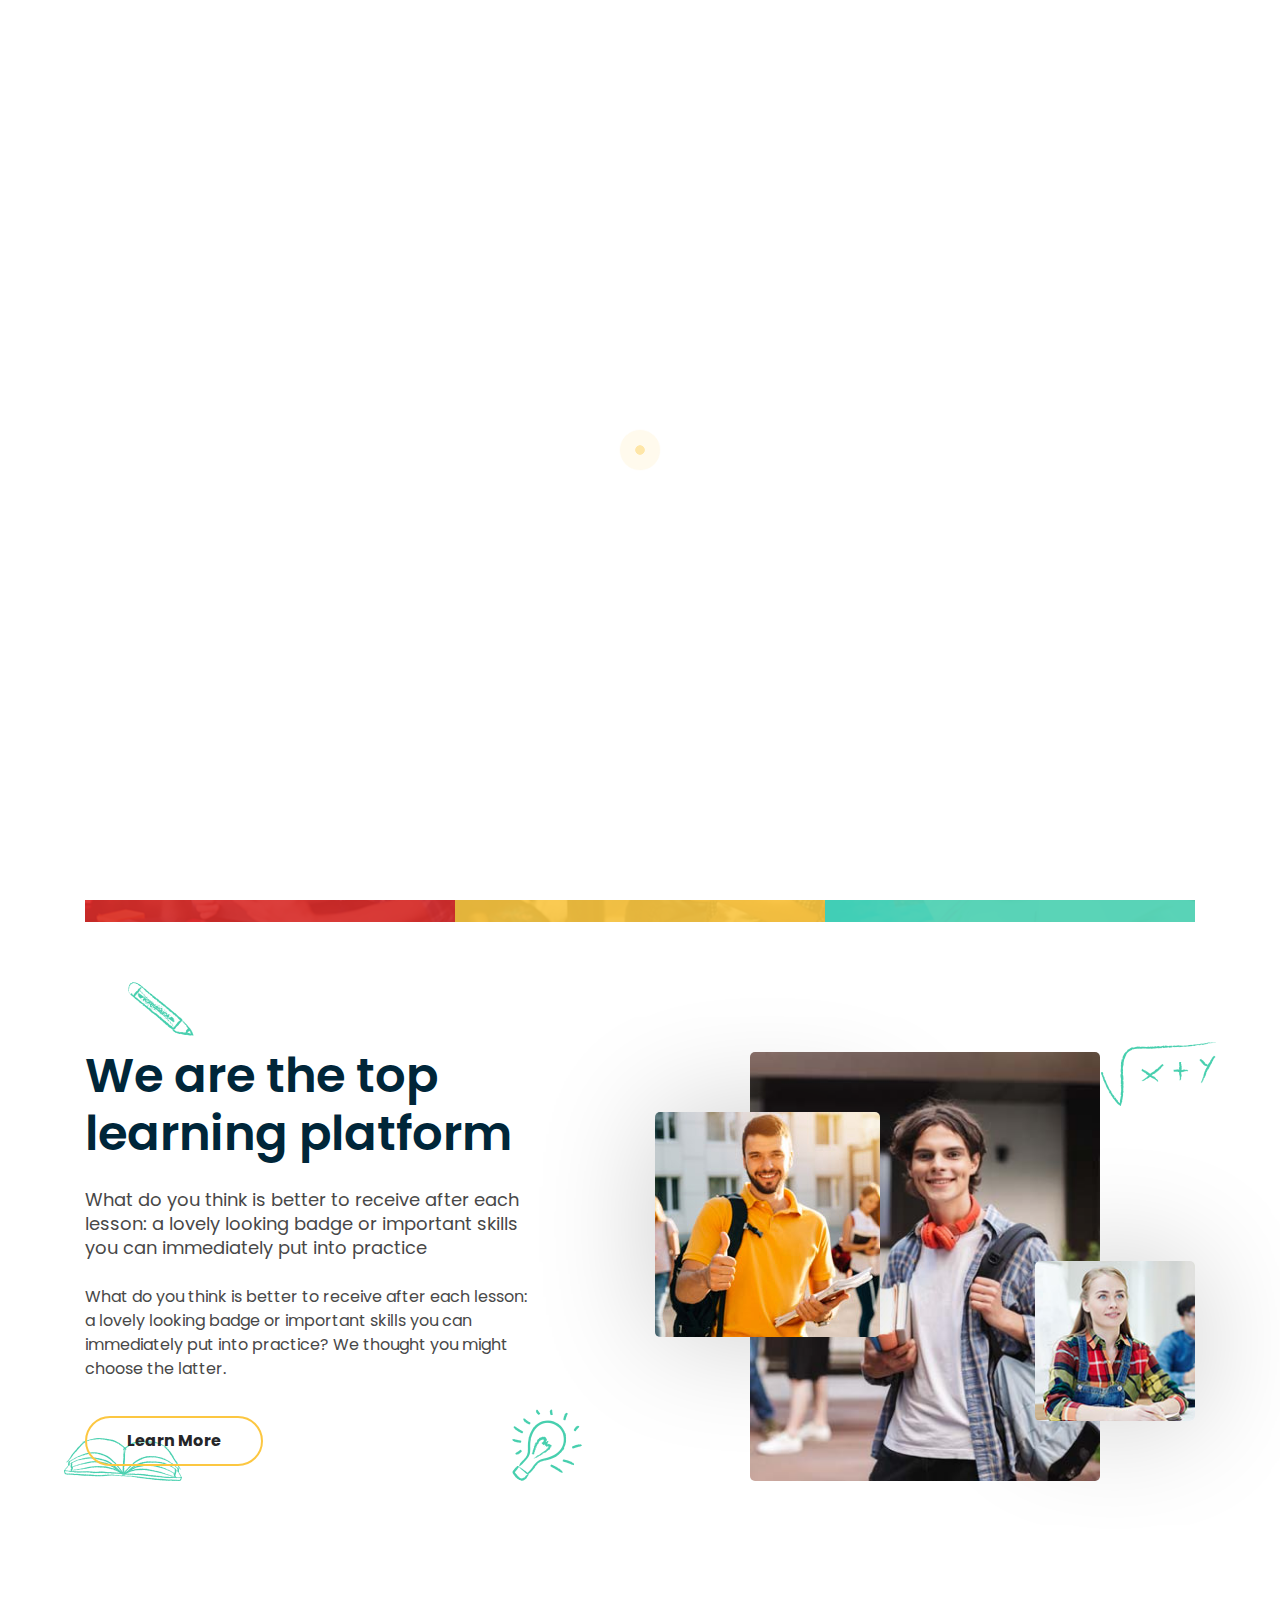
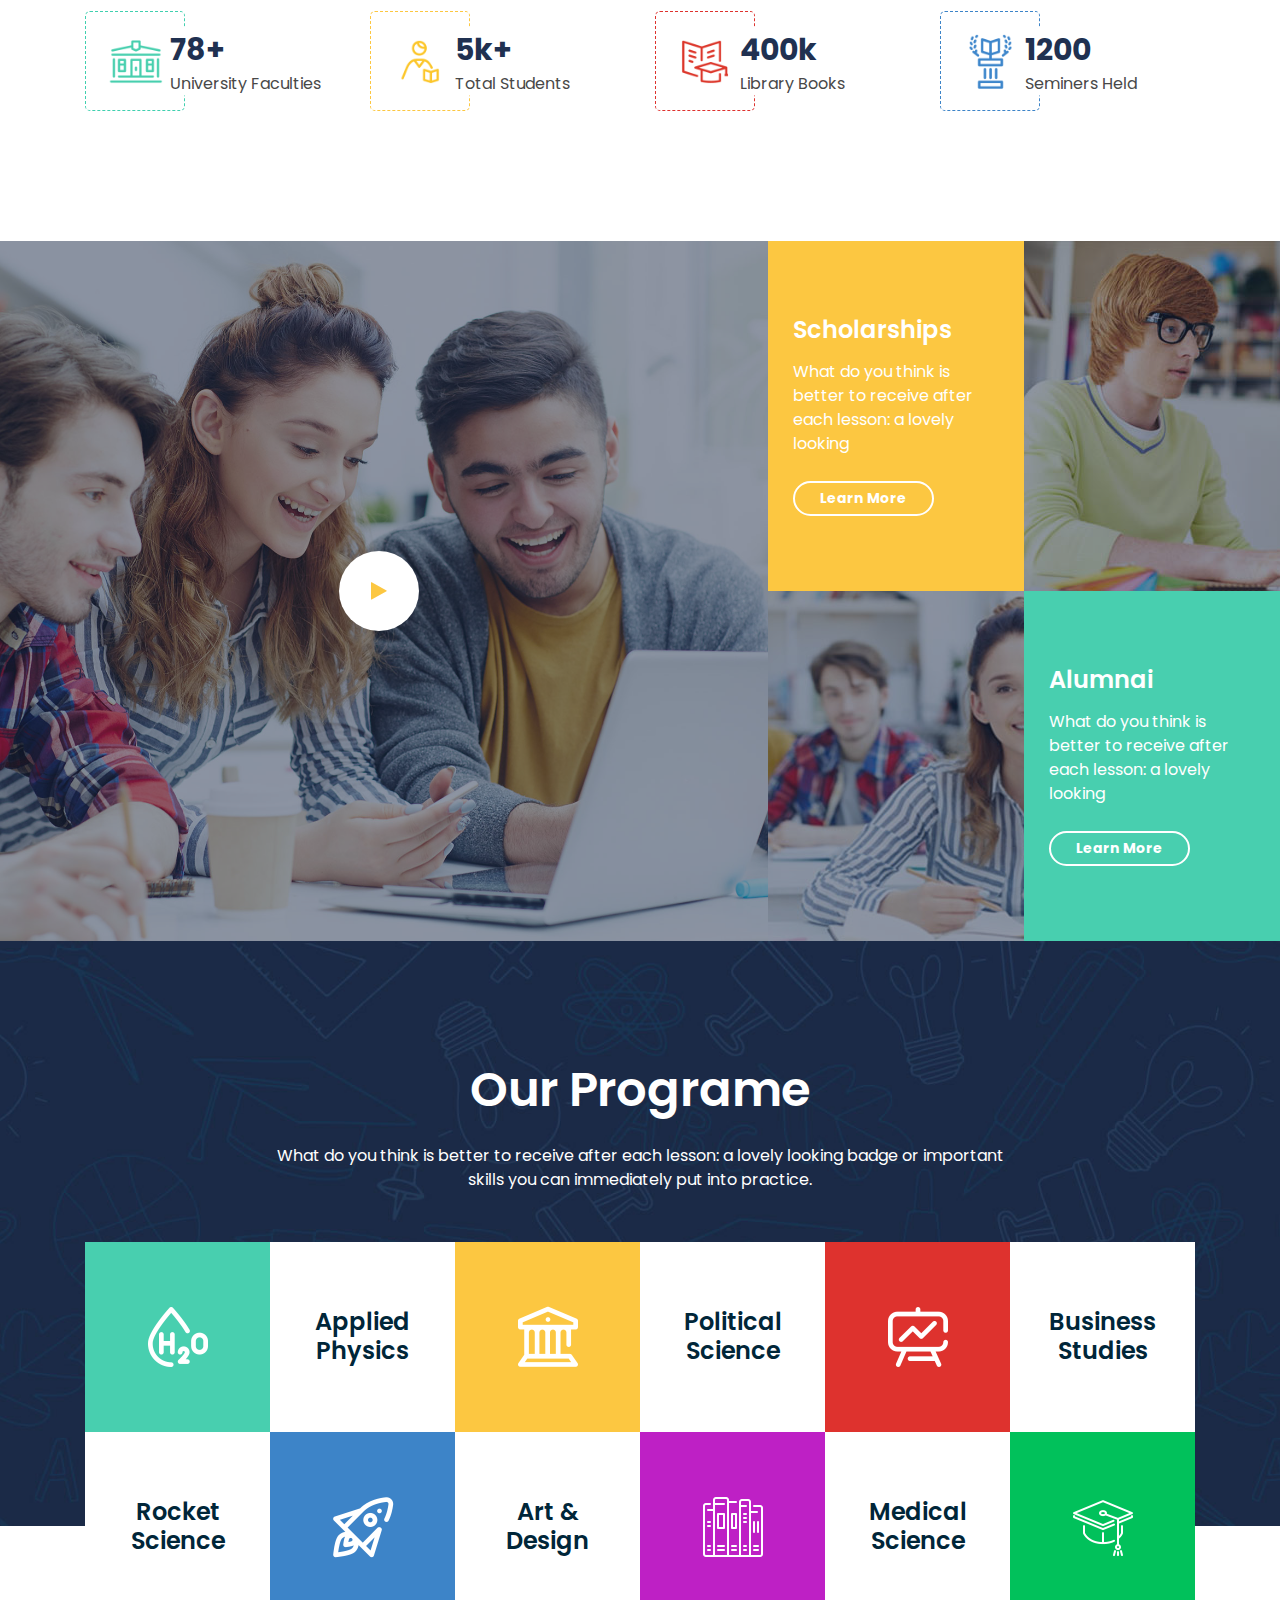
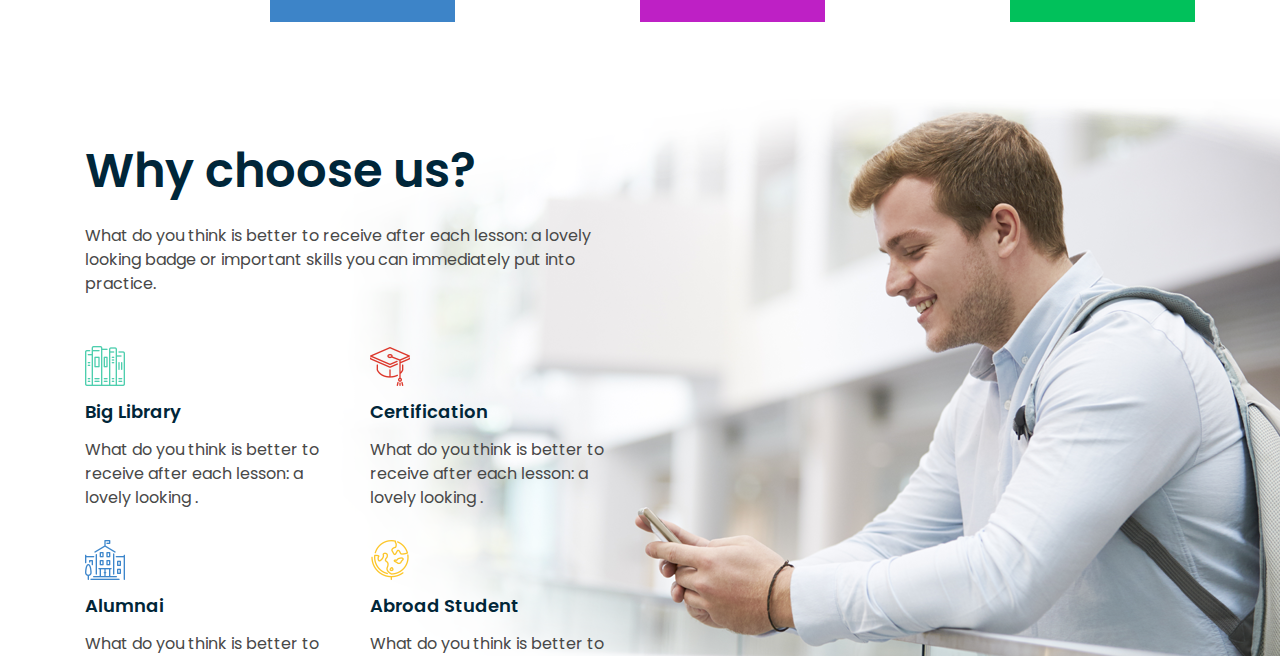
<file: index.html>
<html xmlns="http://www.w3.org/1999/xhtml" lang="en">

<head>
	<meta http-equiv="Content-Type" content="text/html; charset=utf-8" />
	<meta name="description" content="HTTrack is an easy-to-use website mirror utility. It allows you to download a World Wide website from the Internet to a local directory,building recursively all structures, getting html, images, and other files from the server to your computer. Links are rebuiltrelatively so that you can freely browse to the local site (works with any browser). You can mirror several sites together so that you can jump from one toanother. You can, also, update an existing mirror site, or resume an interrupted download. The robot is fully configurable, with an integrated help" />
	<meta name="keywords" content="httrack, HTTRACK, HTTrack, winhttrack, WINHTTRACK, WinHTTrack, offline browser, web mirror utility, aspirateur web, surf offline, web capture, www mirror utility, browse offline, local  site builder, website mirroring, aspirateur www, internet grabber, capture de site web, internet tool, hors connexion, unix, dos, windows 95, windows 98, solaris, ibm580, AIX 4.0, HTS, HTGet, web aspirator, web aspirateur, libre, GPL, GNU, free software" />
	<title>Local index - HTTrack Website Copier</title>
  <!-- Mirror and index made by HTTrack Website Copier/3.49-2 [XR&CO'2014] -->
	<style type="text/css">
	<!--

body {
	margin: 0;  padding: 0;  margin-bottom: 15px;  margin-top: 8px;
	background: #77b;
}
body, td {
	font: 14px "Trebuchet MS", Verdana, Arial, Helvetica, sans-serif;
	}

#subTitle {
	background: #000;  color: #fff;  padding: 4px;  font-weight: bold; 
	}

#siteNavigation a, #siteNavigation .current {
	font-weight: bold;  color: #448;
	}
#siteNavigation a:link    { text-decoration: none; }
#siteNavigation a:visited { text-decoration: none; }

#siteNavigation .current { background-color: #ccd; }

#siteNavigation a:hover   { text-decoration: none;  background-color: #fff;  color: #000; }
#siteNavigation a:active  { text-decoration: none;  background-color: #ccc; }


a:link    { text-decoration: underline;  color: #00f; }
a:visited { text-decoration: underline;  color: #000; }
a:hover   { text-decoration: underline;  color: #c00; }
a:active  { text-decoration: underline; }

#pageContent {
	clear: both;
	border-bottom: 6px solid #000;
	padding: 10px;  padding-top: 20px;
	line-height: 1.65em;
	background-image: url(backblue.gif);
	background-repeat: no-repeat;
	background-position: top right;
	}

#pageContent, #siteNavigation {
	background-color: #ccd;
	}


.imgLeft  { float: left;   margin-right: 10px;  margin-bottom: 10px; }
.imgRight { float: right;  margin-left: 10px;   margin-bottom: 10px; }

hr { height: 1px;  color: #000;  background-color: #000;  margin-bottom: 15px; }

h1 { margin: 0;  font-weight: bold;  font-size: 2em; }
h2 { margin: 0;  font-weight: bold;  font-size: 1.6em; }
h3 { margin: 0;  font-weight: bold;  font-size: 1.3em; }
h4 { margin: 0;  font-weight: bold;  font-size: 1.18em; }

.blak { background-color: #000; }
.hide { display: none; }
.tableWidth { min-width: 400px; }

.tblRegular       { border-collapse: collapse; }
.tblRegular td    { padding: 6px;  background-image: url(fade.gif);  border: 2px solid #99c; }
.tblHeaderColor, .tblHeaderColor td { background: #99c; }
.tblNoBorder td   { border: 0; }


// -->
</style>

</head>

<table width="76%" border="0" align="center" cellspacing="0" cellpadding="3" class="tableWidth">
	<tr>
	<td id="subTitle">HTTrack Website Copier - Open Source offline browser</td>
	</tr>
</table>
<table width="76%" border="0" align="center" cellspacing="0" cellpadding="0" class="tableWidth">
<tr class="blak">
<td>
	<table width="100%" border="0" align="center" cellspacing="1" cellpadding="0">
	<tr>
	<td colspan="6"> 
		<table width="100%" border="0" align="center" cellspacing="0" cellpadding="10">
		<tr> 
		<td id="pageContent"> 
<!-- ==================== End prologue ==================== -->

	<meta name="generator" content="HTTrack Website Copier/3.x">
	<TITLE>Local index - HTTrack</TITLE>
</HEAD>
<BODY>
<H1 ALIGN=Center>Index of locally available sites:</H1>
	<TABLE BORDER="0" WIDTH="100%" CELLSPACING="1" CELLPADDING="0">
		<TR>
			<TD BACKGROUND="fade.gif">
				&middot;
					<A HREF="raistheme.com/html/edustdy/edustdy/index.html">
						raistheme.com/html/edustdy/edustdy/index.html
					</A>		
			</TD>
		</TR>
	</TABLE>
	<BR>
	<BR>
	<BR>
  	<H6 ALIGN="RIGHT">
	<I>Mirror and index made by HTTrack Website Copier [XR&amp;CO'2008]</I>
	</H6>
	<!-- Mirror and index made by HTTrack Website Copier/3.49-2 [XR&CO'2014] -->
	<!-- Thanks for using HTTrack Website Copier! -->
	<meta HTTP-EQUIV="Refresh" CONTENT="0; URL=raistheme.com/html/edustdy/edustdy/index.html">


<!-- ==================== Start epilogue ==================== -->
		</td>
		</tr>
		</table>
	</td>
	</tr>
	</table>
</td>
</tr>
</table>

<table width="76%" border="0" align="center" valign="bottom" cellspacing="0" cellpadding="0">
	<tr>
	<td id="footer"><small>&copy; 2008 Xavier Roche & other contributors - Web Design: Leto Kauler.</small></td>
	</tr>
</table>

</body>

</html>
</file>
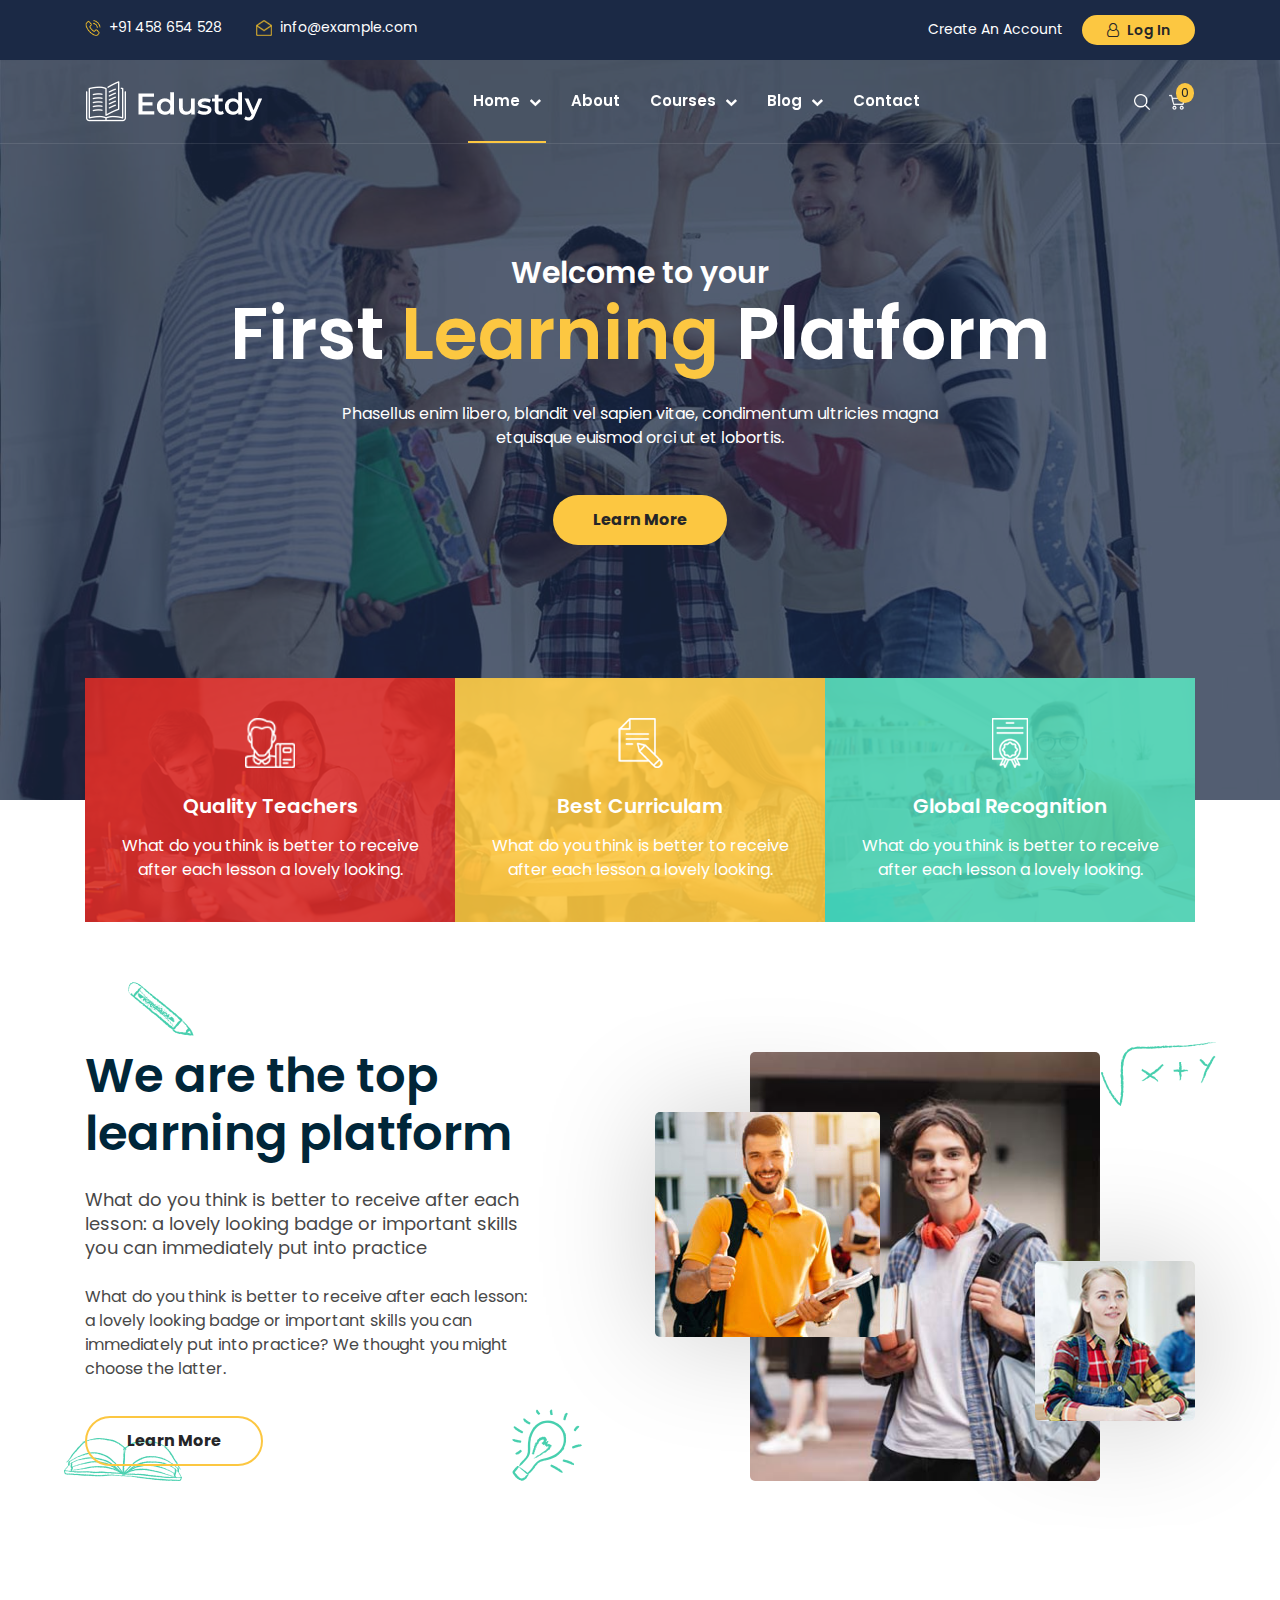
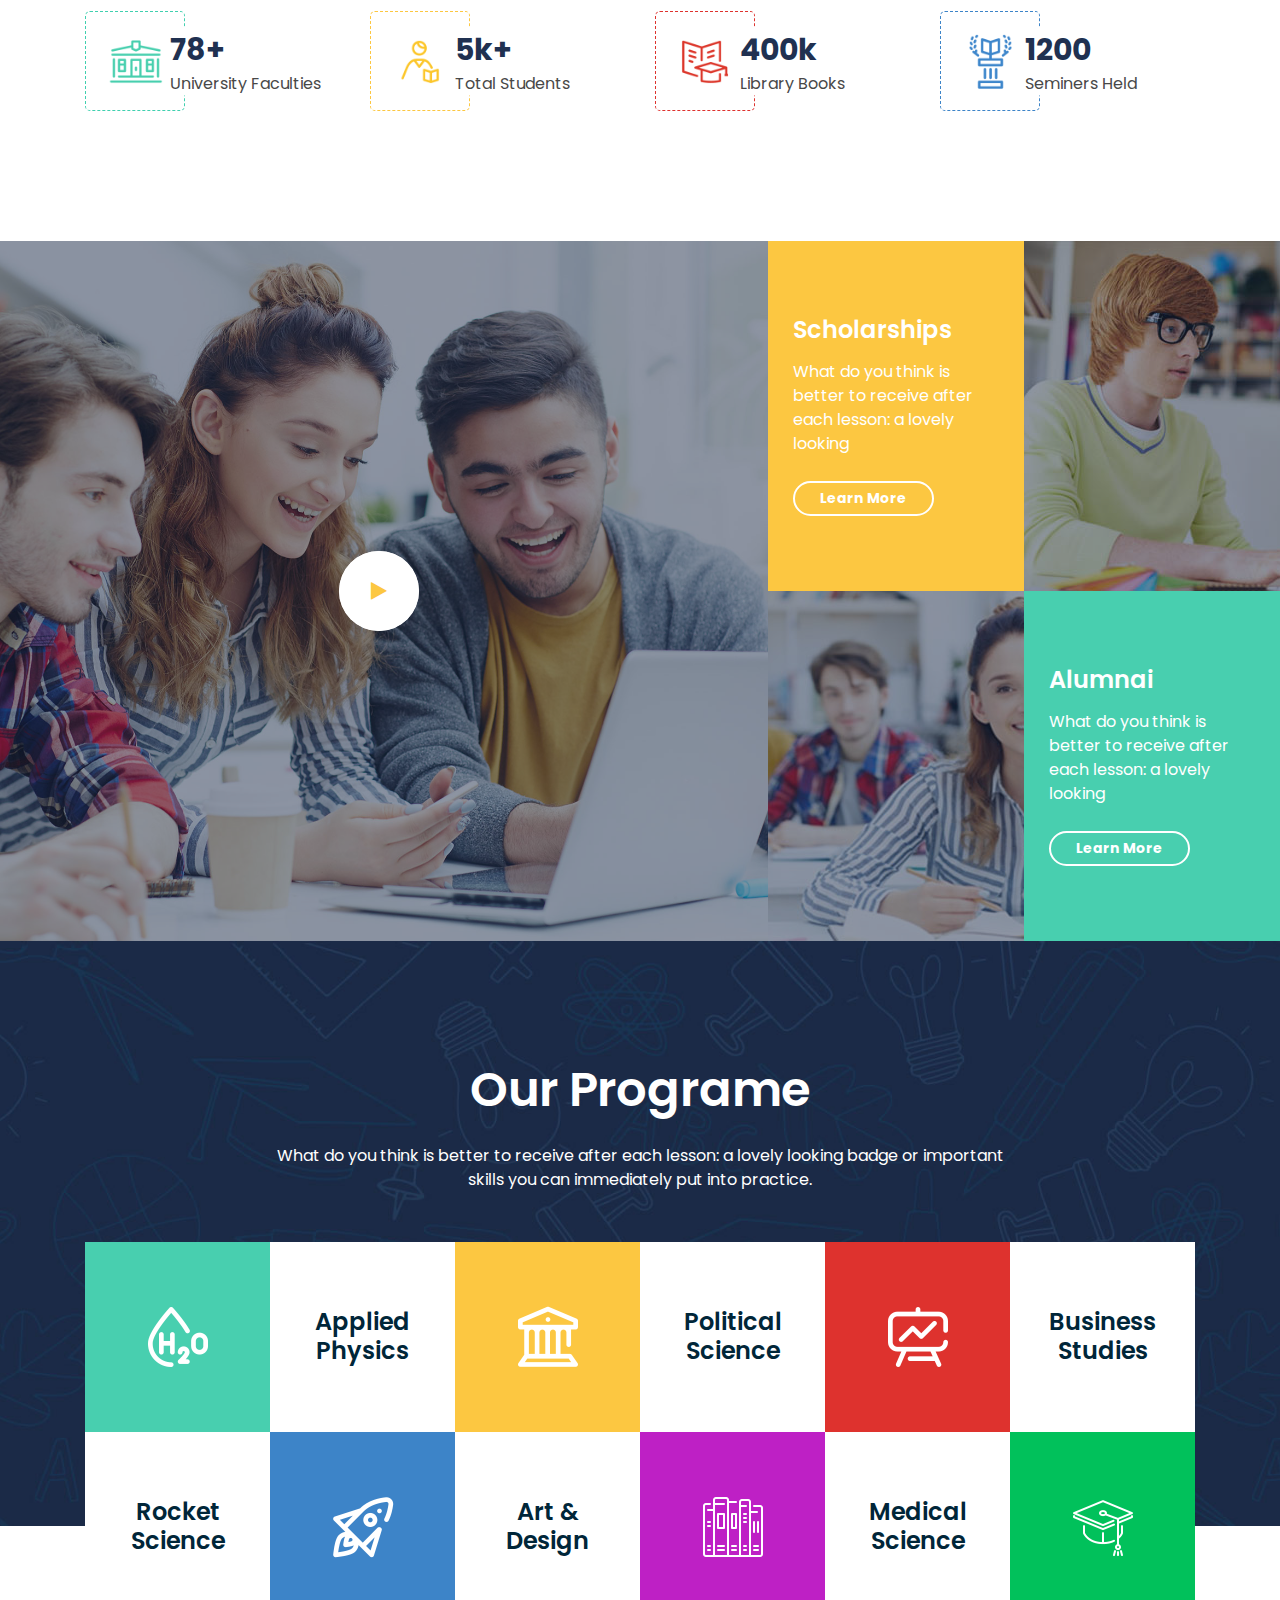
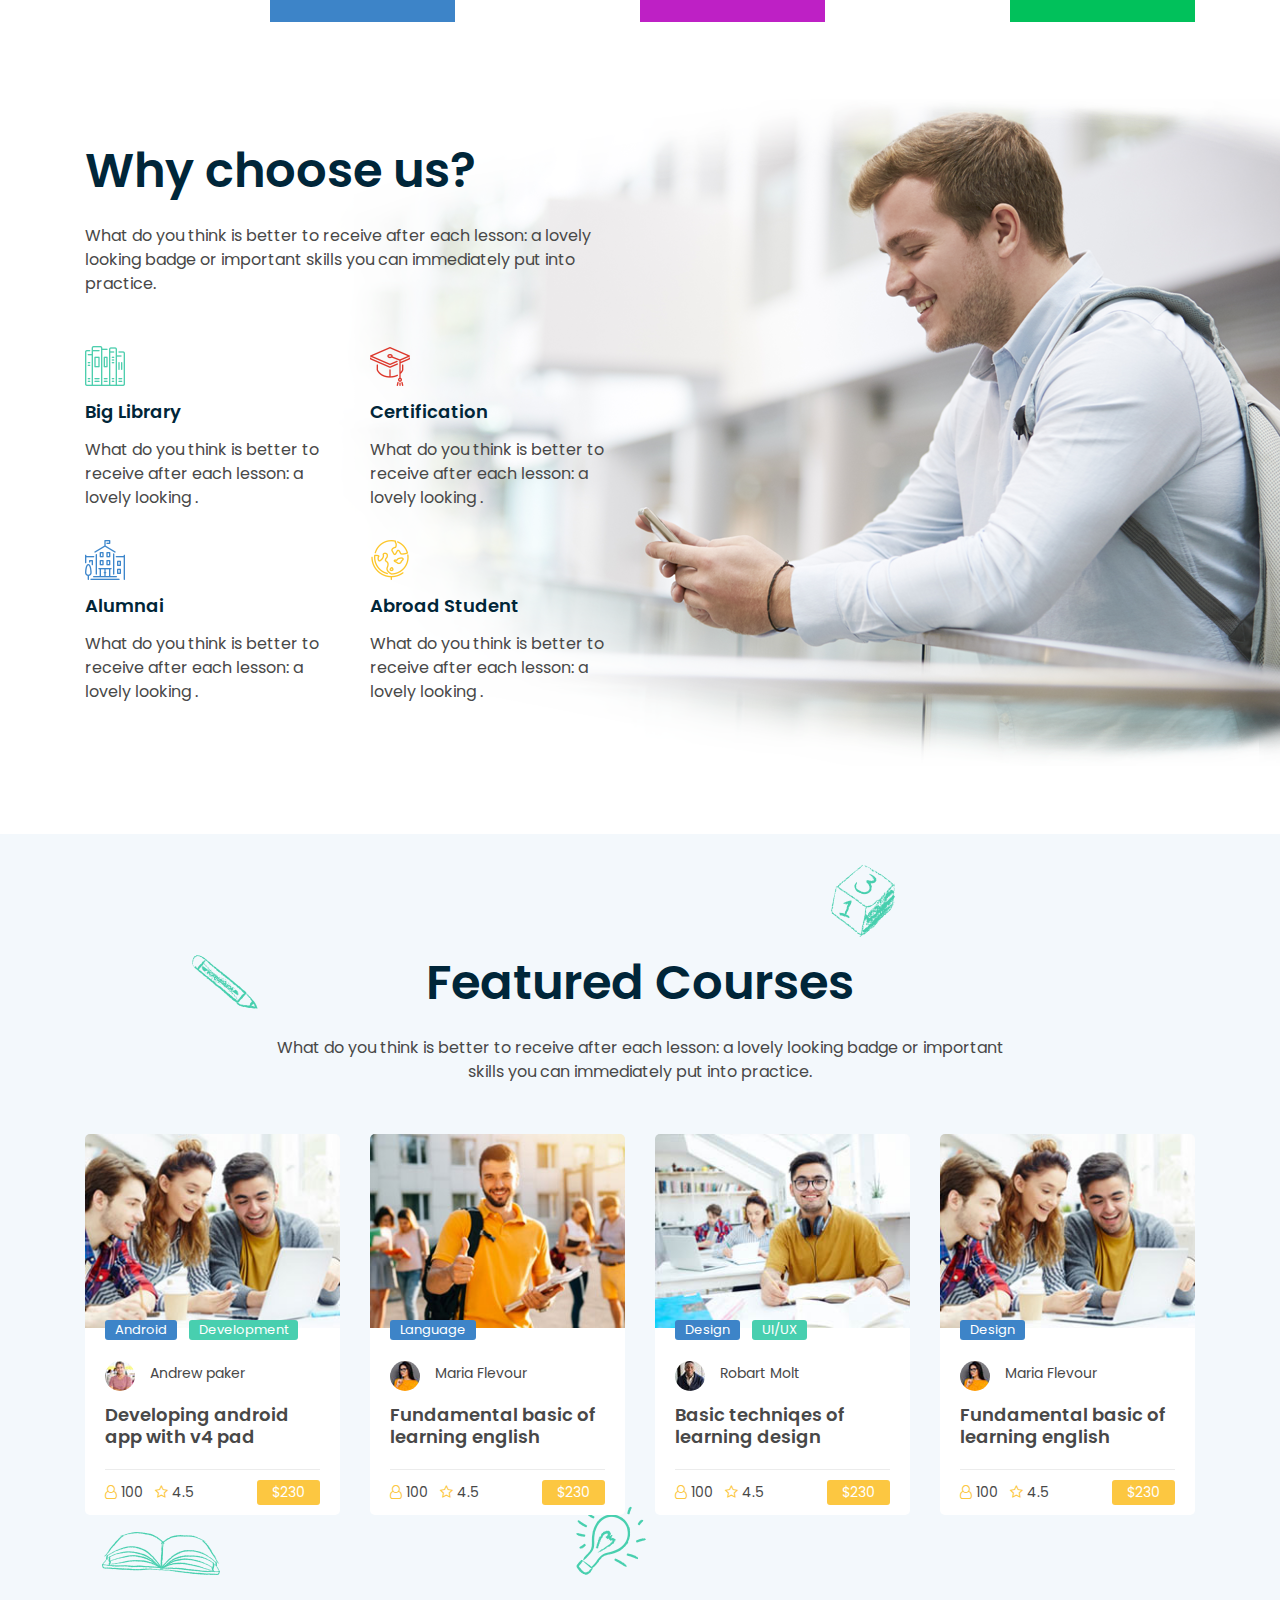
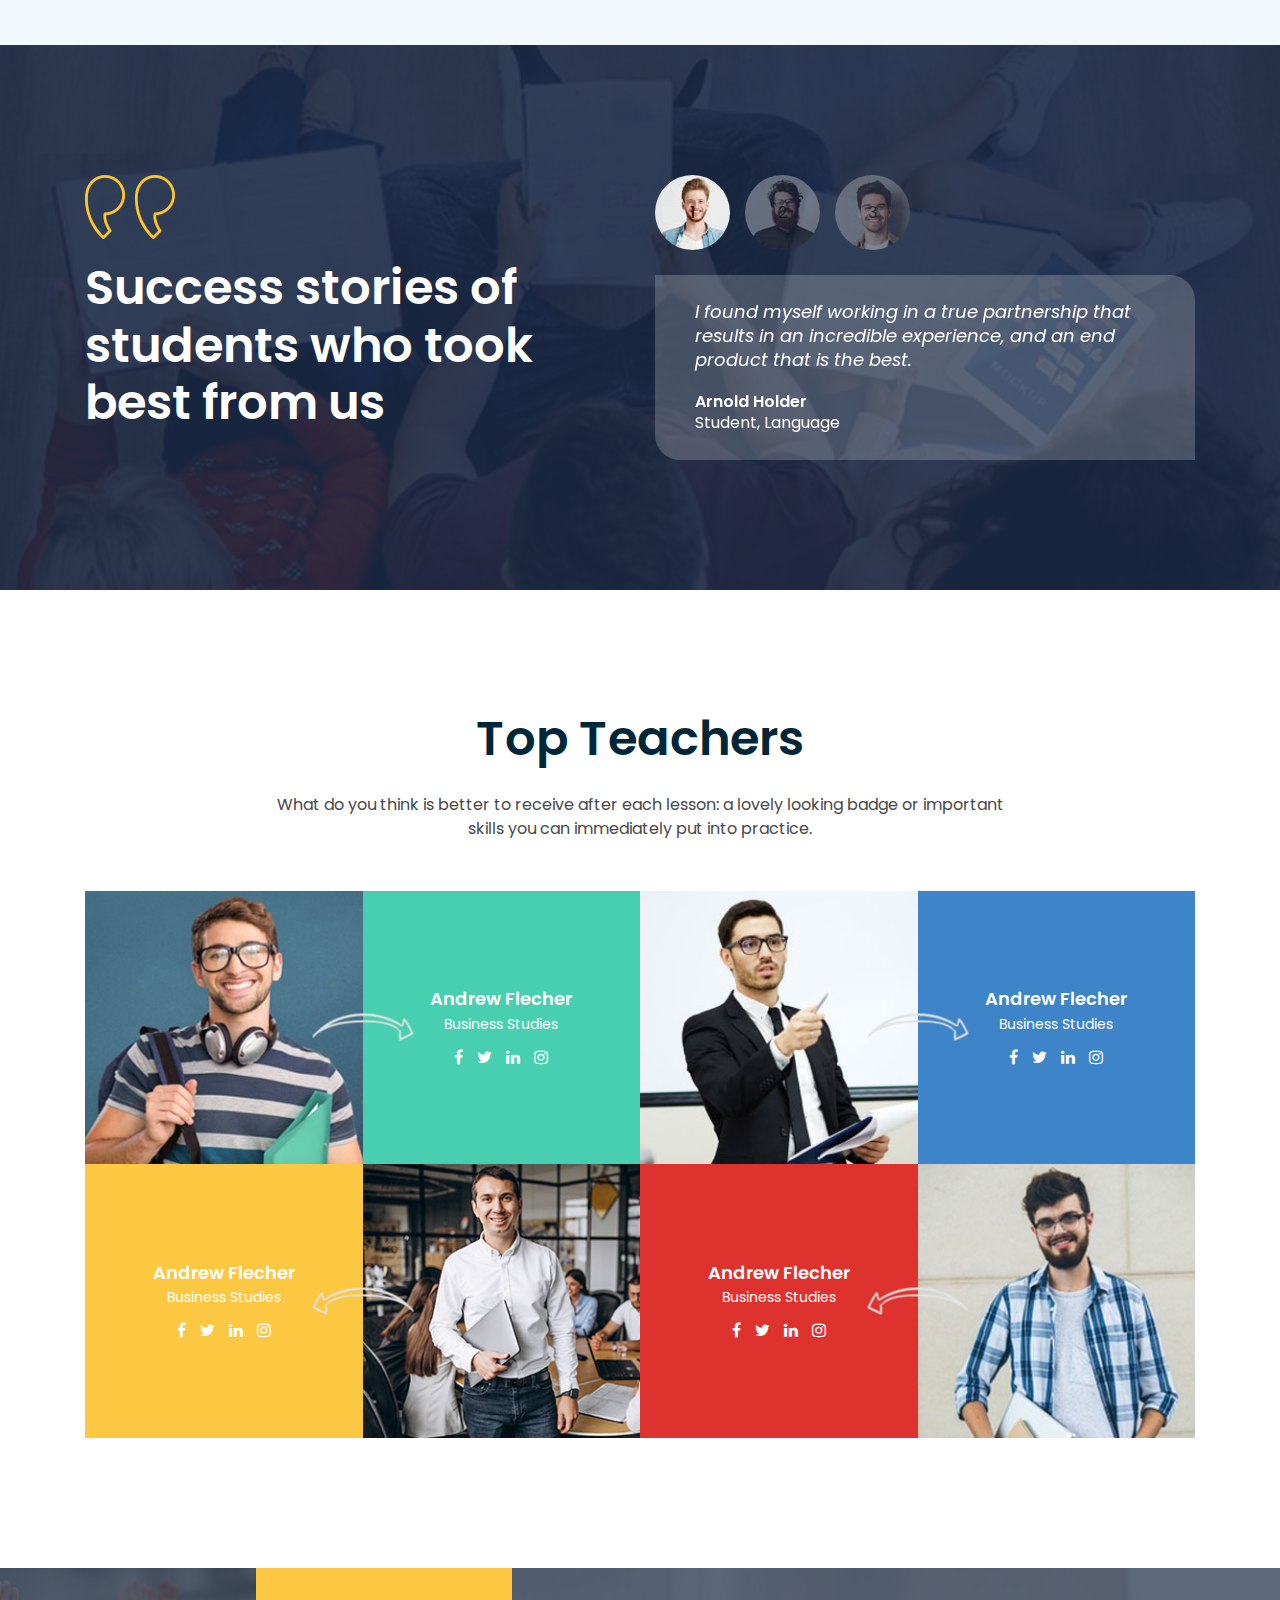
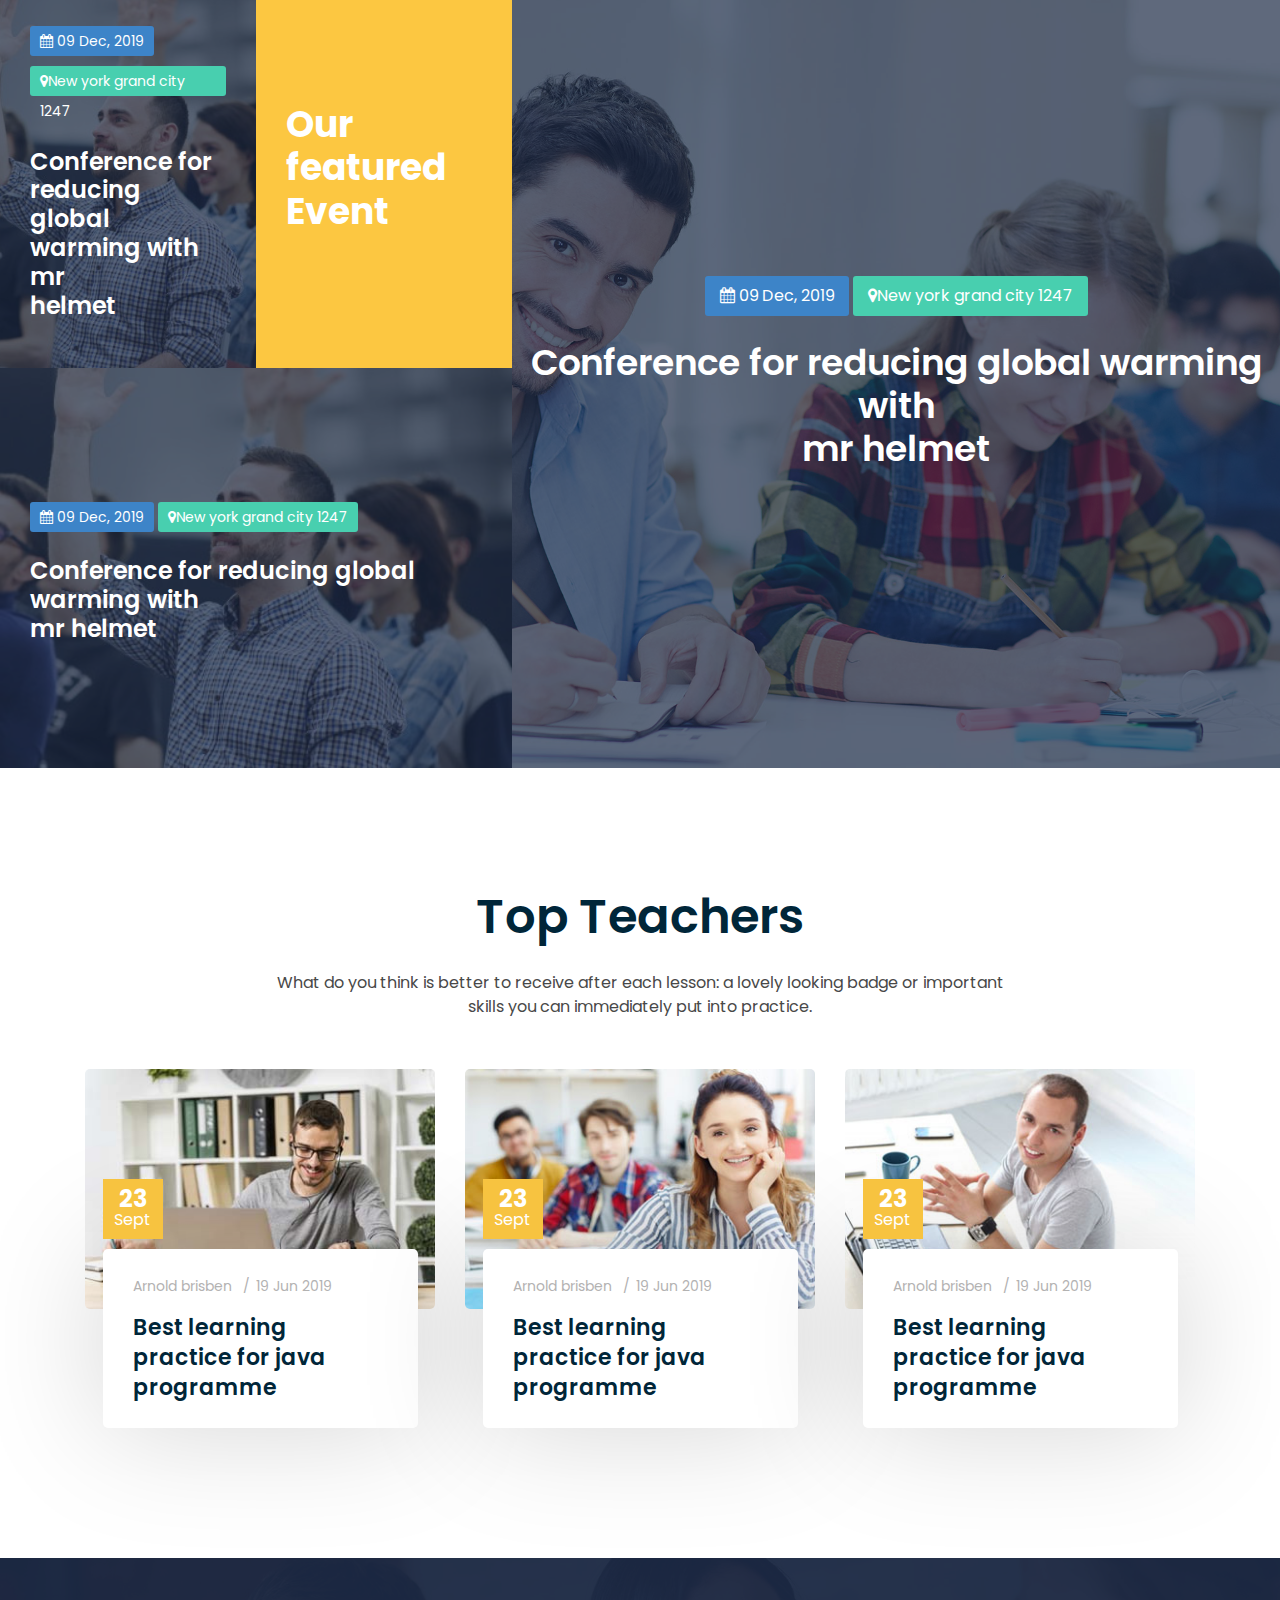
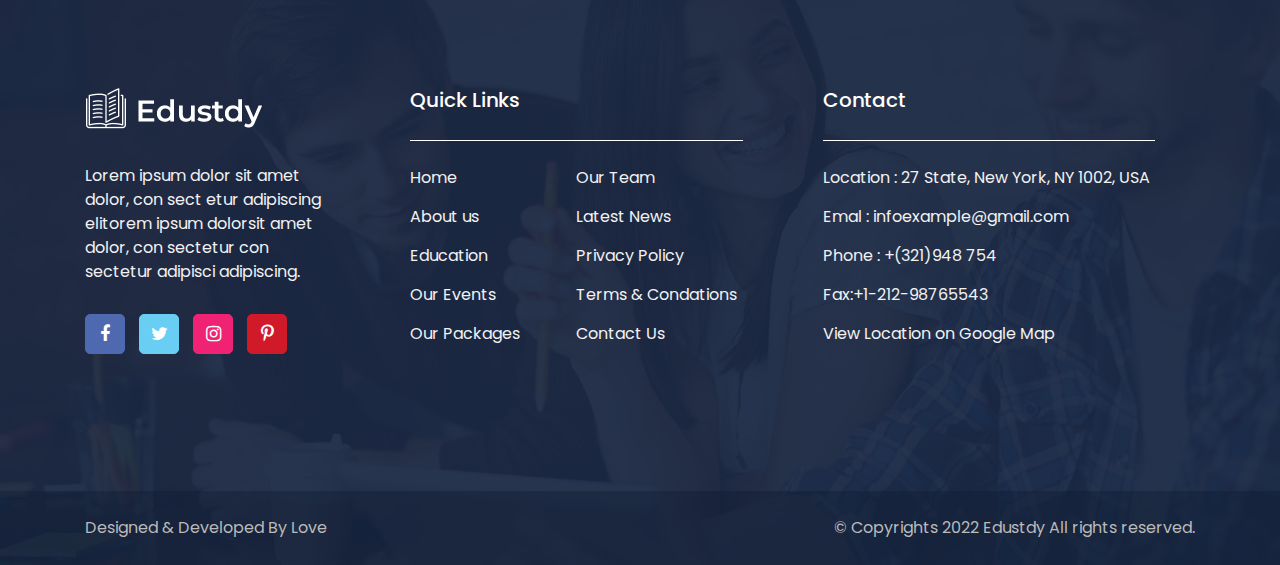
<file: raistheme.com/html/edustdy/edustdy/index.html>
<!doctype html>
<html lang="en">


<!-- Mirrored from raistheme.com/html/edustdy/edustdy/index.html by HTTrack Website Copier/3.x [XR&CO'2014], Thu, 21 May 2020 13:43:06 GMT -->
<head>

    <!--====== Required meta tags ======-->
    <meta charset="utf-8">
    <meta http-equiv="x-ua-compatible" content="ie=edge">
    <meta name="description" content="">
    <meta name="viewport" content="width=device-width, initial-scale=1, shrink-to-fit=no">

    <!--====== Title ======-->
    <title>Edustdy – Education Html Template</title>

    <!--====== Favicon Icon ======-->
    <link rel="shortcut icon" href="assets/images/favicon.png" type="image/png">

    <!--====== Bootstrap css ======-->
    <link rel="stylesheet" href="assets/css/bootstrap.min.css">

    <!--====== Animate css ======-->
    <link rel="stylesheet" href="assets/css/animate.css">

    <!--====== Fontawesome css ======-->
    <link rel="stylesheet" href="assets/css/font-awesome.min.css">

    <!--====== Magnific Popup css ======-->
    <link rel="stylesheet" href="assets/css/magnific-popup.css">

    <!--====== Nice Select css ======-->
    <link rel="stylesheet" href="assets/css/nice-select.css">

    <!--====== Slick css ======-->
    <link rel="stylesheet" href="assets/css/slick.css">

    <!--====== Default css ======-->
    <link rel="stylesheet" href="assets/css/default.css">

    <!--====== Style css ======-->
    <link rel="stylesheet" href="assets/css/style.css">

    <!--====== Responsive css ======-->
    <link rel="stylesheet" href="assets/css/responsive.css">


</head>

<body>
    
    <!--====== PRELOADER PART START ======-->

    <div id="preloader">
        <div class="preloader">
            <span></span>
            <span></span>
        </div>
    </div>

    <!--====== PRELOADER PART ENDS ======-->

    <!--====== Header PART START ======-->

    <section class="header_area">
        <div class="header_top">
            <div class="container">
                <div class="header_top_wrapper d-flex justify-content-center justify-content-md-between">
                    <div class="header_top_info d-none d-md-block">
                        <ul>
                            <li><img src="assets/images/call.png" alt="call"><a href="#">+91 458 654 528</a></li>
                            <li><img src="assets/images/mail.png" alt="mail"><a href="#">info@example.com</a></li>
                        </ul>
                    </div>
                    <div class="header_top_login">
                        <ul>
                            <li><a href="#">Create An Account</a></li>
                            <li><a class="main-btn" href="#"><i class="fa fa-user-o"></i> Log In</a></li>
                        </ul>
                    </div>
                </div>
            </div>
        </div>

        <div class="header_menu">
            <div class="container">
                <nav class="navbar navbar-expand-lg">
                    <a class="navbar-brand" href="index.html">
                        <img src="assets/images/logo.png" alt="logo">
                    </a>
                    
                    <button class="navbar-toggler" type="button" data-toggle="collapse" data-target="#navbarSupportedContent" aria-controls="navbarSupportedContent" aria-expanded="false" aria-label="Toggle navigation">
                        <span class="toggler-icon"></span>
                        <span class="toggler-icon"></span>
                        <span class="toggler-icon"></span>
                    </button>

                    <div class="collapse navbar-collapse sub-menu-bar" id="navbarSupportedContent">
                        <ul class="navbar-nav m-auto">
                            <li>
                                <a class="active" href="index.html">Home <i class="fa fa-chevron-down"></i></a>
                                
                                <ul class="sub-menu">
                                    <li><a class="active" href="index.html">Home 01</a></li>
                                    <li><a href="index-2.html">Home 02</a></li>
                                    <li><a href="index-3.html">Home 03</a></li>
                                    <li><a href="index-4.html">Home 04</a></li>
                                </ul>
                            </li>
                            <li>
                                <a href="about.html">About</a>
                            </li>
                            <li>
                                <a href="courses.html">Courses <i class="fa fa-chevron-down"></i></a>
                                
                                <ul class="sub-menu">
                                    <li><a href="courses.html">Courses</a></li>
                                    <li><a href="courses-details.html">Courses Details</a></li>
                                </ul>
                            </li>
                            <li>
                                <a href="blog.html">Blog <i class="fa fa-chevron-down"></i></a>
                                
                                <ul class="sub-menu">
                                    <li><a href="blog.html">Blog</a></li>
                                    <li><a href="blog-details.html">Blog Details</a></li>
                                </ul>
                            </li>
                            <li>
                                <a href="contact.html">Contact</a>
                            </li>
                        </ul>
                    </div>
                    
                    <div class="navbar_meta">
                        <ul>
                            <li>
                                <a id="search" href="#"><img src="assets/images/search.png" alt="search"></a>
                                <div class="search_bar">
                                    <input type="text" placeholder="Search">
                                    <button><i class="fa fa-search"></i></button>
                                </div>
                            </li>
                            <li><a href="#"><img src="assets/images/cart.png" alt="cart"> <span>0</span></a></li>
                        </ul>
                    </div>
                </nav>
            </div>
        </div>
    </section>

    <!--====== Header PART ENDS ======-->

    <!--====== Slider PART START ======-->

    <section class="slider_area slider-active">
        <div class="single_slider bg_cover d-flex align-items-center" style="background-image: url(assets/images/slider-1.jpg)">
            <div class="container">
                <div class="row">
                    <div class="col-lg-12">
                        <div class="slider_content text-center">
                            <h4 class="sub_title" data-animation="fadeInUp" data-delay="0.2s">Welcome to your </h4>
                            <h2 class="main_title" data-animation="fadeInUp" data-delay="0.5s">First <span>Learning</span> Platform</h2>
                            <p data-animation="fadeInUp" data-delay="0.8s">Phasellus enim libero, blandit vel sapien vitae, condimentum ultricies magna <br> etquisque euismod orci ut et lobortis.</p>
                            <a class="main-btn" href="#" data-animation="fadeInUp" data-delay="1.1s">Learn More</a>
                        </div>
                    </div>
                </div>
            </div>
        </div>
        <div class="single_slider bg_cover d-flex align-items-center" style="background-image: url(assets/images/slider-3.jpg)">
            <div class="container">
                <div class="row">
                    <div class="col-lg-12">
                        <div class="slider_content text-center">
                            <h4 class="sub_title" data-animation="fadeInUp" data-delay="0.2s">Welcome to your </h4>
                            <h2 class="main_title" data-animation="fadeInUp" data-delay="0.5s">First <span>Learning</span> Platform</h2>
                            <p data-animation="fadeInUp" data-delay="0.8s">Phasellus enim libero, blandit vel sapien vitae, condimentum ultricies magna <br> etquisque euismod orci ut et lobortis.</p>
                            <a class="main-btn" href="#" data-animation="fadeInUp" data-delay="1.1s">Learn More</a>
                        </div>
                    </div>
                </div>
            </div>
        </div>
    </section>

    <!--====== Slider PART ENDS ======-->

    <!--====== Features PART START ======-->

    <section class="features_area ">
        <div class="container">
            <div class="features_wrapper">
                <div class="row no-gutters">
                    <div class="col-md-4 features_col">
                        <div class="single_features text-center">
                            <div class="features_icon">
                                <img src="assets/images/f-icon-1.png" alt="Icon">
                            </div>
                            <div class="features_content">
                                <h4 class="features_title"><a href="#">Quality Teachers</a></h4>
                                <p>What do you think is better to receive after each lesson a lovely looking.</p>
                            </div>
                        </div>
                    </div>
                    <div class="col-md-4 features_col">
                        <div class="single_features text-center">
                            <div class="features_icon">
                                <img src="assets/images/f-icon-2.png" alt="Icon">
                            </div>
                            <div class="features_content">
                                <h4 class="features_title"><a href="#">Best Curriculam</a></h4>
                                <p>What do you think is better to receive after each lesson a lovely looking.</p>
                            </div>
                        </div>
                    </div>
                    <div class="col-md-4 features_col">
                        <div class="single_features text-center">
                            <div class="features_icon">
                                <img src="assets/images/f-icon-3.png" alt="Icon">
                            </div>
                            <div class="features_content">
                                <h4 class="features_title"><a href="#">Global Recognition</a></h4>
                                <p>What do you think is better to receive after each lesson a lovely looking.</p>
                            </div>
                        </div>
                    </div>
                </div>
            </div>
        </div>
    </section>

    <!--====== Features PART ENDS ======-->

    <!--====== About PART START ======-->

    <section class="about_area pt-80">
        <img class="shap_1" src="assets/images/shape/shape-1.png" alt="shape">
        <img class="shap_2" src="assets/images/shape/shape-2.png" alt="shape">
        <img class="shap_3" src="assets/images/shape/shape-3.png" alt="shape">
        <img class="shap_4" src="assets/images/shape/shape-4.png" alt="shape">
        
        <div class="container">
            <div class="row">
                <div class="col-lg-6">
                    <div class="about_content mt-45">
                        <h3 class="about_title">We are the top learning platform</h3>
                        <p class="text">What do you think is better to receive after each lesson: a lovely looking badge or important skills you can immediately put into practice</p>
                        <p>What do you think is better to receive after each lesson: a lovely looking badge or important skills you can immediately put into practice? We thought you might choose the latter.</p>
                        <a href="#" class="main-btn">Learn More</a>
                    </div>
                </div>
                <div class="col-lg-6">
                    <div class="about_image mt-50">
                        <img src="assets/images/about-1.jpg" alt="about" class="about_image-1">
                        <img src="assets/images/about-2.jpg" alt="about" class="about_image-2">
                        <img src="assets/images/about-3.jpg" alt="about" class="about_image-3">
                    </div>
                </div>
            </div>
        </div>
    </section>

    <!--====== About PART ENDS ======-->

    <!--====== Counter PART START ======-->

    <section class="counter_area pt-80 pb-130">
        <div class="container">
            <div class="row counter_wrapper">
                <div class="col-lg-3 col-sm-6 counter_col">
                    <div class="single_counter text-center mt-50">
                        <div class="counter_icon">
                            <div class="icon_wrapper">
                                <img src="assets/images/count_icon-1.png" alt="Icon">
                            </div>
                        </div>
                        <div class="counter_content">
                            <span class="cont"><span class="counter">78</span>+</span>
                            <p>University  Faculties</p>
                        </div>
                    </div>
                </div>
                <div class="col-lg-3 col-sm-6 counter_col">
                    <div class="single_counter text-center mt-50">
                        <div class="counter_icon">
                            <div class="icon_wrapper">
                                <img src="assets/images/count_icon-2.png" alt="Icon">
                            </div>
                        </div>
                        <div class="counter_content">
                            <span class="cont"><span class="counter">5</span>k+</span>
                            <p>Total Students</p>
                        </div>
                    </div>
                </div>
                <div class="col-lg-3 col-sm-6 counter_col">
                    <div class="single_counter text-center mt-50">
                        <div class="counter_icon">
                            <div class="icon_wrapper">
                                <img src="assets/images/count_icon-3.png" alt="Icon">
                            </div>
                        </div>
                        <div class="counter_content">
                            <span class="cont"><span class="counter">400</span>k</span>
                            <p>Library Books</p>
                        </div>
                    </div>
                </div>
                <div class="col-lg-3 col-sm-6 counter_col">
                    <div class="single_counter text-center mt-50">
                        <div class="counter_icon">
                            <div class="icon_wrapper">
                                <img src="assets/images/count_icon-4.png" alt="Icon">
                            </div>
                        </div>
                        <div class="counter_content">
                            <span class="cont"><span class="counter">1200</span></span>
                            <p>Seminers Held</p>
                        </div>
                    </div>
                </div>
            </div>
        </div>
    </section>

    <!--====== Counter PART ENDS ======-->

    <!--====== About 2 PART START ======-->

    <section class="about_area_2 d-flex flex-wrap ">
        <div class="about_video bg_cover" style="background-image: url(assets/images/about_bg.jpg)">
            <div class="video">
                <a class="video_play" href="#"><i class="fa fa-play"></i></a>
            </div>
        </div>
        
        <div class="about_content_2">
            <div class="single_about_2 d-flex flex-wrap">
                <div class="about_2_content">
                    <div class="about_2_content_wrapper">
                        <h4 class="title"><a href="#">Scholarships</a></h4>
                        <p>What do you think is better to receive after each lesson: a lovely looking </p>
                        <a href="#" class="main-btn">Learn More</a>
                    </div>
                </div>
                <div class="about_2_image bg_cover" style="background-image: url(assets/images/about-4.jpg)"></div>
            </div>
            
            <div class="single_about_2 d-flex flex-wrap">
                <div class="about_2_content order-md-last">
                    <div class="about_2_content_wrapper">
                        <h4 class="title"><a href="#">Alumnai</a></h4>
                        <p>What do you think is better to receive after each lesson: a lovely looking </p>
                        <a href="#" class="main-btn">Learn More</a>
                    </div>
                </div>
                <div class="about_2_image bg_cover order-md-first" style="background-image: url(assets/images/about-5.jpg)"></div>
            </div>
        </div>
    </section>

    <!--====== About 2 PART ENDS ======-->

    <!--====== Program PART START ======-->

    <section class="program_area pt-120">
        <div class="container">
            <div class="row justify-content-center">
                <div class="col-lg-8">
                    <div class="section_title section_title_2 text-center pb-50">
                        <h3 class="main_title">Our Programe</h3>
                        <p>What do you think is better to receive after each lesson: a lovely looking badge or important skills you can immediately put into practice.</p>
                    </div>
                </div>
            </div>
            <div class="row no-gutters program_wrapper">
                <div class="col-lg-4 col-md-6 program_col">
                    <div class="single_program program_color-1 d-flex flex-wrap">
                        <div class="program_icon">
                            <div class="icon_wrapper">
                                <img src="assets/images/p-icon-1.png" alt="Icon">
                            </div>
                        </div>
                        <div class="program_content">
                            <div class="content_wrapper">
                                <h5 class="title"><a href="#">Applied <br> Physics</a></h5>
                            </div>
                        </div>
                    </div>
                </div>
                <div class="col-lg-4 col-md-6 program_col">
                    <div class="single_program program_color-2 d-flex flex-wrap program_4">
                        <div class="program_icon">
                            <div class="icon_wrapper">
                                <img src="assets/images/p-icon-2.png" alt="Icon">
                            </div>
                        </div>
                        <div class="program_content">
                            <div class="content_wrapper">
                                <h5 class="title"><a href="#">Political <br> Science</a></h5>
                            </div>
                        </div>
                    </div>
                </div>
                <div class="col-lg-4 col-md-6 program_col">
                    <div class="single_program program_color-3 d-flex flex-wrap program_3">
                        <div class="program_icon">
                            <div class="icon_wrapper">
                                <img src="assets/images/p-icon-3.png" alt="Icon">
                            </div>
                        </div>
                        <div class="program_content">
                            <div class="content_wrapper">
                                <h5 class="title"><a href="#">Business <br> Studies</a></h5>
                            </div>
                        </div>
                    </div>
                </div>
                <div class="col-lg-4 col-md-6 program_col">
                    <div class="single_program program_color-4 d-flex flex-wrap program_2 program_3 program_4">
                        <div class="program_icon">
                            <div class="icon_wrapper">
                                <img src="assets/images/p-icon-4.png" alt="Icon">
                            </div>
                        </div>
                        <div class="program_content">
                            <div class="content_wrapper">
                                <h5 class="title"><a href="#">Rocket <br> Science</a></h5>
                            </div>
                        </div>
                    </div>
                </div>
                <div class="col-lg-4 col-md-6 program_col">
                    <div class="single_program program_color-5 d-flex flex-wrap program_2">
                        <div class="program_icon">
                            <div class="icon_wrapper">
                                <img src="assets/images/p-icon-5.png" alt="Icon">
                            </div>
                        </div>
                        <div class="program_content">
                            <div class="content_wrapper">
                                <h5 class="title"><a href="#">Art & <br> Design</a></h5>
                            </div>
                        </div>
                    </div>
                </div>
                <div class="col-lg-4 col-md-6 program_col">
                    <div class="single_program program_color-6 d-flex flex-wrap program_2 program_4">
                        <div class="program_icon">
                            <div class="icon_wrapper">
                                <img src="assets/images/p-icon-6.png" alt="Icon">
                            </div>
                        </div>
                        <div class="program_content">
                            <div class="content_wrapper">
                                <h5 class="title"><a href="#">Medical <br> Science</a></h5>
                            </div>
                        </div>
                    </div>
                </div>
            </div>
        </div>
    </section>

    <!--====== Program PART ENDS ======-->

    <!--====== Why Choose Us PART START ======-->

    <section class="why_choose_area pt-120 pb-130">
        <div class="container">
            <div class="row">
                <div class="col-lg-6">
                    <div class="why_choose_content">
                        <div class="section_title pb-20">
                            <h3 class="main_title">Why choose us?</h3>
                            <p>What do you think is better to receive after each lesson: a lovely looking badge or important skills you can immediately put into practice.</p>
                        </div>
                        <div class="row">
                            <div class="col-sm-6 choose_col">
                                <div class="single_choose mt-30">
                                    <div class="choose_icon">
                                        <img src="assets/images/choose_icon-1.png" alt="Icon">
                                    </div>
                                    <div class="choose_content">
                                        <h5 class="title"><a href="#">Big Library</a></h5>
                                        <p>What do you think is better to receive after each lesson: a lovely looking .</p>
                                    </div>
                                </div>
                            </div>
                            <div class="col-sm-6 choose_col">
                                <div class="single_choose mt-30">
                                    <div class="choose_icon">
                                        <img src="assets/images/choose_icon-2.png" alt="Icon">
                                    </div>
                                    <div class="choose_content">
                                        <h5 class="title"><a href="#">Certification</a></h5>
                                        <p>What do you think is better to receive after each lesson: a lovely looking .</p>
                                    </div>
                                </div>
                            </div>
                            <div class="col-sm-6 choose_col">
                                <div class="single_choose mt-30">
                                    <div class="choose_icon">
                                        <img src="assets/images/choose_icon-3.png" alt="Icon">
                                    </div>
                                    <div class="choose_content">
                                        <h5 class="title"><a href="#">Alumnai</a></h5>
                                        <p>What do you think is better to receive after each lesson: a lovely looking .</p>
                                    </div>
                                </div>
                            </div>
                            <div class="col-sm-6 choose_col">
                                <div class="single_choose mt-30">
                                    <div class="choose_icon">
                                        <img src="assets/images/choose_icon-4.png" alt="Icon">
                                    </div>
                                    <div class="choose_content">
                                        <h5 class="title"><a href="#">Abroad Student</a></h5>
                                        <p>What do you think is better to receive after each lesson: a lovely looking .</p>
                                    </div>
                                </div>
                            </div>
                        </div>
                    </div>
                </div>
            </div>
        </div>
        <div class="why_choose_image d-none d-lg-table">
            <div class="image">
                <img src="assets/images/choose_bg.png" alt="">
            </div>
        </div>
    </section>

    <!--====== Why Choose Us PART ENDS ======-->

    <!--====== Courses PART START ======-->

    <section class="courses_area courses_bg pt-120 pb-130">
        
        <img class="shape-1" src="assets/images/shape/shape-1.png" alt="shape">
        <img class="shape-2" src="assets/images/shape/shape-2.png" alt="shape">
        <img class="shape-3" src="assets/images/shape/shape-3.png" alt="shape">
        <img class="shape-4" src="assets/images/shape/shape-4.png" alt="shape">
        <img class="shape-5" src="assets/images/shape/shape-5.png" alt="shape">
        
        <div class="container">
            <div class="row justify-content-center">
                <div class="col-lg-8">
                    <div class="section_title text-center pb-20">
                        <h3 class="main_title">Featured Courses</h3>
                        <p>What do you think is better to receive after each lesson: a lovely looking badge or important skills you can immediately put into practice.</p>
                    </div>
                </div>
            </div>
            <div class="row">
                <div class="col-lg-3 col-sm-6">
                    <div class="single_courses mt-30">
                        <div class="courses_image">
                            <img src="assets/images/courses-1.jpg" alt="courses">
                        </div>
                        <div class="courses_content">
                            <ul class="tag">
                                <li><a href="#">Android</a></li>
                                <li><a href="#">Development</a></li>
                            </ul>
                            <div class="courses_author d-flex">
                                <div class="author_image">
                                    <img src="assets/images/author-1.jpg" alt="author">
                                </div>
                                <div class="author_name media-body">
                                    <a href="#">Andrew paker</a>
                                </div>
                            </div>
                            <h4 class="title"><a href="#">Developing android app with v4 pad </a></h4>
                            <div class="meta d-flex justify-content-between">
                                <ul>
                                    <li><a href="#"><i class="fa fa-user-o"></i> 100</a></li>
                                    <li><a href="#"><i class="fa fa-star-o"></i> 4.5</a></li>
                                </ul>
                                <span>$230</span>
                            </div>
                        </div>
                    </div>
                </div>
                <div class="col-lg-3 col-sm-6">
                    <div class="single_courses mt-30">
                        <div class="courses_image">
                            <img src="assets/images/courses-2.jpg" alt="courses">
                        </div>
                        <div class="courses_content">
                            <ul class="tag">
                                <li><a href="#">Language</a></li>
                            </ul>
                            <div class="courses_author d-flex">
                                <div class="author_image">
                                    <img src="assets/images/author-2.jpg" alt="author">
                                </div>
                                <div class="author_name media-body">
                                    <a href="#">Maria Flevour</a>
                                </div>
                            </div>
                            <h4 class="title"><a href="#">Fundamental basic of learning english </a></h4>
                            <div class="meta d-flex justify-content-between">
                                <ul>
                                    <li><a href="#"><i class="fa fa-user-o"></i> 100</a></li>
                                    <li><a href="#"><i class="fa fa-star-o"></i> 4.5</a></li>
                                </ul>
                                <span>$230</span>
                            </div>
                        </div>
                    </div>
                </div>
                <div class="col-lg-3 col-sm-6">
                    <div class="single_courses mt-30">
                        <div class="courses_image">
                            <img src="assets/images/courses-3.jpg" alt="courses">
                        </div>
                        <div class="courses_content">
                            <ul class="tag">
                                <li><a href="#">Design</a></li>
                                <li><a href="#">UI/UX</a></li>
                            </ul>
                            <div class="courses_author d-flex">
                                <div class="author_image">
                                    <img src="assets/images/author-3.jpg" alt="author">
                                </div>
                                <div class="author_name media-body">
                                    <a href="#">Robart Molt</a>
                                </div>
                            </div>
                            <h4 class="title"><a href="#">Basic techniqes of learning design </a></h4>
                            <div class="meta d-flex justify-content-between">
                                <ul>
                                    <li><a href="#"><i class="fa fa-user-o"></i> 100</a></li>
                                    <li><a href="#"><i class="fa fa-star-o"></i> 4.5</a></li>
                                </ul>
                                <span>$230</span>
                            </div>
                        </div>
                    </div>
                </div>
                <div class="col-lg-3 col-sm-6">
                    <div class="single_courses mt-30">
                        <div class="courses_image">
                            <img src="assets/images/courses-1.jpg" alt="courses">
                        </div>
                        <div class="courses_content">
                            <ul class="tag">
                                <li><a href="#">Design</a></li>
                            </ul>
                            <div class="courses_author d-flex">
                                <div class="author_image">
                                    <img src="assets/images/author-2.jpg" alt="author">
                                </div>
                                <div class="author_name media-body">
                                    <a href="#">Maria Flevour</a>
                                </div>
                            </div>
                            <h4 class="title"><a href="#">Fundamental basic of learning english </a></h4>
                            <div class="meta d-flex justify-content-between">
                                <ul>
                                    <li><a href="#"><i class="fa fa-user-o"></i> 100</a></li>
                                    <li><a href="#"><i class="fa fa-star-o"></i> 4.5</a></li>
                                </ul>
                                <span>$230</span>
                            </div>
                        </div>
                    </div>
                </div>
            </div>
        </div>
    </section>

    <!--====== Courses PART ENDS ======-->

    <!--====== Testimonial PART START ======-->

    <section class="testimonial_area pt-80 pb-130 bg_cover" style="background-image: url(assets/images/testimonial_bg.jpg)">
        <div class="container">
            <div class="row">
                <div class="col-lg-6">
                    <div class="testimonial_title mt-50">
                        <img src="assets/images/quota.png" alt="quota">
                        <h2 class="title">Success stories of students who took best from us</h2>
                    </div>
                </div>
                <div class="col-lg-6">
                    <div class="testimonial_items mt-50">
                        <div class="single_testimonial">
                            <p>I found myself working in a true partnership that results in an incredible experience, and an end product that is the best. </p>
                            <h6 class="name">Arnold Holder</h6>
                            <span>Student, Language</span>
                        </div>
                        
                        <div class="single_testimonial">
                            <p>I found myself working in a true partnership that results in an incredible experience, and an end product that is the best. </p>
                            <h6 class="name">Arnold Holder</h6>
                            <span>Student, Language</span>
                        </div>
                        
                        <div class="single_testimonial">
                            <p>I found myself working in a true partnership that results in an incredible experience, and an end product that is the best. </p>
                            <h6 class="name">Arnold Holder</h6>
                            <span>Student, Language</span>
                        </div>
                    </div>
                </div>
            </div>
        </div>
    </section>

    <!--====== Testimonial PART ENDS ======-->

    <!--====== Team PART START ======-->

    <section class="team_area pt-120 pb-130">
        <div class="container">
            <div class="row justify-content-center">
                <div class="col-lg-8">
                    <div class="section_title text-center pb-50">
                        <h3 class="main_title">Top Teachers</h3>
                        <p>What do you think is better to receive after each lesson: a lovely looking badge or important skills you can immediately put into practice.</p>
                    </div>
                </div>
            </div>
            <div class="row no-gutters">
                <div class="col-lg-6 team_col_1">
                    <div class="single_team d-sm-flex flex-wrap align-items-center">
                        <img class="team_arrow" src="assets/images/left.png" alt="left">
                        <div class="team_image">
                            <img src="assets/images/team-1.jpg" alt="team">
                        </div>
                        <div class="team_content">
                            <div class="team_content_wrapper">
                                <h4 class="title"><a href="#">Andrew Flecher</a></h4>
                                <span>Business Studies</span>
                                <ul class="social">
                                    <li><a href="#"><i class="fa fa-facebook-f"></i></a></li>
                                    <li><a href="#"><i class="fa fa-twitter"></i></a></li>
                                    <li><a href="#"><i class="fa fa-linkedin"></i></a></li>
                                    <li><a href="#"><i class="fa fa-instagram"></i></a></li>
                                </ul>
                            </div>
                        </div>
                    </div>
                    <div class="single_team d-sm-flex flex-wrap align-items-center flex-row-reverse">
                        <img class="team_arrow" src="assets/images/right.png" alt="left">
                        <div class="team_image">
                            <img src="assets/images/team-3.jpg" alt="team">
                        </div>
                        <div class="team_content">
                            <div class="team_content_wrapper">
                                <h4 class="title"><a href="#">Andrew Flecher</a></h4>
                                <span>Business Studies</span>
                                <ul class="social">
                                    <li><a href="#"><i class="fa fa-facebook-f"></i></a></li>
                                    <li><a href="#"><i class="fa fa-twitter"></i></a></li>
                                    <li><a href="#"><i class="fa fa-linkedin"></i></a></li>
                                    <li><a href="#"><i class="fa fa-instagram"></i></a></li>
                                </ul>
                            </div>
                        </div>
                    </div>
                </div>
                <div class="col-lg-6 team_col_2">
                    <div class="single_team d-sm-flex flex-wrap align-items-center">
                        <img class="team_arrow" src="assets/images/left.png" alt="left">
                        <div class="team_image">
                            <img src="assets/images/team-2.jpg" alt="team">
                        </div>
                        <div class="team_content">
                            <div class="team_content_wrapper">
                                <h4 class="title"><a href="#">Andrew Flecher</a></h4>
                                <span>Business Studies</span>
                                <ul class="social">
                                    <li><a href="#"><i class="fa fa-facebook-f"></i></a></li>
                                    <li><a href="#"><i class="fa fa-twitter"></i></a></li>
                                    <li><a href="#"><i class="fa fa-linkedin"></i></a></li>
                                    <li><a href="#"><i class="fa fa-instagram"></i></a></li>
                                </ul>
                            </div>
                        </div>
                    </div>
                    <div class="single_team d-sm-flex flex-wrap align-items-center flex-row-reverse">
                        <img class="team_arrow" src="assets/images/right.png" alt="left">
                        <div class="team_image">
                            <img src="assets/images/team-4.jpg" alt="team">
                        </div>
                        <div class="team_content">
                            <div class="team_content_wrapper">
                                <h4 class="title"><a href="#">Andrew Flecher</a></h4>
                                <span>Business Studies</span>
                                <ul class="social">
                                    <li><a href="#"><i class="fa fa-facebook-f"></i></a></li>
                                    <li><a href="#"><i class="fa fa-twitter"></i></a></li>
                                    <li><a href="#"><i class="fa fa-linkedin"></i></a></li>
                                    <li><a href="#"><i class="fa fa-instagram"></i></a></li>
                                </ul>
                            </div>
                        </div>
                    </div>
                </div>
            </div>
        </div>
    </section>

    <!--====== Team PART ENDS ======-->

    <!--====== Events PART START ======-->

    <section class="events_area d-flex flex-wrap">
        <div class="events_left">
            <div class="single_events d-flex flex-wrap">
                <div class="events_content bg_cover" style="background-image: url(assets/images/event-1.jpg)">
                    <div class="events_wrapper">
                        <ul class="events_meta">
                            <li><a class="color-1" href="#"><i class="fa fa-calendar"></i> 09 Dec, 2019</a></li>
                            <li><a class="color-2" href="#"><i class="fa fa-map-marker"></i>New york grand city 1247</a></li>
                        </ul>
                        <h4 class="events_title"><a href="#">Conference for reducing global warming with mr <br> helmet</a></h4>
                    </div>
                </div>
                <div class="events_content_title">
                    <div class="events_wrapper">
                        <h2 class="title">Our featured Event</h2>
                    </div>
                </div>
            </div>
            
            <div class="single_events d-flex flex-wrap">
                <div class="events_content events_content_2 bg_cover" style="background-image: url(assets/images/event-1.jpg)">
                    <div class="events_wrapper">
                        <ul class="events_meta">
                            <li><a class="color-1" href="#"><i class="fa fa-calendar"></i> 09 Dec, 2019</a></li>
                            <li><a class="color-2" href="#"><i class="fa fa-map-marker"></i>New york grand city 1247</a></li>
                        </ul>
                        <h4 class="events_title"><a href="#">Conference for reducing global warming with <br> mr helmet</a></h4>
                    </div>
                </div>
            </div>
        </div>
        <div class="events_right bg_cover" style="background-image: url(assets/images/event-3.jpg)">
            <div class="events_content_3 text-center">
                <div class="events_wrapper">
                    <ul class="events_meta">
                        <li><a class="color-1" href="#"><i class="fa fa-calendar"></i> 09 Dec, 2019</a></li>
                        <li><a class="color-2" href="#"><i class="fa fa-map-marker"></i>New york grand city 1247</a></li>
                    </ul>
                    <h4 class="events_title"><a href="#">Conference for reducing global warming with <br> mr helmet</a></h4>
                </div>
            </div>
        </div>
    </section>

    <!--====== Events PART ENDS ======-->

    <!--====== Blog PART START ======-->

    <section class="blog_area pt-120 pb-130">
        <div class="container">
            <div class="row justify-content-center">
                <div class="col-lg-8">
                    <div class="section_title text-center pb-20">
                        <h3 class="main_title">Top Teachers</h3>
                        <p>What do you think is better to receive after each lesson: a lovely looking badge or important skills you can immediately put into practice.</p>
                    </div>
                </div>
            </div>
            <div class="row justify-content-center">
                <div class="col-lg-4 col-md-7">
                    <div class="single_blog mt-30">
                        <div class="blog_image">
                            <img src="assets/images/blog-1.jpg" alt="blog">
                        </div>
                        <div class="blog_content">
                            <span class="date"><span>23</span>  Sept</span>
                            
                            <div class="blog_content_wrapper">
                                <ul class="blog_meta">
                                    <li><a href="#">Arnold brisben</a></li>
                                    <li><a href="#">19 Jun 2019</a></li>
                                </ul>
                                <h4 class="blog_title"><a href="#">Best learning practice for java programme</a></h4>
                            </div>
                        </div>
                    </div>
                </div>
                <div class="col-lg-4 col-md-7">
                    <div class="single_blog mt-30">
                        <div class="blog_image">
                            <img src="assets/images/blog-2.jpg" alt="blog">
                        </div>
                        <div class="blog_content">
                            <span class="date"><span>23</span>  Sept</span>
                            
                            <div class="blog_content_wrapper">
                                <ul class="blog_meta">
                                    <li><a href="#">Arnold brisben</a></li>
                                    <li><a href="#">19 Jun 2019</a></li>
                                </ul>
                                <h4 class="blog_title"><a href="#">Best learning practice for java programme</a></h4>
                            </div>
                        </div>
                    </div>
                </div>
                <div class="col-lg-4 col-md-7">
                    <div class="single_blog mt-30">
                        <div class="blog_image">
                            <img src="assets/images/blog-3.jpg" alt="blog">
                        </div>
                        <div class="blog_content">
                            <span class="date"><span>23</span>  Sept</span>
                            
                            <div class="blog_content_wrapper">
                                <ul class="blog_meta">
                                    <li><a href="#">Arnold brisben</a></li>
                                    <li><a href="#">19 Jun 2019</a></li>
                                </ul>
                                <h4 class="blog_title"><a href="#">Best learning practice for java programme</a></h4>
                            </div>
                        </div>
                    </div>
                </div>
            </div>
        </div>
    </section>

    <!--====== Blog PART ENDS ======-->

    <!--====== Footer PART START ======-->

    <footer class="footer_area bg_cover" style="background-image: url(assets/images/footer_bg.jpg)">
        <div class="footer_widget pt-80 pb-130">
            <div class="container">
                <div class="row">
                    <div class="col-lg-3 col-sm-6">
                        <div class="footer_about mt-50">
                            <a href="#"><img src="assets/images/logo.png" alt="logo"></a>
                            
                            <p>Lorem ipsum dolor sit amet dolor, con sect etur adipiscing elitorem ipsum dolorsit amet dolor, con sectetur con sectetur adipisci adipiscing.</p>
                            
                            <ul class="footer_social">
                                <li><a href="#"><i class="fa fa-facebook-f"></i></a></li>
                                <li><a href="#"><i class="fa fa-twitter"></i></a></li>
                                <li><a href="#"><i class="fa fa-instagram"></i></a></li>
                                <li><a href="#"><i class="fa fa-pinterest-p"></i></a></li>
                            </ul>
                        </div>
                    </div>
                    <div class="col-lg-9">
                        <div class="footer_widget_wrapper d-flex flex-wrap">
                            <div class="footer_link mt-50">
                                <h5 class="footer_title">Quick Links</h5>

                                <div class="footer_link_wrapper d-flex">
                                    <ul class="link">
                                        <li><a href="#">Home</a></li>
                                        <li><a href="#">About us</a></li>
                                        <li><a href="#">Education</a></li>
                                        <li><a href="#">Our Events</a></li>
                                        <li><a href="#">Our Packages</a></li>
                                    </ul>
                                    <ul class="link">
                                        <li><a href="#">Our Team</a></li>
                                        <li><a href="#">Latest News</a></li>
                                        <li><a href="#">Privacy Policy</a></li>
                                        <li><a href="#">Terms & Condations</a></li>
                                        <li><a href="#">Contact Us</a></li>
                                    </ul>
                                </div>
                            </div>

                            <div class="footer_contact mt-50">
                                <h5 class="footer_title">Contact</h5>
                                
                                <ul class="contact">
                                    <li>Location : 27 State, New York, NY 1002, USA</li>
                                    <li>Emal : infoexample@gmail.com</li>
                                    <li>Phone : +(321)948 754</li>
                                    <li>Fax:+1-212-98765543</li>
                                    <li><a href="#">View Location on Google Map</a></li>
                                    <li></li>
                                </ul>
                            </div>
                        </div>
                    </div>
                </div>
            </div>
        </div>
        
        <div class="footer_copyright">
            <div class="container">
                <div class="footer_copyright_wrapper text-center d-md-flex justify-content-between">
                    <div class="copyright">
                        <p>Designed & Developed By Love</p>
                    </div>
                    <div class="copyright">
                        <p>&copy; Copyrights 2022 Edustdy All rights reserved. </p>
                    </div>
                </div>
            </div>
        </div>
    </footer>

    <!--====== Footer PART ENDS ======-->
    
    <!--====== BACK TOP TOP PART START ======-->

    <a href="#" class="back-to-top"><i class="fa fa-chevron-up"></i></a>

    <!--====== BACK TOP TOP PART ENDS ======-->

    









    <!--====== jquery js ======-->
    <script src="assets/js/vendor/modernizr-3.6.0.min.js"></script>
    <script src="assets/js/vendor/jquery-1.12.4.min.js"></script>

    <!--====== Bootstrap js ======-->
    <script src="assets/js/bootstrap.min.js"></script>
    <script src="assets/js/popper.min.js"></script>

    <!--====== Slick js ======-->
    <script src="assets/js/slick.min.js"></script>

    <!--====== Magnific Popup js ======-->
    <script src="assets/js/jquery.magnific-popup.min.js"></script>

    <!--====== Counter Up js ======-->
    <script src="assets/js/waypoints.min.js"></script>
    <script src="assets/js/jquery.counterup.min.js"></script>

    <!--====== Nice Select js ======-->
    <script src="assets/js/jquery.nice-select.min.js"></script>
    
    <!--====== Count Down js ======-->
    <script src="assets/js/jquery.countdown.min.js"></script>
    
    <!--====== Appear js ======-->
    <script src="assets/js/jquery.appear.min.js"></script>

    <!--====== Main js ======-->
    <script src="assets/js/main.js"></script>










    <!--====== jquery js ======-->
    <script src="assets/js/vendor/modernizr-3.6.0.min.js"></script>
    <script src="assets/js/vendor/jquery-1.12.4.min.js"></script>

    <!--====== Bootstrap js ======-->
    <script src="assets/js/bootstrap.min.js"></script>
    <script src="assets/js/popper.min.js"></script>

    <!--====== Slick js ======-->
    <script src="assets/js/slick.min.js"></script>

    <!--====== Magnific Popup js ======-->
    <script src="assets/js/jquery.magnific-popup.min.js"></script>

    <!--====== Counter Up js ======-->
    <script src="assets/js/waypoints.min.js"></script>
    <script src="assets/js/jquery.counterup.min.js"></script>

    <!--====== Nice Select js ======-->
    <script src="assets/js/jquery.nice-select.min.js"></script>
    
    <!--====== Count Down js ======-->
    <script src="assets/js/jquery.countdown.min.js"></script>
    
    <!--====== Appear js ======-->
    <script src="assets/js/jquery.appear.min.js"></script>

    <!--====== Main js ======-->
    <script src="assets/js/main.js"></script>

</body>


<!-- Mirrored from raistheme.com/html/edustdy/edustdy/index.html by HTTrack Website Copier/3.x [XR&CO'2014], Thu, 21 May 2020 13:43:49 GMT -->
</html>
</file>
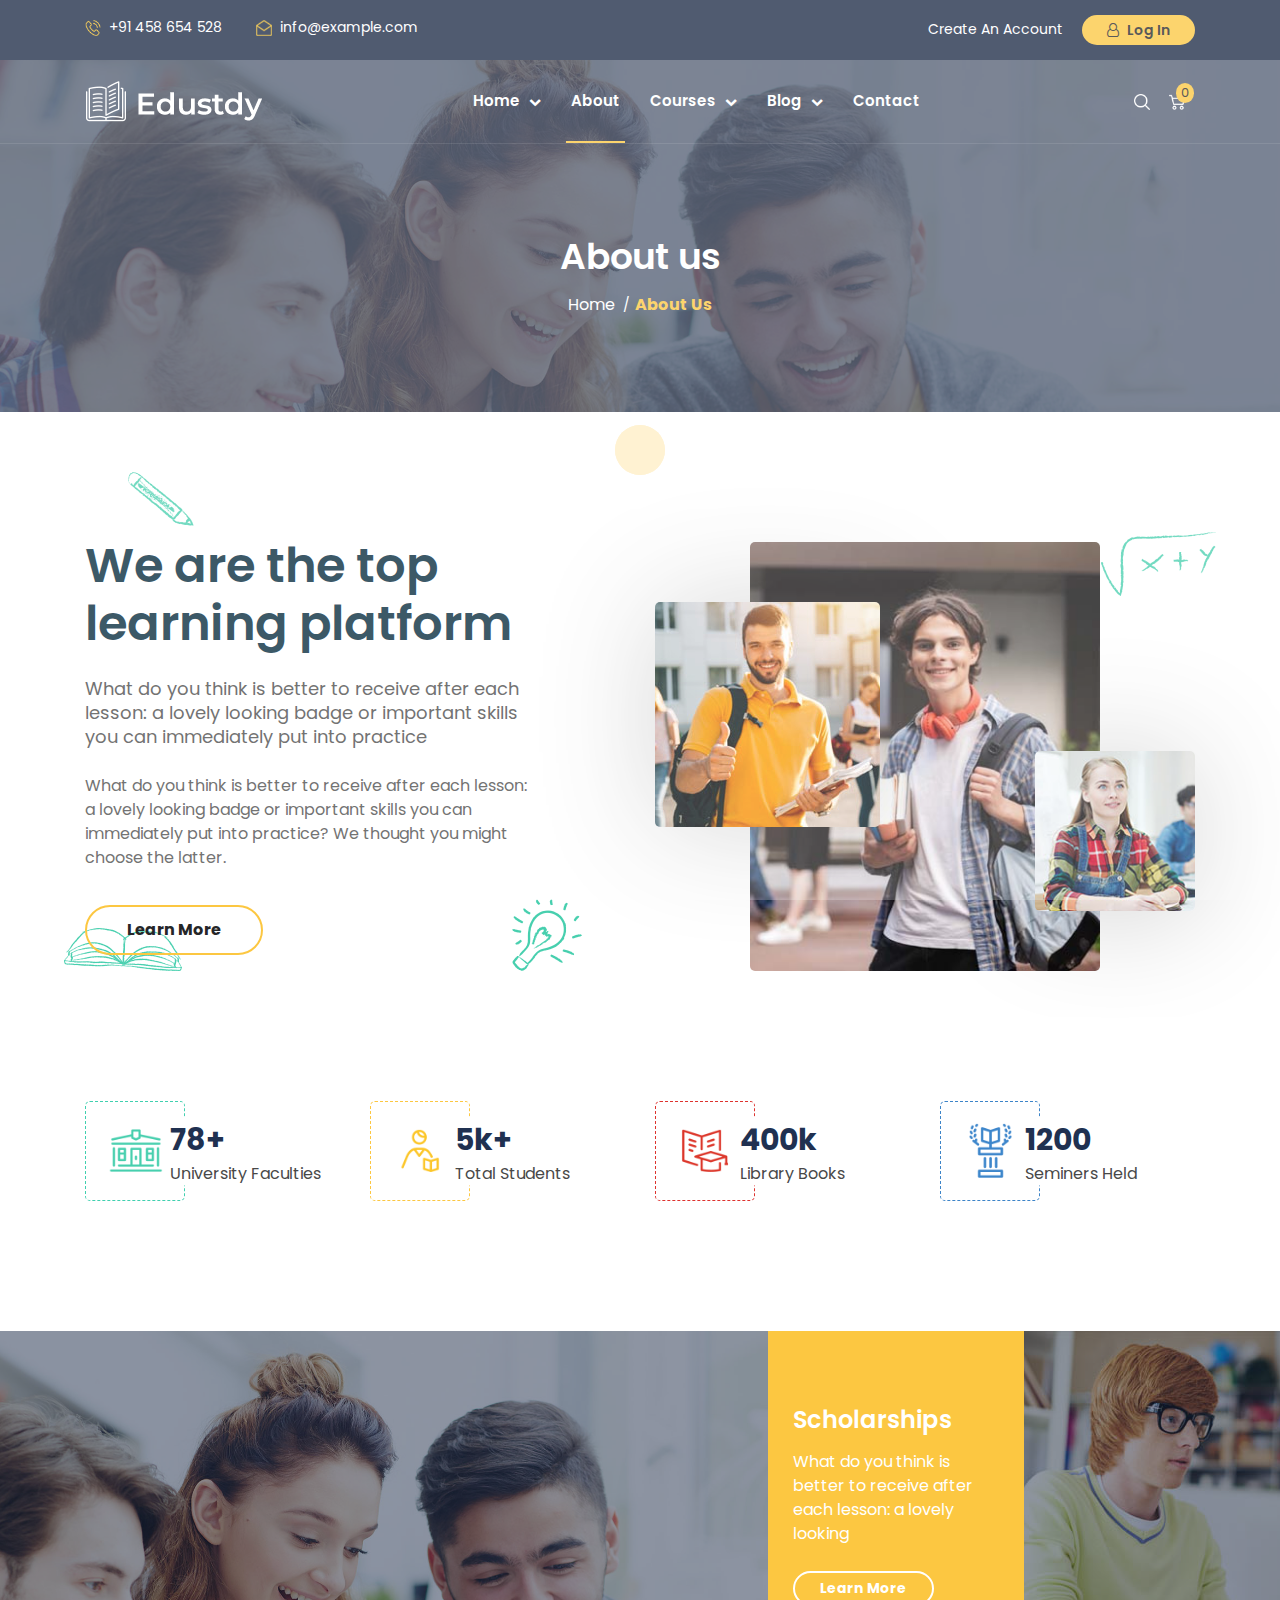
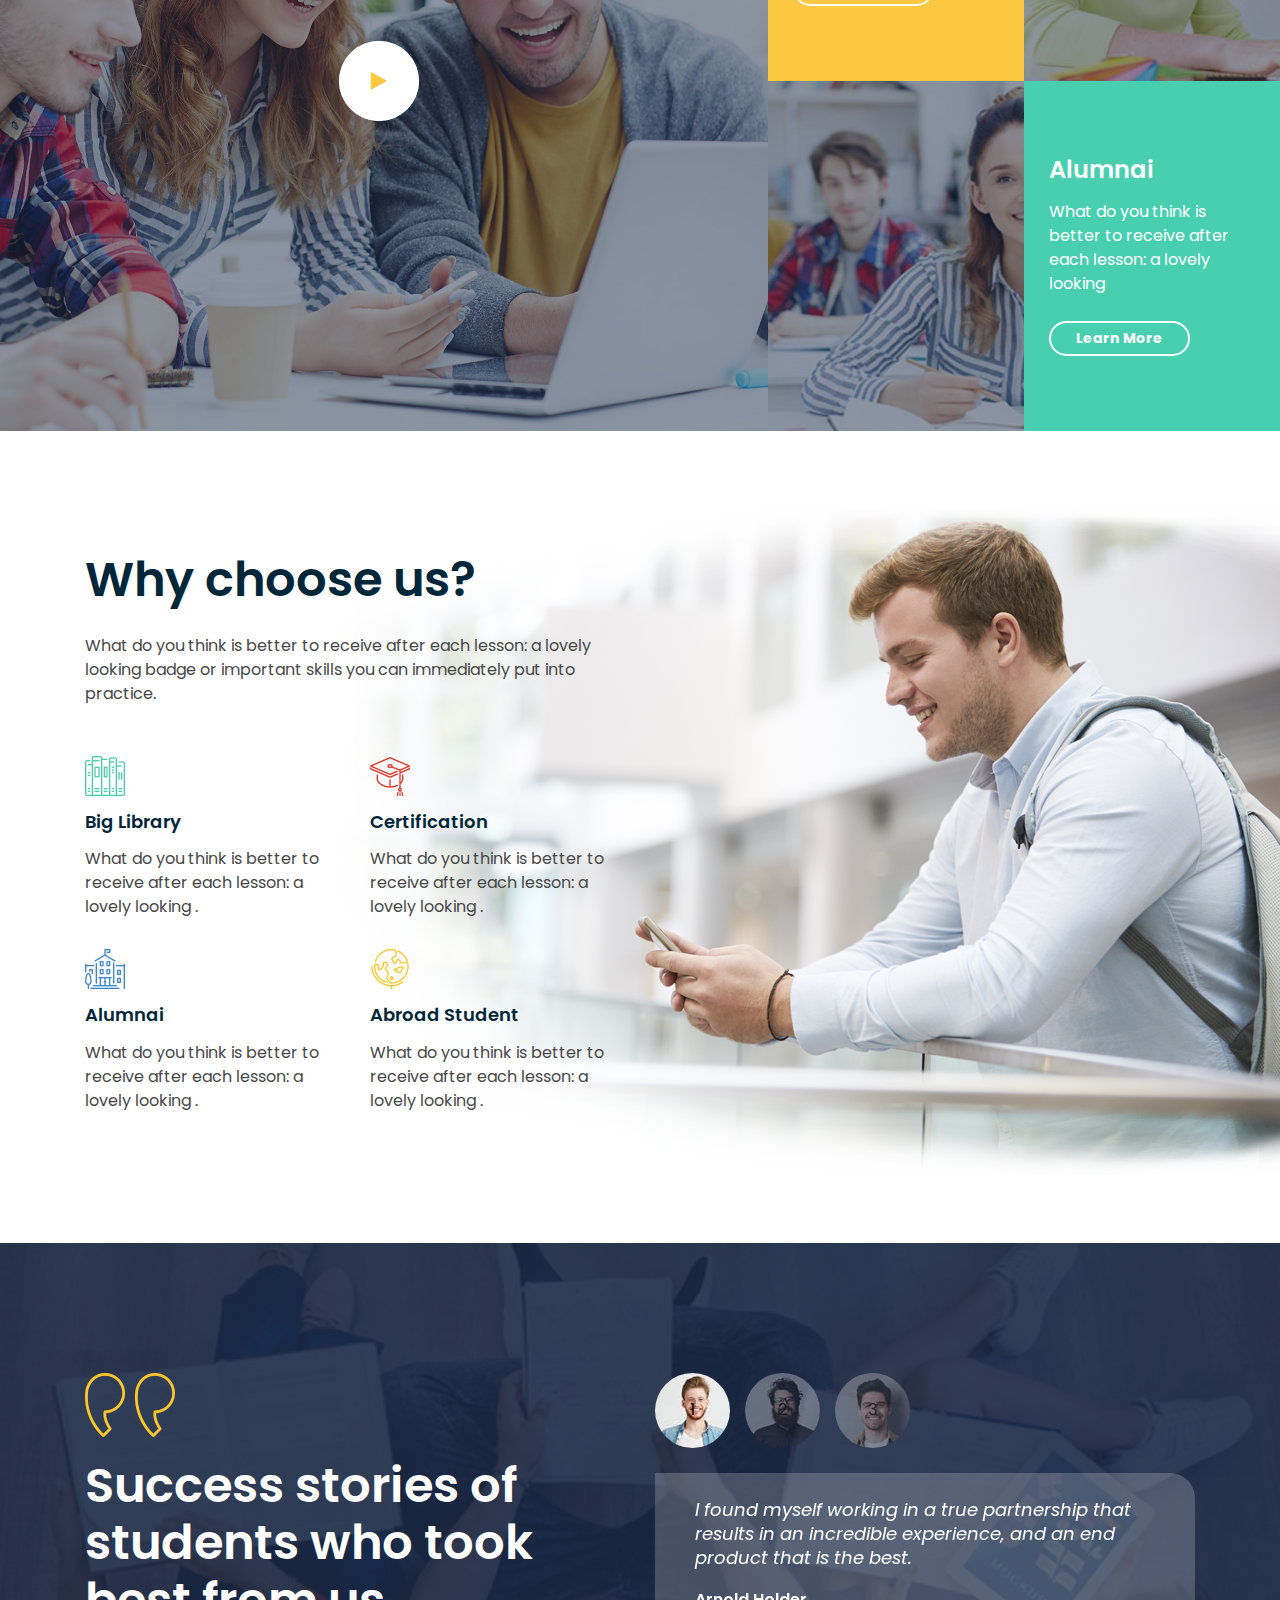
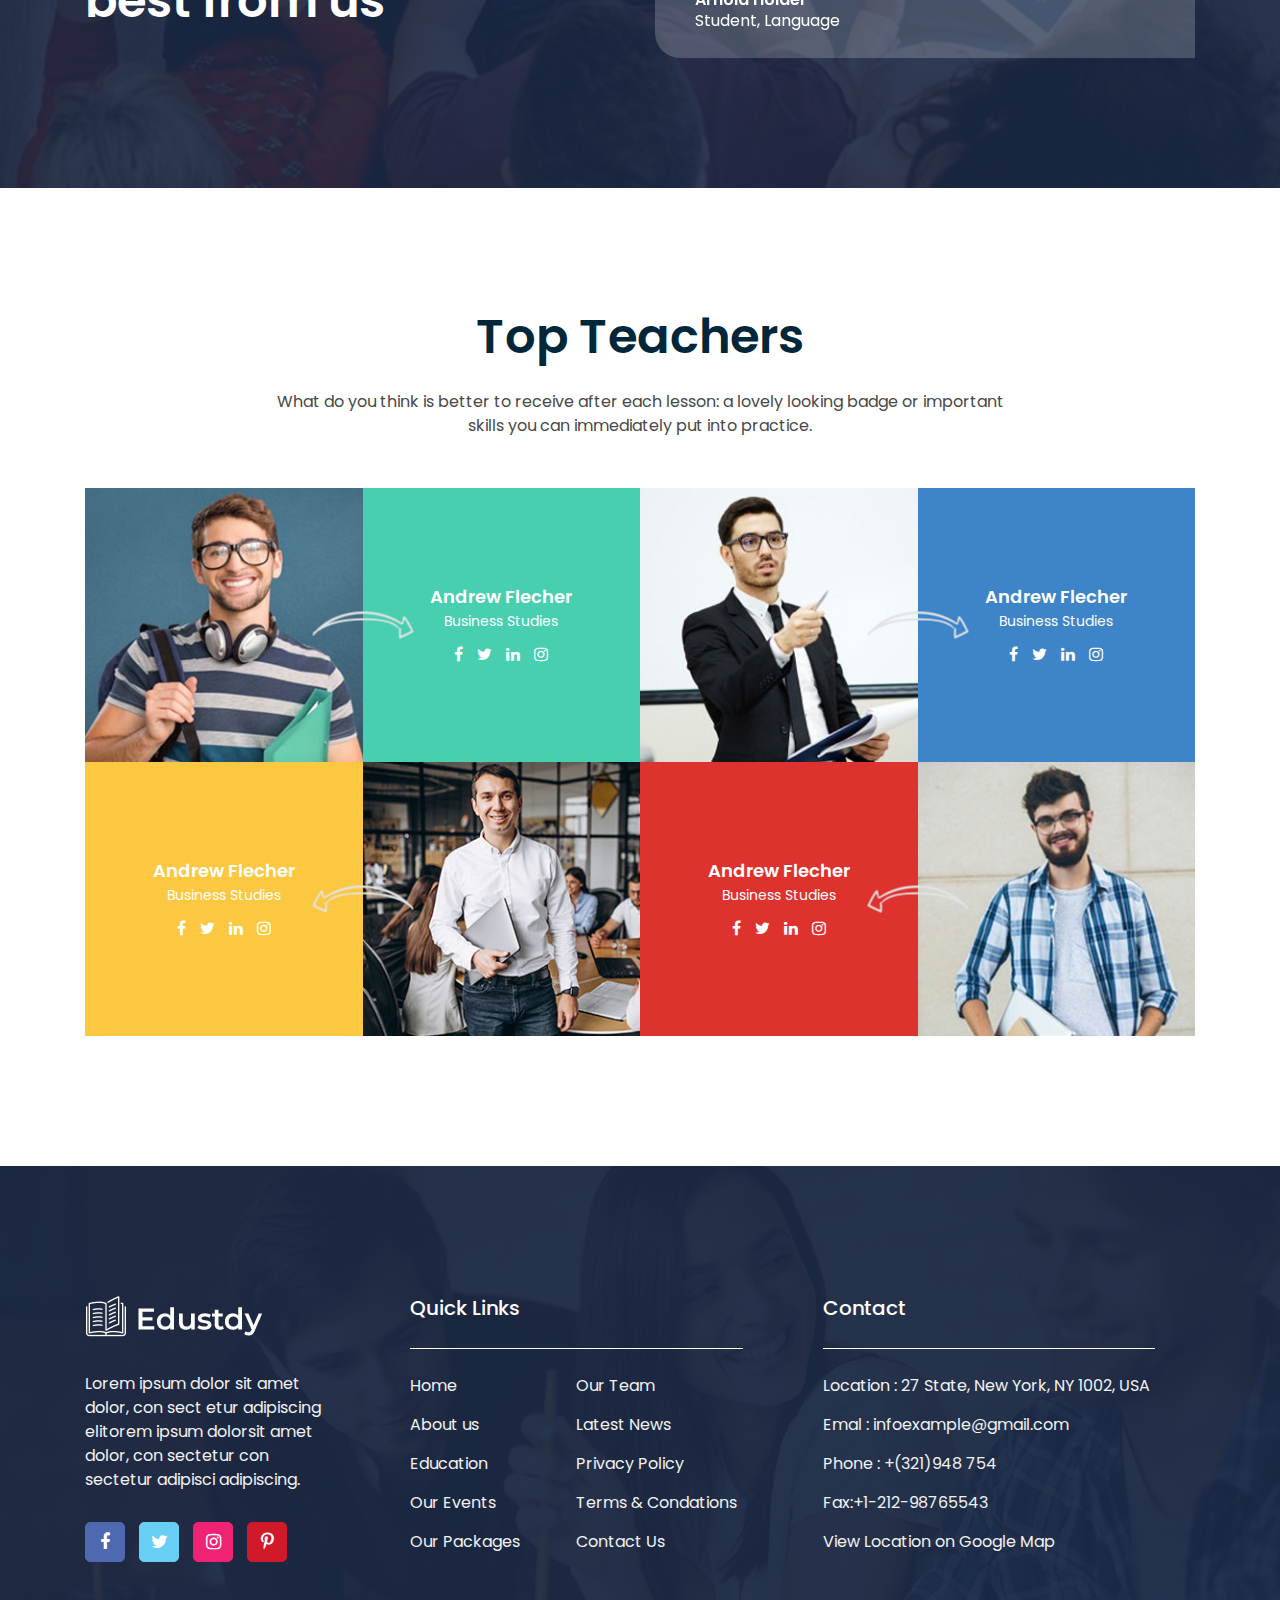
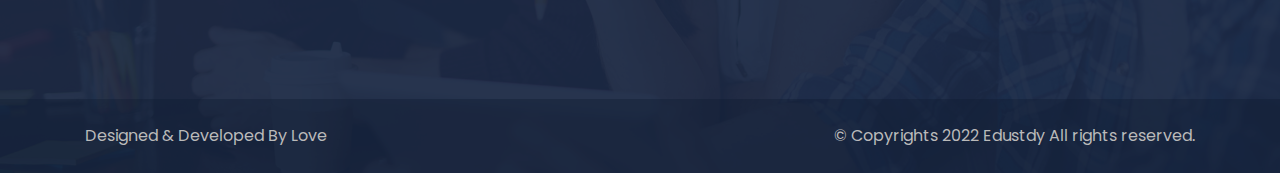
<file: raistheme.com/html/edustdy/edustdy/about.html>
<!doctype html>
<html lang="en">


<!-- Mirrored from raistheme.com/html/edustdy/edustdy/about.html by HTTrack Website Copier/3.x [XR&CO'2014], Thu, 21 May 2020 13:44:27 GMT -->
<head>

    <!--====== Required meta tags ======-->
    <meta charset="utf-8">
    <meta http-equiv="x-ua-compatible" content="ie=edge">
    <meta name="description" content="">
    <meta name="viewport" content="width=device-width, initial-scale=1, shrink-to-fit=no">

    <!--====== Title ======-->
    <title>Edustdy – Education Html Template</title>

    <!--====== Favicon Icon ======-->
    <link rel="shortcut icon" href="assets/images/favicon.png" type="image/png">

    <!--====== Bootstrap css ======-->
    <link rel="stylesheet" href="assets/css/bootstrap.min.css">

    <!--====== Animate css ======-->
    <link rel="stylesheet" href="assets/css/animate.css">

    <!--====== Fontawesome css ======-->
    <link rel="stylesheet" href="assets/css/font-awesome.min.css">

    <!--====== Magnific Popup css ======-->
    <link rel="stylesheet" href="assets/css/magnific-popup.css">

    <!--====== Nice Select css ======-->
    <link rel="stylesheet" href="assets/css/nice-select.css">

    <!--====== Slick css ======-->
    <link rel="stylesheet" href="assets/css/slick.css">

    <!--====== Default css ======-->
    <link rel="stylesheet" href="assets/css/default.css">

    <!--====== Style css ======-->
    <link rel="stylesheet" href="assets/css/style.css">

    <!--====== Responsive css ======-->
    <link rel="stylesheet" href="assets/css/responsive.css">


</head>

<body>

    <!--====== PRELOADER PART START ======-->

    <div id="preloader">
        <div class="preloader">
            <span></span>
            <span></span>
        </div>
    </div>

    <!--====== PRELOADER PART ENDS ======-->

    <!--====== Header PART START ======-->

    <section class="header_area">
        <div class="header_top">
            <div class="container">
                <div class="header_top_wrapper d-flex justify-content-center justify-content-md-between">
                    <div class="header_top_info d-none d-md-block">
                        <ul>
                            <li><img src="assets/images/call.png" alt="call"><a href="#">+91 458 654 528</a></li>
                            <li><img src="assets/images/mail.png" alt="mail"><a href="#">info@example.com</a></li>
                        </ul>
                    </div>
                    <div class="header_top_login">
                        <ul>
                            <li><a href="#">Create An Account</a></li>
                            <li><a class="main-btn" href="#"><i class="fa fa-user-o"></i> Log In</a></li>
                        </ul>
                    </div>
                </div>
            </div>
        </div>

        <div class="header_menu">
            <div class="container">
                <nav class="navbar navbar-expand-lg">
                    <a class="navbar-brand" href="index.html">
                        <img src="assets/images/logo.png" alt="logo">
                    </a>
                    
                    <button class="navbar-toggler" type="button" data-toggle="collapse" data-target="#navbarSupportedContent" aria-controls="navbarSupportedContent" aria-expanded="false" aria-label="Toggle navigation">
                        <span class="toggler-icon"></span>
                        <span class="toggler-icon"></span>
                        <span class="toggler-icon"></span>
                    </button>

                    <div class="collapse navbar-collapse sub-menu-bar" id="navbarSupportedContent">
                        <ul class="navbar-nav m-auto">
                            <li>
                                <a href="index.html">Home <i class="fa fa-chevron-down"></i></a>
                                
                                <ul class="sub-menu">
                                    <li><a href="index.html">Home 01</a></li>
                                    <li><a href="index-2.html">Home 02</a></li>
                                    <li><a href="index-3.html">Home 03</a></li>
                                    <li><a href="index-4.html">Home 04</a></li>
                                </ul>
                            </li>
                            <li>
                                <a class="active" href="about.html">About</a>
                            </li>
                            <li>
                                <a href="courses.html">Courses <i class="fa fa-chevron-down"></i></a>
                                
                                <ul class="sub-menu">
                                    <li><a href="courses.html">Courses</a></li>
                                    <li><a href="courses-details.html">Courses Details</a></li>
                                </ul>
                            </li>
                            <li>
                                <a href="blog.html">Blog <i class="fa fa-chevron-down"></i></a>
                                
                                <ul class="sub-menu">
                                    <li><a href="blog.html">Blog</a></li>
                                    <li><a href="blog-details.html">Blog Details</a></li>
                                </ul>
                            </li>
                            <li>
                                <a href="contact.html">Contact</a>
                            </li>
                        </ul>
                    </div>
                    
                    <div class="navbar_meta">
                        <ul>
                            <li>
                                <a id="search" href="#"><img src="assets/images/search.png" alt="search"></a>
                                <div class="search_bar">
                                    <input type="text" placeholder="Search">
                                    <button><i class="fa fa-search"></i></button>
                                </div>
                            </li>
                            <li><a href="#"><img src="assets/images/cart.png" alt="cart"> <span>0</span></a></li>
                        </ul>
                    </div>
                </nav>
            </div>
        </div>
    </section>

    <!--====== Header PART ENDS ======-->

    <!--====== Page Banner PART START ======-->

    <section class="page_banner bg_cover" style="background-image: url(assets/images/about_bg.jpg)">
        <div class="container">
            <div class="row">
                <div class="col-lg-12">
                    <div class="banner_content text-center">
                        <h4 class="title">About us</h4>
                        <ul class="breadcrumb justify-content-center">
                            <li><a href="#">Home</a></li>
                            <li><a class="active" href="#">About Us</a></li>
                        </ul>
                    </div>
                </div>
            </div>
        </div>
    </section>

    <!--====== Page Banner PART ENDS ======-->

    <!--====== About PART START ======-->

    <section class="about_area pt-80">
        <img class="shap_1" src="assets/images/shape/shape-1.png" alt="shape">
        <img class="shap_2" src="assets/images/shape/shape-2.png" alt="shape">
        <img class="shap_3" src="assets/images/shape/shape-3.png" alt="shape">
        <img class="shap_4" src="assets/images/shape/shape-4.png" alt="shape">
        
        <div class="container">
            <div class="row">
                <div class="col-lg-6">
                    <div class="about_content mt-45">
                        <h3 class="about_title">We are the top learning platform</h3>
                        <p class="text">What do you think is better to receive after each lesson: a lovely looking badge or important skills you can immediately put into practice</p>
                        <p>What do you think is better to receive after each lesson: a lovely looking badge or important skills you can immediately put into practice? We thought you might choose the latter.</p>
                        <a href="#" class="main-btn">Learn More</a>
                    </div>
                </div>
                <div class="col-lg-6">
                    <div class="about_image mt-50">
                        <img src="assets/images/about-1.jpg" alt="about" class="about_image-1">
                        <img src="assets/images/about-2.jpg" alt="about" class="about_image-2">
                        <img src="assets/images/about-3.jpg" alt="about" class="about_image-3">
                    </div>
                </div>
            </div>
        </div>
    </section>

    <!--====== About PART ENDS ======-->

    <!--====== Counter PART START ======-->

    <section class="counter_area pt-80 pb-130">
        <div class="container">
            <div class="row counter_wrapper">
                <div class="col-lg-3 col-sm-6 counter_col">
                    <div class="single_counter text-center mt-50">
                        <div class="counter_icon">
                            <div class="icon_wrapper">
                                <img src="assets/images/count_icon-1.png" alt="Icon">
                            </div>
                        </div>
                        <div class="counter_content">
                            <span class="cont"><span class="counter">78</span>+</span>
                            <p>University  Faculties</p>
                        </div>
                    </div>
                </div>
                <div class="col-lg-3 col-sm-6 counter_col">
                    <div class="single_counter text-center mt-50">
                        <div class="counter_icon">
                            <div class="icon_wrapper">
                                <img src="assets/images/count_icon-2.png" alt="Icon">
                            </div>
                        </div>
                        <div class="counter_content">
                            <span class="cont"><span class="counter">5</span>k+</span>
                            <p>Total Students</p>
                        </div>
                    </div>
                </div>
                <div class="col-lg-3 col-sm-6 counter_col">
                    <div class="single_counter text-center mt-50">
                        <div class="counter_icon">
                            <div class="icon_wrapper">
                                <img src="assets/images/count_icon-3.png" alt="Icon">
                            </div>
                        </div>
                        <div class="counter_content">
                            <span class="cont"><span class="counter">400</span>k</span>
                            <p>Library Books</p>
                        </div>
                    </div>
                </div>
                <div class="col-lg-3 col-sm-6 counter_col">
                    <div class="single_counter text-center mt-50">
                        <div class="counter_icon">
                            <div class="icon_wrapper">
                                <img src="assets/images/count_icon-4.png" alt="Icon">
                            </div>
                        </div>
                        <div class="counter_content">
                            <span class="cont"><span class="counter">1200</span></span>
                            <p>Seminers Held</p>
                        </div>
                    </div>
                </div>
            </div>
        </div>
    </section>

    <!--====== Counter PART ENDS ======-->

    <!--====== About 2 PART START ======-->

    <section class="about_area_2 d-flex flex-wrap ">
        <div class="about_video bg_cover" style="background-image: url(assets/images/about_bg.jpg)">
            <div class="video">
                <a class="video_play" href="#"><i class="fa fa-play"></i></a>
            </div>
        </div>
        
        <div class="about_content_2">
            <div class="single_about_2 d-flex flex-wrap about_color_1">
                <div class="about_2_content">
                    <div class="about_2_content_wrapper">
                        <h4 class="title"><a href="#">Scholarships</a></h4>
                        <p>What do you think is better to receive after each lesson: a lovely looking </p>
                        <a href="#" class="main-btn">Learn More</a>
                    </div>
                </div>
                <div class="about_2_image bg_cover" style="background-image: url(assets/images/about-4.jpg)"></div>
            </div>
            
            <div class="single_about_2 d-flex flex-wrap about_color_2">
                <div class="about_2_content order-md-last">
                    <div class="about_2_content_wrapper">
                        <h4 class="title"><a href="#">Alumnai</a></h4>
                        <p>What do you think is better to receive after each lesson: a lovely looking </p>
                        <a href="#" class="main-btn">Learn More</a>
                    </div>
                </div>
                <div class="about_2_image bg_cover order-md-first" style="background-image: url(assets/images/about-5.jpg)"></div>
            </div>
        </div>
    </section>

    <!--====== About 2 PART ENDS ======-->

    <!--====== Why Choose Us PART START ======-->

    <section class="why_choose_area pt-120 pb-130">
        <div class="container">
            <div class="row">
                <div class="col-lg-6">
                    <div class="why_choose_content">
                        <div class="section_title pb-20">
                            <h3 class="main_title">Why choose us?</h3>
                            <p>What do you think is better to receive after each lesson: a lovely looking badge or important skills you can immediately put into practice.</p>
                        </div>
                        <div class="row">
                            <div class="col-sm-6">
                                <div class="single_choose mt-30">
                                    <div class="choose_icon">
                                        <img src="assets/images/choose_icon-1.png" alt="Icon">
                                    </div>
                                    <div class="choose_content">
                                        <h5 class="title"><a href="#">Big Library</a></h5>
                                        <p>What do you think is better to receive after each lesson: a lovely looking .</p>
                                    </div>
                                </div>
                            </div>
                            <div class="col-sm-6">
                                <div class="single_choose mt-30">
                                    <div class="choose_icon">
                                        <img src="assets/images/choose_icon-2.png" alt="Icon">
                                    </div>
                                    <div class="choose_content">
                                        <h5 class="title"><a href="#">Certification</a></h5>
                                        <p>What do you think is better to receive after each lesson: a lovely looking .</p>
                                    </div>
                                </div>
                            </div>
                            <div class="col-sm-6">
                                <div class="single_choose mt-30">
                                    <div class="choose_icon">
                                        <img src="assets/images/choose_icon-3.png" alt="Icon">
                                    </div>
                                    <div class="choose_content">
                                        <h5 class="title"><a href="#">Alumnai</a></h5>
                                        <p>What do you think is better to receive after each lesson: a lovely looking .</p>
                                    </div>
                                </div>
                            </div>
                            <div class="col-sm-6">
                                <div class="single_choose mt-30">
                                    <div class="choose_icon">
                                        <img src="assets/images/choose_icon-4.png" alt="Icon">
                                    </div>
                                    <div class="choose_content">
                                        <h5 class="title"><a href="#">Abroad Student</a></h5>
                                        <p>What do you think is better to receive after each lesson: a lovely looking .</p>
                                    </div>
                                </div>
                            </div>
                        </div>
                    </div>
                </div>
            </div>
        </div>
        <div class="why_choose_image d-none d-lg-table">
            <div class="image">
                <img src="assets/images/choose_bg.png" alt="">
            </div>
        </div>
    </section>

    <!--====== Why Choose Us PART ENDS ======-->
    
    <!--====== Testimonial PART START ======-->

    <section class="testimonial_area pt-80 pb-130 bg_cover" style="background-image: url(assets/images/testimonial_bg.jpg)">
        <div class="container">
            <div class="row">
                <div class="col-lg-6">
                    <div class="testimonial_title mt-50">
                        <img src="assets/images/quota.png" alt="quota">
                        <h2 class="title">Success stories of students who took best from us</h2>
                    </div>
                </div>
                <div class="col-lg-6">
                    <div class="testimonial_items mt-50">
                        <div class="single_testimonial">
                            <p>I found myself working in a true partnership that results in an incredible experience, and an end product that is the best. </p>
                            <h6 class="name">Arnold Holder</h6>
                            <span>Student, Language</span>
                        </div>
                        
                        <div class="single_testimonial">
                            <p>I found myself working in a true partnership that results in an incredible experience, and an end product that is the best. </p>
                            <h6 class="name">Arnold Holder</h6>
                            <span>Student, Language</span>
                        </div>
                        
                        <div class="single_testimonial">
                            <p>I found myself working in a true partnership that results in an incredible experience, and an end product that is the best. </p>
                            <h6 class="name">Arnold Holder</h6>
                            <span>Student, Language</span>
                        </div>
                    </div>
                </div>
            </div>
        </div>
    </section>

    <!--====== Testimonial PART ENDS ======-->

    <!--====== Team PART START ======-->

    <section class="team_area pt-120 pb-130">
        <div class="container">
            <div class="row justify-content-center">
                <div class="col-lg-8">
                    <div class="section_title text-center pb-50">
                        <h3 class="main_title">Top Teachers</h3>
                        <p>What do you think is better to receive after each lesson: a lovely looking badge or important skills you can immediately put into practice.</p>
                    </div>
                </div>
            </div>
            <div class="row no-gutters">
                <div class="col-lg-6 team_col_1">
                    <div class="single_team d-sm-flex flex-wrap align-items-center">
                        <img class="team_arrow" src="assets/images/left.png" alt="left">
                        <div class="team_image">
                            <img src="assets/images/team-1.jpg" alt="team">
                        </div>
                        <div class="team_content">
                            <div class="team_content_wrapper">
                                <h4 class="title"><a href="#">Andrew Flecher</a></h4>
                                <span>Business Studies</span>
                                <ul class="social">
                                    <li><a href="#"><i class="fa fa-facebook-f"></i></a></li>
                                    <li><a href="#"><i class="fa fa-twitter"></i></a></li>
                                    <li><a href="#"><i class="fa fa-linkedin"></i></a></li>
                                    <li><a href="#"><i class="fa fa-instagram"></i></a></li>
                                </ul>
                            </div>
                        </div>
                    </div>
                    <div class="single_team d-sm-flex flex-wrap align-items-center flex-row-reverse">
                        <img class="team_arrow" src="assets/images/right.png" alt="left">
                        <div class="team_image">
                            <img src="assets/images/team-3.jpg" alt="team">
                        </div>
                        <div class="team_content">
                            <div class="team_content_wrapper">
                                <h4 class="title"><a href="#">Andrew Flecher</a></h4>
                                <span>Business Studies</span>
                                <ul class="social">
                                    <li><a href="#"><i class="fa fa-facebook-f"></i></a></li>
                                    <li><a href="#"><i class="fa fa-twitter"></i></a></li>
                                    <li><a href="#"><i class="fa fa-linkedin"></i></a></li>
                                    <li><a href="#"><i class="fa fa-instagram"></i></a></li>
                                </ul>
                            </div>
                        </div>
                    </div>
                </div>
                <div class="col-lg-6 team_col_2">
                    <div class="single_team d-sm-flex flex-wrap align-items-center">
                        <img class="team_arrow" src="assets/images/left.png" alt="left">
                        <div class="team_image">
                            <img src="assets/images/team-2.jpg" alt="team">
                        </div>
                        <div class="team_content">
                            <div class="team_content_wrapper">
                                <h4 class="title"><a href="#">Andrew Flecher</a></h4>
                                <span>Business Studies</span>
                                <ul class="social">
                                    <li><a href="#"><i class="fa fa-facebook-f"></i></a></li>
                                    <li><a href="#"><i class="fa fa-twitter"></i></a></li>
                                    <li><a href="#"><i class="fa fa-linkedin"></i></a></li>
                                    <li><a href="#"><i class="fa fa-instagram"></i></a></li>
                                </ul>
                            </div>
                        </div>
                    </div>
                    <div class="single_team d-sm-flex flex-wrap align-items-center flex-row-reverse">
                        <img class="team_arrow" src="assets/images/right.png" alt="left">
                        <div class="team_image">
                            <img src="assets/images/team-4.jpg" alt="team">
                        </div>
                        <div class="team_content">
                            <div class="team_content_wrapper">
                                <h4 class="title"><a href="#">Andrew Flecher</a></h4>
                                <span>Business Studies</span>
                                <ul class="social">
                                    <li><a href="#"><i class="fa fa-facebook-f"></i></a></li>
                                    <li><a href="#"><i class="fa fa-twitter"></i></a></li>
                                    <li><a href="#"><i class="fa fa-linkedin"></i></a></li>
                                    <li><a href="#"><i class="fa fa-instagram"></i></a></li>
                                </ul>
                            </div>
                        </div>
                    </div>
                </div>
            </div>
        </div>
    </section>

    <!--====== Team PART ENDS ======-->

    <!--====== Footer PART START ======-->

    <footer class="footer_area bg_cover" style="background-image: url(assets/images/footer_bg.jpg)">
        <div class="footer_widget pt-80 pb-130">
            <div class="container">
                <div class="row">
                    <div class="col-lg-3 col-sm-6">
                        <div class="footer_about mt-50">
                            <a href="#"><img src="assets/images/logo.png" alt="logo"></a>
                            
                            <p>Lorem ipsum dolor sit amet dolor, con sect etur adipiscing elitorem ipsum dolorsit amet dolor, con sectetur con sectetur adipisci adipiscing.</p>
                            
                            <ul class="footer_social">
                                <li><a href="#"><i class="fa fa-facebook-f"></i></a></li>
                                <li><a href="#"><i class="fa fa-twitter"></i></a></li>
                                <li><a href="#"><i class="fa fa-instagram"></i></a></li>
                                <li><a href="#"><i class="fa fa-pinterest-p"></i></a></li>
                            </ul>
                        </div>
                    </div>
                    <div class="col-lg-9">
                        <div class="footer_widget_wrapper d-flex flex-wrap">
                            <div class="footer_link mt-50">
                                <h5 class="footer_title">Quick Links</h5>

                                <div class="footer_link_wrapper d-flex">
                                    <ul class="link">
                                        <li><a href="#">Home</a></li>
                                        <li><a href="#">About us</a></li>
                                        <li><a href="#">Education</a></li>
                                        <li><a href="#">Our Events</a></li>
                                        <li><a href="#">Our Packages</a></li>
                                    </ul>
                                    <ul class="link">
                                        <li><a href="#">Our Team</a></li>
                                        <li><a href="#">Latest News</a></li>
                                        <li><a href="#">Privacy Policy</a></li>
                                        <li><a href="#">Terms & Condations</a></li>
                                        <li><a href="#">Contact Us</a></li>
                                    </ul>
                                </div>
                            </div>

                            <div class="footer_contact mt-50">
                                <h5 class="footer_title">Contact</h5>
                                
                                <ul class="contact">
                                    <li>Location : 27 State, New York, NY 1002, USA</li>
                                    <li>Emal : infoexample@gmail.com</li>
                                    <li>Phone : +(321)948 754</li>
                                    <li>Fax:+1-212-98765543</li>
                                    <li><a href="#">View Location on Google Map</a></li>
                                    <li></li>
                                </ul>
                            </div>
                        </div>
                    </div>
                </div>
            </div>
        </div>
        
        <div class="footer_copyright">
            <div class="container">
                <div class="footer_copyright_wrapper text-center d-md-flex justify-content-between">
                    <div class="copyright">
                        <p>Designed & Developed By Love</p>
                    </div>
                    <div class="copyright">
                        <p>&copy; Copyrights 2022 Edustdy All rights reserved. </p>
                    </div>
                </div>
            </div>
        </div>
    </footer>

    <!--====== Footer PART ENDS ======-->
    
    <!--====== BACK TOP TOP PART START ======-->

    <a href="#" class="back-to-top"><i class="fa fa-chevron-up"></i></a>

    <!--====== BACK TOP TOP PART ENDS ======-->

    









    <!--====== jquery js ======-->
    <script src="assets/js/vendor/modernizr-3.6.0.min.js"></script>
    <script src="assets/js/vendor/jquery-1.12.4.min.js"></script>

    <!--====== Bootstrap js ======-->
    <script src="assets/js/bootstrap.min.js"></script>
    <script src="assets/js/popper.min.js"></script>

    <!--====== Slick js ======-->
    <script src="assets/js/slick.min.js"></script>

    <!--====== Magnific Popup js ======-->
    <script src="assets/js/jquery.magnific-popup.min.js"></script>

    <!--====== Counter Up js ======-->
    <script src="assets/js/waypoints.min.js"></script>
    <script src="assets/js/jquery.counterup.min.js"></script>

    <!--====== Nice Select js ======-->
    <script src="assets/js/jquery.nice-select.min.js"></script>
    
    <!--====== Count Down js ======-->
    <script src="assets/js/jquery.countdown.min.js"></script>
    
    <!--====== Appear js ======-->
    <script src="assets/js/jquery.appear.min.js"></script>

    <!--====== Main js ======-->
    <script src="assets/js/main.js"></script>

</body>


<!-- Mirrored from raistheme.com/html/edustdy/edustdy/about.html by HTTrack Website Copier/3.x [XR&CO'2014], Thu, 21 May 2020 13:44:27 GMT -->
</html>
</file>
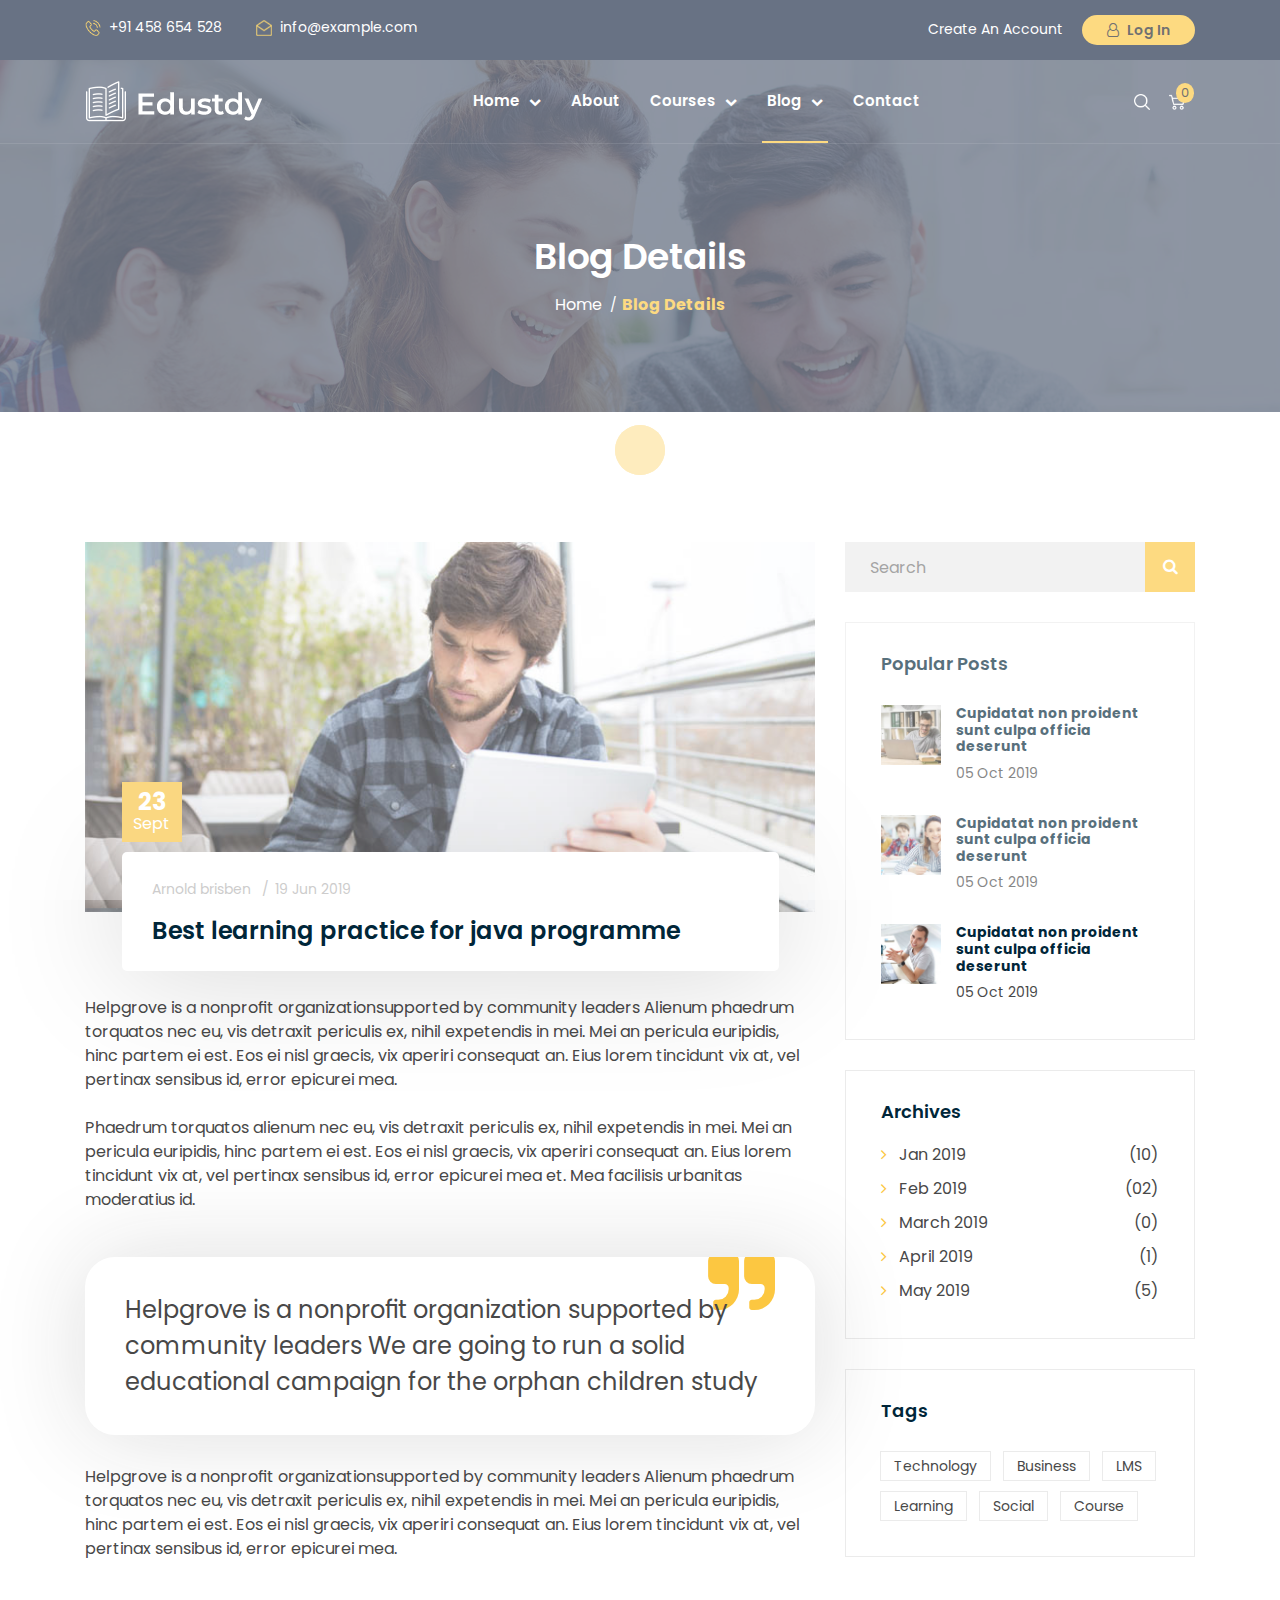
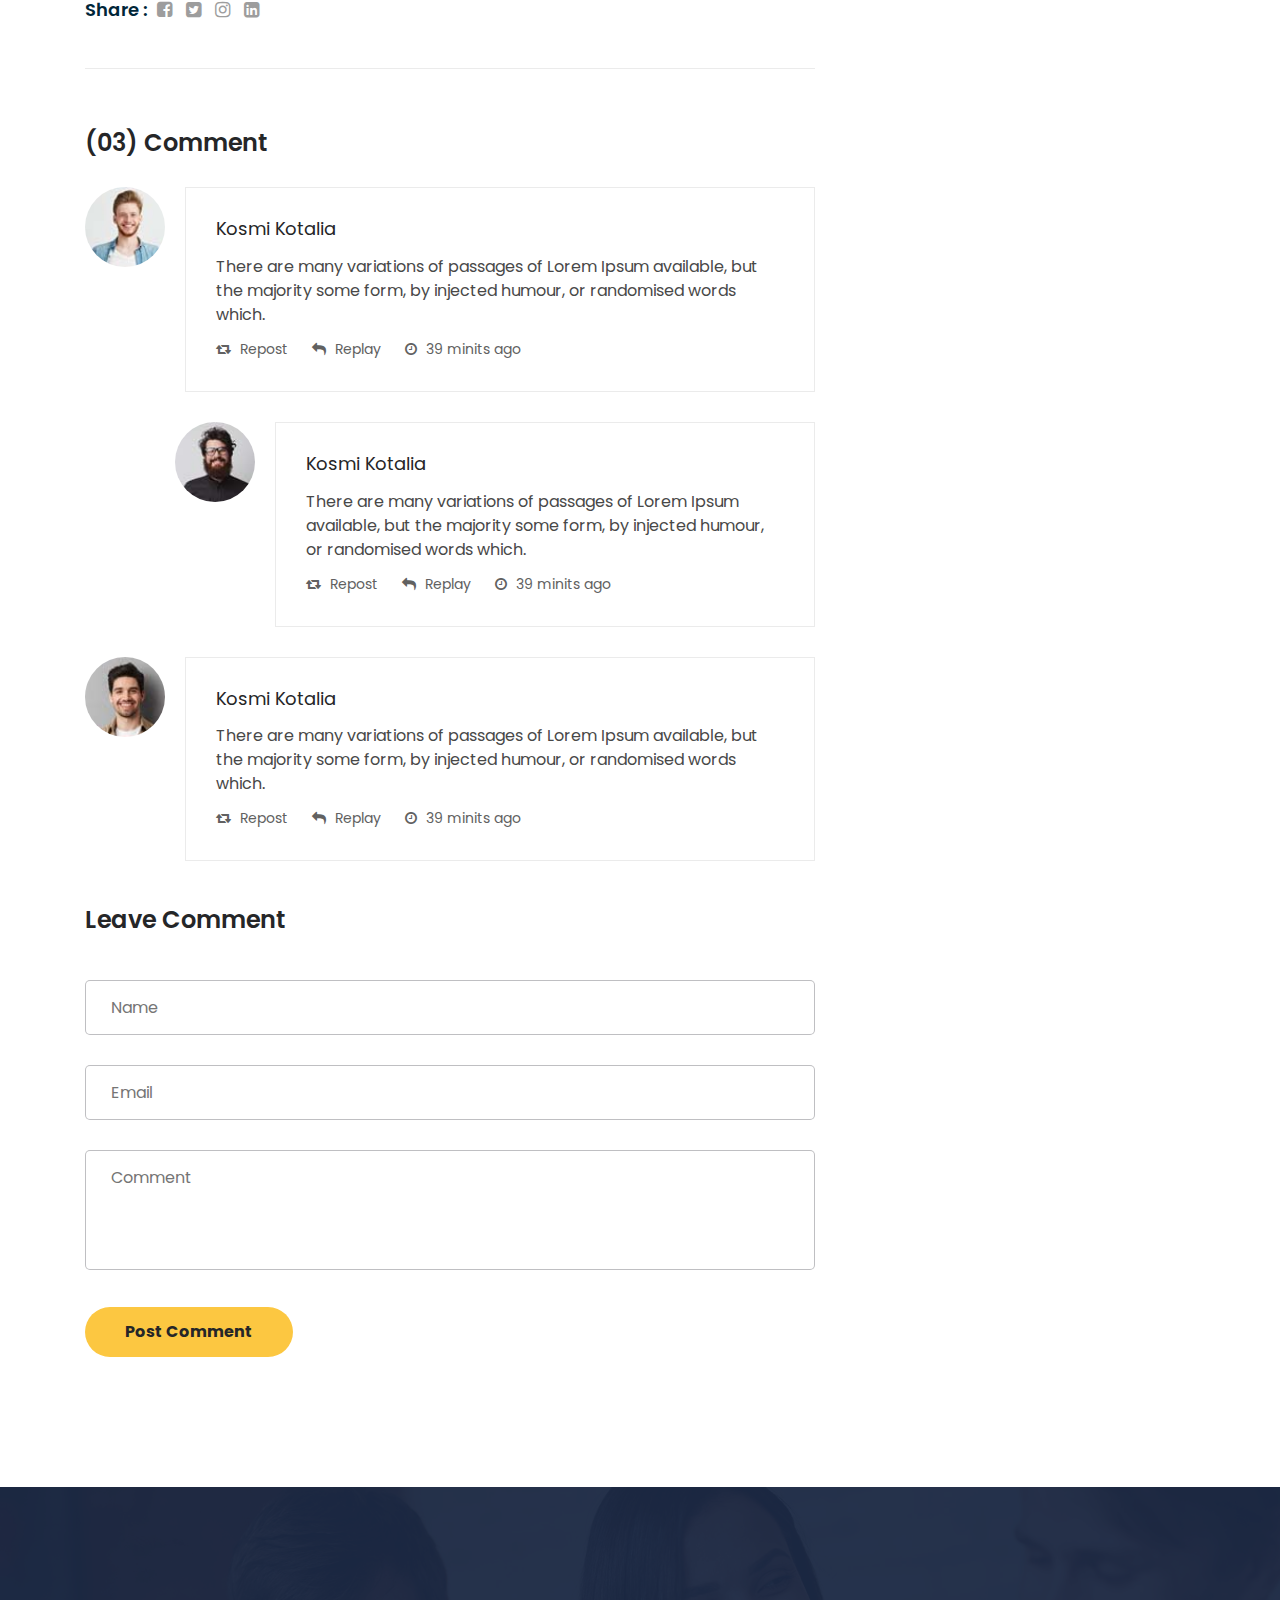
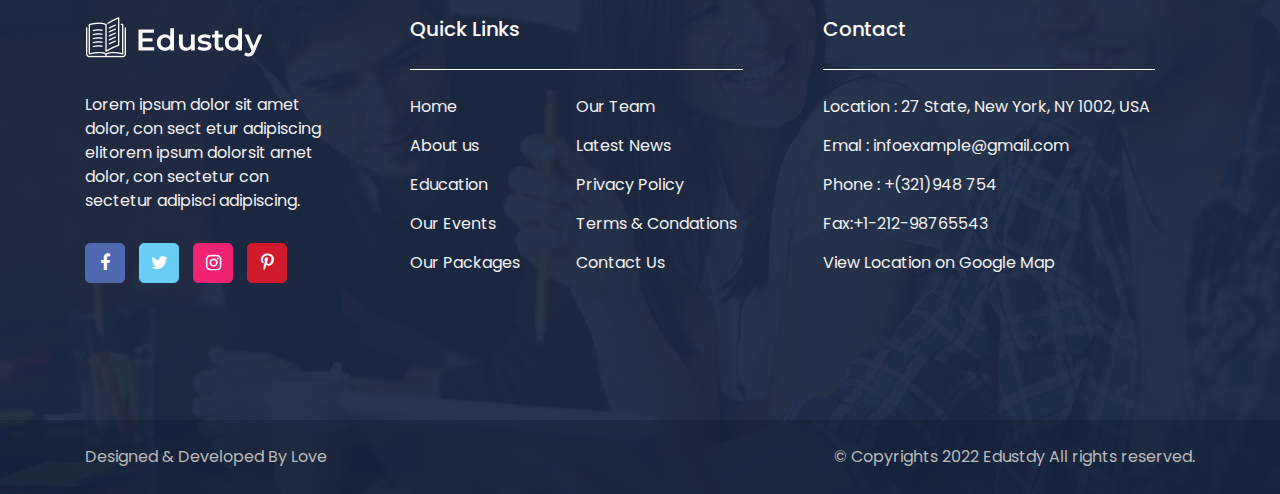
<file: raistheme.com/html/edustdy/edustdy/blog-details.html>
<!doctype html>
<html lang="en">


<!-- Mirrored from raistheme.com/html/edustdy/edustdy/blog-details.html by HTTrack Website Copier/3.x [XR&CO'2014], Thu, 21 May 2020 13:44:30 GMT -->
<head>

    <!--====== Required meta tags ======-->
    <meta charset="utf-8">
    <meta http-equiv="x-ua-compatible" content="ie=edge">
    <meta name="description" content="">
    <meta name="viewport" content="width=device-width, initial-scale=1, shrink-to-fit=no">

    <!--====== Title ======-->
    <title>Edustdy – Education Html Template</title>

    <!--====== Favicon Icon ======-->
    <link rel="shortcut icon" href="assets/images/favicon.png" type="image/png">

    <!--====== Bootstrap css ======-->
    <link rel="stylesheet" href="assets/css/bootstrap.min.css">

    <!--====== Animate css ======-->
    <link rel="stylesheet" href="assets/css/animate.css">

    <!--====== Fontawesome css ======-->
    <link rel="stylesheet" href="assets/css/font-awesome.min.css">

    <!--====== Magnific Popup css ======-->
    <link rel="stylesheet" href="assets/css/magnific-popup.css">

    <!--====== Nice Select css ======-->
    <link rel="stylesheet" href="assets/css/nice-select.css">

    <!--====== Slick css ======-->
    <link rel="stylesheet" href="assets/css/slick.css">

    <!--====== Default css ======-->
    <link rel="stylesheet" href="assets/css/default.css">

    <!--====== Style css ======-->
    <link rel="stylesheet" href="assets/css/style.css">

    <!--====== Responsive css ======-->
    <link rel="stylesheet" href="assets/css/responsive.css">


</head>

<body>

    <!--====== PRELOADER PART START ======-->

    <div id="preloader">
        <div class="preloader">
            <span></span>
            <span></span>
        </div>
    </div>

    <!--====== PRELOADER PART ENDS ======-->

    <!--====== Header PART START ======-->

    <section class="header_area">
        <div class="header_top">
            <div class="container">
                <div class="header_top_wrapper d-flex justify-content-center justify-content-md-between">
                    <div class="header_top_info d-none d-md-block">
                        <ul>
                            <li><img src="assets/images/call.png" alt="call"><a href="#">+91 458 654 528</a></li>
                            <li><img src="assets/images/mail.png" alt="mail"><a href="#">info@example.com</a></li>
                        </ul>
                    </div>
                    <div class="header_top_login">
                        <ul>
                            <li><a href="#">Create An Account</a></li>
                            <li><a class="main-btn" href="#"><i class="fa fa-user-o"></i> Log In</a></li>
                        </ul>
                    </div>
                </div>
            </div>
        </div>

        <div class="header_menu">
            <div class="container">
                <nav class="navbar navbar-expand-lg">
                    <a class="navbar-brand" href="index.html">
                        <img src="assets/images/logo.png" alt="logo">
                    </a>
                    
                    <button class="navbar-toggler" type="button" data-toggle="collapse" data-target="#navbarSupportedContent" aria-controls="navbarSupportedContent" aria-expanded="false" aria-label="Toggle navigation">
                        <span class="toggler-icon"></span>
                        <span class="toggler-icon"></span>
                        <span class="toggler-icon"></span>
                    </button>

                    <div class="collapse navbar-collapse sub-menu-bar" id="navbarSupportedContent">
                        <ul class="navbar-nav m-auto">
                            <li>
                                <a href="index.html">Home <i class="fa fa-chevron-down"></i></a>
                                
                                <ul class="sub-menu">
                                    <li><a href="index.html">Home 01</a></li>
                                    <li><a href="index-2.html">Home 02</a></li>
                                    <li><a href="index-3.html">Home 03</a></li>
                                    <li><a href="index-4.html">Home 04</a></li>
                                </ul>
                            </li>
                            <li>
                                <a href="about.html">About</a>
                            </li>
                            <li>
                                <a href="courses.html">Courses <i class="fa fa-chevron-down"></i></a>
                                
                                <ul class="sub-menu">
                                    <li><a href="courses.html">Courses</a></li>
                                    <li><a href="courses-details.html">Courses Details</a></li>
                                </ul>
                            </li>
                            <li>
                                <a class="active" href="blog.html">Blog <i class="fa fa-chevron-down"></i></a>
                                
                                <ul class="sub-menu">
                                    <li><a href="blog.html">Blog</a></li>
                                    <li><a class="active" href="blog-details.html">Blog Details</a></li>
                                </ul>
                            </li>
                            <li>
                                <a href="contact.html">Contact</a>
                            </li>
                        </ul>
                    </div>
                    
                    <div class="navbar_meta">
                        <ul>
                            <li>
                                <a id="search" href="#"><img src="assets/images/search.png" alt="search"></a>
                                <div class="search_bar">
                                    <input type="text" placeholder="Search">
                                    <button><i class="fa fa-search"></i></button>
                                </div>
                            </li>
                            <li><a href="#"><img src="assets/images/cart.png" alt="cart"> <span>0</span></a></li>
                        </ul>
                    </div>
                </nav>
            </div>
        </div>
    </section>

    <!--====== Header PART ENDS ======-->

    <!--====== Page Banner PART START ======-->

    <section class="page_banner bg_cover" style="background-image: url(assets/images/about_bg.jpg)">
        <div class="container">
            <div class="row">
                <div class="col-lg-12">
                    <div class="banner_content text-center">
                        <h4 class="title">Blog Details</h4>
                        <ul class="breadcrumb justify-content-center">
                            <li><a href="#">Home</a></li>
                            <li><a class="active" href="#">Blog Details</a></li>
                        </ul>
                    </div>
                </div>
            </div>
        </div>
    </section>

    <!--====== Page Banner PART ENDS ======-->
    
    <!--====== Blog List Page PART START ======-->

    <section class="blog_details_page pt-80 pb-130">
        <div class="container">
            <div class="row">
                <div class="col-lg-8">
                    <div class="blog_details mt-50">
                        <div class="details_image">
                            <img src="assets/images/blog-list-1.jpg" alt="blog">
                        </div>
                        <div class="details_content">
                             <span class="date"><span>23</span>  Sept</span>
                             
                             <div class="blog_content_wrapper">
                                <ul class="blog_meta">
                                    <li><a href="#">Arnold brisben</a></li>
                                    <li><a href="#">19 Jun 2019</a></li>
                                </ul>
                                <h4 class="blog_title">Best learning practice for java programme</h4>
                            </div>
                        </div>
                        <p>Helpgrove is a nonproﬁt organizationsupported by community leaders Alienum phaedrum torquatos nec eu, vis detraxit periculis ex, nihil expetendis in mei. Mei an pericula euripidis, hinc partem ei est. Eos ei nisl graecis, vix aperiri consequat an. Eius lorem tincidunt vix at, vel pertinax sensibus id, error epicurei mea. <br> <br> Phaedrum torquatos alienum nec eu, vis detraxit periculis ex, nihil expetendis in mei. Mei an pericula euripidis, hinc partem ei est. Eos ei nisl graecis, vix aperiri consequat an. Eius lorem tincidunt vix at, vel pertinax sensibus id, error epicurei mea et. Mea facilisis urbanitas moderatius id.</p>
                        <blockquote class="blockquote">
                            <i class="fa fa-quote-right"></i>
                            <p>Helpgrove is a nonproﬁt organization supported by community leaders We are going to run a solid educational campaign for the orphan children study</p>
                        </blockquote>

                        <p>Helpgrove is a nonproﬁt organizationsupported by community leaders Alienum phaedrum torquatos nec eu, vis detraxit periculis ex, nihil expetendis in mei. Mei an pericula euripidis, hinc partem ei est. Eos ei nisl graecis, vix aperiri consequat an. Eius lorem tincidunt vix at, vel pertinax sensibus id, error epicurei mea.</p>
                    </div>
                    <div class="blog_details_share d-flex">
                        <span>Share :</span>
                        <ul class="social">
                            <li><a href="#"><i class="fa fa-facebook-square"></i></a></li>
                            <li><a href="#"><i class="fa fa-twitter-square"></i></a></li>
                            <li><a href="#"><i class="fa fa-instagram"></i></a></li>
                            <li><a href="#"><i class="fa fa-linkedin-square"></i></a></li>
                        </ul>
                    </div>
                    <div class="blog_details_comment">
                        <div class="blog_comment_items">
                            <h4 class="blog_details_comment_title">(03) Comment</h4>
                            <ul>
                                <li>
                                    <div class="single_comment d-sm-flex">
                                        <div class="comment_author">
                                            <img src="assets/images/author-4.jpg" alt="Author">
                                        </div>
                                        <div class="comment_content media-body">
                                            <h5 class="author_name">Kosmi Kotalia</h5>
                                            <p>There are many variations of passages of Lorem Ipsum available, but the majority some form, by injected humour, or randomised words which.</p>
                                            <ul class="commtent_meta">
                                                <li><a href="#"><i class="fa fa-retweet"></i> Repost</a></li>
                                                <li><a href="#"><i class="fa fa-reply"></i> Replay</a></li>
                                                <li><a href="#"><i class="fa fa-clock-o"></i> 39 minits ago</a></li>
                                            </ul>
                                        </div>
                                    </div> 
                                    <ul class="reply_comment">
                                        <li>
                                            <div class="single_comment d-sm-flex">
                                                <div class="comment_author">
                                                    <img src="assets/images/author-5.jpg" alt="Author">
                                                </div>
                                                <div class="comment_content media-body">
                                                    <h5 class="author_name">Kosmi Kotalia</h5>
                                                    <p>There are many variations of passages of Lorem Ipsum available, but the majority some form, by injected humour, or randomised words which.</p>
                                                    <ul class="commtent_meta">
                                                        <li><a href="#"><i class="fa fa-retweet"></i> Repost</a></li>
                                                        <li><a href="#"><i class="fa fa-reply"></i> Replay</a></li>
                                                        <li><a href="#"><i class="fa fa-clock-o"></i> 39 minits ago</a></li>
                                                    </ul>
                                                </div>
                                            </div>
                                        </li>
                                    </ul>
                                </li>
                                <li>
                                    <div class="single_comment d-sm-flex">
                                        <div class="comment_author">
                                            <img src="assets/images/author-6.jpg" alt="Author">
                                        </div>
                                        <div class="comment_content media-body">
                                            <h5 class="author_name">Kosmi Kotalia</h5>
                                            <p>There are many variations of passages of Lorem Ipsum available, but the majority some form, by injected humour, or randomised words which.</p>
                                            <ul class="commtent_meta">
                                                <li><a href="#"><i class="fa fa-retweet"></i> Repost</a></li>
                                                <li><a href="#"><i class="fa fa-reply"></i> Replay</a></li>
                                                <li><a href="#"><i class="fa fa-clock-o"></i> 39 minits ago</a></li>
                                            </ul>
                                        </div>
                                    </div>
                                </li>
                            </ul>
                        </div>
                        <div class="blog_comment_form mt-45">
                            <h4 class="blog_details_comment_title pb-15">Leave Comment</h4>
                            <form action="#">
                                <div class="single_form">
                                    <input type="text" placeholder="Name">
                                </div> <!-- single form -->
                                <div class="single_form">
                                    <input type="email" placeholder="Email">
                                </div> <!-- single form -->
                                <div class="single_form">
                                    <textarea placeholder="Comment"></textarea>
                                </div> <!-- single form -->
                                <div class="single_form">
                                    <button class="main-btn">Post Comment</button>
                                </div> <!-- single form -->
                            </form>
                        </div>
                    </div>
                </div>
                <div class="col-lg-4">
                    <div class="sidebar mt-50">
                        <div class="sidebar_search">
                            <form action="#">
                                <input type="text" placeholder="Search">
                                <button><i class="fa fa-search"></i></button>
                            </form>
                        </div>
                        
                        <div class="sidebar_post mt-30">
                            <h5 class="sidebar_title">Popular Posts</h5>
                            <ul>
                                <li>
                                    <div class="single_sidebar_post d-flex mt-30">
                                        <div class="post_image">
                                            <img src="assets/images/blog-1.jpg" alt="blog">
                                        </div>
                                        <div class="post_content media-body">
                                            <h6 class="title"><a href="#">Cupidatat non proident sunt culpa officia deserunt</a></h6>
                                            <p class="date">05 Oct 2019</p>
                                        </div>
                                    </div>
                                </li>
                                <li>
                                    <div class="single_sidebar_post d-flex mt-30">
                                        <div class="post_image">
                                            <img src="assets/images/blog-2.jpg" alt="blog">
                                        </div>
                                        <div class="post_content media-body">
                                            <h6 class="title"><a href="#">Cupidatat non proident sunt culpa officia deserunt</a></h6>
                                            <p class="date">05 Oct 2019</p>
                                        </div>
                                    </div>
                                </li>
                                <li>
                                    <div class="single_sidebar_post d-flex mt-30">
                                        <div class="post_image">
                                            <img src="assets/images/blog-3.jpg" alt="blog">
                                        </div>
                                        <div class="post_content media-body">
                                            <h6 class="title"><a href="#">Cupidatat non proident sunt culpa officia deserunt</a></h6>
                                            <p class="date">05 Oct 2019</p>
                                        </div>
                                    </div>
                                </li>
                            </ul>
                        </div>
                        
                        <div class="sidebar_list mt-30">
                            <h5 class="sidebar_title">Archives</h5>
                            
                            <ul class="archives_list">
                                <li><a href="#"><i class="fa fa-angle-right"></i> Jan 2019 <span>(10)</span></a></li>
                                <li><a href="#"><i class="fa fa-angle-right"></i> Feb 2019 <span>(02)</span></a></li>
                                <li><a href="#"><i class="fa fa-angle-right"></i> March 2019 <span>(0)</span></a></li>
                                <li><a href="#"><i class="fa fa-angle-right"></i> April 2019 <span>(1)</span></a></li>
                                <li><a href="#"><i class="fa fa-angle-right"></i> May 2019 <span>(5)</span></a></li>
                            </ul>
                        </div>
                        
                        <div class="sidebar_tag mt-30">
                            <h5 class="sidebar_title">Tags</h5>
                            
                            <ul class="archives_tag">
                                <li><a href="#">Technology</a></li>
                                <li><a href="#">Business</a></li>
                                <li><a href="#">LMS</a></li>
                                <li><a href="#">Learning</a></li>
                                <li><a href="#">Social</a></li>
                                <li><a href="#">Course</a></li>
                            </ul>
                        </div>
                    </div>
                </div>
            </div>
        </div>
    </section>

    <!--====== Blog List Page PART ENDS ======-->

    <!--====== Footer PART START ======-->

    <footer class="footer_area bg_cover" style="background-image: url(assets/images/footer_bg.jpg)">
        <div class="footer_widget pt-80 pb-130">
            <div class="container">
                <div class="row">
                    <div class="col-lg-3 col-sm-6">
                        <div class="footer_about mt-50">
                            <a href="#"><img src="assets/images/logo.png" alt="logo"></a>
                            
                            <p>Lorem ipsum dolor sit amet dolor, con sect etur adipiscing elitorem ipsum dolorsit amet dolor, con sectetur con sectetur adipisci adipiscing.</p>
                            
                            <ul class="footer_social">
                                <li><a href="#"><i class="fa fa-facebook-f"></i></a></li>
                                <li><a href="#"><i class="fa fa-twitter"></i></a></li>
                                <li><a href="#"><i class="fa fa-instagram"></i></a></li>
                                <li><a href="#"><i class="fa fa-pinterest-p"></i></a></li>
                            </ul>
                        </div>
                    </div>
                    <div class="col-lg-9">
                        <div class="footer_widget_wrapper d-flex flex-wrap">
                            <div class="footer_link mt-50">
                                <h5 class="footer_title">Quick Links</h5>

                                <div class="footer_link_wrapper d-flex">
                                    <ul class="link">
                                        <li><a href="#">Home</a></li>
                                        <li><a href="#">About us</a></li>
                                        <li><a href="#">Education</a></li>
                                        <li><a href="#">Our Events</a></li>
                                        <li><a href="#">Our Packages</a></li>
                                    </ul>
                                    <ul class="link">
                                        <li><a href="#">Our Team</a></li>
                                        <li><a href="#">Latest News</a></li>
                                        <li><a href="#">Privacy Policy</a></li>
                                        <li><a href="#">Terms & Condations</a></li>
                                        <li><a href="#">Contact Us</a></li>
                                    </ul>
                                </div>
                            </div>

                            <div class="footer_contact mt-50">
                                <h5 class="footer_title">Contact</h5>
                                
                                <ul class="contact">
                                    <li>Location : 27 State, New York, NY 1002, USA</li>
                                    <li>Emal : infoexample@gmail.com</li>
                                    <li>Phone : +(321)948 754</li>
                                    <li>Fax:+1-212-98765543</li>
                                    <li><a href="#">View Location on Google Map</a></li>
                                    <li></li>
                                </ul>
                            </div>
                        </div>
                    </div>
                </div>
            </div>
        </div>
        
        <div class="footer_copyright">
            <div class="container">
                <div class="footer_copyright_wrapper text-center d-md-flex justify-content-between">
                    <div class="copyright">
                        <p>Designed & Developed By Love</p>
                    </div>
                    <div class="copyright">
                        <p>&copy; Copyrights 2022 Edustdy All rights reserved. </p>
                    </div>
                </div>
            </div>
        </div>
    </footer>

    <!--====== Footer PART ENDS ======-->
    
    <!--====== BACK TOP TOP PART START ======-->

    <a href="#" class="back-to-top"><i class="fa fa-chevron-up"></i></a>

    <!--====== BACK TOP TOP PART ENDS ======-->

    









    <!--====== jquery js ======-->
    <script src="assets/js/vendor/modernizr-3.6.0.min.js"></script>
    <script src="assets/js/vendor/jquery-1.12.4.min.js"></script>

    <!--====== Bootstrap js ======-->
    <script src="assets/js/bootstrap.min.js"></script>
    <script src="assets/js/popper.min.js"></script>

    <!--====== Slick js ======-->
    <script src="assets/js/slick.min.js"></script>

    <!--====== Magnific Popup js ======-->
    <script src="assets/js/jquery.magnific-popup.min.js"></script>

    <!--====== Counter Up js ======-->
    <script src="assets/js/waypoints.min.js"></script>
    <script src="assets/js/jquery.counterup.min.js"></script>

    <!--====== Nice Select js ======-->
    <script src="assets/js/jquery.nice-select.min.js"></script>
    
    <!--====== Count Down js ======-->
    <script src="assets/js/jquery.countdown.min.js"></script>
    
    <!--====== Appear js ======-->
    <script src="assets/js/jquery.appear.min.js"></script>

    <!--====== Main js ======-->
    <script src="assets/js/main.js"></script>

</body>


<!-- Mirrored from raistheme.com/html/edustdy/edustdy/blog-details.html by HTTrack Website Copier/3.x [XR&CO'2014], Thu, 21 May 2020 13:44:30 GMT -->
</html>
</file>
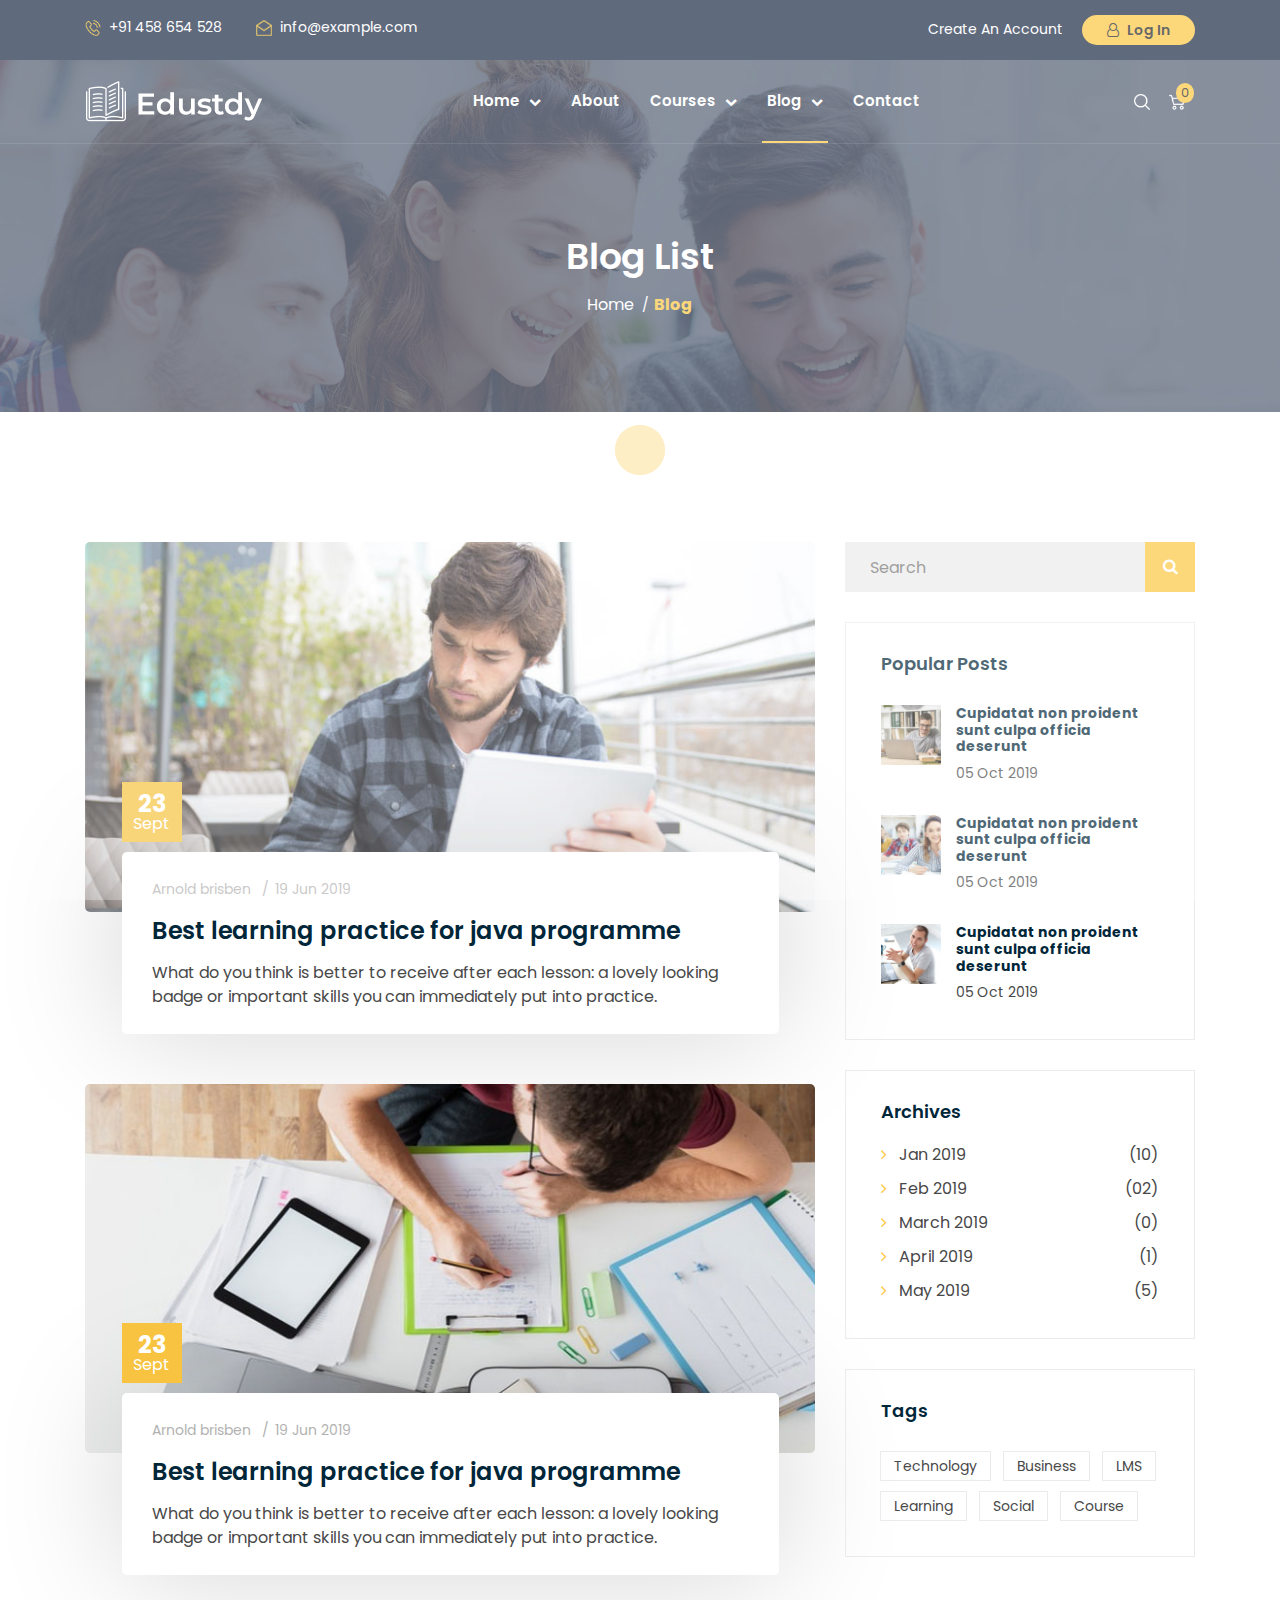
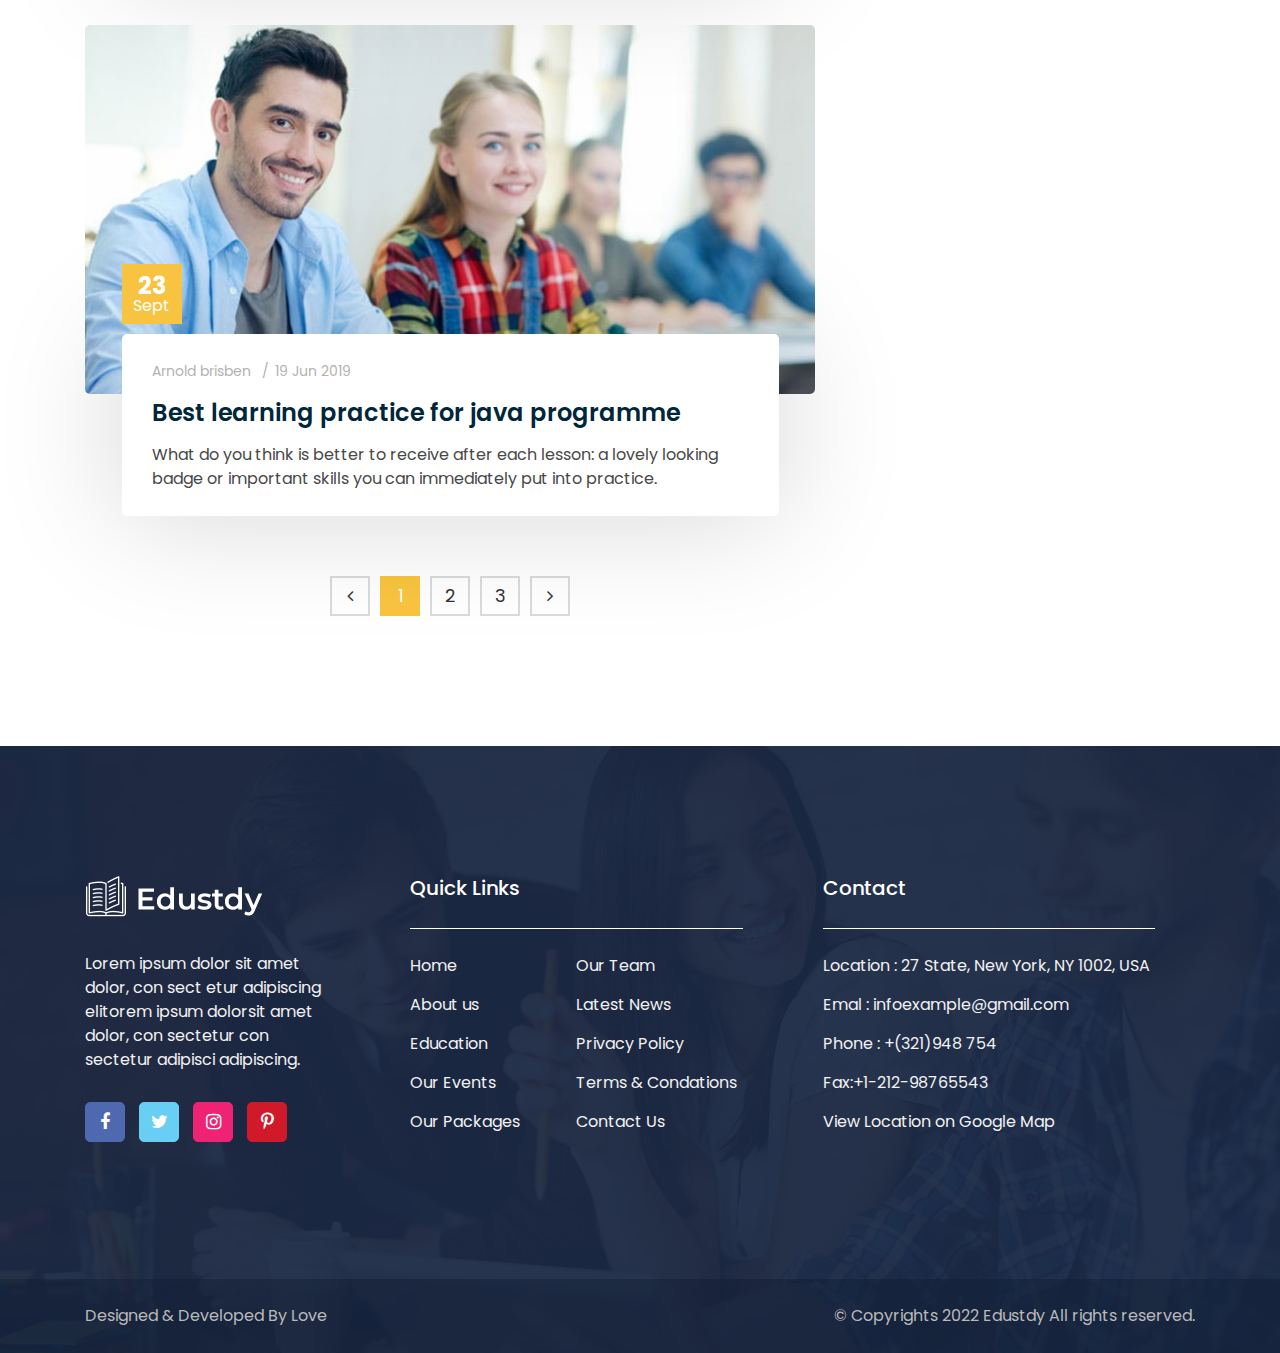
<file: raistheme.com/html/edustdy/edustdy/blog.html>
<!doctype html>
<html lang="en">


<!-- Mirrored from raistheme.com/html/edustdy/edustdy/blog.html by HTTrack Website Copier/3.x [XR&CO'2014], Thu, 21 May 2020 13:44:28 GMT -->
<head>

    <!--====== Required meta tags ======-->
    <meta charset="utf-8">
    <meta http-equiv="x-ua-compatible" content="ie=edge">
    <meta name="description" content="">
    <meta name="viewport" content="width=device-width, initial-scale=1, shrink-to-fit=no">

    <!--====== Title ======-->
    <title>Edustdy – Education Html Template</title>

    <!--====== Favicon Icon ======-->
    <link rel="shortcut icon" href="assets/images/favicon.png" type="image/png">

    <!--====== Bootstrap css ======-->
    <link rel="stylesheet" href="assets/css/bootstrap.min.css">

    <!--====== Animate css ======-->
    <link rel="stylesheet" href="assets/css/animate.css">

    <!--====== Fontawesome css ======-->
    <link rel="stylesheet" href="assets/css/font-awesome.min.css">

    <!--====== Magnific Popup css ======-->
    <link rel="stylesheet" href="assets/css/magnific-popup.css">

    <!--====== Nice Select css ======-->
    <link rel="stylesheet" href="assets/css/nice-select.css">

    <!--====== Slick css ======-->
    <link rel="stylesheet" href="assets/css/slick.css">

    <!--====== Default css ======-->
    <link rel="stylesheet" href="assets/css/default.css">

    <!--====== Style css ======-->
    <link rel="stylesheet" href="assets/css/style.css">

    <!--====== Responsive css ======-->
    <link rel="stylesheet" href="assets/css/responsive.css">


</head>

<body>

    <!--====== PRELOADER PART START ======-->

    <div id="preloader">
        <div class="preloader">
            <span></span>
            <span></span>
        </div>
    </div>

    <!--====== PRELOADER PART ENDS ======-->

    <!--====== Header PART START ======-->

    <section class="header_area">
        <div class="header_top">
            <div class="container">
                <div class="header_top_wrapper d-flex justify-content-center justify-content-md-between">
                    <div class="header_top_info d-none d-md-block">
                        <ul>
                            <li><img src="assets/images/call.png" alt="call"><a href="#">+91 458 654 528</a></li>
                            <li><img src="assets/images/mail.png" alt="mail"><a href="#">info@example.com</a></li>
                        </ul>
                    </div>
                    <div class="header_top_login">
                        <ul>
                            <li><a href="#">Create An Account</a></li>
                            <li><a class="main-btn" href="#"><i class="fa fa-user-o"></i> Log In</a></li>
                        </ul>
                    </div>
                </div>
            </div>
        </div>

        <div class="header_menu">
            <div class="container">
                <nav class="navbar navbar-expand-lg">
                    <a class="navbar-brand" href="index.html">
                        <img src="assets/images/logo.png" alt="logo">
                    </a>
                    
                    <button class="navbar-toggler" type="button" data-toggle="collapse" data-target="#navbarSupportedContent" aria-controls="navbarSupportedContent" aria-expanded="false" aria-label="Toggle navigation">
                        <span class="toggler-icon"></span>
                        <span class="toggler-icon"></span>
                        <span class="toggler-icon"></span>
                    </button>

                    <div class="collapse navbar-collapse sub-menu-bar" id="navbarSupportedContent">
                        <ul class="navbar-nav m-auto">
                            <li>
                                <a href="index.html">Home <i class="fa fa-chevron-down"></i></a>
                                
                                <ul class="sub-menu">
                                    <li><a href="index.html">Home 01</a></li>
                                    <li><a href="index-2.html">Home 02</a></li>
                                    <li><a href="index-3.html">Home 03</a></li>
                                    <li><a href="index-4.html">Home 04</a></li>
                                </ul>
                            </li>
                            <li>
                                <a href="about.html">About</a>
                            </li>
                            <li>
                                <a href="courses.html">Courses <i class="fa fa-chevron-down"></i></a>
                                
                                <ul class="sub-menu">
                                    <li><a href="courses.html">Courses</a></li>
                                    <li><a href="courses-details.html">Courses Details</a></li>
                                </ul>
                            </li>
                            <li>
                                <a class="active" href="blog.html">Blog <i class="fa fa-chevron-down"></i></a>
                                
                                <ul class="sub-menu">
                                    <li><a class="active" href="blog.html">Blog</a></li>
                                    <li><a href="blog-details.html">Blog Details</a></li>
                                </ul>
                            </li>
                            <li>
                                <a href="contact.html">Contact</a>
                            </li>
                        </ul>
                    </div>
                    
                    <div class="navbar_meta">
                        <ul>
                            <li>
                                <a id="search" href="#"><img src="assets/images/search.png" alt="search"></a>
                                <div class="search_bar">
                                    <input type="text" placeholder="Search">
                                    <button><i class="fa fa-search"></i></button>
                                </div>
                            </li>
                            <li><a href="#"><img src="assets/images/cart.png" alt="cart"> <span>0</span></a></li>
                        </ul>
                    </div>
                </nav>
            </div>
        </div>
    </section>

    <!--====== Header PART ENDS ======-->

    <!--====== Page Banner PART START ======-->

    <section class="page_banner bg_cover" style="background-image: url(assets/images/about_bg.jpg)">
        <div class="container">
            <div class="row">
                <div class="col-lg-12">
                    <div class="banner_content text-center">
                        <h4 class="title">Blog List</h4>
                        <ul class="breadcrumb justify-content-center">
                            <li><a href="#">Home</a></li>
                            <li><a class="active" href="#">Blog</a></li>
                        </ul>
                    </div>
                </div>
            </div>
        </div>
    </section>

    <!--====== Page Banner PART ENDS ======-->
    
    <!--====== Blog List Page PART START ======-->

    <section class="blog_list_page pt-80 pb-130">
        <div class="container">
            <div class="row">
                <div class="col-lg-8">
                    <div class="single_blog_list mt-50">
                        <div class="blog_list_image">
                            <img src="assets/images/blog-list-1.jpg" alt="blog">
                        </div>
                        <div class="blog_list_content">
                            <span class="date"><span>23</span>  Sept</span>
                            
                            <div class="blog_content_wrapper">
                                <ul class="blog_meta">
                                    <li><a href="#">Arnold brisben</a></li>
                                    <li><a href="#">19 Jun 2019</a></li>
                                </ul>
                                <h4 class="blog_title"><a href="#">Best learning practice for java programme</a></h4>
                                <p>What do you think is better to receive after each lesson: a lovely looking badge or important skills you can immediately put into practice.</p>
                            </div>
                        </div>
                    </div>
                    <div class="single_blog_list mt-50">
                        <div class="blog_list_image">
                            <img src="assets/images/blog-list-2.jpg" alt="blog">
                        </div>
                        <div class="blog_list_content">
                            <span class="date"><span>23</span>  Sept</span>
                            
                            <div class="blog_content_wrapper">
                                <ul class="blog_meta">
                                    <li><a href="#">Arnold brisben</a></li>
                                    <li><a href="#">19 Jun 2019</a></li>
                                </ul>
                                <h4 class="blog_title"><a href="#">Best learning practice for java programme</a></h4>
                                <p>What do you think is better to receive after each lesson: a lovely looking badge or important skills you can immediately put into practice.</p>
                            </div>
                        </div>
                    </div>
                    <div class="single_blog_list mt-50">
                        <div class="blog_list_image">
                            <img src="assets/images/blog-list-3.jpg" alt="blog">
                        </div>
                        <div class="blog_list_content">
                            <span class="date"><span>23</span>  Sept</span>
                            
                            <div class="blog_content_wrapper">
                                <ul class="blog_meta">
                                    <li><a href="#">Arnold brisben</a></li>
                                    <li><a href="#">19 Jun 2019</a></li>
                                </ul>
                                <h4 class="blog_title"><a href="#">Best learning practice for java programme</a></h4>
                                <p>What do you think is better to receive after each lesson: a lovely looking badge or important skills you can immediately put into practice.</p>
                            </div>
                        </div>
                    </div>
                    <ul class="pagination justify-content-center">
                        <li><a href="#"><i class="fa fa-angle-left"></i></a></li>
                        <li><a class="active" href="#">1</a></li>
                        <li><a href="#">2</a></li>
                        <li><a href="#">3</a></li>
                        <li><a href="#"><i class="fa fa-angle-right"></i></a></li>
                    </ul>
                </div>
                <div class="col-lg-4">
                    <div class="sidebar mt-50">
                        <div class="sidebar_search">
                            <form action="#">
                                <input type="text" placeholder="Search">
                                <button><i class="fa fa-search"></i></button>
                            </form>
                        </div>
                        
                        <div class="sidebar_post mt-30">
                            <h5 class="sidebar_title">Popular Posts</h5>
                            <ul>
                                <li>
                                    <div class="single_sidebar_post d-flex mt-30">
                                        <div class="post_image">
                                            <img src="assets/images/blog-1.jpg" alt="blog">
                                        </div>
                                        <div class="post_content media-body">
                                            <h6 class="title"><a href="#">Cupidatat non proident sunt culpa officia deserunt</a></h6>
                                            <p class="date">05 Oct 2019</p>
                                        </div>
                                    </div>
                                </li>
                                <li>
                                    <div class="single_sidebar_post d-flex mt-30">
                                        <div class="post_image">
                                            <img src="assets/images/blog-2.jpg" alt="blog">
                                        </div>
                                        <div class="post_content media-body">
                                            <h6 class="title"><a href="#">Cupidatat non proident sunt culpa officia deserunt</a></h6>
                                            <p class="date">05 Oct 2019</p>
                                        </div>
                                    </div>
                                </li>
                                <li>
                                    <div class="single_sidebar_post d-flex mt-30">
                                        <div class="post_image">
                                            <img src="assets/images/blog-3.jpg" alt="blog">
                                        </div>
                                        <div class="post_content media-body">
                                            <h6 class="title"><a href="#">Cupidatat non proident sunt culpa officia deserunt</a></h6>
                                            <p class="date">05 Oct 2019</p>
                                        </div>
                                    </div>
                                </li>
                            </ul>
                        </div>
                        
                        <div class="sidebar_list mt-30">
                            <h5 class="sidebar_title">Archives</h5>
                            
                            <ul class="archives_list">
                                <li><a href="#"><i class="fa fa-angle-right"></i> Jan 2019 <span>(10)</span></a></li>
                                <li><a href="#"><i class="fa fa-angle-right"></i> Feb 2019 <span>(02)</span></a></li>
                                <li><a href="#"><i class="fa fa-angle-right"></i> March 2019 <span>(0)</span></a></li>
                                <li><a href="#"><i class="fa fa-angle-right"></i> April 2019 <span>(1)</span></a></li>
                                <li><a href="#"><i class="fa fa-angle-right"></i> May 2019 <span>(5)</span></a></li>
                            </ul>
                        </div>
                        
                        <div class="sidebar_tag mt-30">
                            <h5 class="sidebar_title">Tags</h5>
                            
                            <ul class="archives_tag">
                                <li><a href="#">Technology</a></li>
                                <li><a href="#">Business</a></li>
                                <li><a href="#">LMS</a></li>
                                <li><a href="#">Learning</a></li>
                                <li><a href="#">Social</a></li>
                                <li><a href="#">Course</a></li>
                            </ul>
                        </div>
                    </div>
                </div>
            </div>
        </div>
    </section>

    <!--====== Blog List Page PART ENDS ======-->

    <!--====== Footer PART START ======-->

    <footer class="footer_area bg_cover" style="background-image: url(assets/images/footer_bg.jpg)">
        <div class="footer_widget pt-80 pb-130">
            <div class="container">
                <div class="row">
                    <div class="col-lg-3 col-sm-6">
                        <div class="footer_about mt-50">
                            <a href="#"><img src="assets/images/logo.png" alt="logo"></a>
                            
                            <p>Lorem ipsum dolor sit amet dolor, con sect etur adipiscing elitorem ipsum dolorsit amet dolor, con sectetur con sectetur adipisci adipiscing.</p>
                            
                            <ul class="footer_social">
                                <li><a href="#"><i class="fa fa-facebook-f"></i></a></li>
                                <li><a href="#"><i class="fa fa-twitter"></i></a></li>
                                <li><a href="#"><i class="fa fa-instagram"></i></a></li>
                                <li><a href="#"><i class="fa fa-pinterest-p"></i></a></li>
                            </ul>
                        </div>
                    </div>
                    <div class="col-lg-9">
                        <div class="footer_widget_wrapper d-flex flex-wrap">
                            <div class="footer_link mt-50">
                                <h5 class="footer_title">Quick Links</h5>

                                <div class="footer_link_wrapper d-flex">
                                    <ul class="link">
                                        <li><a href="#">Home</a></li>
                                        <li><a href="#">About us</a></li>
                                        <li><a href="#">Education</a></li>
                                        <li><a href="#">Our Events</a></li>
                                        <li><a href="#">Our Packages</a></li>
                                    </ul>
                                    <ul class="link">
                                        <li><a href="#">Our Team</a></li>
                                        <li><a href="#">Latest News</a></li>
                                        <li><a href="#">Privacy Policy</a></li>
                                        <li><a href="#">Terms & Condations</a></li>
                                        <li><a href="#">Contact Us</a></li>
                                    </ul>
                                </div>
                            </div>

                            <div class="footer_contact mt-50">
                                <h5 class="footer_title">Contact</h5>
                                
                                <ul class="contact">
                                    <li>Location : 27 State, New York, NY 1002, USA</li>
                                    <li>Emal : infoexample@gmail.com</li>
                                    <li>Phone : +(321)948 754</li>
                                    <li>Fax:+1-212-98765543</li>
                                    <li><a href="#">View Location on Google Map</a></li>
                                    <li></li>
                                </ul>
                            </div>
                        </div>
                    </div>
                </div>
            </div>
        </div>
        
        <div class="footer_copyright">
            <div class="container">
                <div class="footer_copyright_wrapper text-center d-md-flex justify-content-between">
                    <div class="copyright">
                        <p>Designed & Developed By Love</p>
                    </div>
                    <div class="copyright">
                        <p>&copy; Copyrights 2022 Edustdy All rights reserved. </p>
                    </div>
                </div>
            </div>
        </div>
    </footer>

    <!--====== Footer PART ENDS ======-->
    
    <!--====== BACK TOP TOP PART START ======-->

    <a href="#" class="back-to-top"><i class="fa fa-chevron-up"></i></a>

    <!--====== BACK TOP TOP PART ENDS ======-->

    









    <!--====== jquery js ======-->
    <script src="assets/js/vendor/modernizr-3.6.0.min.js"></script>
    <script src="assets/js/vendor/jquery-1.12.4.min.js"></script>

    <!--====== Bootstrap js ======-->
    <script src="assets/js/bootstrap.min.js"></script>
    <script src="assets/js/popper.min.js"></script>

    <!--====== Slick js ======-->
    <script src="assets/js/slick.min.js"></script>

    <!--====== Magnific Popup js ======-->
    <script src="assets/js/jquery.magnific-popup.min.js"></script>

    <!--====== Counter Up js ======-->
    <script src="assets/js/waypoints.min.js"></script>
    <script src="assets/js/jquery.counterup.min.js"></script>

    <!--====== Nice Select js ======-->
    <script src="assets/js/jquery.nice-select.min.js"></script>
    
    <!--====== Count Down js ======-->
    <script src="assets/js/jquery.countdown.min.js"></script>
    
    <!--====== Appear js ======-->
    <script src="assets/js/jquery.appear.min.js"></script>

    <!--====== Main js ======-->
    <script src="assets/js/main.js"></script>

</body>


<!-- Mirrored from raistheme.com/html/edustdy/edustdy/blog.html by HTTrack Website Copier/3.x [XR&CO'2014], Thu, 21 May 2020 13:44:30 GMT -->
</html>
</file>
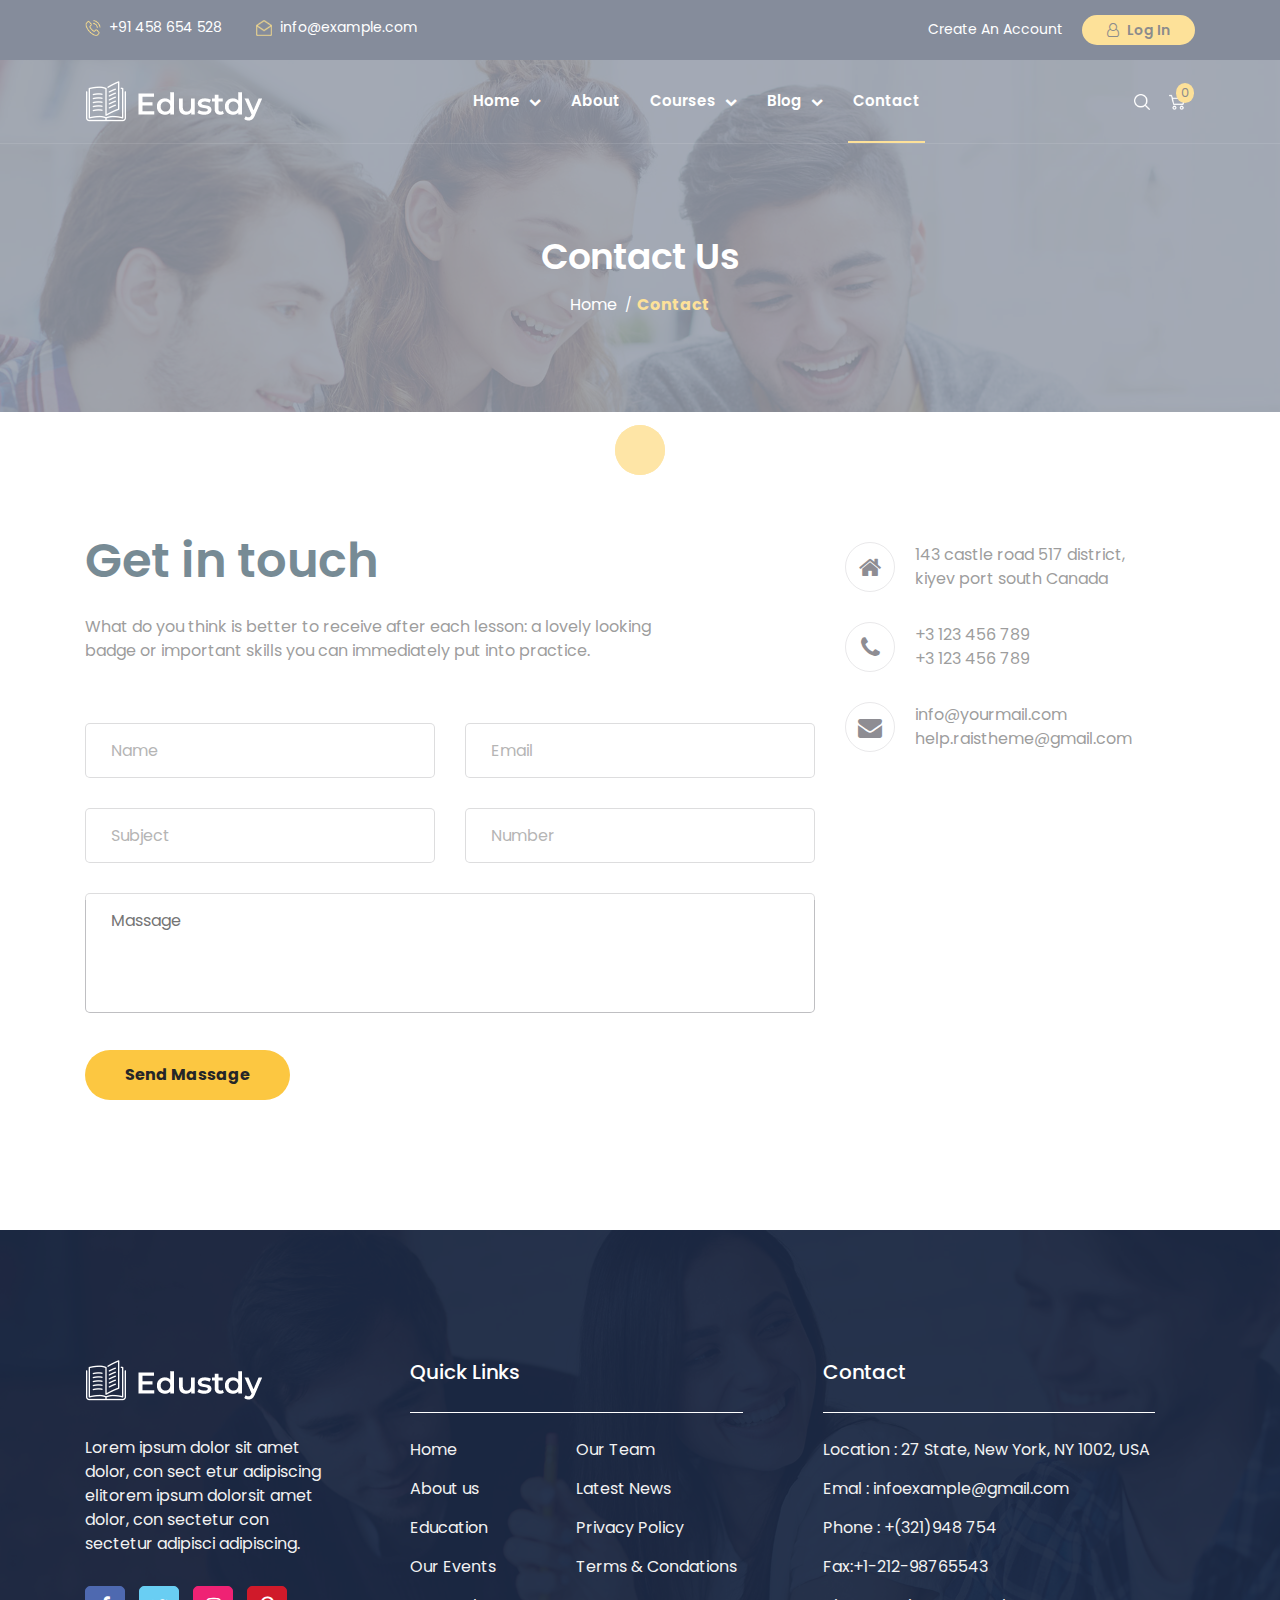
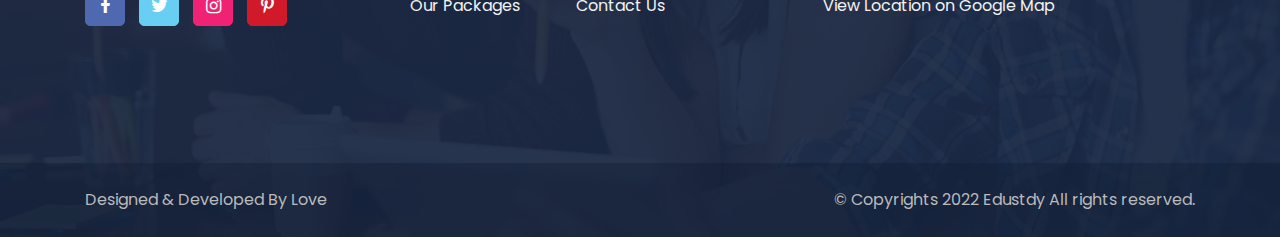
<file: raistheme.com/html/edustdy/edustdy/contact.html>
<!doctype html>
<html lang="en">


<!-- Mirrored from raistheme.com/html/edustdy/edustdy/contact.html by HTTrack Website Copier/3.x [XR&CO'2014], Thu, 21 May 2020 13:44:30 GMT -->
<head>

    <!--====== Required meta tags ======-->
    <meta charset="utf-8">
    <meta http-equiv="x-ua-compatible" content="ie=edge">
    <meta name="description" content="">
    <meta name="viewport" content="width=device-width, initial-scale=1, shrink-to-fit=no">

    <!--====== Title ======-->
    <title>Edustdy – Education Html Template</title>

    <!--====== Favicon Icon ======-->
    <link rel="shortcut icon" href="assets/images/favicon.png" type="image/png">

    <!--====== Bootstrap css ======-->
    <link rel="stylesheet" href="assets/css/bootstrap.min.css">

    <!--====== Animate css ======-->
    <link rel="stylesheet" href="assets/css/animate.css">

    <!--====== Fontawesome css ======-->
    <link rel="stylesheet" href="assets/css/font-awesome.min.css">

    <!--====== Magnific Popup css ======-->
    <link rel="stylesheet" href="assets/css/magnific-popup.css">

    <!--====== Nice Select css ======-->
    <link rel="stylesheet" href="assets/css/nice-select.css">

    <!--====== Slick css ======-->
    <link rel="stylesheet" href="assets/css/slick.css">

    <!--====== Default css ======-->
    <link rel="stylesheet" href="assets/css/default.css">

    <!--====== Style css ======-->
    <link rel="stylesheet" href="assets/css/style.css">

    <!--====== Responsive css ======-->
    <link rel="stylesheet" href="assets/css/responsive.css">


</head>

<body>

    <!--====== PRELOADER PART START ======-->

    <div id="preloader">
        <div class="preloader">
            <span></span>
            <span></span>
        </div>
    </div>

    <!--====== PRELOADER PART ENDS ======-->

    <!--====== Header PART START ======-->

    <section class="header_area">
        <div class="header_top">
            <div class="container">
                <div class="header_top_wrapper d-flex justify-content-center justify-content-md-between">
                    <div class="header_top_info d-none d-md-block">
                        <ul>
                            <li><img src="assets/images/call.png" alt="call"><a href="#">+91 458 654 528</a></li>
                            <li><img src="assets/images/mail.png" alt="mail"><a href="#">info@example.com</a></li>
                        </ul>
                    </div>
                    <div class="header_top_login">
                        <ul>
                            <li><a href="#">Create An Account</a></li>
                            <li><a class="main-btn" href="#"><i class="fa fa-user-o"></i> Log In</a></li>
                        </ul>
                    </div>
                </div>
            </div>
        </div>

        <div class="header_menu">
            <div class="container">
                <nav class="navbar navbar-expand-lg">
                    <a class="navbar-brand" href="index.html">
                        <img src="assets/images/logo.png" alt="logo">
                    </a>
                    
                    <button class="navbar-toggler" type="button" data-toggle="collapse" data-target="#navbarSupportedContent" aria-controls="navbarSupportedContent" aria-expanded="false" aria-label="Toggle navigation">
                        <span class="toggler-icon"></span>
                        <span class="toggler-icon"></span>
                        <span class="toggler-icon"></span>
                    </button>

                    <div class="collapse navbar-collapse sub-menu-bar" id="navbarSupportedContent">
                        <ul class="navbar-nav m-auto">
                            <li>
                                <a href="index.html">Home <i class="fa fa-chevron-down"></i></a>
                                
                                <ul class="sub-menu">
                                    <li><a href="index.html">Home 01</a></li>
                                    <li><a href="index-2.html">Home 02</a></li>
                                    <li><a href="index-3.html">Home 03</a></li>
                                    <li><a href="index-4.html">Home 04</a></li>
                                </ul>
                            </li>
                            <li>
                                <a href="about.html">About</a>
                            </li>
                            <li>
                                <a href="courses.html">Courses <i class="fa fa-chevron-down"></i></a>
                                
                                <ul class="sub-menu">
                                    <li><a href="courses.html">Courses</a></li>
                                    <li><a href="courses-details.html">Courses Details</a></li>
                                </ul>
                            </li>
                            <li>
                                <a href="blog.html">Blog <i class="fa fa-chevron-down"></i></a>
                                
                                <ul class="sub-menu">
                                    <li><a href="blog.html">Blog</a></li>
                                    <li><a href="blog-details.html">Blog Details</a></li>
                                </ul>
                            </li>
                            <li>
                                <a class="active" href="contact.html">Contact</a>
                            </li>
                        </ul>
                    </div>
                    
                    <div class="navbar_meta">
                        <ul>
                            <li>
                                <a id="search" href="#"><img src="assets/images/search.png" alt="search"></a>
                                <div class="search_bar">
                                    <input type="text" placeholder="Search">
                                    <button><i class="fa fa-search"></i></button>
                                </div>
                            </li>
                            <li><a href="#"><img src="assets/images/cart.png" alt="cart"> <span>0</span></a></li>
                        </ul>
                    </div>
                </nav>
            </div>
        </div>
    </section>

    <!--====== Header PART ENDS ======-->

    <!--====== Page Banner PART START ======-->

    <section class="page_banner bg_cover" style="background-image: url(assets/images/about_bg.jpg)">
        <div class="container">
            <div class="row">
                <div class="col-lg-12">
                    <div class="banner_content text-center">
                        <h4 class="title">Contact Us</h4>
                        <ul class="breadcrumb justify-content-center">
                            <li><a href="#">Home</a></li>
                            <li><a class="active" href="#">Contact</a></li>
                        </ul>
                    </div>
                </div>
            </div>
        </div>
    </section>

    <!--====== Page Banner PART ENDS ======-->
    
    <!--====== CONTACT PART START ======-->

    <section class="contact_area pt-80 pb-130">
        <div class="services_shape_1" style="background-image: url(assets/images/shape/shape-12.html)"></div>
        <div class="container">
            <div class="row">
                <div class="col-lg-8">
                    <div class="contact_form mt-40">                        
                        
                        <div class="row">
                            <div class="col-lg-10">
                                <div class="section_title pb-30">
                                    <h3 class="main_title">Get in touch</h3>
                                    <p>What do you think is better to receive after each lesson: a lovely looking badge or important skills you can immediately put into practice.</p>
                                </div>
                            </div>
                        </div>
                        
                        <form action="#">
                            <div class="row">
                                <div class="col-md-6">
                                    <div class="single_form">
                                        <input type="text" placeholder="Name">
                                    </div> <!-- single form -->
                                </div>
                                <div class="col-md-6">
                                    <div class="single_form">
                                        <input type="email" placeholder="Email">
                                    </div> <!-- single form -->
                                </div>
                                <div class="col-md-6">
                                    <div class="single_form">
                                        <input type="text" placeholder="Subject">
                                    </div> <!-- single form -->
                                </div>
                                <div class="col-md-6">
                                    <div class="single_form">
                                        <input type="text" placeholder="Number">
                                    </div> <!-- single form -->
                                </div>
                                <div class="col-md-12">
                                    <div class="single_form">
                                        <textarea placeholder="Massage"></textarea>
                                    </div> <!-- single form -->
                                </div>
                                <div class="col-md-12">
                                    <div class="single_form">
                                        <button class="main-btn">Send Massage</button>
                                    </div> <!-- single form -->
                                </div>
                            </div> <!-- row -->
                        </form>
                    </div> <!-- contact form -->
                </div>
                <div class="col-lg-4">
                    <div class="contact_info pt-20">
                        <ul>
                            <li>
                                <div class="single_info d-flex align-items-center mt-30">
                                    <div class="info_icon">
                                        <i class="fa fa-home"></i>
                                    </div>
                                    <div class="info_content media-body">
                                        <p>143 castle road 517 district, <br> kiyev port south Canada</p>
                                    </div>
                                </div> <!-- single info -->
                            </li>
                            <li>
                                <div class="single_info d-flex align-items-center mt-30">
                                    <div class="info_icon">
                                        <i class="fa fa-phone"></i>
                                    </div>
                                    <div class="info_content media-body">
                                        <p>+3 123 456 789</p>
                                        <p>+3 123 456 789</p>
                                    </div>
                                </div> <!-- single info -->
                            </li>
                            <li>
                                <div class="single_info d-flex align-items-center mt-30">
                                    <div class="info_icon">
                                        <i class="fa fa-envelope"></i>
                                    </div>
                                    <div class="info_content media-body">
                                        <p>info@yourmail.com</p>
                                        <p>help.raistheme@gmail.com</p>
                                    </div>
                                </div> <!-- single info -->
                            </li>
                        </ul>
                    </div> <!-- contact info -->
                    <div class="contact_map mt-50">
                        <div class="gmap_canvas">                            
                            <iframe id="gmap_canvas" src="https://maps.google.com/maps?q=Mission%20District%2C%20San%20Francisco%2C%20CA%2C%20USA&amp;t=&amp;z=13&amp;ie=UTF8&amp;iwloc=&amp;output=embed" frameborder="0" scrolling="no" marginheight="0" marginwidth="0"></iframe>
                        </div>
                    </div> <!-- contact map -->
                </div>
            </div> <!-- row -->
        </div> <!-- container -->
    </section>

    <!--====== CONTACT PART ENDS ======-->
    
    <!--====== Footer PART START ======-->

    <footer class="footer_area bg_cover" style="background-image: url(assets/images/footer_bg.jpg)">
        <div class="footer_widget pt-80 pb-130">
            <div class="container">
                <div class="row">
                    <div class="col-lg-3 col-sm-6">
                        <div class="footer_about mt-50">
                            <a href="#"><img src="assets/images/logo.png" alt="logo"></a>
                            
                            <p>Lorem ipsum dolor sit amet dolor, con sect etur adipiscing elitorem ipsum dolorsit amet dolor, con sectetur con sectetur adipisci adipiscing.</p>
                            
                            <ul class="footer_social">
                                <li><a href="#"><i class="fa fa-facebook-f"></i></a></li>
                                <li><a href="#"><i class="fa fa-twitter"></i></a></li>
                                <li><a href="#"><i class="fa fa-instagram"></i></a></li>
                                <li><a href="#"><i class="fa fa-pinterest-p"></i></a></li>
                            </ul>
                        </div>
                    </div>
                    <div class="col-lg-9">
                        <div class="footer_widget_wrapper d-flex flex-wrap">
                            <div class="footer_link mt-50">
                                <h5 class="footer_title">Quick Links</h5>

                                <div class="footer_link_wrapper d-flex">
                                    <ul class="link">
                                        <li><a href="#">Home</a></li>
                                        <li><a href="#">About us</a></li>
                                        <li><a href="#">Education</a></li>
                                        <li><a href="#">Our Events</a></li>
                                        <li><a href="#">Our Packages</a></li>
                                    </ul>
                                    <ul class="link">
                                        <li><a href="#">Our Team</a></li>
                                        <li><a href="#">Latest News</a></li>
                                        <li><a href="#">Privacy Policy</a></li>
                                        <li><a href="#">Terms & Condations</a></li>
                                        <li><a href="#">Contact Us</a></li>
                                    </ul>
                                </div>
                            </div>

                            <div class="footer_contact mt-50">
                                <h5 class="footer_title">Contact</h5>
                                
                                <ul class="contact">
                                    <li>Location : 27 State, New York, NY 1002, USA</li>
                                    <li>Emal : infoexample@gmail.com</li>
                                    <li>Phone : +(321)948 754</li>
                                    <li>Fax:+1-212-98765543</li>
                                    <li><a href="#">View Location on Google Map</a></li>
                                    <li></li>
                                </ul>
                            </div>
                        </div>
                    </div>
                </div>
            </div>
        </div>
        
        <div class="footer_copyright">
            <div class="container">
                <div class="footer_copyright_wrapper text-center d-md-flex justify-content-between">
                    <div class="copyright">
                        <p>Designed & Developed By Love</p>
                    </div>
                    <div class="copyright">
                        <p>&copy; Copyrights 2022 Edustdy All rights reserved. </p>
                    </div>
                </div>
            </div>
        </div>
    </footer>

    <!--====== Footer PART ENDS ======-->
    
    <!--====== BACK TOP TOP PART START ======-->

    <a href="#" class="back-to-top"><i class="fa fa-chevron-up"></i></a>

    <!--====== BACK TOP TOP PART ENDS ======-->

    









    <!--====== jquery js ======-->
    <script src="assets/js/vendor/modernizr-3.6.0.min.js"></script>
    <script src="assets/js/vendor/jquery-1.12.4.min.js"></script>

    <!--====== Bootstrap js ======-->
    <script src="assets/js/bootstrap.min.js"></script>
    <script src="assets/js/popper.min.js"></script>

    <!--====== Slick js ======-->
    <script src="assets/js/slick.min.js"></script>

    <!--====== Magnific Popup js ======-->
    <script src="assets/js/jquery.magnific-popup.min.js"></script>

    <!--====== Counter Up js ======-->
    <script src="assets/js/waypoints.min.js"></script>
    <script src="assets/js/jquery.counterup.min.js"></script>

    <!--====== Nice Select js ======-->
    <script src="assets/js/jquery.nice-select.min.js"></script>
    
    <!--====== Count Down js ======-->
    <script src="assets/js/jquery.countdown.min.js"></script>
    
    <!--====== Appear js ======-->
    <script src="assets/js/jquery.appear.min.js"></script>

    <!--====== Main js ======-->
    <script src="assets/js/main.js"></script>

</body>


<!-- Mirrored from raistheme.com/html/edustdy/edustdy/contact.html by HTTrack Website Copier/3.x [XR&CO'2014], Thu, 21 May 2020 13:44:30 GMT -->
</html>
</file>
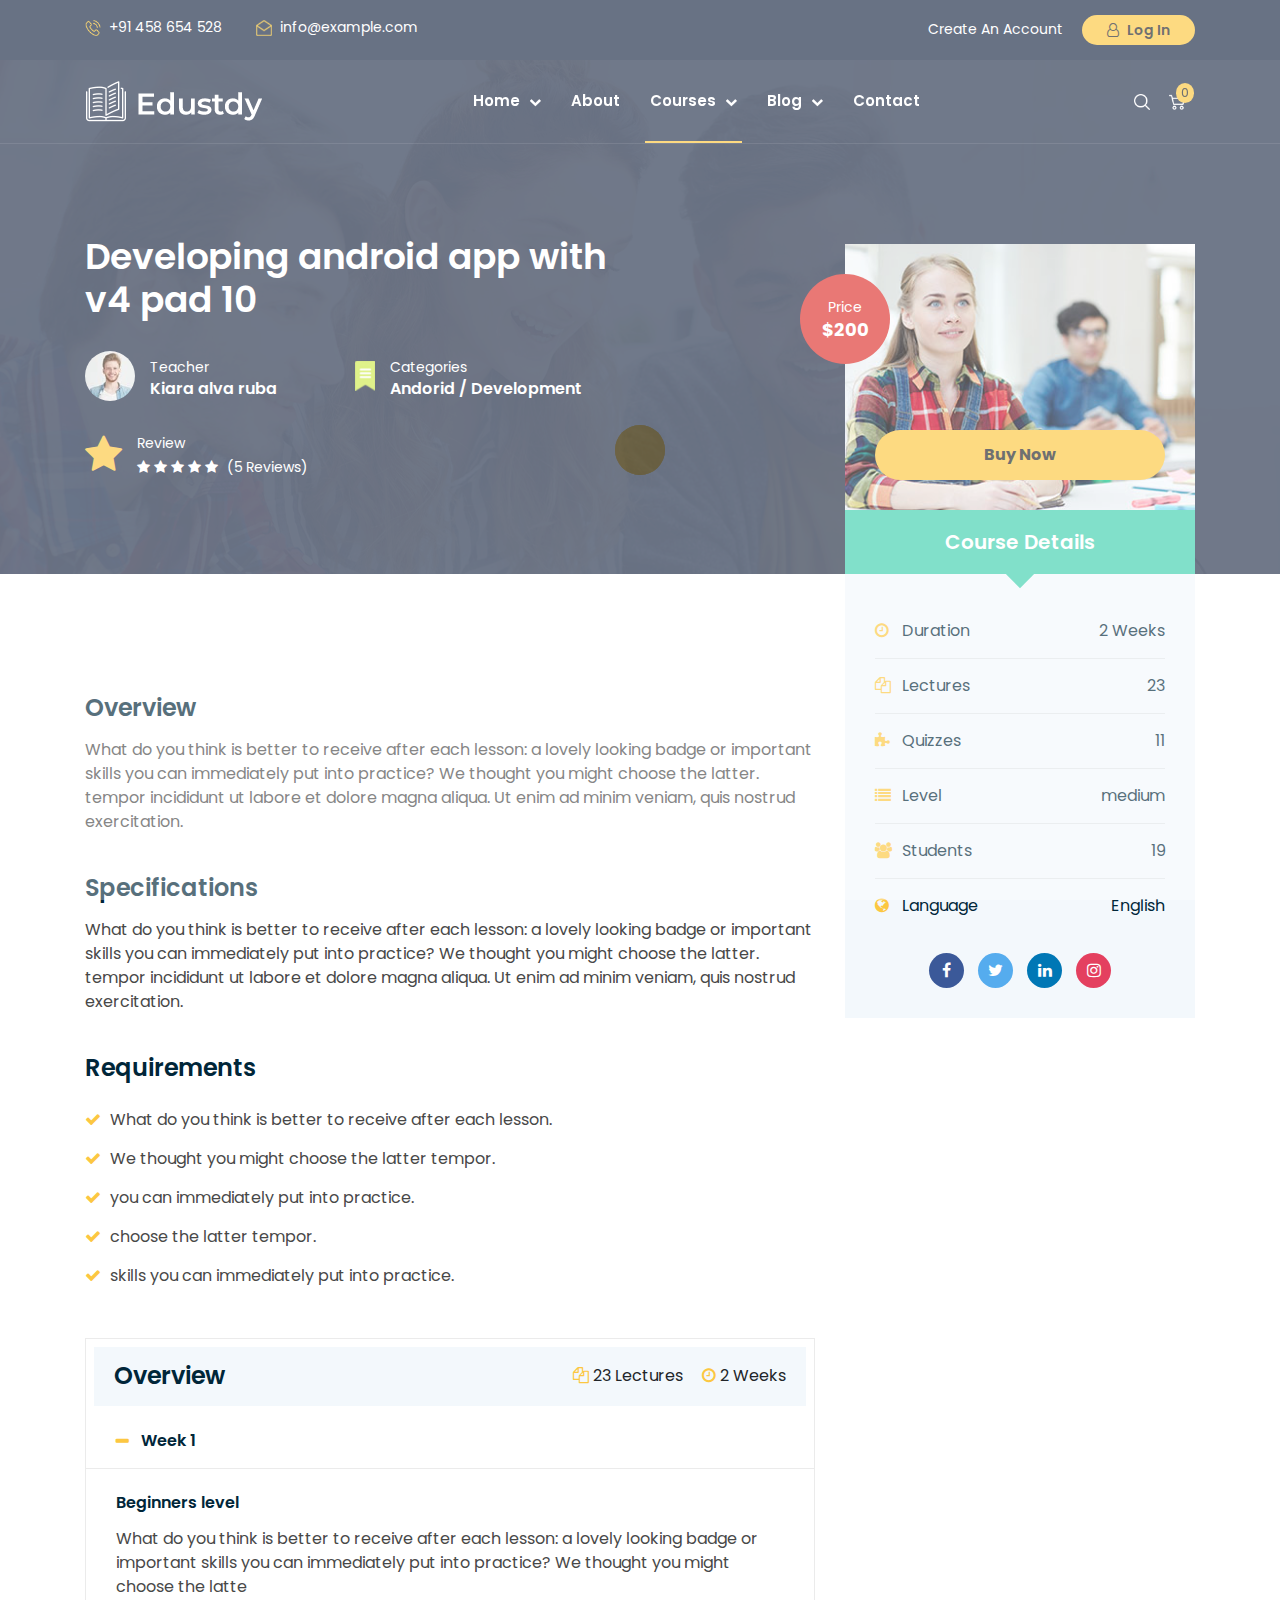
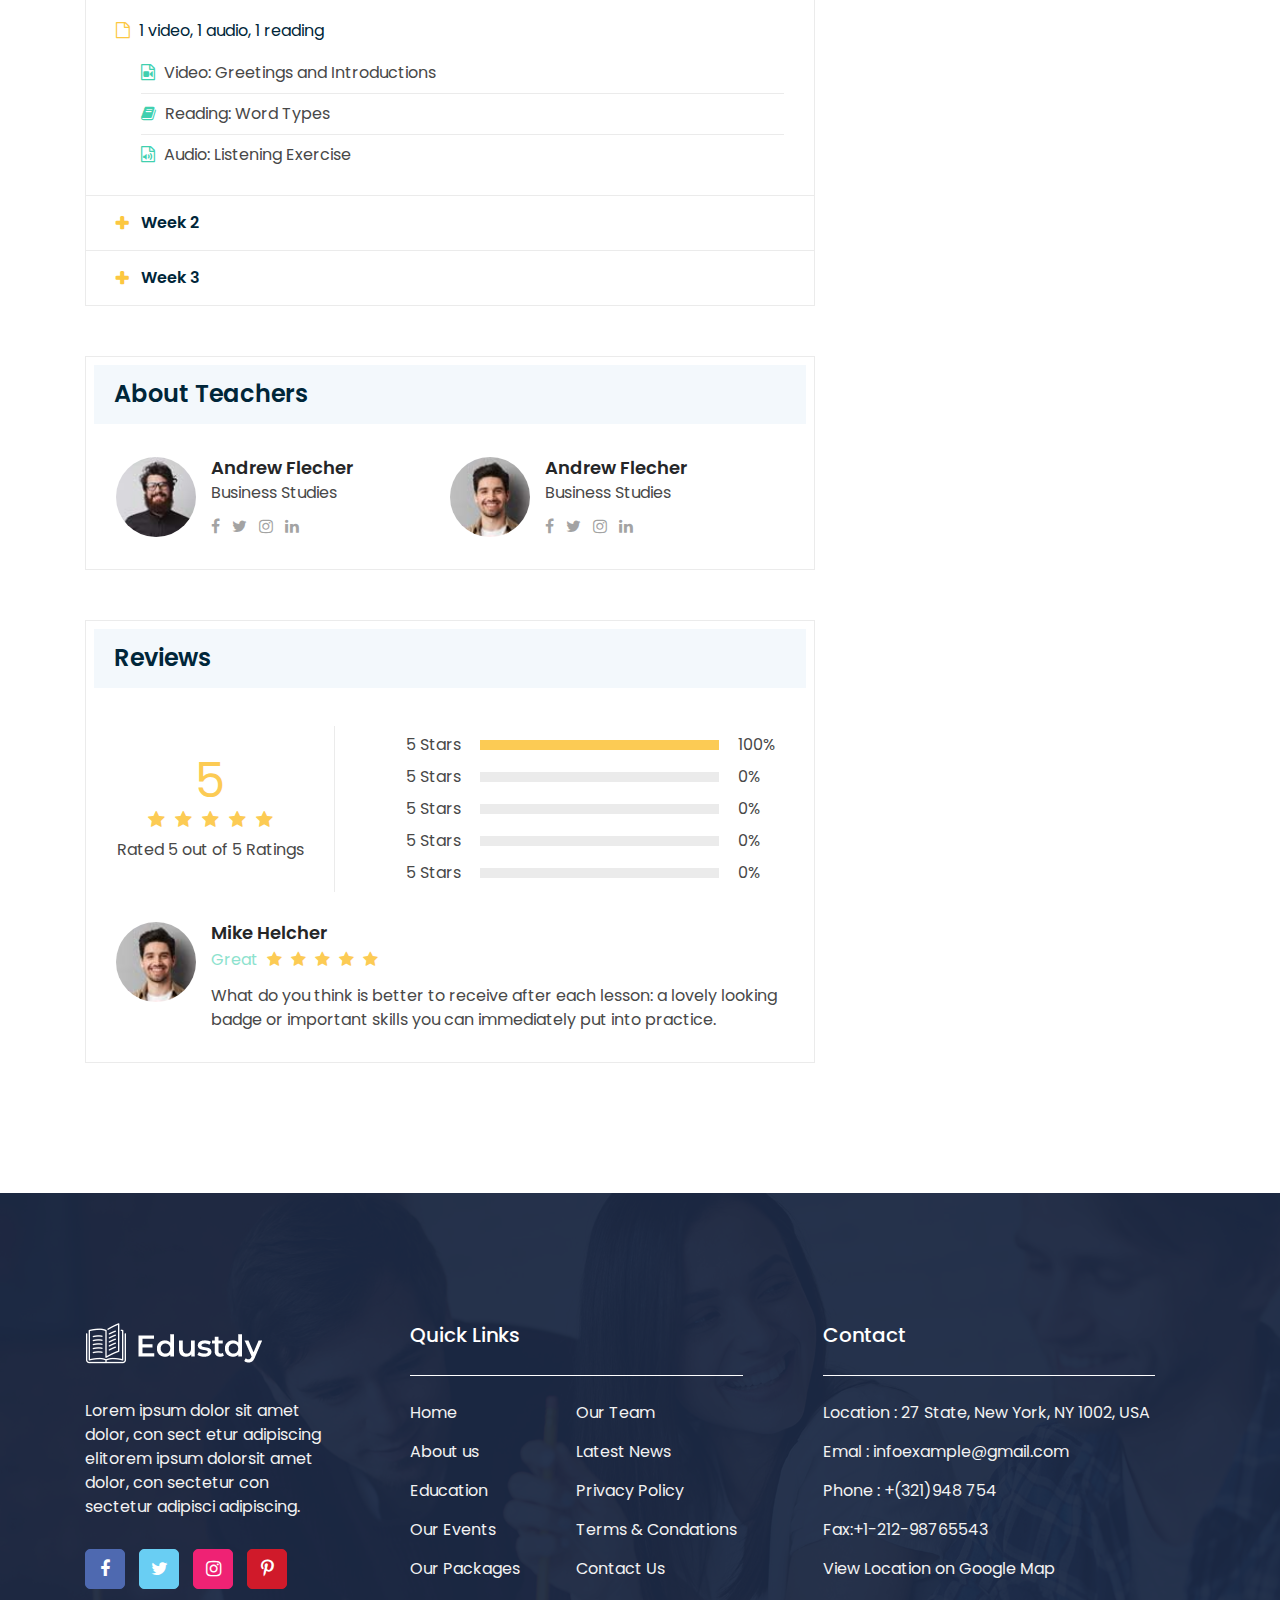
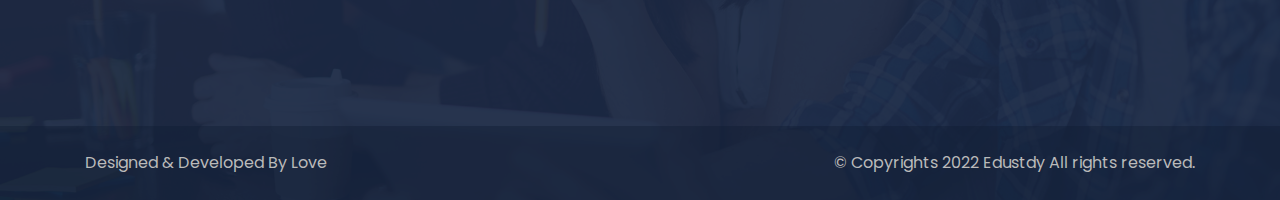
<file: raistheme.com/html/edustdy/edustdy/courses-details.html>
<!doctype html>
<html lang="en">


<!-- Mirrored from raistheme.com/html/edustdy/edustdy/courses-details.html by HTTrack Website Copier/3.x [XR&CO'2014], Thu, 21 May 2020 13:44:27 GMT -->
<head>

    <!--====== Required meta tags ======-->
    <meta charset="utf-8">
    <meta http-equiv="x-ua-compatible" content="ie=edge">
    <meta name="description" content="">
    <meta name="viewport" content="width=device-width, initial-scale=1, shrink-to-fit=no">

    <!--====== Title ======-->
    <title>Edustdy – Education Html Template</title>

    <!--====== Favicon Icon ======-->
    <link rel="shortcut icon" href="assets/images/favicon.png" type="image/png">

    <!--====== Bootstrap css ======-->
    <link rel="stylesheet" href="assets/css/bootstrap.min.css">

    <!--====== Animate css ======-->
    <link rel="stylesheet" href="assets/css/animate.css">

    <!--====== Fontawesome css ======-->
    <link rel="stylesheet" href="assets/css/font-awesome.min.css">

    <!--====== Magnific Popup css ======-->
    <link rel="stylesheet" href="assets/css/magnific-popup.css">

    <!--====== Nice Select css ======-->
    <link rel="stylesheet" href="assets/css/nice-select.css">

    <!--====== Slick css ======-->
    <link rel="stylesheet" href="assets/css/slick.css">

    <!--====== Default css ======-->
    <link rel="stylesheet" href="assets/css/default.css">

    <!--====== Style css ======-->
    <link rel="stylesheet" href="assets/css/style.css">

    <!--====== Responsive css ======-->
    <link rel="stylesheet" href="assets/css/responsive.css">


</head>

<body>

    <!--====== PRELOADER PART START ======-->

    <div id="preloader">
        <div class="preloader">
            <span></span>
            <span></span>
        </div>
    </div>

    <!--====== PRELOADER PART ENDS ======-->

    <!--====== Header PART START ======-->

    <section class="header_area">
        <div class="header_top">
            <div class="container">
                <div class="header_top_wrapper d-flex justify-content-center justify-content-md-between">
                    <div class="header_top_info d-none d-md-block">
                        <ul>
                            <li><img src="assets/images/call.png" alt="call"><a href="#">+91 458 654 528</a></li>
                            <li><img src="assets/images/mail.png" alt="mail"><a href="#">info@example.com</a></li>
                        </ul>
                    </div>
                    <div class="header_top_login">
                        <ul>
                            <li><a href="#">Create An Account</a></li>
                            <li><a class="main-btn" href="#"><i class="fa fa-user-o"></i> Log In</a></li>
                        </ul>
                    </div>
                </div>
            </div>
        </div>

        <div class="header_menu">
            <div class="container">
                <nav class="navbar navbar-expand-lg">
                    <a class="navbar-brand" href="index.html">
                        <img src="assets/images/logo.png" alt="logo">
                    </a>

                    <button class="navbar-toggler" type="button" data-toggle="collapse" data-target="#navbarSupportedContent" aria-controls="navbarSupportedContent" aria-expanded="false" aria-label="Toggle navigation">
                        <span class="toggler-icon"></span>
                        <span class="toggler-icon"></span>
                        <span class="toggler-icon"></span>
                    </button>

                    <div class="collapse navbar-collapse sub-menu-bar" id="navbarSupportedContent">
                        <ul class="navbar-nav m-auto">
                            <li>
                                <a href="index.html">Home <i class="fa fa-chevron-down"></i></a>
                                
                                <ul class="sub-menu">
                                    <li><a href="index.html">Home 01</a></li>
                                    <li><a href="index-2.html">Home 02</a></li>
                                    <li><a href="index-3.html">Home 03</a></li>
                                    <li><a href="index-4.html">Home 04</a></li>
                                </ul>
                            </li>
                            <li>
                                <a href="about.html">About</a>
                            </li>
                            <li>
                                <a class="active" href="courses.html">Courses <i class="fa fa-chevron-down"></i></a>
                                
                                <ul class="sub-menu">
                                    <li><a href="courses.html">Courses</a></li>
                                    <li><a class="active" href="courses-details.html">Courses Details</a></li>
                                </ul>
                            </li>
                            <li>
                                <a href="blog.html">Blog <i class="fa fa-chevron-down"></i></a>
                                
                                <ul class="sub-menu">
                                    <li><a href="blog.html">Blog</a></li>
                                    <li><a href="blog-details.html">Blog Details</a></li>
                                </ul>
                            </li>
                            <li>
                                <a href="contact.html">Contact</a>
                            </li>
                        </ul>
                    </div>

                    <div class="navbar_meta">
                        <ul>
                            <li>
                                <a id="search" href="#"><img src="assets/images/search.png" alt="search"></a>
                                <div class="search_bar">
                                    <input type="text" placeholder="Search">
                                    <button><i class="fa fa-search"></i></button>
                                </div>
                            </li>
                            <li><a href="#"><img src="assets/images/cart.png" alt="cart"> <span>0</span></a></li>
                        </ul>
                    </div>
                </nav>
            </div>
        </div>
    </section>

    <!--====== Header PART ENDS ======-->

    <!--====== Courses Details Banner PART START ======-->

    <section class="courses_details_banner bg_cover" style="background-image: url(assets/images/about_bg.jpg)">
        <div class="container">
            <div class="row">
                <div class="col-lg-6 col-md-9 col-sm-11">
                    <div class="details_banner_content">
                        <h4 class="title">Developing android app with v4 pad 10</h4>

                        <div class="details_media_wrapper d-flex flex-wrap">
                            <div class="details_media d-flex align-items-center mt-30">
                                <div class="media_image">
                                    <img class="author" src="assets/images/author-4.jpg" alt="author">
                                </div>
                                <div class="media_content media-body">
                                    <p>Teacher</p>
                                    <h6 class="title">Kiara alva ruba</h6>
                                </div>
                            </div>
                            <div class="details_media d-flex align-items-center mt-30">
                                <div class="media_image">
                                    <img class="bookmark" src="assets/images/bookmark.png" alt="bookmark">
                                </div>
                                <div class="media_content media-body">
                                    <p>Categories</p>
                                    <h6 class="title"><a href="#">Andorid / Development</a></h6>
                                </div>
                            </div>
                            <div class="details_media d-flex align-items-center mt-30">
                                <div class="media_image">
                                    <i class="fa fa-star"></i>
                                </div>
                                <div class="media_content">
                                    <p>Review</p>
                                    <ul class="rating">
                                        <li><i class="fa fa-star"></i></li>
                                        <li><i class="fa fa-star"></i></li>
                                        <li><i class="fa fa-star"></i></li>
                                        <li><i class="fa fa-star"></i></li>
                                        <li><i class="fa fa-star"></i></li>
                                        <li><span>(5 Reviews)</span></li>
                                    </ul>
                                </div>
                            </div>
                        </div>
                    </div>
                </div>
            </div>
        </div>
    </section>

    <!--====== Courses Details Banner PART ENDS ======-->

    <!--====== Courses Details PART START ======-->

    <section class="courses_details_area pt-80 pb-130">
        <div class="container">
            <div class="row">
                <div class="col-lg-4 order-lg-last">
                    <div class="courses_details_sidebar">
                        <div class="courses_sidebar_image">
                            <img src="assets/images/courses-details.jpg" alt="courses details">
                            <div class="price">
                                <div class="price_wrapper">
                                    <p>Price</p>
                                    <span>$200</span>
                                </div>
                            </div>
                            <div class="courses_btn">
                                <a class="main-btn" href="#">Buy Now</a>
                            </div>
                        </div>
                        <div class="courses_sidebar_title">
                            <h4 class="title">Course Details</h4>
                        </div>
                        <div class="courses_sidebar_list">
                            <ul class="list">
                                <li><i class="fa fa-clock-o"></i> Duration <span>2 Weeks</span></li>
                                <li><i class="fa fa-files-o"></i> Lectures<span>23</span></li>
                                <li><i class="fa fa-puzzle-piece"></i> Quizzes<span>11</span></li>
                                <li><i class="fa fa-list"></i> Level<span>medium</span></li>
                                <li><i class="fa fa-users"></i> Students<span>19</span></li>
                                <li><i class="fa fa-globe"></i> Language<span>English</span></li>
                            </ul>
                            <ul class="social">
                                <li><a href="#"><i class="fa fa-facebook-f"></i></a></li>
                                <li><a href="#"><i class="fa fa-twitter"></i></a></li>
                                <li><a href="#"><i class="fa fa-linkedin"></i></a></li>
                                <li><a href="#"><i class="fa fa-instagram"></i></a></li>
                            </ul>
                        </div>
                    </div>
                </div>
                <div class="col-lg-8 order-lg-first">
                    <div class="courses_details_content">
                        <div class="single_courses_details  mt-40">
                            <h4 class="courses_details_title">Overview</h4>
                            <p>What do you think is better to receive after each lesson: a lovely looking badge or important skills you can immediately put into practice? We thought you might choose the latter. tempor incididunt ut labore et dolore magna aliqua. Ut enim ad minim veniam, quis nostrud exercitation.</p>
                        </div>
                        <div class="single_courses_details  mt-40">
                            <h4 class="courses_details_title">Specifications</h4>
                            <p>What do you think is better to receive after each lesson: a lovely looking badge or important skills you can immediately put into practice? We thought you might choose the latter. tempor incididunt ut labore et dolore magna aliqua. Ut enim ad minim veniam, quis nostrud exercitation.</p>
                        </div>
                        <div class="single_courses_details  mt-40">
                            <h4 class="courses_details_title">Requirements</h4>
                            <ul>
                                <li><i class="fa fa-check"></i> What do you think is better to receive after each lesson.</li>
                                <li><i class="fa fa-check"></i> We thought you might choose the latter tempor.</li>
                                <li><i class="fa fa-check"></i> you can immediately put into practice.</li>
                                <li><i class="fa fa-check"></i> choose the latter tempor.</li>
                                <li><i class="fa fa-check"></i> skills you can immediately put into practice.</li>
                            </ul>
                        </div>
                        <div class="courses_curriculum mt-50">
                            <div class="courses_top_bar d-sm-flex justify-content-between align-items-center">
                                <div class="courses_title">
                                    <h4 class="courses_details_title">Overview</h4>
                                </div>
                                <div class="courses_meta">
                                    <ul class="meta">
                                        <li><i class="fa fa-files-o"></i> 23 Lectures</li>
                                        <li><i class="fa fa-clock-o"></i> 2 Weeks</li>
                                    </ul>
                                </div>
                            </div>

                            <div class="accordion" id="accordionExample">
                                <div class="card">
                                    <div class="card-header" id="headingOne">
                                        <a href="#" data-toggle="collapse" data-target="#collapseOne" aria-expanded="true" aria-controls="collapseOne">Week 1</a>
                                    </div>

                                    <div id="collapseOne" class="collapse show" aria-labelledby="headingOne" data-parent="#accordionExample">
                                        <div class="card-body">
                                            <div class="curriculum_content">
                                                <h5 class="title">Beginners level</h5>
                                                <p>What do you think is better to receive after each lesson: a lovely looking badge or important skills you can immediately put into practice? We thought you might choose the latte</p>
                                                
                                                <div class="curriculum_list">
                                                    <span><i class="fa fa-file-o"></i> 1 video, 1 audio, 1 reading</span>
                                                    <ul>
                                                        <li><a href="#"><i class="fa fa-file-video-o"></i> Video: Greetings and Introductions</a></li>
                                                        <li><a href="#"><i class="fa fa-book"></i> Reading: Word Types</a></li>
                                                        <li><a href="#"><i class="fa fa-file-audio-o"></i> Audio: Listening Exercise</a></li>
                                                    </ul>
                                                </div>
                                            </div>
                                        </div>
                                    </div>
                                </div>
                                <div class="card">
                                    <div class="card-header" id="headingTwo">
                                        <a href="#" class="collapsed" data-toggle="collapse" data-target="#collapseTwo" aria-expanded="false" aria-controls="collapseTwo">Week 2</a>
                                    </div>
                                    <div id="collapseTwo" class="collapse" aria-labelledby="headingTwo" data-parent="#accordionExample">
                                        <div class="card-body">
                                            <div class="curriculum_content">
                                                <h5 class="title">Beginners level</h5>
                                                <p>What do you think is better to receive after each lesson: a lovely looking badge or important skills you can immediately put into practice? We thought you might choose the latte</p>
                                                
                                                <div class="curriculum_list">
                                                    <span><i class="fa fa-file-o"></i> 1 video, 1 audio, 1 reading</span>
                                                    <ul>
                                                        <li><a href="#"><i class="fa fa-file-video-o"></i> Video: Greetings and Introductions</a></li>
                                                        <li><a href="#"><i class="fa fa-book"></i> Reading: Word Types</a></li>
                                                        <li><a href="#"><i class="fa fa-file-audio-o"></i> Audio: Listening Exercise</a></li>
                                                    </ul>
                                                </div>
                                            </div>
                                        </div>
                                    </div>
                                </div>
                                <div class="card">
                                    <div class="card-header" id="headingThree">
                                        <a href="#" class="collapsed" data-toggle="collapse" data-target="#collapseThree" aria-expanded="false" aria-controls="collapseThree">Week 3</a>
                                    </div>
                                    <div id="collapseThree" class="collapse" aria-labelledby="headingThree" data-parent="#accordionExample">
                                        <div class="card-body">
                                            <div class="curriculum_content">
                                                <h5 class="title">Beginners level</h5>
                                                <p>What do you think is better to receive after each lesson: a lovely looking badge or important skills you can immediately put into practice? We thought you might choose the latte</p>
                                                
                                                <div class="curriculum_list">
                                                    <span><i class="fa fa-file-o"></i> 1 video, 1 audio, 1 reading</span>
                                                    <ul>
                                                        <li><a href="#"><i class="fa fa-file-video-o"></i> Video: Greetings and Introductions</a></li>
                                                        <li><a href="#"><i class="fa fa-book"></i> Reading: Word Types</a></li>
                                                        <li><a href="#"><i class="fa fa-file-audio-o"></i> Audio: Listening Exercise</a></li>
                                                    </ul>
                                                </div>
                                            </div>
                                        </div>
                                    </div>
                                </div>
                            </div>
                        </div>

                        <div class="courses_about mt-50">
                            <div class="courses_top_bar">
                                <div class="courses_title">
                                    <h4 class="courses_details_title">About Teachers</h4>
                                </div>
                            </div>
                            
                            <div class="courses_about_wrapper d-flex flex-wrap">
                                <div class="single_teachers d-flex">
                                    <div class="author_image">
                                        <img src="assets/images/author-5.jpg" alt="">
                                    </div>
                                    <div class="author_content media-body">
                                        <h4 class="author_name">Andrew Flecher</h4>
                                        <p>Business Studies</p>
                                        <ul class="social">
                                            <li><a href="#"><i class="fa fa-facebook-f"></i></a></li>
                                            <li><a href="#"><i class="fa fa-twitter"></i></a></li>
                                            <li><a href="#"><i class="fa fa-instagram"></i></a></li>
                                            <li><a href="#"><i class="fa fa-linkedin"></i></a></li>
                                        </ul>
                                    </div>
                                </div>
                                <div class="single_teachers d-flex">
                                    <div class="author_image">
                                        <img src="assets/images/author-6.jpg" alt="">
                                    </div>
                                    <div class="author_content media-body">
                                        <h4 class="author_name">Andrew Flecher</h4>
                                        <p>Business Studies</p>
                                        <ul class="social">
                                            <li><a href="#"><i class="fa fa-facebook-f"></i></a></li>
                                            <li><a href="#"><i class="fa fa-twitter"></i></a></li>
                                            <li><a href="#"><i class="fa fa-instagram"></i></a></li>
                                            <li><a href="#"><i class="fa fa-linkedin"></i></a></li>
                                        </ul>
                                    </div>
                                </div>
                            </div>
                        </div>

                        <div class="courses_reviews mt-50">
                            <div class="courses_top_bar">
                                <div class="courses_title">
                                    <h4 class="courses_details_title">Reviews</h4>
                                </div>
                            </div>
                            <div class="courses_reviews_wrapper d-md-flex align-items-center">
                                <div class="average_rating text-center">
                                    <span class="rating_value">5</span>
                                    <ul class="review_star">
                                        <li><span><i class="fa fa-star"></i></span></li>
                                        <li><span><i class="fa fa-star"></i></span></li>
                                        <li><span><i class="fa fa-star"></i></span></li>
                                        <li><span><i class="fa fa-star"></i></span></li>
                                        <li><span><i class="fa fa-star"></i></span></li>
                                    </ul>
                                    <p>Rated 5 out of 5 Ratings</p>
                                </div>
                                
                                <div class="detailed_rating text-center">
                                    <div class="single_star ">
                                        <div class="key">5 Stars</div>
                                        <div class="bar">
                                            <div class="full_bar" style="width: 100%"></div>
                                        </div>
                                        <div class="value">100%</div>
                                    </div>
                                    <div class="single_star ">
                                        <div class="key">5 Stars</div>
                                        <div class="bar">
                                            <div class="full_bar" style="width: 0"></div>
                                        </div>
                                        <div class="value">0%</div>
                                    </div>
                                    <div class="single_star ">
                                        <div class="key">5 Stars</div>
                                        <div class="bar">
                                            <div class="full_bar" style="width: 0"></div>
                                        </div>
                                        <div class="value">0%</div>
                                    </div>
                                    <div class="single_star ">
                                        <div class="key">5 Stars</div>
                                        <div class="bar">
                                            <div class="full_bar" style="width: 0"></div>
                                        </div>
                                        <div class="value">0%</div>
                                    </div>
                                    <div class="single_star ">
                                        <div class="key">5 Stars</div>
                                        <div class="bar">
                                            <div class="full_bar" style="width: 0"></div>
                                        </div>
                                        <div class="value">0%</div>
                                    </div>
                                </div>
                            </div>
                            <div class="courses_reviews_comment d-sm-flex">
                                <div class="comment_author">
                                    <img src="assets/images/author-6.jpg" alt="author">
                                </div>
                                <div class="comment_content media-body">
                                    <h5 class="author_name">Mike Helcher</h5>
                                    <ul class="star">
                                        <li><span>Great</span></li>
                                        <li><i class="fa fa-star"></i></li>
                                        <li><i class="fa fa-star"></i></li>
                                        <li><i class="fa fa-star"></i></li>
                                        <li><i class="fa fa-star"></i></li>
                                        <li><i class="fa fa-star"></i></li>
                                    </ul>
                                    <p>What do you think is better to receive after each lesson: a lovely looking badge or important skills you can immediately put into practice.</p>
                                </div>
                            </div>
                        </div>
                    </div>
                </div>
            </div>
        </div>
    </section>

    <!--====== Courses Details PART ENDS ======-->

    <!--====== Footer PART START ======-->

    <footer class="footer_area bg_cover" style="background-image: url(assets/images/footer_bg.jpg)">
        <div class="footer_widget pt-80 pb-130">
            <div class="container">
                <div class="row">
                    <div class="col-lg-3 col-sm-6">
                        <div class="footer_about mt-50">
                            <a href="#"><img src="assets/images/logo.png" alt="logo"></a>
                            
                            <p>Lorem ipsum dolor sit amet dolor, con sect etur adipiscing elitorem ipsum dolorsit amet dolor, con sectetur con sectetur adipisci adipiscing.</p>
                            
                            <ul class="footer_social">
                                <li><a href="#"><i class="fa fa-facebook-f"></i></a></li>
                                <li><a href="#"><i class="fa fa-twitter"></i></a></li>
                                <li><a href="#"><i class="fa fa-instagram"></i></a></li>
                                <li><a href="#"><i class="fa fa-pinterest-p"></i></a></li>
                            </ul>
                        </div>
                    </div>
                    <div class="col-lg-9">
                        <div class="footer_widget_wrapper d-flex flex-wrap">
                            <div class="footer_link mt-50">
                                <h5 class="footer_title">Quick Links</h5>

                                <div class="footer_link_wrapper d-flex">
                                    <ul class="link">
                                        <li><a href="#">Home</a></li>
                                        <li><a href="#">About us</a></li>
                                        <li><a href="#">Education</a></li>
                                        <li><a href="#">Our Events</a></li>
                                        <li><a href="#">Our Packages</a></li>
                                    </ul>
                                    <ul class="link">
                                        <li><a href="#">Our Team</a></li>
                                        <li><a href="#">Latest News</a></li>
                                        <li><a href="#">Privacy Policy</a></li>
                                        <li><a href="#">Terms & Condations</a></li>
                                        <li><a href="#">Contact Us</a></li>
                                    </ul>
                                </div>
                            </div>

                            <div class="footer_contact mt-50">
                                <h5 class="footer_title">Contact</h5>
                                
                                <ul class="contact">
                                    <li>Location : 27 State, New York, NY 1002, USA</li>
                                    <li>Emal : infoexample@gmail.com</li>
                                    <li>Phone : +(321)948 754</li>
                                    <li>Fax:+1-212-98765543</li>
                                    <li><a href="#">View Location on Google Map</a></li>
                                    <li></li>
                                </ul>
                            </div>
                        </div>
                    </div>
                </div>
            </div>
        </div>
        
        <div class="footer_copyright">
            <div class="container">
                <div class="footer_copyright_wrapper text-center d-md-flex justify-content-between">
                    <div class="copyright">
                        <p>Designed & Developed By Love</p>
                    </div>
                    <div class="copyright">
                        <p>&copy; Copyrights 2022 Edustdy All rights reserved. </p>
                    </div>
                </div>
            </div>
        </div>
    </footer>

    <!--====== Footer PART ENDS ======-->

    <!--====== BACK TOP TOP PART START ======-->

    <a href="#" class="back-to-top"><i class="fa fa-chevron-up"></i></a>

    <!--====== BACK TOP TOP PART ENDS ======-->

    









    <!--====== jquery js ======-->
    <script src="assets/js/vendor/modernizr-3.6.0.min.js"></script>
    <script src="assets/js/vendor/jquery-1.12.4.min.js"></script>

    <!--====== Bootstrap js ======-->
    <script src="assets/js/bootstrap.min.js"></script>
    <script src="assets/js/popper.min.js"></script>

    <!--====== Slick js ======-->
    <script src="assets/js/slick.min.js"></script>

    <!--====== Magnific Popup js ======-->
    <script src="assets/js/jquery.magnific-popup.min.js"></script>

    <!--====== Counter Up js ======-->
    <script src="assets/js/waypoints.min.js"></script>
    <script src="assets/js/jquery.counterup.min.js"></script>

    <!--====== Nice Select js ======-->
    <script src="assets/js/jquery.nice-select.min.js"></script>
    
    <!--====== Count Down js ======-->
    <script src="assets/js/jquery.countdown.min.js"></script>
    
    <!--====== Appear js ======-->
    <script src="assets/js/jquery.appear.min.js"></script>

    <!--====== Main js ======-->
    <script src="assets/js/main.js"></script>

</body>


<!-- Mirrored from raistheme.com/html/edustdy/edustdy/courses-details.html by HTTrack Website Copier/3.x [XR&CO'2014], Thu, 21 May 2020 13:44:28 GMT -->
</html>
</file>
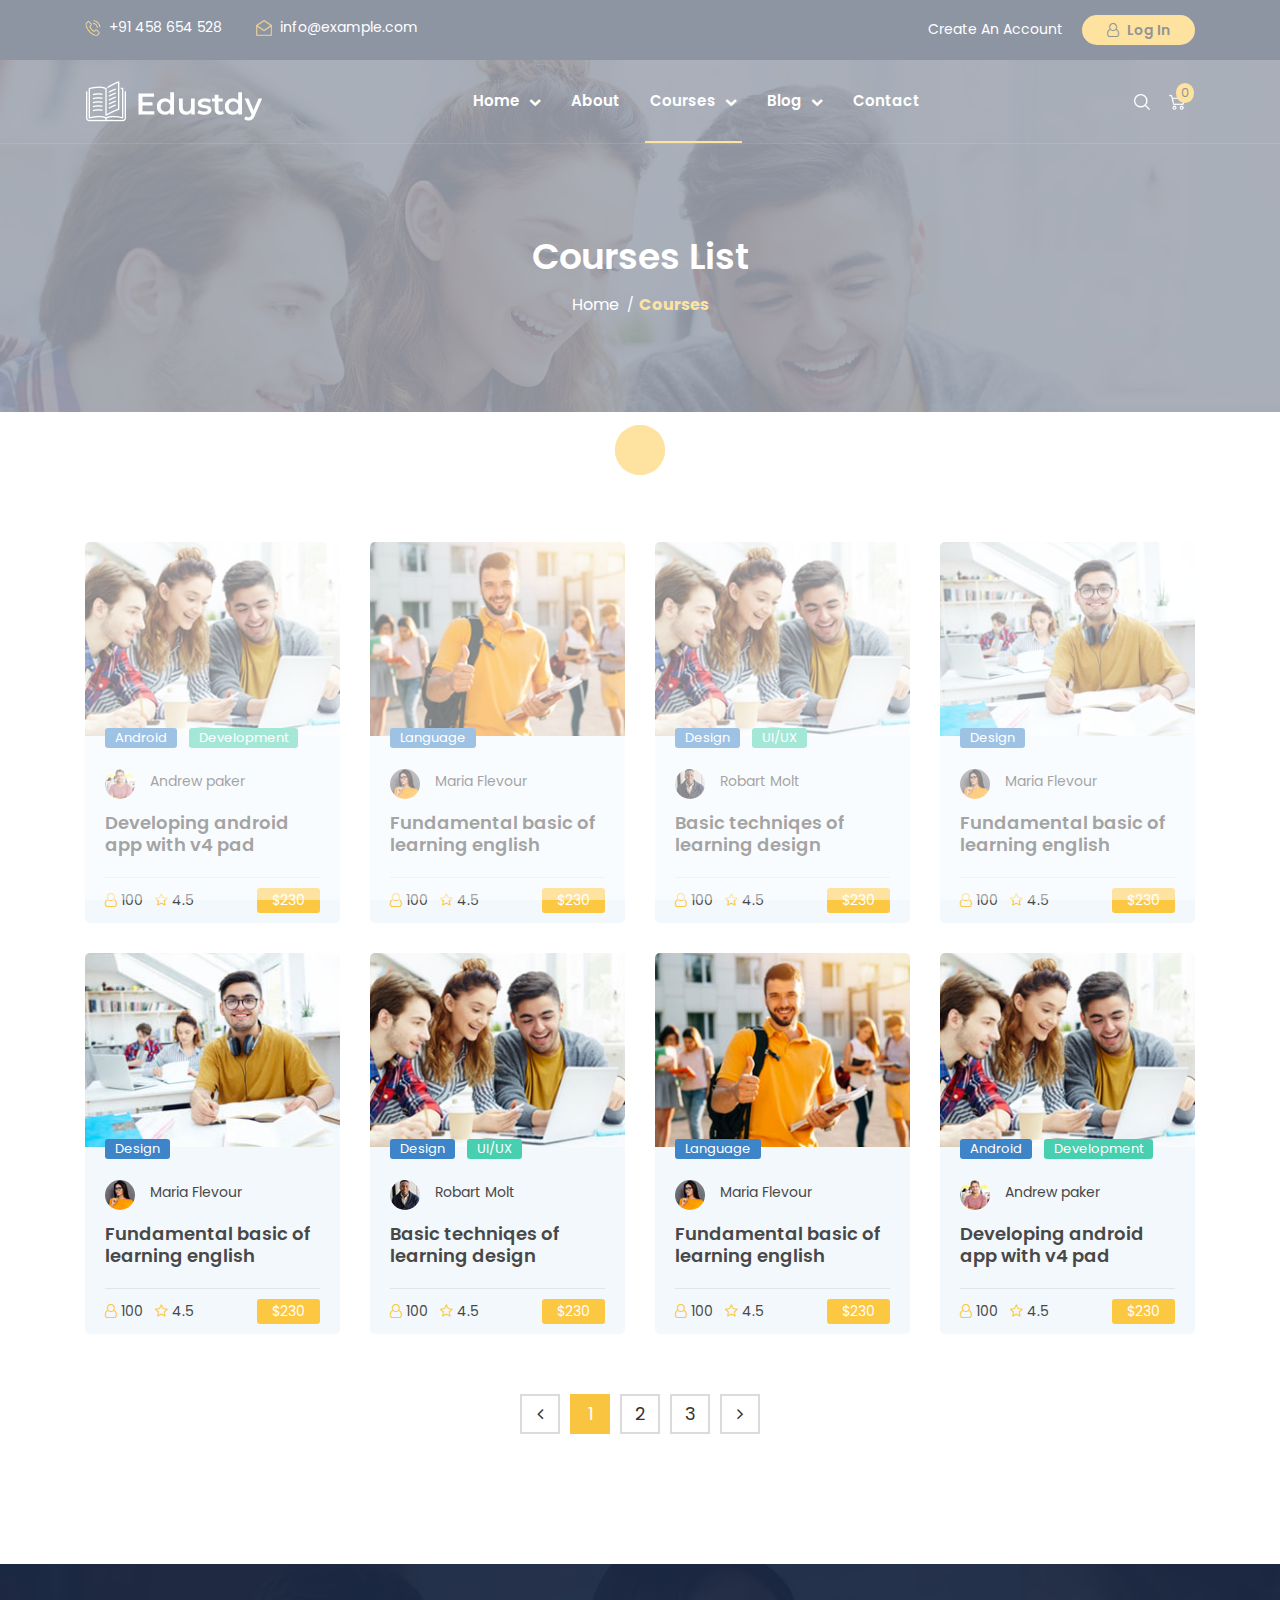
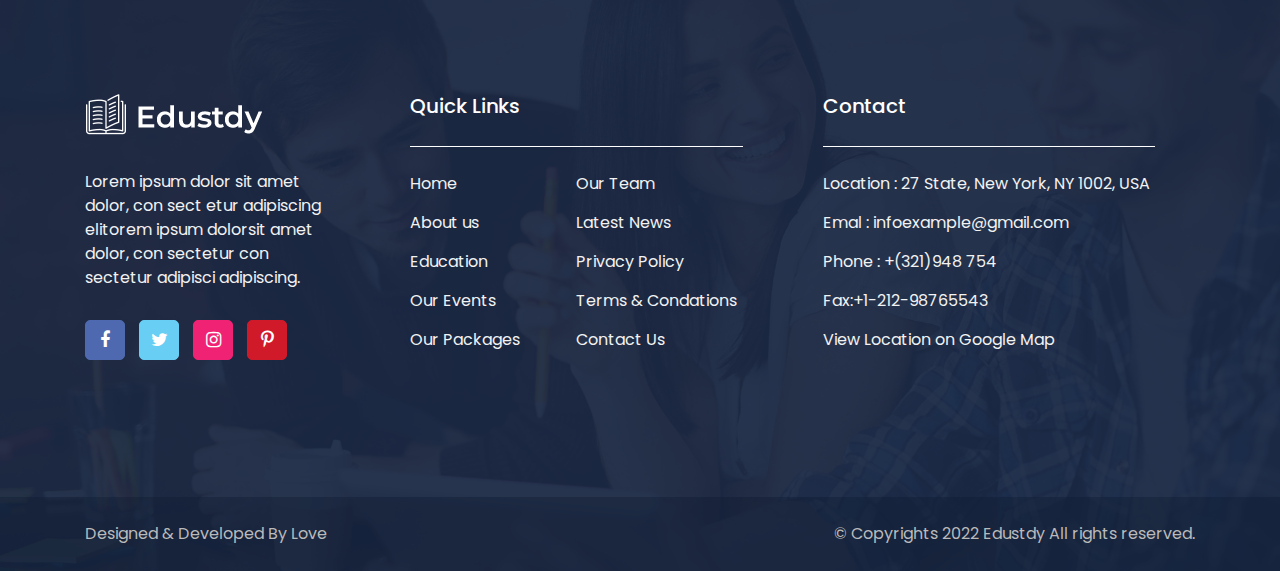
<file: raistheme.com/html/edustdy/edustdy/courses.html>
<!doctype html>
<html lang="en">


<!-- Mirrored from raistheme.com/html/edustdy/edustdy/courses.html by HTTrack Website Copier/3.x [XR&CO'2014], Thu, 21 May 2020 13:44:27 GMT -->
<head>

    <!--====== Required meta tags ======-->
    <meta charset="utf-8">
    <meta http-equiv="x-ua-compatible" content="ie=edge">
    <meta name="description" content="">
    <meta name="viewport" content="width=device-width, initial-scale=1, shrink-to-fit=no">

    <!--====== Title ======-->
    <title>Edustdy – Education Html Template</title>

    <!--====== Favicon Icon ======-->
    <link rel="shortcut icon" href="assets/images/favicon.png" type="image/png">

    <!--====== Bootstrap css ======-->
    <link rel="stylesheet" href="assets/css/bootstrap.min.css">

    <!--====== Animate css ======-->
    <link rel="stylesheet" href="assets/css/animate.css">

    <!--====== Fontawesome css ======-->
    <link rel="stylesheet" href="assets/css/font-awesome.min.css">

    <!--====== Magnific Popup css ======-->
    <link rel="stylesheet" href="assets/css/magnific-popup.css">

    <!--====== Nice Select css ======-->
    <link rel="stylesheet" href="assets/css/nice-select.css">

    <!--====== Slick css ======-->
    <link rel="stylesheet" href="assets/css/slick.css">

    <!--====== Default css ======-->
    <link rel="stylesheet" href="assets/css/default.css">

    <!--====== Style css ======-->
    <link rel="stylesheet" href="assets/css/style.css">

    <!--====== Responsive css ======-->
    <link rel="stylesheet" href="assets/css/responsive.css">


</head>

<body>

    <!--====== PRELOADER PART START ======-->

    <div id="preloader">
        <div class="preloader">
            <span></span>
            <span></span>
        </div>
    </div>

    <!--====== PRELOADER PART ENDS ======-->

    <!--====== Header PART START ======-->

    <section class="header_area">
        <div class="header_top">
            <div class="container">
                <div class="header_top_wrapper d-flex justify-content-center justify-content-md-between">
                    <div class="header_top_info d-none d-md-block">
                        <ul>
                            <li><img src="assets/images/call.png" alt="call"><a href="#">+91 458 654 528</a></li>
                            <li><img src="assets/images/mail.png" alt="mail"><a href="#">info@example.com</a></li>
                        </ul>
                    </div>
                    <div class="header_top_login">
                        <ul>
                            <li><a href="#">Create An Account</a></li>
                            <li><a class="main-btn" href="#"><i class="fa fa-user-o"></i> Log In</a></li>
                        </ul>
                    </div>
                </div>
            </div>
        </div>

        <div class="header_menu">
            <div class="container">
                <nav class="navbar navbar-expand-lg">
                    <a class="navbar-brand" href="index.html">
                        <img src="assets/images/logo.png" alt="logo">
                    </a>
                    
                    <button class="navbar-toggler" type="button" data-toggle="collapse" data-target="#navbarSupportedContent" aria-controls="navbarSupportedContent" aria-expanded="false" aria-label="Toggle navigation">
                        <span class="toggler-icon"></span>
                        <span class="toggler-icon"></span>
                        <span class="toggler-icon"></span>
                    </button>

                    <div class="collapse navbar-collapse sub-menu-bar" id="navbarSupportedContent">
                        <ul class="navbar-nav m-auto">
                            <li>
                                <a href="index.html">Home <i class="fa fa-chevron-down"></i></a>
                                
                                <ul class="sub-menu">
                                    <li><a href="index.html">Home 01</a></li>
                                    <li><a href="index-2.html">Home 02</a></li>
                                    <li><a href="index-3.html">Home 03</a></li>
                                    <li><a href="index-4.html">Home 04</a></li>
                                </ul>
                            </li>
                            <li>
                                <a href="about.html">About</a>
                            </li>
                            <li>
                                <a class="active" href="courses.html">Courses <i class="fa fa-chevron-down"></i></a>
                                
                                <ul class="sub-menu">
                                    <li><a class="active" href="courses.html">Courses</a></li>
                                    <li><a href="courses-details.html">Courses Details</a></li>
                                </ul>
                            </li>
                            <li>
                                <a href="blog.html">Blog <i class="fa fa-chevron-down"></i></a>
                                
                                <ul class="sub-menu">
                                    <li><a href="blog.html">Blog</a></li>
                                    <li><a href="blog-details.html">Blog Details</a></li>
                                </ul>
                            </li>
                            <li>
                                <a href="contact.html">Contact</a>
                            </li>
                        </ul>
                    </div>
                    
                    <div class="navbar_meta">
                        <ul>
                            <li>
                                <a id="search" href="#"><img src="assets/images/search.png" alt="search"></a>
                                <div class="search_bar">
                                    <input type="text" placeholder="Search">
                                    <button><i class="fa fa-search"></i></button>
                                </div>
                            </li>
                            <li><a href="#"><img src="assets/images/cart.png" alt="cart"> <span>0</span></a></li>
                        </ul>
                    </div>
                </nav>
            </div>
        </div>
    </section>

    <!--====== Header PART ENDS ======-->

    <!--====== Page Banner PART START ======-->

    <section class="page_banner bg_cover" style="background-image: url(assets/images/about_bg.jpg)">
        <div class="container">
            <div class="row">
                <div class="col-lg-12">
                    <div class="banner_content text-center">
                        <h4 class="title">Courses List</h4>
                        <ul class="breadcrumb justify-content-center">
                            <li><a href="#">Home</a></li>
                            <li><a class="active" href="#">Courses</a></li>
                        </ul>
                    </div>
                </div>
            </div>
        </div>
    </section>

    <!--====== Page Banner PART ENDS ======-->
    
    <!--====== Courses PART START ======-->

    <section class="courses_area pt-100 pb-130">
        <div class="container">
            <div class="row">
                <div class="col-lg-3 col-sm-6">
                    <div class="single_courses courses_gray mt-30">
                        <div class="courses_image">
                            <img src="assets/images/courses-1.jpg" alt="courses">
                        </div>
                        <div class="courses_content">
                            <ul class="tag">
                                <li><a href="#">Android</a></li>
                                <li><a href="#">Development</a></li>
                            </ul>
                            <div class="courses_author d-flex">
                                <div class="author_image">
                                    <img src="assets/images/author-1.jpg" alt="author">
                                </div>
                                <div class="author_name media-body">
                                    <a href="#">Andrew paker</a>
                                </div>
                            </div>
                            <h4 class="title"><a href="#">Developing android app with v4 pad </a></h4>
                            <div class="meta d-flex justify-content-between">
                                <ul>
                                    <li><a href="#"><i class="fa fa-user-o"></i> 100</a></li>
                                    <li><a href="#"><i class="fa fa-star-o"></i> 4.5</a></li>
                                </ul>
                                <span>$230</span>
                            </div>
                        </div>
                    </div>
                </div>
                <div class="col-lg-3 col-sm-6">
                    <div class="single_courses courses_gray mt-30">
                        <div class="courses_image">
                            <img src="assets/images/courses-2.jpg" alt="courses">
                        </div>
                        <div class="courses_content">
                            <ul class="tag">
                                <li><a href="#">Language</a></li>
                            </ul>
                            <div class="courses_author d-flex">
                                <div class="author_image">
                                    <img src="assets/images/author-2.jpg" alt="author">
                                </div>
                                <div class="author_name media-body">
                                    <a href="#">Maria Flevour</a>
                                </div>
                            </div>
                            <h4 class="title"><a href="#">Fundamental basic of learning english </a></h4>
                            <div class="meta d-flex justify-content-between">
                                <ul>
                                    <li><a href="#"><i class="fa fa-user-o"></i> 100</a></li>
                                    <li><a href="#"><i class="fa fa-star-o"></i> 4.5</a></li>
                                </ul>
                                <span>$230</span>
                            </div>
                        </div>
                    </div>
                </div>
                <div class="col-lg-3 col-sm-6">
                    <div class="single_courses courses_gray mt-30">
                        <div class="courses_image">
                            <img src="assets/images/courses-1.jpg" alt="courses">
                        </div>
                        <div class="courses_content">
                            <ul class="tag">
                                <li><a href="#">Design</a></li>
                                <li><a href="#">UI/UX</a></li>
                            </ul>
                            <div class="courses_author d-flex">
                                <div class="author_image">
                                    <img src="assets/images/author-3.jpg" alt="author">
                                </div>
                                <div class="author_name media-body">
                                    <a href="#">Robart Molt</a>
                                </div>
                            </div>
                            <h4 class="title"><a href="#">Basic techniqes of learning design </a></h4>
                            <div class="meta d-flex justify-content-between">
                                <ul>
                                    <li><a href="#"><i class="fa fa-user-o"></i> 100</a></li>
                                    <li><a href="#"><i class="fa fa-star-o"></i> 4.5</a></li>
                                </ul>
                                <span>$230</span>
                            </div>
                        </div>
                    </div>
                </div>
                <div class="col-lg-3 col-sm-6">
                    <div class="single_courses courses_gray mt-30">
                        <div class="courses_image">
                            <img src="assets/images/courses-3.jpg" alt="courses">
                        </div>
                        <div class="courses_content">
                            <ul class="tag">
                                <li><a href="#">Design</a></li>
                            </ul>
                            <div class="courses_author d-flex">
                                <div class="author_image">
                                    <img src="assets/images/author-2.jpg" alt="author">
                                </div>
                                <div class="author_name media-body">
                                    <a href="#">Maria Flevour</a>
                                </div>
                            </div>
                            <h4 class="title"><a href="#">Fundamental basic of learning english </a></h4>
                            <div class="meta d-flex justify-content-between">
                                <ul>
                                    <li><a href="#"><i class="fa fa-user-o"></i> 100</a></li>
                                    <li><a href="#"><i class="fa fa-star-o"></i> 4.5</a></li>
                                </ul>
                                <span>$230</span>
                            </div>
                        </div>
                    </div>
                </div>
                <div class="col-lg-3 col-sm-6">
                    <div class="single_courses courses_gray mt-30">
                        <div class="courses_image">
                            <img src="assets/images/courses-3.jpg" alt="courses">
                        </div>
                        <div class="courses_content">
                            <ul class="tag">
                                <li><a href="#">Design</a></li>
                            </ul>
                            <div class="courses_author d-flex">
                                <div class="author_image">
                                    <img src="assets/images/author-2.jpg" alt="author">
                                </div>
                                <div class="author_name media-body">
                                    <a href="#">Maria Flevour</a>
                                </div>
                            </div>
                            <h4 class="title"><a href="#">Fundamental basic of learning english </a></h4>
                            <div class="meta d-flex justify-content-between">
                                <ul>
                                    <li><a href="#"><i class="fa fa-user-o"></i> 100</a></li>
                                    <li><a href="#"><i class="fa fa-star-o"></i> 4.5</a></li>
                                </ul>
                                <span>$230</span>
                            </div>
                        </div>
                    </div>
                </div>
                <div class="col-lg-3 col-sm-6">
                    <div class="single_courses courses_gray mt-30">
                        <div class="courses_image">
                            <img src="assets/images/courses-1.jpg" alt="courses">
                        </div>
                        <div class="courses_content">
                            <ul class="tag">
                                <li><a href="#">Design</a></li>
                                <li><a href="#">UI/UX</a></li>
                            </ul>
                            <div class="courses_author d-flex">
                                <div class="author_image">
                                    <img src="assets/images/author-3.jpg" alt="author">
                                </div>
                                <div class="author_name media-body">
                                    <a href="#">Robart Molt</a>
                                </div>
                            </div>
                            <h4 class="title"><a href="#">Basic techniqes of learning design </a></h4>
                            <div class="meta d-flex justify-content-between">
                                <ul>
                                    <li><a href="#"><i class="fa fa-user-o"></i> 100</a></li>
                                    <li><a href="#"><i class="fa fa-star-o"></i> 4.5</a></li>
                                </ul>
                                <span>$230</span>
                            </div>
                        </div>
                    </div>
                </div>
                <div class="col-lg-3 col-sm-6">
                    <div class="single_courses courses_gray mt-30">
                        <div class="courses_image">
                            <img src="assets/images/courses-2.jpg" alt="courses">
                        </div>
                        <div class="courses_content">
                            <ul class="tag">
                                <li><a href="#">Language</a></li>
                            </ul>
                            <div class="courses_author d-flex">
                                <div class="author_image">
                                    <img src="assets/images/author-2.jpg" alt="author">
                                </div>
                                <div class="author_name media-body">
                                    <a href="#">Maria Flevour</a>
                                </div>
                            </div>
                            <h4 class="title"><a href="#">Fundamental basic of learning english </a></h4>
                            <div class="meta d-flex justify-content-between">
                                <ul>
                                    <li><a href="#"><i class="fa fa-user-o"></i> 100</a></li>
                                    <li><a href="#"><i class="fa fa-star-o"></i> 4.5</a></li>
                                </ul>
                                <span>$230</span>
                            </div>
                        </div>
                    </div>
                </div>
                <div class="col-lg-3 col-sm-6">
                    <div class="single_courses courses_gray mt-30">
                        <div class="courses_image">
                            <img src="assets/images/courses-1.jpg" alt="courses">
                        </div>
                        <div class="courses_content">
                            <ul class="tag">
                                <li><a href="#">Android</a></li>
                                <li><a href="#">Development</a></li>
                            </ul>
                            <div class="courses_author d-flex">
                                <div class="author_image">
                                    <img src="assets/images/author-1.jpg" alt="author">
                                </div>
                                <div class="author_name media-body">
                                    <a href="#">Andrew paker</a>
                                </div>
                            </div>
                            <h4 class="title"><a href="#">Developing android app with v4 pad </a></h4>
                            <div class="meta d-flex justify-content-between">
                                <ul>
                                    <li><a href="#"><i class="fa fa-user-o"></i> 100</a></li>
                                    <li><a href="#"><i class="fa fa-star-o"></i> 4.5</a></li>
                                </ul>
                                <span>$230</span>
                            </div>
                        </div>
                    </div>
                </div>
            </div>
            <div class="row">
                <div class="col-lg-12">
                    <ul class="pagination justify-content-center">
                        <li><a href="#"><i class="fa fa-angle-left"></i></a></li>
                        <li><a class="active" href="#">1</a></li>
                        <li><a href="#">2</a></li>
                        <li><a href="#">3</a></li>
                        <li><a href="#"><i class="fa fa-angle-right"></i></a></li>
                    </ul>
                </div>
            </div>
        </div>
    </section>

    <!--====== Courses PART ENDS ======-->

    <!--====== Footer PART START ======-->

    <footer class="footer_area bg_cover" style="background-image: url(assets/images/footer_bg.jpg)">
        <div class="footer_widget pt-80 pb-130">
            <div class="container">
                <div class="row">
                    <div class="col-lg-3 col-sm-6">
                        <div class="footer_about mt-50">
                            <a href="#"><img src="assets/images/logo.png" alt="logo"></a>
                            
                            <p>Lorem ipsum dolor sit amet dolor, con sect etur adipiscing elitorem ipsum dolorsit amet dolor, con sectetur con sectetur adipisci adipiscing.</p>
                            
                            <ul class="footer_social">
                                <li><a href="#"><i class="fa fa-facebook-f"></i></a></li>
                                <li><a href="#"><i class="fa fa-twitter"></i></a></li>
                                <li><a href="#"><i class="fa fa-instagram"></i></a></li>
                                <li><a href="#"><i class="fa fa-pinterest-p"></i></a></li>
                            </ul>
                        </div>
                    </div>
                    <div class="col-lg-9">
                        <div class="footer_widget_wrapper d-flex flex-wrap">
                            <div class="footer_link mt-50">
                                <h5 class="footer_title">Quick Links</h5>

                                <div class="footer_link_wrapper d-flex">
                                    <ul class="link">
                                        <li><a href="#">Home</a></li>
                                        <li><a href="#">About us</a></li>
                                        <li><a href="#">Education</a></li>
                                        <li><a href="#">Our Events</a></li>
                                        <li><a href="#">Our Packages</a></li>
                                    </ul>
                                    <ul class="link">
                                        <li><a href="#">Our Team</a></li>
                                        <li><a href="#">Latest News</a></li>
                                        <li><a href="#">Privacy Policy</a></li>
                                        <li><a href="#">Terms & Condations</a></li>
                                        <li><a href="#">Contact Us</a></li>
                                    </ul>
                                </div>
                            </div>

                            <div class="footer_contact mt-50">
                                <h5 class="footer_title">Contact</h5>
                                
                                <ul class="contact">
                                    <li>Location : 27 State, New York, NY 1002, USA</li>
                                    <li>Emal : infoexample@gmail.com</li>
                                    <li>Phone : +(321)948 754</li>
                                    <li>Fax:+1-212-98765543</li>
                                    <li><a href="#">View Location on Google Map</a></li>
                                    <li></li>
                                </ul>
                            </div>
                        </div>
                    </div>
                </div>
            </div>
        </div>
        
        <div class="footer_copyright">
            <div class="container">
                <div class="footer_copyright_wrapper text-center d-md-flex justify-content-between">
                    <div class="copyright">
                        <p>Designed & Developed By Love</p>
                    </div>
                    <div class="copyright">
                        <p>&copy; Copyrights 2022 Edustdy All rights reserved. </p>
                    </div>
                </div>
            </div>
        </div>
    </footer>

    <!--====== Footer PART ENDS ======-->
    
    <!--====== BACK TOP TOP PART START ======-->

    <a href="#" class="back-to-top"><i class="fa fa-chevron-up"></i></a>

    <!--====== BACK TOP TOP PART ENDS ======-->

    









    <!--====== jquery js ======-->
    <script src="assets/js/vendor/modernizr-3.6.0.min.js"></script>
    <script src="assets/js/vendor/jquery-1.12.4.min.js"></script>

    <!--====== Bootstrap js ======-->
    <script src="assets/js/bootstrap.min.js"></script>
    <script src="assets/js/popper.min.js"></script>

    <!--====== Slick js ======-->
    <script src="assets/js/slick.min.js"></script>

    <!--====== Magnific Popup js ======-->
    <script src="assets/js/jquery.magnific-popup.min.js"></script>

    <!--====== Counter Up js ======-->
    <script src="assets/js/waypoints.min.js"></script>
    <script src="assets/js/jquery.counterup.min.js"></script>

    <!--====== Nice Select js ======-->
    <script src="assets/js/jquery.nice-select.min.js"></script>
    
    <!--====== Count Down js ======-->
    <script src="assets/js/jquery.countdown.min.js"></script>
    
    <!--====== Appear js ======-->
    <script src="assets/js/jquery.appear.min.js"></script>

    <!--====== Main js ======-->
    <script src="assets/js/main.js"></script>

</body>


<!-- Mirrored from raistheme.com/html/edustdy/edustdy/courses.html by HTTrack Website Copier/3.x [XR&CO'2014], Thu, 21 May 2020 13:44:27 GMT -->
</html>
</file>
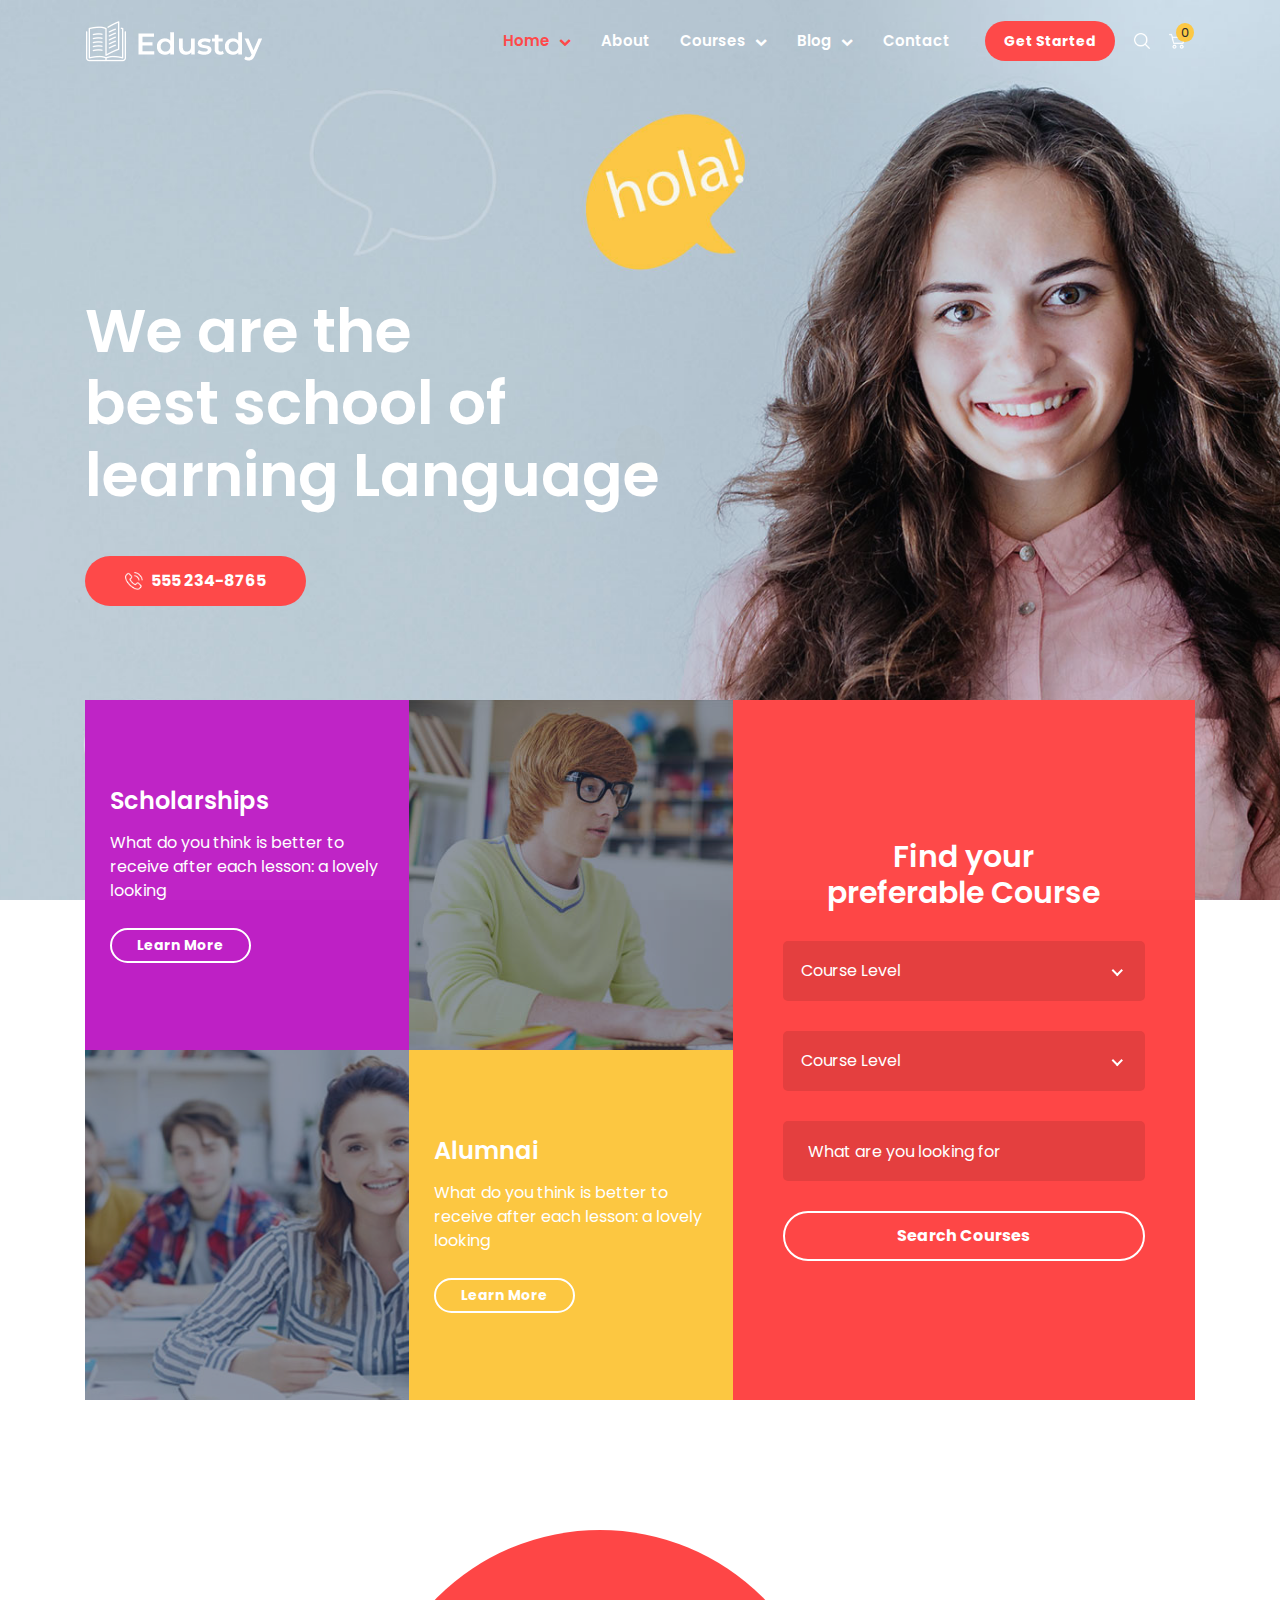
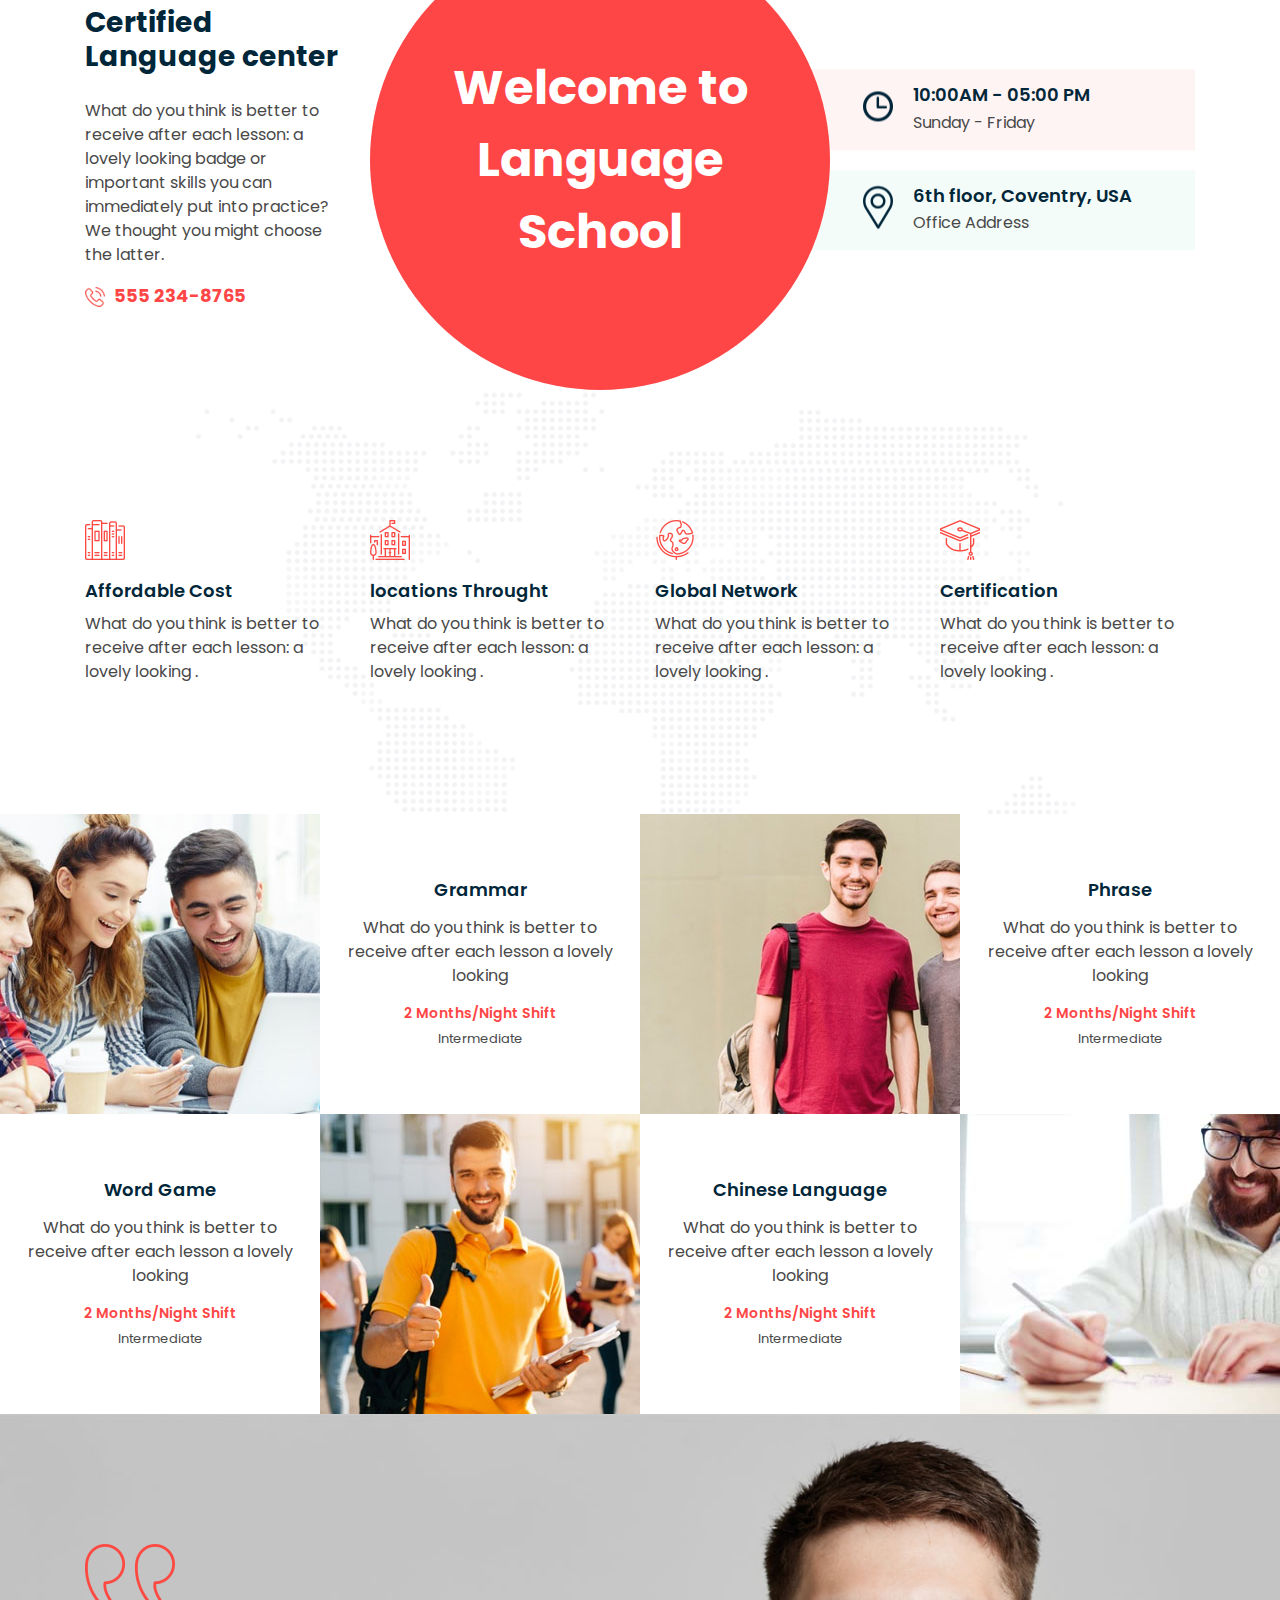
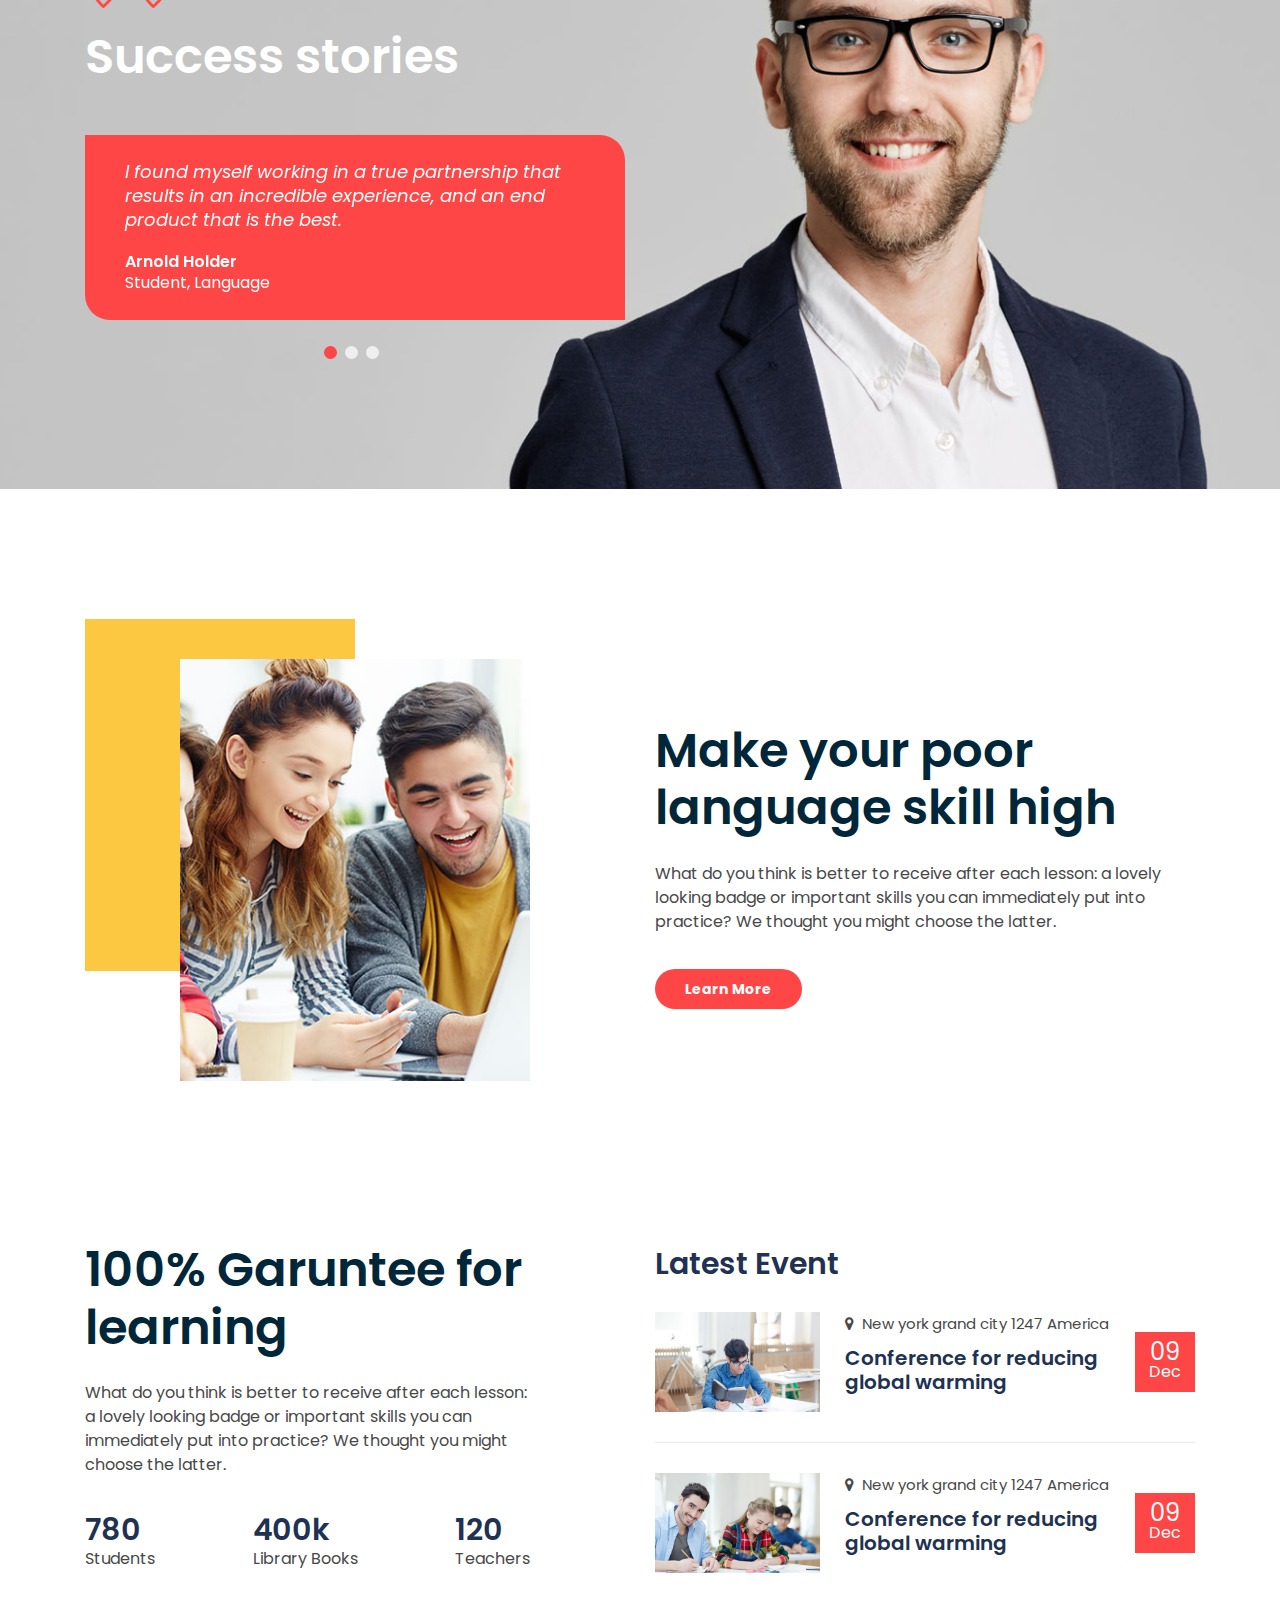
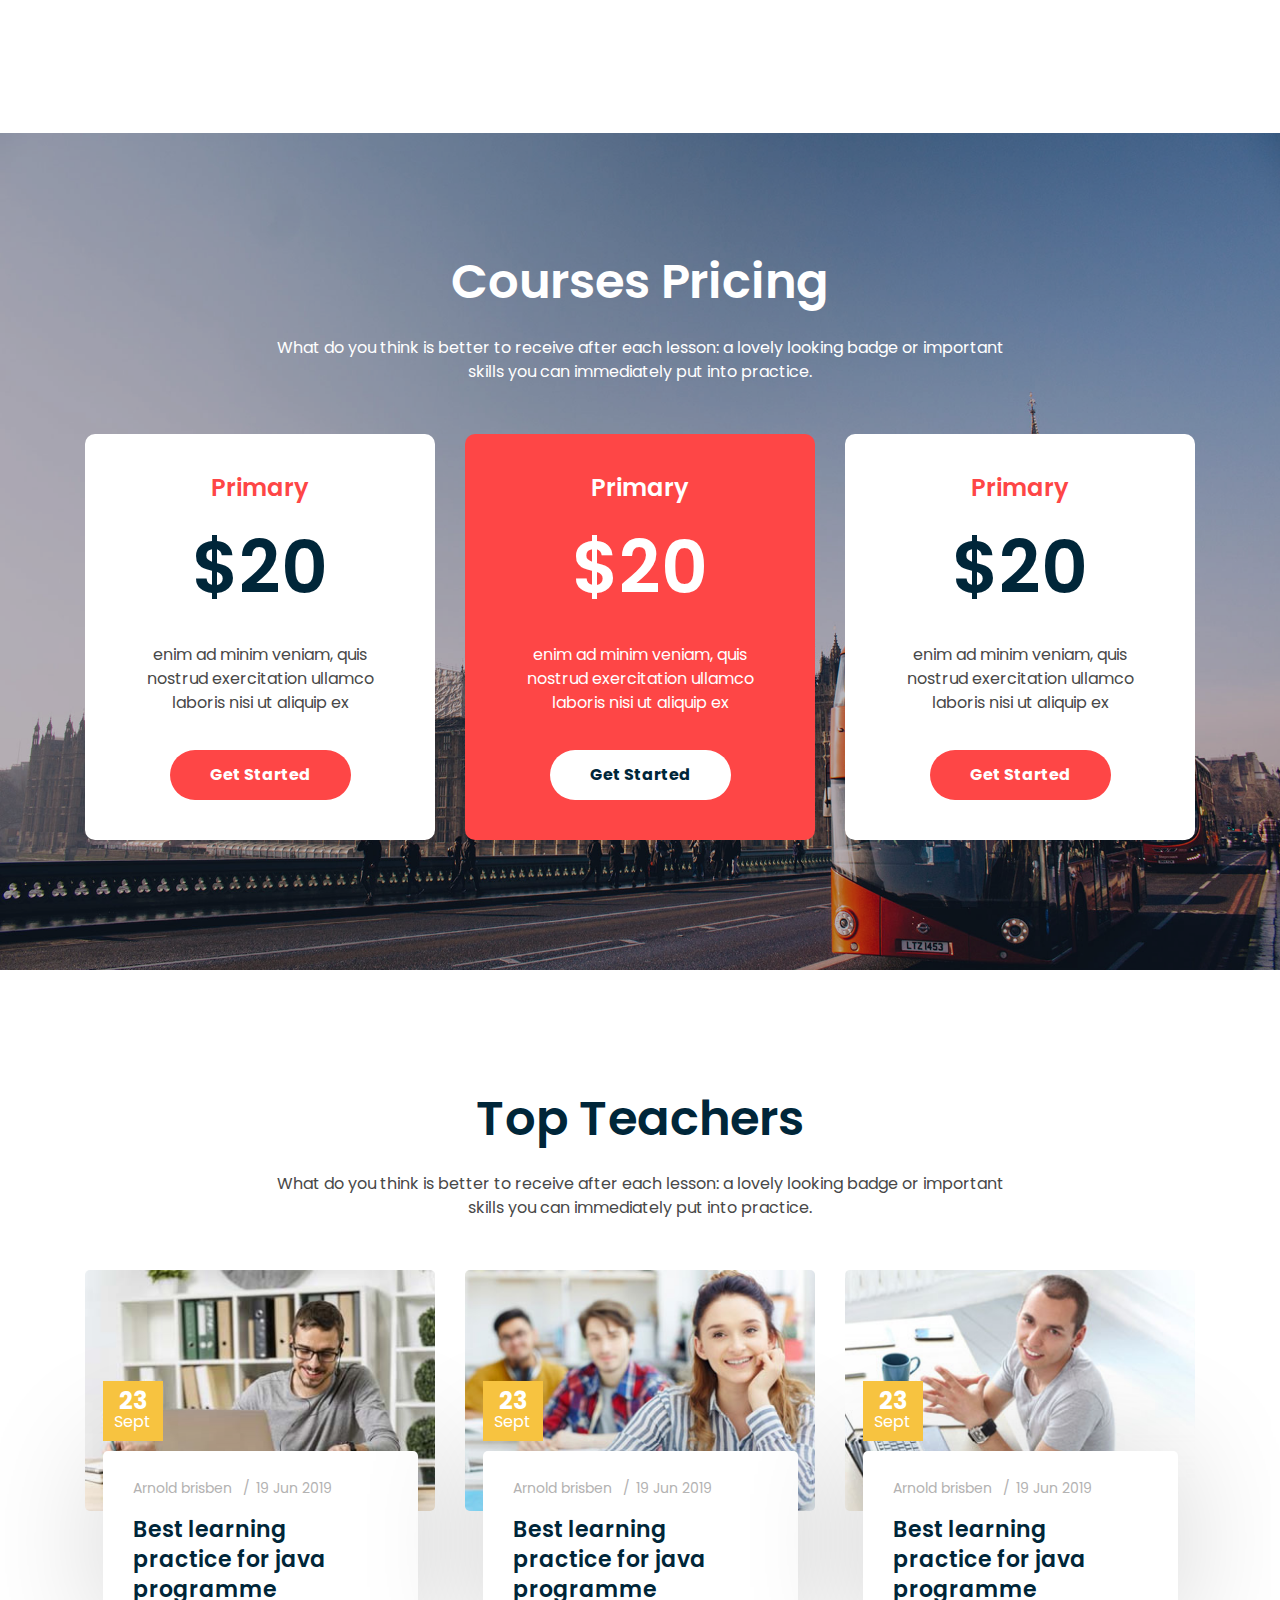
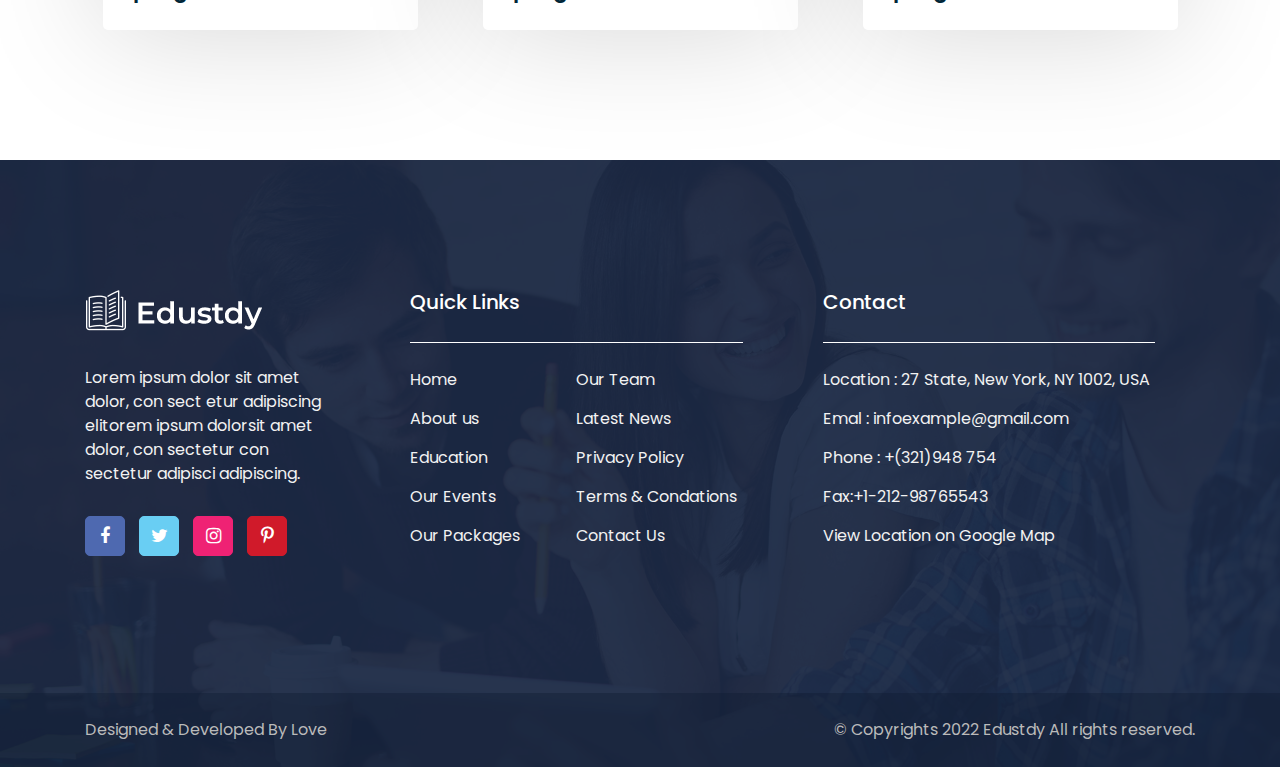
<file: raistheme.com/html/edustdy/edustdy/index-2.html>
<!doctype html>
<html lang="en">


<!-- Mirrored from raistheme.com/html/edustdy/edustdy/index-2.html by HTTrack Website Copier/3.x [XR&CO'2014], Thu, 21 May 2020 13:43:59 GMT -->
<head>

    <!--====== Required meta tags ======-->
    <meta charset="utf-8">
    <meta http-equiv="x-ua-compatible" content="ie=edge">
    <meta name="description" content="">
    <meta name="viewport" content="width=device-width, initial-scale=1, shrink-to-fit=no">

    <!--====== Title ======-->
    <title>Edustdy – Education Html Template</title>

    <!--====== Favicon Icon ======-->
    <link rel="shortcut icon" href="assets/images/favicon.png" type="image/png">

    <!--====== Bootstrap css ======-->
    <link rel="stylesheet" href="assets/css/bootstrap.min.css">

    <!--====== Animate css ======-->
    <link rel="stylesheet" href="assets/css/animate.css">

    <!--====== Fontawesome css ======-->
    <link rel="stylesheet" href="assets/css/font-awesome.min.css">

    <!--====== Magnific Popup css ======-->
    <link rel="stylesheet" href="assets/css/magnific-popup.css">

    <!--====== Nice Select css ======-->
    <link rel="stylesheet" href="assets/css/nice-select.css">

    <!--====== Slick css ======-->
    <link rel="stylesheet" href="assets/css/slick.css">

    <!--====== Default css ======-->
    <link rel="stylesheet" href="assets/css/default.css">

    <!--====== Style css ======-->
    <link rel="stylesheet" href="assets/css/style.css">

    <!--====== Responsive css ======-->
    <link rel="stylesheet" href="assets/css/responsive.css">


</head>

<body>

    <!--====== PRELOADER PART START ======-->

    <div id="preloader">
        <div class="preloader">
            <span></span>
            <span></span>
        </div>
    </div>

    <!--====== PRELOADER PART ENDS ======-->

    <!--====== Header PART START ======-->

    <section class="header_area">
        <div class="header_menu header_menu_2">
            <div class="container">
                <nav class="navbar navbar-expand-lg">
                    <a class="navbar-brand" href="index-2.html">
                        <img src="assets/images/logo.png" alt="logo">
                    </a>
                    
                    <button class="navbar-toggler" type="button" data-toggle="collapse" data-target="#navbarSupportedContent" aria-controls="navbarSupportedContent" aria-expanded="false" aria-label="Toggle navigation">
                        <span class="toggler-icon"></span>
                        <span class="toggler-icon"></span>
                        <span class="toggler-icon"></span>
                    </button>

                    <div class="collapse navbar-collapse sub-menu-bar" id="navbarSupportedContent">
                        <ul class="navbar-nav ml-auto">
                            <li>
                                <a class="active" href="index.html">Home <i class="fa fa-chevron-down"></i></a>
                                
                                <ul class="sub-menu">
                                    <li><a href="index.html">Home 01</a></li>
                                    <li><a class="active" href="index-2.html">Home 02</a></li>
                                    <li><a href="index-3.html">Home 03</a></li>
                                    <li><a href="index-4.html">Home 04</a></li>
                                </ul>
                            </li>
                            <li>
                                <a href="about.html">About</a>
                            </li>
                            <li>
                                <a href="courses.html">Courses <i class="fa fa-chevron-down"></i></a>
                                
                                <ul class="sub-menu">
                                    <li><a href="courses.html">Courses</a></li>
                                    <li><a href="courses-details.html">Courses Details</a></li>
                                </ul>
                            </li>
                            <li>
                                <a href="blog.html">Blog <i class="fa fa-chevron-down"></i></a>
                                
                                <ul class="sub-menu">
                                    <li><a href="blog.html">Blog</a></li>
                                    <li><a href="blog-details.html">Blog Details</a></li>
                                </ul>
                            </li>
                            <li>
                                <a href="contact.html">Contact</a>
                            </li>
                        </ul>
                    </div>
                    
                    <div class="navbar_meta">
                        <ul>
                            <li class="d-none d-sm-inline-block d-lg-none d-xl-inline-block"><a class="main-btn main-btn-2" href="#">Get Started</a></li>
                            <li>
                                <a id="search" href="#"><img src="assets/images/search.png" alt="search"></a>
                                <div class="search_bar">
                                    <input type="text" placeholder="Search">
                                    <button><i class="fa fa-search"></i></button>
                                </div>
                            </li>
                            <li><a href="#"><img src="assets/images/cart.png" alt="cart"> <span>0</span></a></li>
                        </ul>
                    </div>
                </nav>
            </div>
        </div>
    </section>

    <!--====== Header PART ENDS ======-->

    <!--====== Slider PART START ======-->

    <section class="slider_area slider_area_2 bg_cover d-flex align-items-center" style="background-image: url(assets/images/slider-2.jpg)">
        <div class="container">
            <div class="row">
                <div class="col-lg-12">
                    <div class="slider_content_2">
                        <h2 class="main_title">We are the <br> best school of <br>learning Language</h2>
                        <a class="main-btn main-btn-2" href="#"> <img src="assets/images/call-2.png" alt="call"> 555 234-8765</a>
                    </div>
                </div>
            </div>
        </div>
    </section>

    <!--====== Slider PART ENDS ======-->

    <!--====== Courses Form PART START ======-->

    <section class="courses_form_area">
        <div class="container">
            <div class="courses_form_wrapper">
                <div class="row no-gutters">
                    <div class="col-lg-7">
                        <div class="courses_form_content ">
                            <div class="single_about_2 d-flex flex-wrap">
                                <div class="about_2_content">
                                    <div class="about_2_content_wrapper">
                                        <h4 class="title"><a href="#">Scholarships</a></h4>
                                        <p>What do you think is better to receive after each lesson: a lovely looking </p>
                                        <a href="#" class="main-btn">Learn More</a>
                                    </div>
                                </div>
                                <div class="about_2_image bg_cover" style="background-image: url(assets/images/about-4.jpg)"></div>
                            </div>

                            <div class="single_about_2 d-flex flex-wrap">
                                <div class="about_2_content order-md-last">
                                    <div class="about_2_content_wrapper">
                                        <h4 class="title"><a href="#">Alumnai</a></h4>
                                        <p>What do you think is better to receive after each lesson: a lovely looking </p>
                                        <a href="#" class="main-btn">Learn More</a>
                                    </div>
                                </div>
                                <div class="about_2_image bg_cover order-md-first" style="background-image: url(assets/images/about-5.jpg)"></div>
                            </div>
                        </div>
                    </div>
                    <div class="col-lg-5">
                        <div class="courses_form text-center">
                            <div class="form_wrapper">
                                <h4 class="form_title">Find your <br> preferable Course</h4>
                                
                                <div class="single_form">
                                    <select>
                                        <option>Course Level</option>
                                        <option>Course Level 01</option>
                                        <option>Course Level 02</option>
                                        <option>Course Level 03</option>
                                        <option>Course Level 04</option>
                                    </select>
                                </div>
                                <div class="single_form">
                                    <select>
                                        <option>Course Level</option>
                                        <option>Course Level 01</option>
                                        <option>Course Level 02</option>
                                        <option>Course Level 03</option>
                                        <option>Course Level 04</option>
                                    </select>
                                </div>
                                <div class="single_form">
                                    <input type="text" placeholder="What are you looking for">
                                </div>
                                <div class="single_form">
                                    <button class="main-btn">Search Courses</button>
                                </div>
                            </div>
                        </div>
                    </div>
                </div>
            </div>
        </div>
    </section>

    <!--====== Courses Form PART ENDS ======-->

    <!--====== About 3 PART START ======-->

    <section class="about_area_3 pt-80">
        <div class="container">
            <div class="row align-items-center">
                <div class="col-lg-3">
                    <div class="about_certified mt-45">
                        <h4 class="title">Certified Language center</h4>
                        <p>What do you think is better to receive after each lesson: a lovely looking badge or important skills you can immediately put into practice? We thought you might choose the latter.</p>
                        <span><img src="assets/images/call-3.png" alt="call">  555 234-8765</span>
                    </div> 
                </div>
                <div class="col-lg-9">
                    <div class="about_welcome mt-50">
                        <div class="welcome_circle">
                            <h4 class="circle_title">Welcome to Language School</h4>
                        </div>
                        <div class="welcome_info">
                            <div class="info_time">
                                <div class="info_wrapper d-flex">
                                    <div class="info_icon">
                                        <img src="assets/images/clock.png" alt="clock">
                                    </div>
                                    <div class="info_content media-body">
                                        <h5 class="info_title">10:00AM  -  05:00 PM</h5>
                                        <p>Sunday - Friday</p>
                                    </div>
                                </div>
                            </div>
                            <div class="info_location">
                                <div class="info_wrapper d-flex">
                                    <div class="info_icon">
                                        <img src="assets/images/location.png" alt="location">
                                    </div>
                                    <div class="info_content media-body">
                                        <h5 class="info_title">6th floor, Coventry, USA</h5>
                                        <p>Office Address</p>
                                    </div>
                                </div>
                            </div>
                        </div>
                    </div>
                </div>
            </div>
        </div>
    </section>

    <!--====== About 3 PART ENDS ======-->  
    
    <!--====== Features PART START ======-->

    <section class="features_area_2 pt-100 pb-130">
        <div class="container">
            <div class="row">
                <div class="col-lg-3 col-sm-6">
                    <div class="single_features_2 mt-30">
                        <img src="assets/images/f-icon-4.png" alt="icon">
                        <h5 class="title"><a href="#">Affordable Cost</a></h5>
                        <p>What do you think is better to receive after each lesson: a lovely looking .</p>
                    </div>
                </div>
                <div class="col-lg-3 col-sm-6">
                    <div class="single_features_2 mt-30">
                        <img src="assets/images/f-icon-5.png" alt="icon">
                        <h5 class="title"><a href="#">locations Throught</a></h5>
                        <p>What do you think is better to receive after each lesson: a lovely looking .</p>
                    </div>
                </div>
                <div class="col-lg-3 col-sm-6">
                    <div class="single_features_2 mt-30">
                        <img src="assets/images/f-icon-6.png" alt="icon">
                        <h5 class="title"><a href="#">Global Network</a></h5>
                        <p>What do you think is better to receive after each lesson: a lovely looking .</p>
                    </div>
                </div>
                <div class="col-lg-3 col-sm-6">
                    <div class="single_features_2 mt-30">
                        <img src="assets/images/f-icon-7.png" alt="icon">
                        <h5 class="title"><a href="#">Certification</a></h5>
                        <p>What do you think is better to receive after each lesson: a lovely looking .</p>
                    </div>
                </div>
            </div>
        </div>
    </section>

    <!--====== Features PART ENDS ======-->  

    <!--====== COURSES PART START ======-->

    <section class="courses_area_2">
        <div class="courses_wrapper d-flex flex-wrap">
            <div class="single_courses_2 d-flex flex-column">
                <div class="courses_image_2">
                    <img src="assets/images/courses2-1.jpg" alt="courses">
                </div>
                <div class="courses_content_2">
                    <div class="courses_content_wrapper">
                        <h5 class="courses_title"><a href="#">Word Game</a></h5>
                        <p>What do you think is better to receive after each lesson a lovely looking </p>
                        <span class="courses_time">2 Months/Night Shift</span>
                        <span class="sub_title">Intermediate</span>
                    </div>
                </div>
            </div>
            <div class="single_courses_2 d-flex flex-column flex-sm-column-reverse">
                <div class="courses_image_2">
                    <img src="assets/images/courses2-2.jpg" alt="courses">
                </div>
                <div class="courses_content_2">
                    <div class="courses_content_wrapper">
                        <h5 class="courses_title"><a href="#">Grammar</a></h5>
                        <p>What do you think is better to receive after each lesson a lovely looking </p>
                        <span class="courses_time">2 Months/Night Shift</span>
                        <span class="sub_title">Intermediate</span>
                    </div>
                </div>
            </div>
            <div class="single_courses_2 d-flex flex-column">
                <div class="courses_image_2">
                    <img src="assets/images/courses2-3.jpg" alt="courses">
                </div>
                <div class="courses_content_2">
                    <div class="courses_content_wrapper">
                        <h5 class="courses_title"><a href="#">Chinese Language</a></h5>
                        <p>What do you think is better to receive after each lesson a lovely looking </p>
                        <span class="courses_time">2 Months/Night Shift</span>
                        <span class="sub_title">Intermediate</span>
                    </div>
                </div>
            </div>
            <div class="single_courses_2 d-flex flex-column flex-sm-column-reverse">
                <div class="courses_image_2">
                    <img src="assets/images/courses2-4.jpg" alt="courses">
                </div>
                <div class="courses_content_2">
                    <div class="courses_content_wrapper">
                        <h5 class="courses_title"><a href="#">Phrase</a></h5>
                        <p>What do you think is better to receive after each lesson a lovely looking </p>
                        <span class="courses_time">2 Months/Night Shift</span>
                        <span class="sub_title">Intermediate</span>
                    </div>
                </div>
            </div>
        </div>
    </section>

    <!--====== COURSES PART ENDS ======-->

    <!--====== Testimonial PART START ======-->

    <section class="testimonial_area_2 pt-80 pb-130 bg_cover" style="background-image: url(assets/images/testimonial-1.jpg)">
        <div class="container">
            <div class="row">
                <div class="col-lg-6 col-md-8">
                    <div class="testimonial_title mt-50">
                        <img src="assets/images/quota-2.png" alt="quota">
                        <h2 class="title">Success stories</h2>
                    </div>
                    <div class="testimonial_items_2 mt-50">
                        <div class="single_testimonial_2">
                            <p>I found myself working in a true partnership that results in an incredible experience, and an end product that is the best. </p>
                            <h6 class="name">Arnold Holder</h6>
                            <span>Student, Language</span>
                        </div>
                        
                        <div class="single_testimonial_2">
                            <p>I found myself working in a true partnership that results in an incredible experience, and an end product that is the best. </p>
                            <h6 class="name">Arnold Holder</h6>
                            <span>Student, Language</span>
                        </div>
                        
                        <div class="single_testimonial_2">
                            <p>I found myself working in a true partnership that results in an incredible experience, and an end product that is the best. </p>
                            <h6 class="name">Arnold Holder</h6>
                            <span>Student, Language</span>
                        </div>
                    </div>
                </div>
                <div class="col-lg-6">
                    
                </div>
            </div>
        </div>
    </section>

    <!--====== Testimonial PART ENDS ======-->
    
    <!--====== About 4 PART START ======-->

    <section class="about_area_4 pt-80">
        <div class="container">
            <div class="row align-items-center">
                <div class="col-lg-6 col-md-8 col-sm-10">
                    <div class="about_image_4 mt-50">
                        <img src="assets/images/about-6.jpg" alt="about">
                    </div>
                </div>
                <div class="col-lg-6">
                    <div class="about_content_4">
                        <div class="section_title mt-40">
                            <h3 class="main_title">Make your  poor language skill high</h3>
                            <p>What do you think is better to receive after each lesson: a lovely looking badge or important skills you can immediately put into practice? We thought you might choose the latter.</p>
                        </div>
                        <a href="#" class="main-btn main-btn-2">Learn More</a>
                    </div>
                </div>
            </div>
        </div>
    </section>

    <!--====== About 4 PART ENDS ======-->
    
    <!--====== EVENT PART START ======-->

    <section class="event_area_2 pt-80 pb-130">
        <div class="container">
            <div class="row">
                <div class="col-lg-6">
                    <div class="event_counter mt-40">
                        <div class="section_title">
                            <h3 class="main_title">100% Garuntee for learning</h3>
                            <p>What do you think is better to receive after each lesson: a lovely looking badge or important skills you can immediately put into practice? We thought you might choose the latter.</p>
                        </div>
                        <div class="event_counter_wrapper d-flex justify-content-between">
                            <div class="single_counter mt-35">
                                <span class="count"><span class="counter">780</span></span>
                                <p>Students</p>
                            </div>
                            <div class="single_counter mt-35">
                                <span class="count"><span class="counter">400</span>k</span>
                                <p>Library Books</p>
                            </div>
                            <div class="single_counter mt-35">
                                <span class="count"><span class="counter">120</span></span>
                                <p>Teachers</p>
                            </div>
                        </div>
                    </div>
                </div>
                <div class="col-lg-6">
                    <div class="event_content pt-45">
                        <h5 class="title">Latest Event</h5>

                        <ul>
                            <li>
                                <div class="single_events_2 d-sm-flex">
                                    <div class="events_image_2">
                                        <img src="assets/images/event-2.jpg" alt="">
                                    </div>
                                    <div class="events_content_2 media-body">
                                        <span class="meta"><i class="fa fa-map-marker"></i>New york grand city 1247 America</span>
                                        <h5 class="event_title"><a href="#">Conference for reducing global warming </a></h5>

                                        <span class="date"><span>09</span> Dec</span>
                                    </div>
                                </div>
                            </li>
                            <li>
                                <div class="single_events_2 d-sm-flex">
                                    <div class="events_image_2">
                                        <img src="assets/images/event-3.jpg" alt="">
                                    </div>
                                    <div class="events_content_2 media-body">
                                        <span class="meta"><i class="fa fa-map-marker"></i>New york grand city 1247 America</span>
                                        <h5 class="event_title"><a href="#">Conference for reducing global warming </a></h5>

                                        <span class="date"><span>09</span> Dec</span>
                                    </div>
                                </div>
                            </li>
                        </ul>
                    </div>
                </div>
            </div>
        </div>
    </section>

    <!--====== EVENT PART ENDS ======-->
    
    <!--====== PRICING PART START ======-->

    <section class="pricing_area bg_cover pt-120 pb-130" style="background-image: url(assets/images/pricing_bg.jpg)">
        <div class="container">
            <div class="row justify-content-center">
                <div class="col-lg-8">
                    <div class="section_title section_title_2 text-center pb-20">
                        <h3 class="main_title">Courses Pricing</h3>
                        <p>What do you think is better to receive after each lesson: a lovely looking badge or important skills you can immediately put into practice.</p>
                    </div>
                </div>
            </div>
            <div class="row justify-content-center">
                <div class="col-lg-4 col-md-7 col-sm-9">
                    <div class="single_pricing mt-30 text-center">
                        <h4 class="title">Primary</h4>
                        <span class="price">$20</span>
                        <p> enim ad minim veniam, quis nostrud exercitation ullamco laboris nisi ut aliquip ex </p>
                        <a href="#" class="main-btn main-btn-2">Get Started</a>
                    </div>
                </div>
                <div class="col-lg-4 col-md-7 col-sm-9">
                    <div class="single_pricing mt-30 text-center active">
                        <h4 class="title">Primary</h4>
                        <span class="price">$20</span>
                        <p> enim ad minim veniam, quis nostrud exercitation ullamco laboris nisi ut aliquip ex </p>
                        <a href="#" class="main-btn main-btn-2">Get Started</a>
                    </div>
                </div>
                <div class="col-lg-4 col-md-7 col-sm-9">
                    <div class="single_pricing mt-30 text-center">
                        <h4 class="title">Primary</h4>
                        <span class="price">$20</span>
                        <p> enim ad minim veniam, quis nostrud exercitation ullamco laboris nisi ut aliquip ex </p>
                        <a href="#" class="main-btn main-btn-2">Get Started</a>
                    </div>
                </div>
            </div>
        </div>
    </section>

    <!--====== PRICING PART ENDS ======-->

    <!--====== Blog PART START ======-->

    <section class="blog_area pt-120 pb-130">
        <div class="container">
            <div class="row justify-content-center">
                <div class="col-lg-8">
                    <div class="section_title text-center pb-20">
                        <h3 class="main_title">Top Teachers</h3>
                        <p>What do you think is better to receive after each lesson: a lovely looking badge or important skills you can immediately put into practice.</p>
                    </div>
                </div>
            </div>
            <div class="row justify-content-center">
                <div class="col-lg-4 col-md-7">
                    <div class="single_blog mt-30">
                        <div class="blog_image">
                            <img src="assets/images/blog-1.jpg" alt="blog">
                        </div>
                        <div class="blog_content">
                            <span class="date"><span>23</span>  Sept</span>
                            
                            <div class="blog_content_wrapper">
                                <ul class="blog_meta">
                                    <li><a href="#">Arnold brisben</a></li>
                                    <li><a href="#">19 Jun 2019</a></li>
                                </ul>
                                <h4 class="blog_title"><a href="#">Best learning practice for java programme</a></h4>
                            </div>
                        </div>
                    </div>
                </div>
                <div class="col-lg-4 col-md-7">
                    <div class="single_blog mt-30">
                        <div class="blog_image">
                            <img src="assets/images/blog-2.jpg" alt="blog">
                        </div>
                        <div class="blog_content">
                            <span class="date"><span>23</span>  Sept</span>
                            
                            <div class="blog_content_wrapper">
                                <ul class="blog_meta">
                                    <li><a href="#">Arnold brisben</a></li>
                                    <li><a href="#">19 Jun 2019</a></li>
                                </ul>
                                <h4 class="blog_title"><a href="#">Best learning practice for java programme</a></h4>
                            </div>
                        </div>
                    </div>
                </div>
                <div class="col-lg-4 col-md-7">
                    <div class="single_blog mt-30">
                        <div class="blog_image">
                            <img src="assets/images/blog-3.jpg" alt="blog">
                        </div>
                        <div class="blog_content">
                            <span class="date"><span>23</span>  Sept</span>
                            
                            <div class="blog_content_wrapper">
                                <ul class="blog_meta">
                                    <li><a href="#">Arnold brisben</a></li>
                                    <li><a href="#">19 Jun 2019</a></li>
                                </ul>
                                <h4 class="blog_title"><a href="#">Best learning practice for java programme</a></h4>
                            </div>
                        </div>
                    </div>
                </div>
            </div>
        </div>
    </section>

    <!--====== Blog PART ENDS ======-->

    <!--====== Footer PART START ======-->

    <footer class="footer_area bg_cover" style="background-image: url(assets/images/footer_bg.jpg)">
        <div class="footer_widget pt-80 pb-130">
            <div class="container">
                <div class="row">
                    <div class="col-lg-3 col-sm-6">
                        <div class="footer_about mt-50">
                            <a href="#"><img src="assets/images/logo.png" alt="logo"></a>
                            
                            <p>Lorem ipsum dolor sit amet dolor, con sect etur adipiscing elitorem ipsum dolorsit amet dolor, con sectetur con sectetur adipisci adipiscing.</p>
                            
                            <ul class="footer_social">
                                <li><a href="#"><i class="fa fa-facebook-f"></i></a></li>
                                <li><a href="#"><i class="fa fa-twitter"></i></a></li>
                                <li><a href="#"><i class="fa fa-instagram"></i></a></li>
                                <li><a href="#"><i class="fa fa-pinterest-p"></i></a></li>
                            </ul>
                        </div>
                    </div>
                    <div class="col-lg-9">
                        <div class="footer_widget_wrapper d-flex flex-wrap">
                            <div class="footer_link mt-50">
                                <h5 class="footer_title">Quick Links</h5>

                                <div class="footer_link_wrapper d-flex">
                                    <ul class="link">
                                        <li><a href="#">Home</a></li>
                                        <li><a href="#">About us</a></li>
                                        <li><a href="#">Education</a></li>
                                        <li><a href="#">Our Events</a></li>
                                        <li><a href="#">Our Packages</a></li>
                                    </ul>
                                    <ul class="link">
                                        <li><a href="#">Our Team</a></li>
                                        <li><a href="#">Latest News</a></li>
                                        <li><a href="#">Privacy Policy</a></li>
                                        <li><a href="#">Terms & Condations</a></li>
                                        <li><a href="#">Contact Us</a></li>
                                    </ul>
                                </div>
                            </div>

                            <div class="footer_contact mt-50">
                                <h5 class="footer_title">Contact</h5>
                                
                                <ul class="contact">
                                    <li>Location : 27 State, New York, NY 1002, USA</li>
                                    <li>Emal : infoexample@gmail.com</li>
                                    <li>Phone : +(321)948 754</li>
                                    <li>Fax:+1-212-98765543</li>
                                    <li><a href="#">View Location on Google Map</a></li>
                                    <li></li>
                                </ul>
                            </div>
                        </div>
                    </div>
                </div>
            </div>
        </div>
        
        <div class="footer_copyright">
            <div class="container">
                <div class="footer_copyright_wrapper text-center d-md-flex justify-content-between">
                    <div class="copyright">
                        <p>Designed & Developed By Love</p>
                    </div>
                    <div class="copyright">
                        <p>&copy; Copyrights 2022 Edustdy All rights reserved. </p>
                    </div>
                </div>
            </div>
        </div>
    </footer>

    <!--====== Footer PART ENDS ======-->
    
    <!--====== BACK TOP TOP PART START ======-->

    <a href="#" class="back-to-top"><i class="fa fa-chevron-up"></i></a>

    <!--====== BACK TOP TOP PART ENDS ======-->

    









    <!--====== jquery js ======-->
    <script src="assets/js/vendor/modernizr-3.6.0.min.js"></script>
    <script src="assets/js/vendor/jquery-1.12.4.min.js"></script>

    <!--====== Bootstrap js ======-->
    <script src="assets/js/bootstrap.min.js"></script>
    <script src="assets/js/popper.min.js"></script>

    <!--====== Slick js ======-->
    <script src="assets/js/slick.min.js"></script>

    <!--====== Magnific Popup js ======-->
    <script src="assets/js/jquery.magnific-popup.min.js"></script>

    <!--====== Counter Up js ======-->
    <script src="assets/js/waypoints.min.js"></script>
    <script src="assets/js/jquery.counterup.min.js"></script>

    <!--====== Nice Select js ======-->
    <script src="assets/js/jquery.nice-select.min.js"></script>
    
    <!--====== Count Down js ======-->
    <script src="assets/js/jquery.countdown.min.js"></script>
    
    <!--====== Appear js ======-->
    <script src="assets/js/jquery.appear.min.js"></script>

    <!--====== Main js ======-->
    <script src="assets/js/main.js"></script>

</body>


<!-- Mirrored from raistheme.com/html/edustdy/edustdy/index-2.html by HTTrack Website Copier/3.x [XR&CO'2014], Thu, 21 May 2020 13:44:08 GMT -->
</html>
</file>
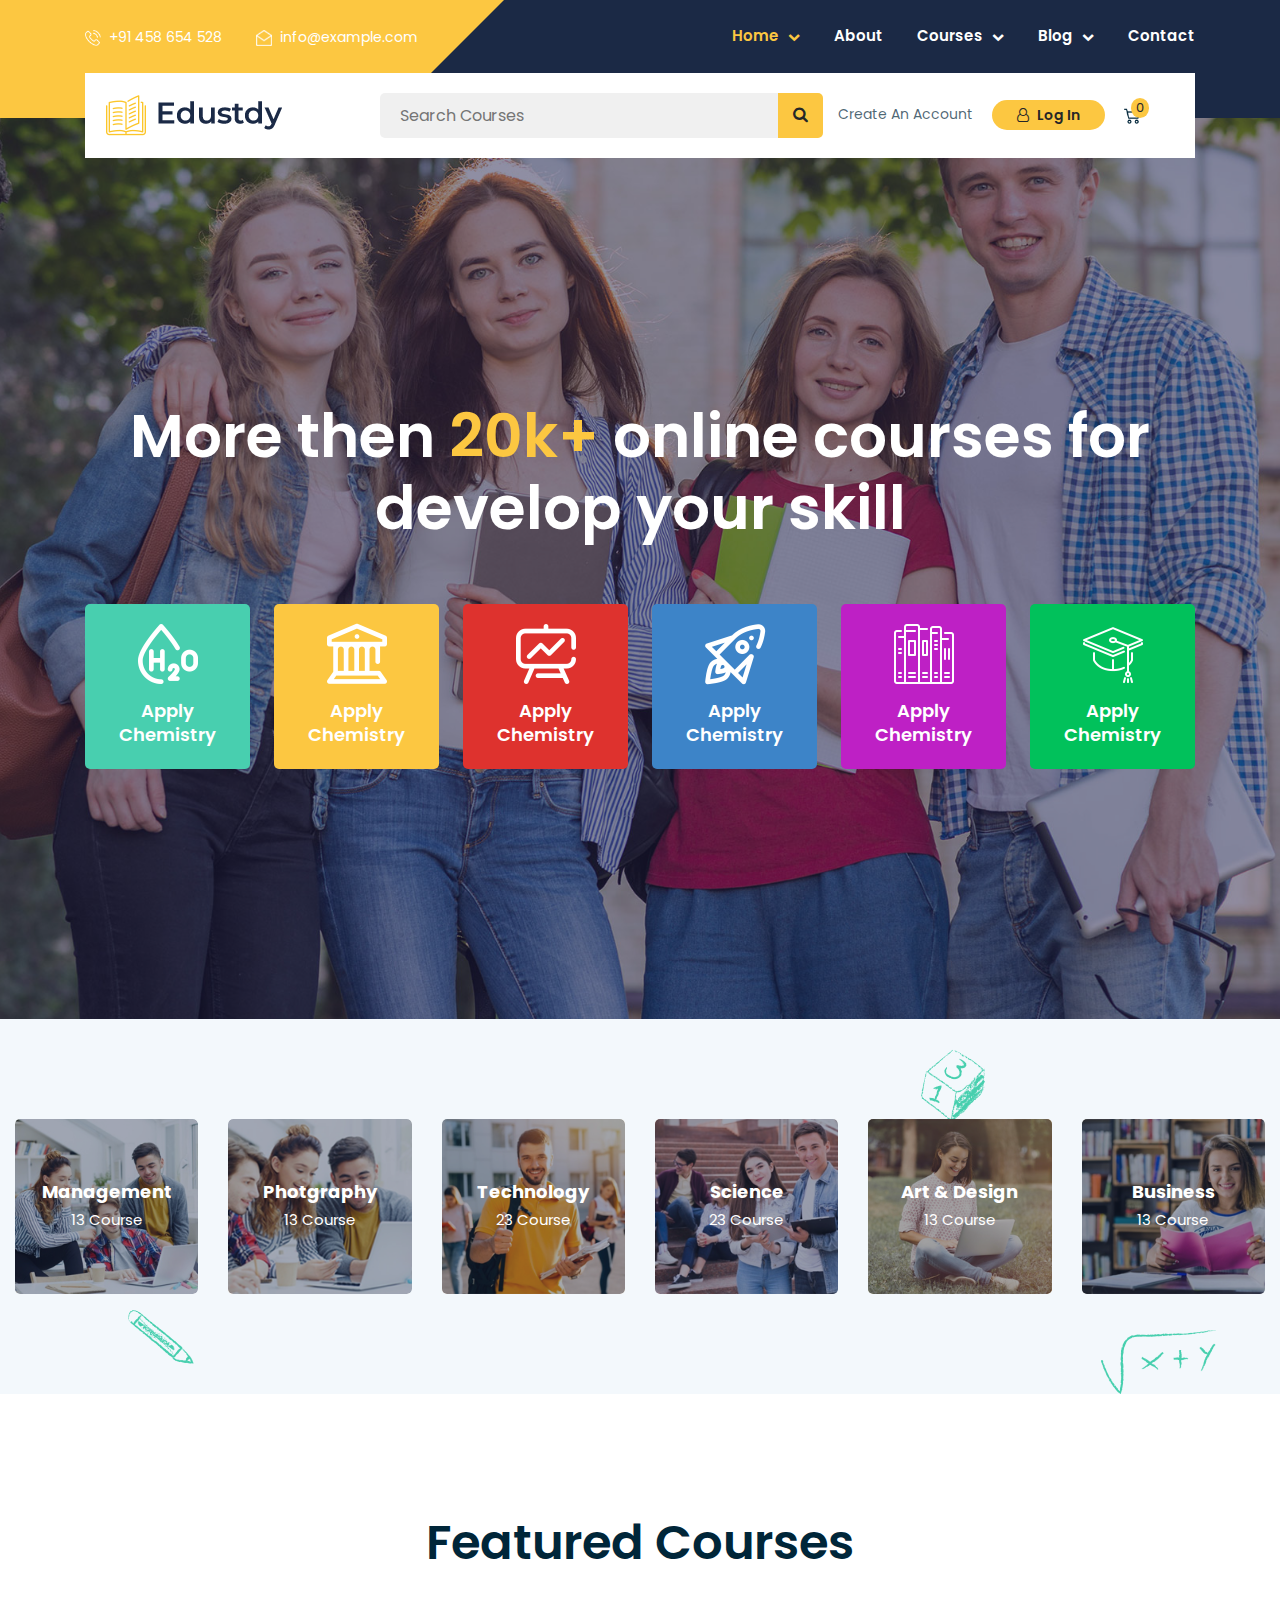
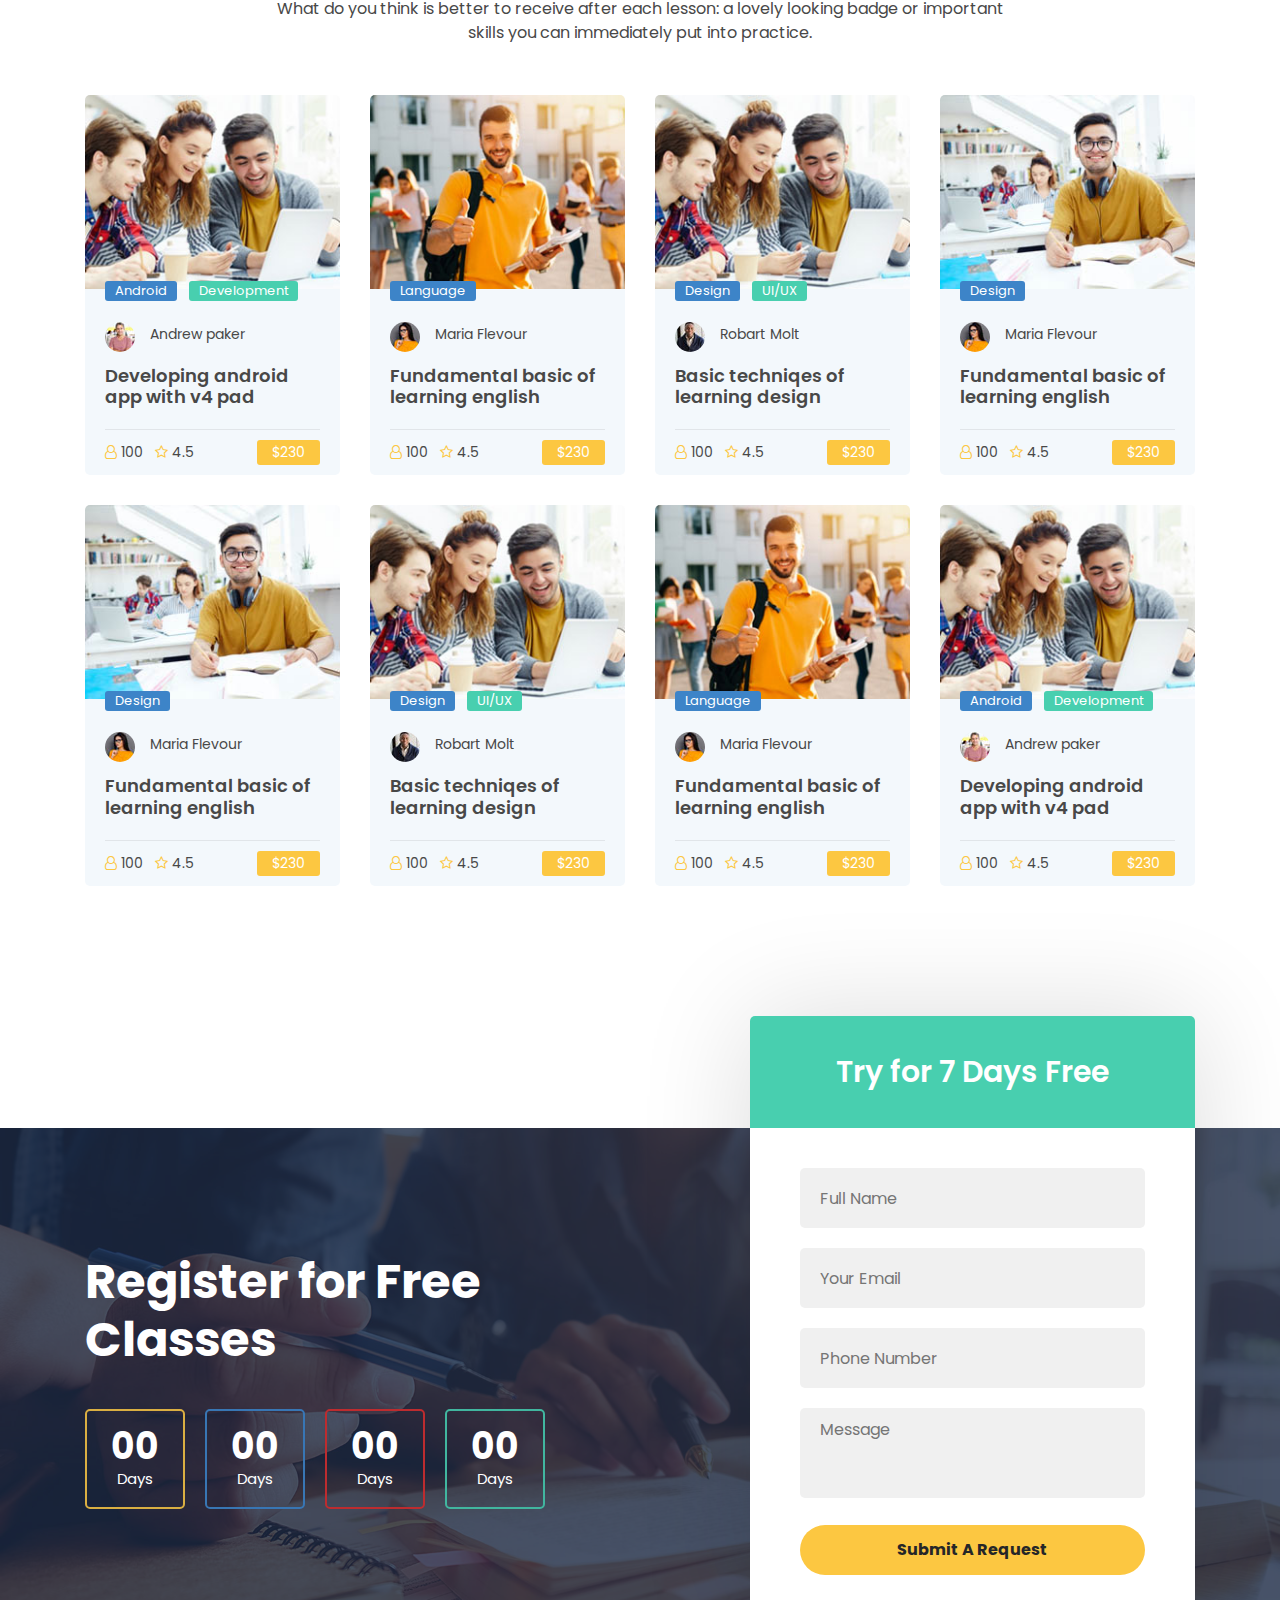
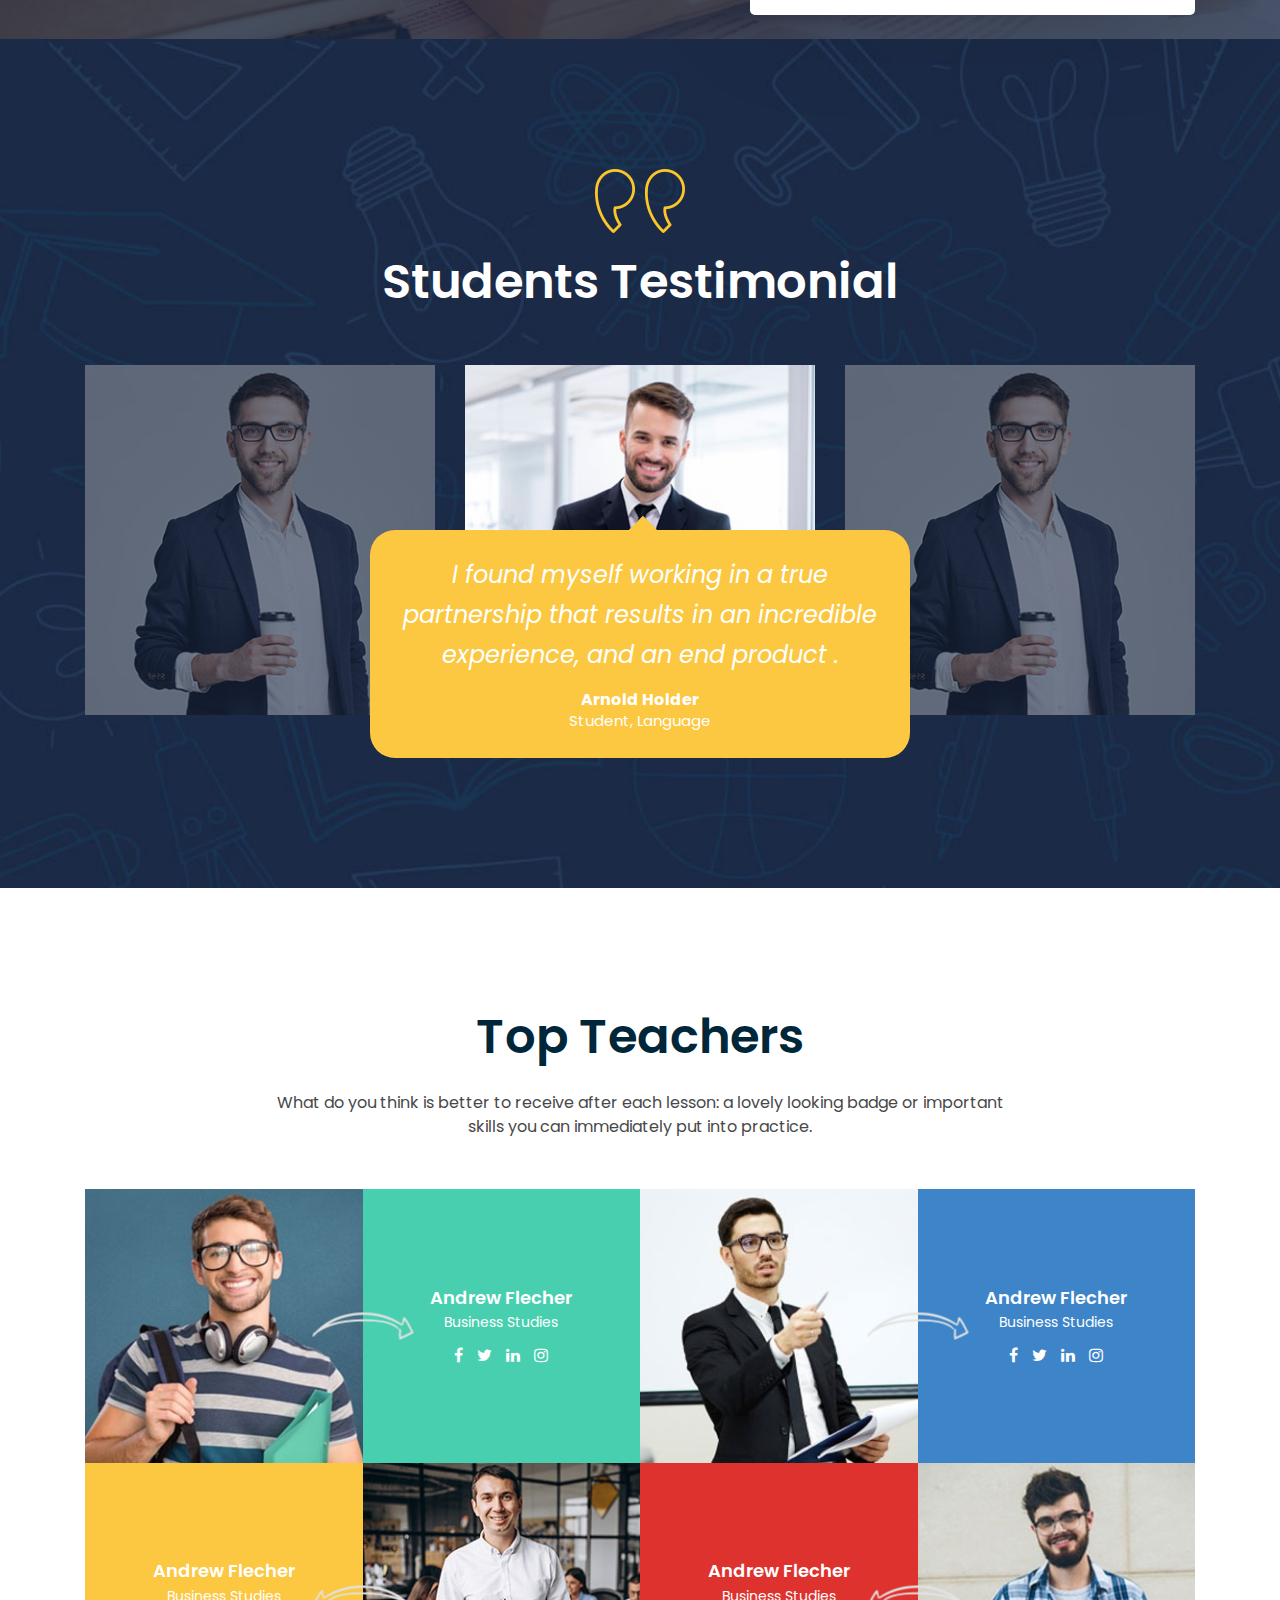
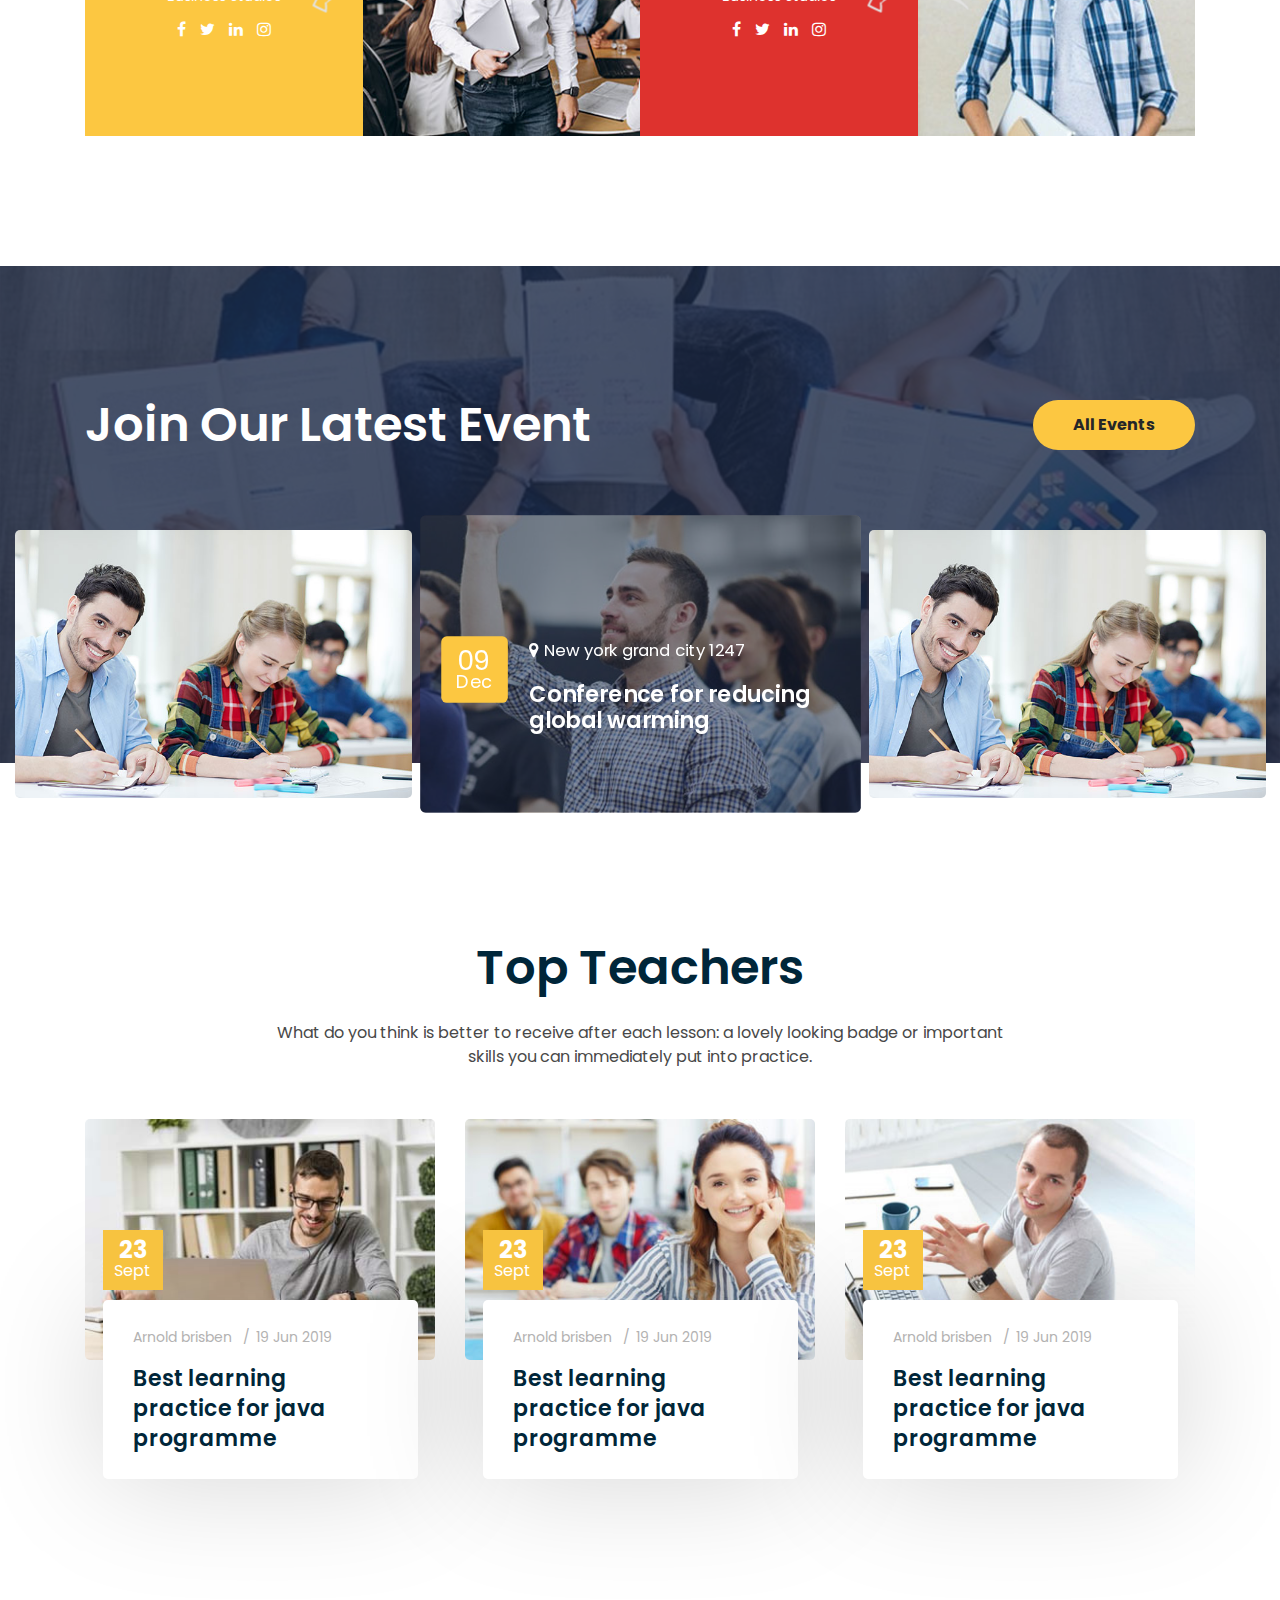
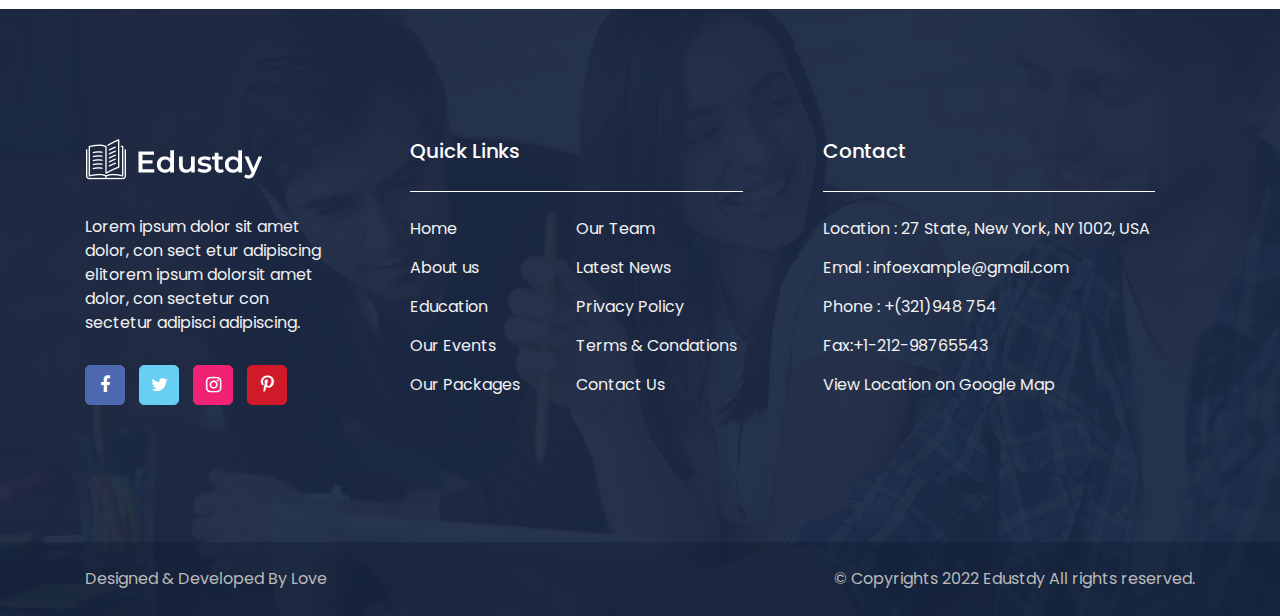
<file: raistheme.com/html/edustdy/edustdy/index-3.html>
<!doctype html>
<html lang="en">


<!-- Mirrored from raistheme.com/html/edustdy/edustdy/index-3.html by HTTrack Website Copier/3.x [XR&CO'2014], Thu, 21 May 2020 13:44:08 GMT -->
<head>

    <!--====== Required meta tags ======-->
    <meta charset="utf-8">
    <meta http-equiv="x-ua-compatible" content="ie=edge">
    <meta name="description" content="">
    <meta name="viewport" content="width=device-width, initial-scale=1, shrink-to-fit=no">

    <!--====== Title ======-->
    <title>Edustdy – Education Html Template</title>

    <!--====== Favicon Icon ======-->
    <link rel="shortcut icon" href="assets/images/favicon.png" type="image/png">

    <!--====== Bootstrap css ======-->
    <link rel="stylesheet" href="assets/css/bootstrap.min.css">

    <!--====== Animate css ======-->
    <link rel="stylesheet" href="assets/css/animate.css">

    <!--====== Fontawesome css ======-->
    <link rel="stylesheet" href="assets/css/font-awesome.min.css">

    <!--====== Magnific Popup css ======-->
    <link rel="stylesheet" href="assets/css/magnific-popup.css">

    <!--====== Nice Select css ======-->
    <link rel="stylesheet" href="assets/css/nice-select.css">

    <!--====== Slick css ======-->
    <link rel="stylesheet" href="assets/css/slick.css">

    <!--====== Default css ======-->
    <link rel="stylesheet" href="assets/css/default.css">

    <!--====== Style css ======-->
    <link rel="stylesheet" href="assets/css/style.css">

    <!--====== Responsive css ======-->
    <link rel="stylesheet" href="assets/css/responsive.css">


</head>

<body>

    <!--====== PRELOADER PART START ======-->

    <div id="preloader">
        <div class="preloader">
            <span></span>
            <span></span>
        </div>
    </div>

    <!--====== PRELOADER PART ENDS ======-->

    <!--====== Header Desktop PART START ======-->

    <section class="header_area header_area_2 d-none d-lg-block">
        <div class="container">
            <div class="header_top_wrapper_2 d-flex justify-content-between">
                <div class="header_top_info d-none d-md-block">
                    <ul>
                        <li><img src="assets/images/call-2.png" alt="call"><a href="#">+91 458 654 528</a></li>
                        <li><img src="assets/images/mail-2.png" alt="mail"><a href="#">info@example.com</a></li>
                    </ul>
                </div>
                <div class="header_menu_3">
                    <ul class="main_menu">
                        <li>
                            <a class="active" href="index.html">Home <i class="fa fa-chevron-down"></i></a>

                            <ul class="sub-menu">
                                <li><a href="index.html">Home 01</a></li>
                                <li><a href="index-2.html">Home 02</a></li>
                                <li><a class="active" href="index-3.html">Home 03</a></li>
                                <li><a href="index-4.html">Home 04</a></li>
                            </ul>
                        </li>
                        <li>
                            <a href="about.html">About</a>
                        </li>
                        <li>
                            <a href="courses.html">Courses <i class="fa fa-chevron-down"></i></a>

                            <ul class="sub-menu">
                                <li><a href="courses.html">Courses</a></li>
                                <li><a href="courses-details.html">Courses Details</a></li>
                            </ul>
                        </li>
                        <li>
                            <a href="blog.html">Blog <i class="fa fa-chevron-down"></i></a>

                            <ul class="sub-menu">
                                <li><a href="blog.html">Blog</a></li>
                                <li><a href="blog-details.html">Blog Details</a></li>
                            </ul>
                        </li>
                        <li>
                            <a href="contact.html">Contact</a>
                        </li>
                    </ul>
                </div>
            </div>
            
            <div class="header_bottom_wrapper">
                <div class="row align-items-center">
                    <div class="col-lg-3">
                        <div class="logo">
                            <a href="#"><img src="assets/images/logo-2.png" alt="logo"></a>
                        </div>
                    </div>
                    <div class="col-lg-5">
                        <div class="header_search">
                            <input type="text" placeholder="Search Courses">
                            <button><i class="fa fa-search"></i></button>
                        </div>
                    </div>
                    <div class="col-lg-4">
                        <div class="header_bottom_login">
                            <ul>
                                <li><a href="#">Create An Account</a></li>
                                <li><a class="main-btn" href="#"><i class="fa fa-user-o"></i> Log In</a></li>
                                <li><a class="cart" href="#"><img src="assets/images/cart-2.png" alt="cart"> <span>0</span></a></li>
                            </ul>
                        </div>
                    </div>
                </div>
            </div>
        </div>
    </section>

    <!--====== Header Desktop PART ENDS ======-->
    
    <!--====== Header Mobile PART START ======-->

    <section class="header_area header_area_2 d-lg-none">
        <div class="header_top">
            <div class="container">
                <div class="header_top_wrapper d-flex justify-content-center justify-content-md-between">
                    <div class="header_top_info d-none d-md-block">
                        <ul>
                            <li><img src="assets/images/call-2.png" alt="call"><a href="#">+91 458 654 528</a></li>
                            <li><img src="assets/images/mail-2.png" alt="mail"><a href="#">info@example.com</a></li>
                        </ul>
                    </div>
                    <div class="header_top_login">
                        <ul>
                            <li><a href="#">Create An Account</a></li>
                            <li><a class="main-btn" href="#"><i class="fa fa-user-o"></i> Log In</a></li>
                        </ul>
                    </div>
                </div>
            </div>
        </div>

        <div class="header_menu  header_mobile">
            <div class="container">
                <nav class="navbar navbar-expand-lg header_mobile_bg">
                    <a class="navbar-brand" href="index-3.html">
                        <img src="assets/images/logo-2.png" alt="logo">
                    </a>
                    
                    <button class="navbar-toggler" type="button" data-toggle="collapse" data-target="#navbarSupportedContent" aria-controls="navbarSupportedContent" aria-expanded="false" aria-label="Toggle navigation">
                        <span class="toggler-icon"></span>
                        <span class="toggler-icon"></span>
                        <span class="toggler-icon"></span>
                    </button>

                    <div class="collapse navbar-collapse sub-menu-bar" id="navbarSupportedContent">
                        <ul class="navbar-nav m-auto">
                            <li>
                                <a class="active" href="index.html">Home <i class="fa fa-chevron-down"></i></a>
                                
                                <ul class="sub-menu">
                                    <li><a href="index.html">Home 01</a></li>
                                    <li><a href="index-2.html">Home 02</a></li>
                                    <li><a class="active" href="index-3.html">Home 03</a></li>
                                    <li><a href="index-4.html">Home 04</a></li>
                                </ul>
                            </li>
                            <li>
                                <a href="about.html">About</a>
                            </li>
                            <li>
                                <a href="courses.html">Courses <i class="fa fa-chevron-down"></i></a>
                                
                                <ul class="sub-menu">
                                    <li><a href="courses.html">Courses</a></li>
                                    <li><a href="courses-details.html">Courses Details</a></li>
                                </ul>
                            </li>
                            <li>
                                <a href="blog.html">Blog <i class="fa fa-chevron-down"></i></a>
                                
                                <ul class="sub-menu">
                                    <li><a href="blog.html">Blog</a></li>
                                    <li><a href="blog-details.html">Blog Details</a></li>
                                </ul>
                            </li>
                            <li>
                                <a href="contact.html">Contact</a>
                            </li>
                        </ul>
                    </div>
                    
                    <div class="navbar_meta">
                        <ul>
                            <li>
                                <a id="search" href="#"><img src="assets/images/search-2.png" alt="search"></a>
                                <div class="search_bar">
                                    <input type="text" placeholder="Search">
                                    <button><i class="fa fa-search"></i></button>
                                </div>
                            </li>
                            <li><a href="#"><img src="assets/images/cart-2.png" alt="cart"> <span>0</span></a></li>
                        </ul>
                    </div>
                </nav>
            </div>
        </div>
    </section>

    <!--====== Header Mobile PART ENDS ======-->

    <!--====== Slider PART START ======-->

    <section class="slider_area_3 bg_cover d-flex align-items-center" style="background-image: url(assets/images/slider-4.jpg)">
        <div class="container">
            <div class="row">
                <div class="col-lg-12">
                    <div class="slider_content_3 text-center">
                        <h2 class="main_title">More then <span>20k+</span> online courses for develop your skill</h2>
                        
                        <div class="slider_box_wrapper d-flex flex-wrap justify-content-between">
                            <div class="single_column">
                                <div class="single_box">
                                    <img src="assets/images/p-icon-1.png" alt="icon">
                                    <p>Apply Chemistry</p>
                                    <a href="#"></a>
                                </div>
                            </div>
                            <div class="single_column">
                                <div class="single_box">
                                    <img src="assets/images/p-icon-2.png" alt="icon">
                                    <p>Apply Chemistry</p>
                                    <a href="#"></a>
                                </div>
                            </div>
                            <div class="single_column">
                                <div class="single_box">
                                    <img src="assets/images/p-icon-3.png" alt="icon">
                                    <p>Apply Chemistry</p>
                                    <a href="#"></a>
                                </div>
                            </div>
                            <div class="single_column">
                                <div class="single_box">
                                    <img src="assets/images/p-icon-4.png" alt="icon">
                                    <p>Apply Chemistry</p>
                                    <a href="#"></a>
                                </div>
                            </div>
                            <div class="single_column">
                                <div class="single_box">
                                    <img src="assets/images/p-icon-5.png" alt="icon">
                                    <p>Apply Chemistry</p>
                                    <a href="#"></a>
                                </div>
                            </div>
                            <div class="single_column">
                                <div class="single_box">
                                    <img src="assets/images/p-icon-6.png" alt="icon">
                                    <p>Apply Chemistry</p>
                                    <a href="#"></a>
                                </div>
                            </div>
                        </div>
                    </div>
                </div>
            </div>
        </div>
    </section>

    <!--====== Slider PART ENDS ======-->
    
    <!--====== Category PART START ======-->

    <section class="category_area pt-70 pb-100">
       
       <img class="shape-1" src="assets/images/shape/shape-1.png" alt="shape">
       <img class="shape-2" src="assets/images/shape/shape-5.png" alt="shape">
       <img class="shape-3" src="assets/images/shape/shape-4.png" alt="shape">
       
        <div class="container-fluid">
            <div class="row justify-content-center">
                <div class="col-xl-2 col-lg-4 col-md-4 col-sm-6">
                    <div class="single_category mt-30 bg_cover" style="background-image: url(assets/images/category-1.jpg)">
                        <div class="category_wrapper">
                            <h5 class="category_title">Management</h5>
                            <p>13 Course</p>
                            <a href="#"></a>
                        </div>
                    </div>
                </div>
                <div class="col-xl-2 col-lg-4 col-md-4 col-sm-6">
                    <div class="single_category mt-30 bg_cover" style="background-image: url(assets/images/category-2.jpg)">
                        <div class="category_wrapper">
                            <h5 class="category_title">Photgraphy</h5>
                            <p>13 Course</p>
                            <a href="#"></a>
                        </div>
                    </div>
                </div>
                <div class="col-xl-2 col-lg-4 col-md-4 col-sm-6">
                    <div class="single_category mt-30 bg_cover" style="background-image: url(assets/images/category-3.jpg)">
                        <div class="category_wrapper">
                            <h5 class="category_title">Technology</h5>
                            <p>23 Course</p>
                            <a href="#"></a>
                        </div>
                    </div>
                </div>
                <div class="col-xl-2 col-lg-4 col-md-4 col-sm-6">
                    <div class="single_category mt-30 bg_cover" style="background-image: url(assets/images/category-4.jpg)">
                        <div class="category_wrapper">
                            <h5 class="category_title">Science</h5>
                            <p>23 Course</p>
                            <a href="#"></a>
                        </div>
                    </div>
                </div>
                <div class="col-xl-2 col-lg-4 col-md-4 col-sm-6">
                    <div class="single_category mt-30 bg_cover" style="background-image: url(assets/images/category-5.jpg)">
                        <div class="category_wrapper">
                            <h5 class="category_title">Art & Design</h5>
                            <p>13 Course</p>
                            <a href="#"></a>
                        </div>
                    </div>
                </div>
                <div class="col-xl-2 col-lg-4 col-md-4 col-sm-6">
                    <div class="single_category mt-30 bg_cover" style="background-image: url(assets/images/category-6.jpg)">
                        <div class="category_wrapper">
                            <h5 class="category_title">Business</h5>
                            <p>13 Course</p>
                            <a href="#"></a>
                        </div>
                    </div>
                </div>
            </div>
        </div>
    </section>

    <!--====== Category PART ENDS ======-->

    <!--====== Courses PART START ======-->

    <section class="courses_area pt-120 pb-130">
        <div class="container">
            <div class="row justify-content-center">
                <div class="col-lg-8">
                    <div class="section_title text-center pb-20">
                        <h3 class="main_title">Featured Courses</h3>
                        <p>What do you think is better to receive after each lesson: a lovely looking badge or important skills you can immediately put into practice.</p>
                    </div>
                </div>
            </div>
            <div class="row">
                <div class="col-lg-3 col-sm-6">
                    <div class="single_courses courses_gray mt-30">
                        <div class="courses_image">
                            <img src="assets/images/courses-1.jpg" alt="courses">
                        </div>
                        <div class="courses_content">
                            <ul class="tag">
                                <li><a href="#">Android</a></li>
                                <li><a href="#">Development</a></li>
                            </ul>
                            <div class="courses_author d-flex">
                                <div class="author_image">
                                    <img src="assets/images/author-1.jpg" alt="author">
                                </div>
                                <div class="author_name media-body">
                                    <a href="#">Andrew paker</a>
                                </div>
                            </div>
                            <h4 class="title"><a href="#">Developing android app with v4 pad </a></h4>
                            <div class="meta d-flex justify-content-between">
                                <ul>
                                    <li><a href="#"><i class="fa fa-user-o"></i> 100</a></li>
                                    <li><a href="#"><i class="fa fa-star-o"></i> 4.5</a></li>
                                </ul>
                                <span>$230</span>
                            </div>
                        </div>
                    </div>
                </div>
                <div class="col-lg-3 col-sm-6">
                    <div class="single_courses courses_gray mt-30">
                        <div class="courses_image">
                            <img src="assets/images/courses-2.jpg" alt="courses">
                        </div>
                        <div class="courses_content">
                            <ul class="tag">
                                <li><a href="#">Language</a></li>
                            </ul>
                            <div class="courses_author d-flex">
                                <div class="author_image">
                                    <img src="assets/images/author-2.jpg" alt="author">
                                </div>
                                <div class="author_name media-body">
                                    <a href="#">Maria Flevour</a>
                                </div>
                            </div>
                            <h4 class="title"><a href="#">Fundamental basic of learning english </a></h4>
                            <div class="meta d-flex justify-content-between">
                                <ul>
                                    <li><a href="#"><i class="fa fa-user-o"></i> 100</a></li>
                                    <li><a href="#"><i class="fa fa-star-o"></i> 4.5</a></li>
                                </ul>
                                <span>$230</span>
                            </div>
                        </div>
                    </div>
                </div>
                <div class="col-lg-3 col-sm-6">
                    <div class="single_courses courses_gray mt-30">
                        <div class="courses_image">
                            <img src="assets/images/courses-1.jpg" alt="courses">
                        </div>
                        <div class="courses_content">
                            <ul class="tag">
                                <li><a href="#">Design</a></li>
                                <li><a href="#">UI/UX</a></li>
                            </ul>
                            <div class="courses_author d-flex">
                                <div class="author_image">
                                    <img src="assets/images/author-3.jpg" alt="author">
                                </div>
                                <div class="author_name media-body">
                                    <a href="#">Robart Molt</a>
                                </div>
                            </div>
                            <h4 class="title"><a href="#">Basic techniqes of learning design </a></h4>
                            <div class="meta d-flex justify-content-between">
                                <ul>
                                    <li><a href="#"><i class="fa fa-user-o"></i> 100</a></li>
                                    <li><a href="#"><i class="fa fa-star-o"></i> 4.5</a></li>
                                </ul>
                                <span>$230</span>
                            </div>
                        </div>
                    </div>
                </div>
                <div class="col-lg-3 col-sm-6">
                    <div class="single_courses courses_gray mt-30">
                        <div class="courses_image">
                            <img src="assets/images/courses-3.jpg" alt="courses">
                        </div>
                        <div class="courses_content">
                            <ul class="tag">
                                <li><a href="#">Design</a></li>
                            </ul>
                            <div class="courses_author d-flex">
                                <div class="author_image">
                                    <img src="assets/images/author-2.jpg" alt="author">
                                </div>
                                <div class="author_name media-body">
                                    <a href="#">Maria Flevour</a>
                                </div>
                            </div>
                            <h4 class="title"><a href="#">Fundamental basic of learning english </a></h4>
                            <div class="meta d-flex justify-content-between">
                                <ul>
                                    <li><a href="#"><i class="fa fa-user-o"></i> 100</a></li>
                                    <li><a href="#"><i class="fa fa-star-o"></i> 4.5</a></li>
                                </ul>
                                <span>$230</span>
                            </div>
                        </div>
                    </div>
                </div>
                <div class="col-lg-3 col-sm-6">
                    <div class="single_courses courses_gray mt-30">
                        <div class="courses_image">
                            <img src="assets/images/courses-3.jpg" alt="courses">
                        </div>
                        <div class="courses_content">
                            <ul class="tag">
                                <li><a href="#">Design</a></li>
                            </ul>
                            <div class="courses_author d-flex">
                                <div class="author_image">
                                    <img src="assets/images/author-2.jpg" alt="author">
                                </div>
                                <div class="author_name media-body">
                                    <a href="#">Maria Flevour</a>
                                </div>
                            </div>
                            <h4 class="title"><a href="#">Fundamental basic of learning english </a></h4>
                            <div class="meta d-flex justify-content-between">
                                <ul>
                                    <li><a href="#"><i class="fa fa-user-o"></i> 100</a></li>
                                    <li><a href="#"><i class="fa fa-star-o"></i> 4.5</a></li>
                                </ul>
                                <span>$230</span>
                            </div>
                        </div>
                    </div>
                </div>
                <div class="col-lg-3 col-sm-6">
                    <div class="single_courses courses_gray mt-30">
                        <div class="courses_image">
                            <img src="assets/images/courses-1.jpg" alt="courses">
                        </div>
                        <div class="courses_content">
                            <ul class="tag">
                                <li><a href="#">Design</a></li>
                                <li><a href="#">UI/UX</a></li>
                            </ul>
                            <div class="courses_author d-flex">
                                <div class="author_image">
                                    <img src="assets/images/author-3.jpg" alt="author">
                                </div>
                                <div class="author_name media-body">
                                    <a href="#">Robart Molt</a>
                                </div>
                            </div>
                            <h4 class="title"><a href="#">Basic techniqes of learning design </a></h4>
                            <div class="meta d-flex justify-content-between">
                                <ul>
                                    <li><a href="#"><i class="fa fa-user-o"></i> 100</a></li>
                                    <li><a href="#"><i class="fa fa-star-o"></i> 4.5</a></li>
                                </ul>
                                <span>$230</span>
                            </div>
                        </div>
                    </div>
                </div>
                <div class="col-lg-3 col-sm-6">
                    <div class="single_courses courses_gray mt-30">
                        <div class="courses_image">
                            <img src="assets/images/courses-2.jpg" alt="courses">
                        </div>
                        <div class="courses_content">
                            <ul class="tag">
                                <li><a href="#">Language</a></li>
                            </ul>
                            <div class="courses_author d-flex">
                                <div class="author_image">
                                    <img src="assets/images/author-2.jpg" alt="author">
                                </div>
                                <div class="author_name media-body">
                                    <a href="#">Maria Flevour</a>
                                </div>
                            </div>
                            <h4 class="title"><a href="#">Fundamental basic of learning english </a></h4>
                            <div class="meta d-flex justify-content-between">
                                <ul>
                                    <li><a href="#"><i class="fa fa-user-o"></i> 100</a></li>
                                    <li><a href="#"><i class="fa fa-star-o"></i> 4.5</a></li>
                                </ul>
                                <span>$230</span>
                            </div>
                        </div>
                    </div>
                </div>
                <div class="col-lg-3 col-sm-6">
                    <div class="single_courses courses_gray mt-30">
                        <div class="courses_image">
                            <img src="assets/images/courses-1.jpg" alt="courses">
                        </div>
                        <div class="courses_content">
                            <ul class="tag">
                                <li><a href="#">Android</a></li>
                                <li><a href="#">Development</a></li>
                            </ul>
                            <div class="courses_author d-flex">
                                <div class="author_image">
                                    <img src="assets/images/author-1.jpg" alt="author">
                                </div>
                                <div class="author_name media-body">
                                    <a href="#">Andrew paker</a>
                                </div>
                            </div>
                            <h4 class="title"><a href="#">Developing android app with v4 pad </a></h4>
                            <div class="meta d-flex justify-content-between">
                                <ul>
                                    <li><a href="#"><i class="fa fa-user-o"></i> 100</a></li>
                                    <li><a href="#"><i class="fa fa-star-o"></i> 4.5</a></li>
                                </ul>
                                <span>$230</span>
                            </div>
                        </div>
                    </div>
                </div>
            </div>
        </div>
    </section>

    <!--====== Courses PART ENDS ======-->
    
    <!--====== Register PART START ======-->

    <section class="register_area bg_cover" style="background-image: url(assets/images/register_bg.jpg)">
        <div class="container">
            <div class="row justify-content-center justify-content-lg-between">
                <div class="col-lg-6">
                    <div class="register_countdown_content">
                        <h4 class="title">Register for Free Classes</h4>
                        
                        <div data-countdown="2020/03/26"></div>
                    </div>
                </div>
                <div class="col-xl-5 col-lg-6 col-md-8">
                    <div class="register_form text-center">
                        <div class="register_form_title">
                            <h4 class="title">Try for 7 Days Free</h4>
                        </div>
                        <div class="register_form_wrapper">
                            <form action="#">
                                <div class="single_form">
                                    <input type="text" placeholder="Full Name">
                                </div>
                                <div class="single_form">
                                    <input type="text" placeholder="Your Email">
                                </div>
                                <div class="single_form">
                                    <input type="text" placeholder="Phone Number">
                                </div>
                                <div class="single_form">
                                    <textarea placeholder="Message"></textarea>
                                </div>
                                <div class="single_form">
                                    <button class="main-btn">Submit A Request</button>
                                </div>
                            </form>
                        </div>
                    </div>
                </div>
            </div>
        </div>
    </section>

    <!--====== Register PART ENDS ======-->
    
    <!--====== Testimonial PART START ======-->

    <section class="testimonial_area_3 pt-130 pb-130  bg_cover" style="background-image: url(assets/images/shape/bg_shape.jpg)">
        <div class="container">
            <div class="row justify-content-center">
                <div class="col-lg-6">
                    <div class="testimonial_title text-center pb-55">
                        <img src="assets/images/quota.png" alt="quota">
                        <h2 class="title">Students Testimonial</h2>
                    </div>
                </div>
            </div>
            <div class="row justify-content-center">
                <div class="col-lg-12 col-md-7 col-sm-9">
                    <div class="row testimonial_author_active">
                        <div class="col-lg-4">
                            <div class="single_testimonial_author">
                                <img src="assets/images/testimonial-author-1.jpg" alt="author">
                            </div>
                        </div>
                        <div class="col-lg-4">
                            <div class="single_testimonial_author">
                                <img src="assets/images/testimonial-author-2.jpg" alt="author">
                            </div>
                        </div>
                        <div class="col-lg-4">
                            <div class="single_testimonial_author">
                                <img src="assets/images/testimonial-author-3.jpg" alt="author">
                            </div>
                        </div>
                        <div class="col-lg-4">
                            <div class="single_testimonial_author">
                                <img src="assets/images/testimonial-author-2.jpg" alt="author">
                            </div>
                        </div>
                    </div>
                </div>
            </div>
            <div class="row justify-content-center ">
                <div class="col-lg-6">
                    <div class="testimonial_content_active">
                        <div class="single_testimonial_content">
                            <p>I found myself working in a true partnership that results in an incredible experience, and an end product .</p>
                            <h6 class="author_name">Arnold Holder</h6>
                            <span class="sub_title">Student, Language</span>
                        </div>

                        <div class="single_testimonial_content">
                            <p>Lorem ipsum dolor sit amet, consectetur adipisicing elit. Rem dolores, deleniti necessitatibus earum.</p>
                            <h6 class="author_name">Srnold Holder</h6>
                            <span class="sub_title">Student, Language</span>
                        </div>

                        <div class="single_testimonial_content">
                            <p>I found myself working in a true partnership that results in an incredible experience, and an end product .</p>
                            <h6 class="author_name">Mrnold Holder</h6>
                            <span class="sub_title">Student, Language</span>
                        </div>

                        <div class="single_testimonial_content">
                            <p>Lorem ipsum dolor sit amet, consectetur adipisicing elit. Rem dolores, deleniti necessitatibus earum.</p>
                            <h6 class="author_name">Nrnold Holder</h6>
                            <span class="sub_title">Student, Language</span>
                        </div>
                    </div>
                </div>
            </div>
        </div>
    </section>

    <!--====== Testimonial PART ENDS ======-->

    <!--====== Team PART START ======-->

    <section class="team_area pt-120 pb-130">
        <div class="container">
            <div class="row justify-content-center">
                <div class="col-lg-8">
                    <div class="section_title text-center pb-50">
                        <h3 class="main_title">Top Teachers</h3>
                        <p>What do you think is better to receive after each lesson: a lovely looking badge or important skills you can immediately put into practice.</p>
                    </div>
                </div>
            </div>
            <div class="row no-gutters">
                <div class="col-lg-6 team_col_1">
                    <div class="single_team d-sm-flex flex-wrap align-items-center">
                        <img class="team_arrow" src="assets/images/left.png" alt="left">
                        <div class="team_image">
                            <img src="assets/images/team-1.jpg" alt="team">
                        </div>
                        <div class="team_content">
                            <div class="team_content_wrapper">
                                <h4 class="title"><a href="#">Andrew Flecher</a></h4>
                                <span>Business Studies</span>
                                <ul class="social">
                                    <li><a href="#"><i class="fa fa-facebook-f"></i></a></li>
                                    <li><a href="#"><i class="fa fa-twitter"></i></a></li>
                                    <li><a href="#"><i class="fa fa-linkedin"></i></a></li>
                                    <li><a href="#"><i class="fa fa-instagram"></i></a></li>
                                </ul>
                            </div>
                        </div>
                    </div>
                    <div class="single_team d-sm-flex flex-wrap align-items-center flex-row-reverse">
                        <img class="team_arrow" src="assets/images/right.png" alt="left">
                        <div class="team_image">
                            <img src="assets/images/team-3.jpg" alt="team">
                        </div>
                        <div class="team_content">
                            <div class="team_content_wrapper">
                                <h4 class="title"><a href="#">Andrew Flecher</a></h4>
                                <span>Business Studies</span>
                                <ul class="social">
                                    <li><a href="#"><i class="fa fa-facebook-f"></i></a></li>
                                    <li><a href="#"><i class="fa fa-twitter"></i></a></li>
                                    <li><a href="#"><i class="fa fa-linkedin"></i></a></li>
                                    <li><a href="#"><i class="fa fa-instagram"></i></a></li>
                                </ul>
                            </div>
                        </div>
                    </div>
                </div>
                <div class="col-lg-6 team_col_2">
                    <div class="single_team d-sm-flex flex-wrap align-items-center">
                        <img class="team_arrow" src="assets/images/left.png" alt="left">
                        <div class="team_image">
                            <img src="assets/images/team-2.jpg" alt="team">
                        </div>
                        <div class="team_content">
                            <div class="team_content_wrapper">
                                <h4 class="title"><a href="#">Andrew Flecher</a></h4>
                                <span>Business Studies</span>
                                <ul class="social">
                                    <li><a href="#"><i class="fa fa-facebook-f"></i></a></li>
                                    <li><a href="#"><i class="fa fa-twitter"></i></a></li>
                                    <li><a href="#"><i class="fa fa-linkedin"></i></a></li>
                                    <li><a href="#"><i class="fa fa-instagram"></i></a></li>
                                </ul>
                            </div>
                        </div>
                    </div>
                    <div class="single_team d-sm-flex flex-wrap align-items-center flex-row-reverse">
                        <img class="team_arrow" src="assets/images/right.png" alt="left">
                        <div class="team_image">
                            <img src="assets/images/team-4.jpg" alt="team">
                        </div>
                        <div class="team_content">
                            <div class="team_content_wrapper">
                                <h4 class="title"><a href="#">Andrew Flecher</a></h4>
                                <span>Business Studies</span>
                                <ul class="social">
                                    <li><a href="#"><i class="fa fa-facebook-f"></i></a></li>
                                    <li><a href="#"><i class="fa fa-twitter"></i></a></li>
                                    <li><a href="#"><i class="fa fa-linkedin"></i></a></li>
                                    <li><a href="#"><i class="fa fa-instagram"></i></a></li>
                                </ul>
                            </div>
                        </div>
                    </div>
                </div>
            </div>
        </div>
    </section>

    <!--====== Team PART ENDS ======-->
    
    <!--====== Event 3 PART START ======-->

    <section class="event_area_3 pt-80">
        <div class="event_bg bg_cover" style="background-image: url(assets/images/event_bg.jpg)"></div>
        <div class="container">
            <div class="event_title_btn align-items-center d-md-flex justify-content-between pb-55">
                <div class="section_title section_title_2 mt-50">
                    <h3 class="main_title">Join Our Latest Event</h3>
                </div>

                <div class="event_btn mt-50">
                    <a href="#" class="main-btn">All Events</a>
                </div>
            </div>
        </div>
        <div class="container-fluid">
            <div class="row event_active_3">
                <div class="col-lg-4">
                    <div class="single_event_3">
                        <div class="event_image">
                            <img src="assets/images/event-3-1.jpg" alt="event">
                        </div>
                        <div class="event_content d-flex">
                            <div class="event_date">
                                <span class="date"><span>09</span> Dec</span>
                            </div>
                            <div class="event_meta media-body">
                                <span class="location"><i class="fa fa-map-marker"></i> New york grand city 1247</span>
                                <h4 class="event_title"><a href="#">Conference for reducing global warming </a></h4>
                            </div>
                        </div>
                    </div>
                </div>
                <div class="col-lg-4">
                    <div class="single_event_3">
                        <div class="event_image">
                            <img src="assets/images/event-3-2.jpg" alt="event">
                        </div>
                        <div class="event_content d-flex">
                            <div class="event_date">
                                <span class="date"><span>09</span> Dec</span>
                            </div>
                            <div class="event_meta media-body">
                                <span class="location"><i class="fa fa-map-marker"></i> New york grand city 1247</span>
                                <h4 class="event_title"><a href="#">Conference for reducing global warming </a></h4>
                            </div>
                        </div>
                    </div>
                </div>
                <div class="col-lg-4">
                    <div class="single_event_3">
                        <div class="event_image">
                            <img src="assets/images/event-3-3.jpg" alt="event">
                        </div>
                        <div class="event_content d-flex">
                            <div class="event_date">
                                <span class="date"><span>09</span> Dec</span>
                            </div>
                            <div class="event_meta media-body">
                                <span class="location"><i class="fa fa-map-marker"></i> New york grand city 1247</span>
                                <h4 class="event_title"><a href="#">Conference for reducing global warming </a></h4>
                            </div>
                        </div>
                    </div>
                </div>
                <div class="col-lg-4">
                    <div class="single_event_3">
                        <div class="event_image">
                            <img src="assets/images/event-3-2.jpg" alt="event">
                        </div>
                        <div class="event_content d-flex">
                            <div class="event_date">
                                <span class="date"><span>09</span> Dec</span>
                            </div>
                            <div class="event_meta media-body">
                                <span class="location"><i class="fa fa-map-marker"></i> New york grand city 1247</span>
                                <h4 class="event_title"><a href="#">Conference for reducing global warming </a></h4>
                            </div>
                        </div>
                    </div>
                </div>
            </div>
        </div>
    </section>

    <!--====== Event 3 PART ENDS ======-->

    <!--====== Blog PART START ======-->

    <section class="blog_area pt-120 pb-130">
        <div class="container">
            <div class="row justify-content-center">
                <div class="col-lg-8">
                    <div class="section_title text-center pb-20">
                        <h3 class="main_title">Top Teachers</h3>
                        <p>What do you think is better to receive after each lesson: a lovely looking badge or important skills you can immediately put into practice.</p>
                    </div>
                </div>
            </div>
            <div class="row justify-content-center">
                <div class="col-lg-4 col-md-7">
                    <div class="single_blog mt-30">
                        <div class="blog_image">
                            <img src="assets/images/blog-1.jpg" alt="blog">
                        </div>
                        <div class="blog_content">
                            <span class="date"><span>23</span>  Sept</span>
                            
                            <div class="blog_content_wrapper">
                                <ul class="blog_meta">
                                    <li><a href="#">Arnold brisben</a></li>
                                    <li><a href="#">19 Jun 2019</a></li>
                                </ul>
                                <h4 class="blog_title"><a href="#">Best learning practice for java programme</a></h4>
                            </div>
                        </div>
                    </div>
                </div>
                <div class="col-lg-4 col-md-7">
                    <div class="single_blog mt-30">
                        <div class="blog_image">
                            <img src="assets/images/blog-2.jpg" alt="blog">
                        </div>
                        <div class="blog_content">
                            <span class="date"><span>23</span>  Sept</span>
                            
                            <div class="blog_content_wrapper">
                                <ul class="blog_meta">
                                    <li><a href="#">Arnold brisben</a></li>
                                    <li><a href="#">19 Jun 2019</a></li>
                                </ul>
                                <h4 class="blog_title"><a href="#">Best learning practice for java programme</a></h4>
                            </div>
                        </div>
                    </div>
                </div>
                <div class="col-lg-4 col-md-7">
                    <div class="single_blog mt-30">
                        <div class="blog_image">
                            <img src="assets/images/blog-3.jpg" alt="blog">
                        </div>
                        <div class="blog_content">
                            <span class="date"><span>23</span>  Sept</span>
                            
                            <div class="blog_content_wrapper">
                                <ul class="blog_meta">
                                    <li><a href="#">Arnold brisben</a></li>
                                    <li><a href="#">19 Jun 2019</a></li>
                                </ul>
                                <h4 class="blog_title"><a href="#">Best learning practice for java programme</a></h4>
                            </div>
                        </div>
                    </div>
                </div>
            </div>
        </div>
    </section>

    <!--====== Blog PART ENDS ======-->

    <!--====== Footer PART START ======-->

    <footer class="footer_area bg_cover" style="background-image: url(assets/images/footer_bg.jpg)">
        <div class="footer_widget pt-80 pb-130">
            <div class="container">
                <div class="row">
                    <div class="col-lg-3 col-sm-6">
                        <div class="footer_about mt-50">
                            <a href="#"><img src="assets/images/logo.png" alt="logo"></a>
                            
                            <p>Lorem ipsum dolor sit amet dolor, con sect etur adipiscing elitorem ipsum dolorsit amet dolor, con sectetur con sectetur adipisci adipiscing.</p>
                            
                            <ul class="footer_social">
                                <li><a href="#"><i class="fa fa-facebook-f"></i></a></li>
                                <li><a href="#"><i class="fa fa-twitter"></i></a></li>
                                <li><a href="#"><i class="fa fa-instagram"></i></a></li>
                                <li><a href="#"><i class="fa fa-pinterest-p"></i></a></li>
                            </ul>
                        </div>
                    </div>
                    <div class="col-lg-9">
                        <div class="footer_widget_wrapper d-flex flex-wrap">
                            <div class="footer_link mt-50">
                                <h5 class="footer_title">Quick Links</h5>

                                <div class="footer_link_wrapper d-flex">
                                    <ul class="link">
                                        <li><a href="#">Home</a></li>
                                        <li><a href="#">About us</a></li>
                                        <li><a href="#">Education</a></li>
                                        <li><a href="#">Our Events</a></li>
                                        <li><a href="#">Our Packages</a></li>
                                    </ul>
                                    <ul class="link">
                                        <li><a href="#">Our Team</a></li>
                                        <li><a href="#">Latest News</a></li>
                                        <li><a href="#">Privacy Policy</a></li>
                                        <li><a href="#">Terms & Condations</a></li>
                                        <li><a href="#">Contact Us</a></li>
                                    </ul>
                                </div>
                            </div>

                            <div class="footer_contact mt-50">
                                <h5 class="footer_title">Contact</h5>
                                
                                <ul class="contact">
                                    <li>Location : 27 State, New York, NY 1002, USA</li>
                                    <li>Emal : infoexample@gmail.com</li>
                                    <li>Phone : +(321)948 754</li>
                                    <li>Fax:+1-212-98765543</li>
                                    <li><a href="#">View Location on Google Map</a></li>
                                    <li></li>
                                </ul>
                            </div>
                        </div>
                    </div>
                </div>
            </div>
        </div>
        
        <div class="footer_copyright">
            <div class="container">
                <div class="footer_copyright_wrapper text-center d-md-flex justify-content-between">
                    <div class="copyright">
                        <p>Designed & Developed By Love</p>
                    </div>
                    <div class="copyright">
                        <p>&copy; Copyrights 2022 Edustdy All rights reserved. </p>
                    </div>
                </div>
            </div>
        </div>
    </footer>

    <!--====== Footer PART ENDS ======-->
    
    <!--====== BACK TOP TOP PART START ======-->

    <a href="#" class="back-to-top"><i class="fa fa-chevron-up"></i></a>

    <!--====== BACK TOP TOP PART ENDS ======-->

    









    <!--====== jquery js ======-->
    <script src="assets/js/vendor/modernizr-3.6.0.min.js"></script>
    <script src="assets/js/vendor/jquery-1.12.4.min.js"></script>

    <!--====== Bootstrap js ======-->
    <script src="assets/js/bootstrap.min.js"></script>
    <script src="assets/js/popper.min.js"></script>

    <!--====== Slick js ======-->
    <script src="assets/js/slick.min.js"></script>

    <!--====== Magnific Popup js ======-->
    <script src="assets/js/jquery.magnific-popup.min.js"></script>

    <!--====== Counter Up js ======-->
    <script src="assets/js/waypoints.min.js"></script>
    <script src="assets/js/jquery.counterup.min.js"></script>

    <!--====== Nice Select js ======-->
    <script src="assets/js/jquery.nice-select.min.js"></script>
    
    <!--====== Count Down js ======-->
    <script src="assets/js/jquery.countdown.min.js"></script>
    
    <!--====== Appear js ======-->
    <script src="assets/js/jquery.appear.min.js"></script>

    <!--====== Main js ======-->
    <script src="assets/js/main.js"></script>










    <!--====== jquery js ======-->
    <script src="assets/js/vendor/modernizr-3.6.0.min.js"></script>
    <script src="assets/js/vendor/jquery-1.12.4.min.js"></script>

    <!--====== Bootstrap js ======-->
    <script src="assets/js/bootstrap.min.js"></script>
    <script src="assets/js/popper.min.js"></script>

    <!--====== Slick js ======-->
    <script src="assets/js/slick.min.js"></script>

    <!--====== Magnific Popup js ======-->
    <script src="assets/js/jquery.magnific-popup.min.js"></script>

    <!--====== Ajax Contact js ======-->
    <script src="assets/js/ajax-contact.html"></script>

    <!--====== Counter Up js ======-->
    <script src="assets/js/waypoints.min.js"></script>
    <script src="assets/js/jquery.counterup.min.js"></script>

    <!--====== Nice Select js ======-->
    <script src="assets/js/jquery.nice-select.min.js"></script>

    <!--====== Count Down js ======-->
    <script src="assets/js/jquery.countdown.min.js"></script>
    
    <!--====== Appear js ======-->
    <script src="assets/js/jquery.appear.min.js"></script>

    <!--====== Main js ======-->
    <script src="assets/js/main.js"></script>

</body>


<!-- Mirrored from raistheme.com/html/edustdy/edustdy/index-3.html by HTTrack Website Copier/3.x [XR&CO'2014], Thu, 21 May 2020 13:44:20 GMT -->
</html>
</file>
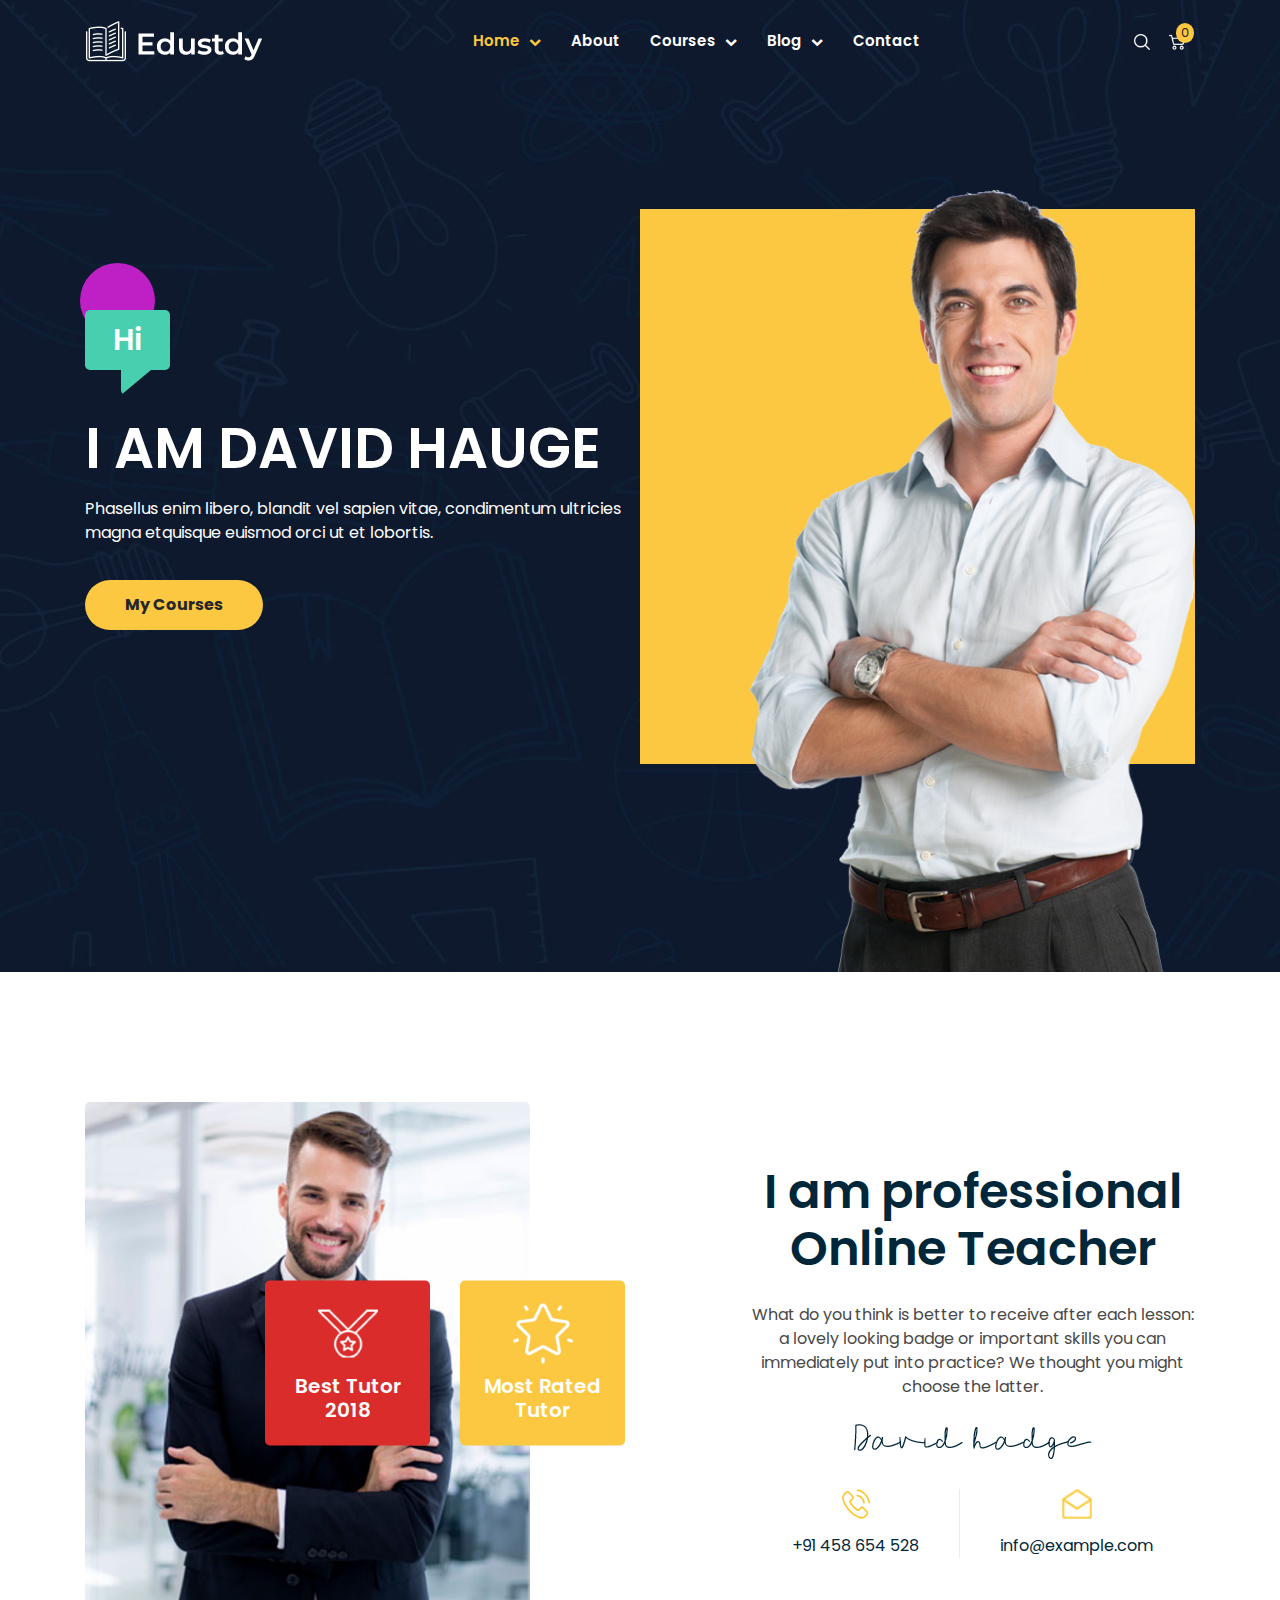
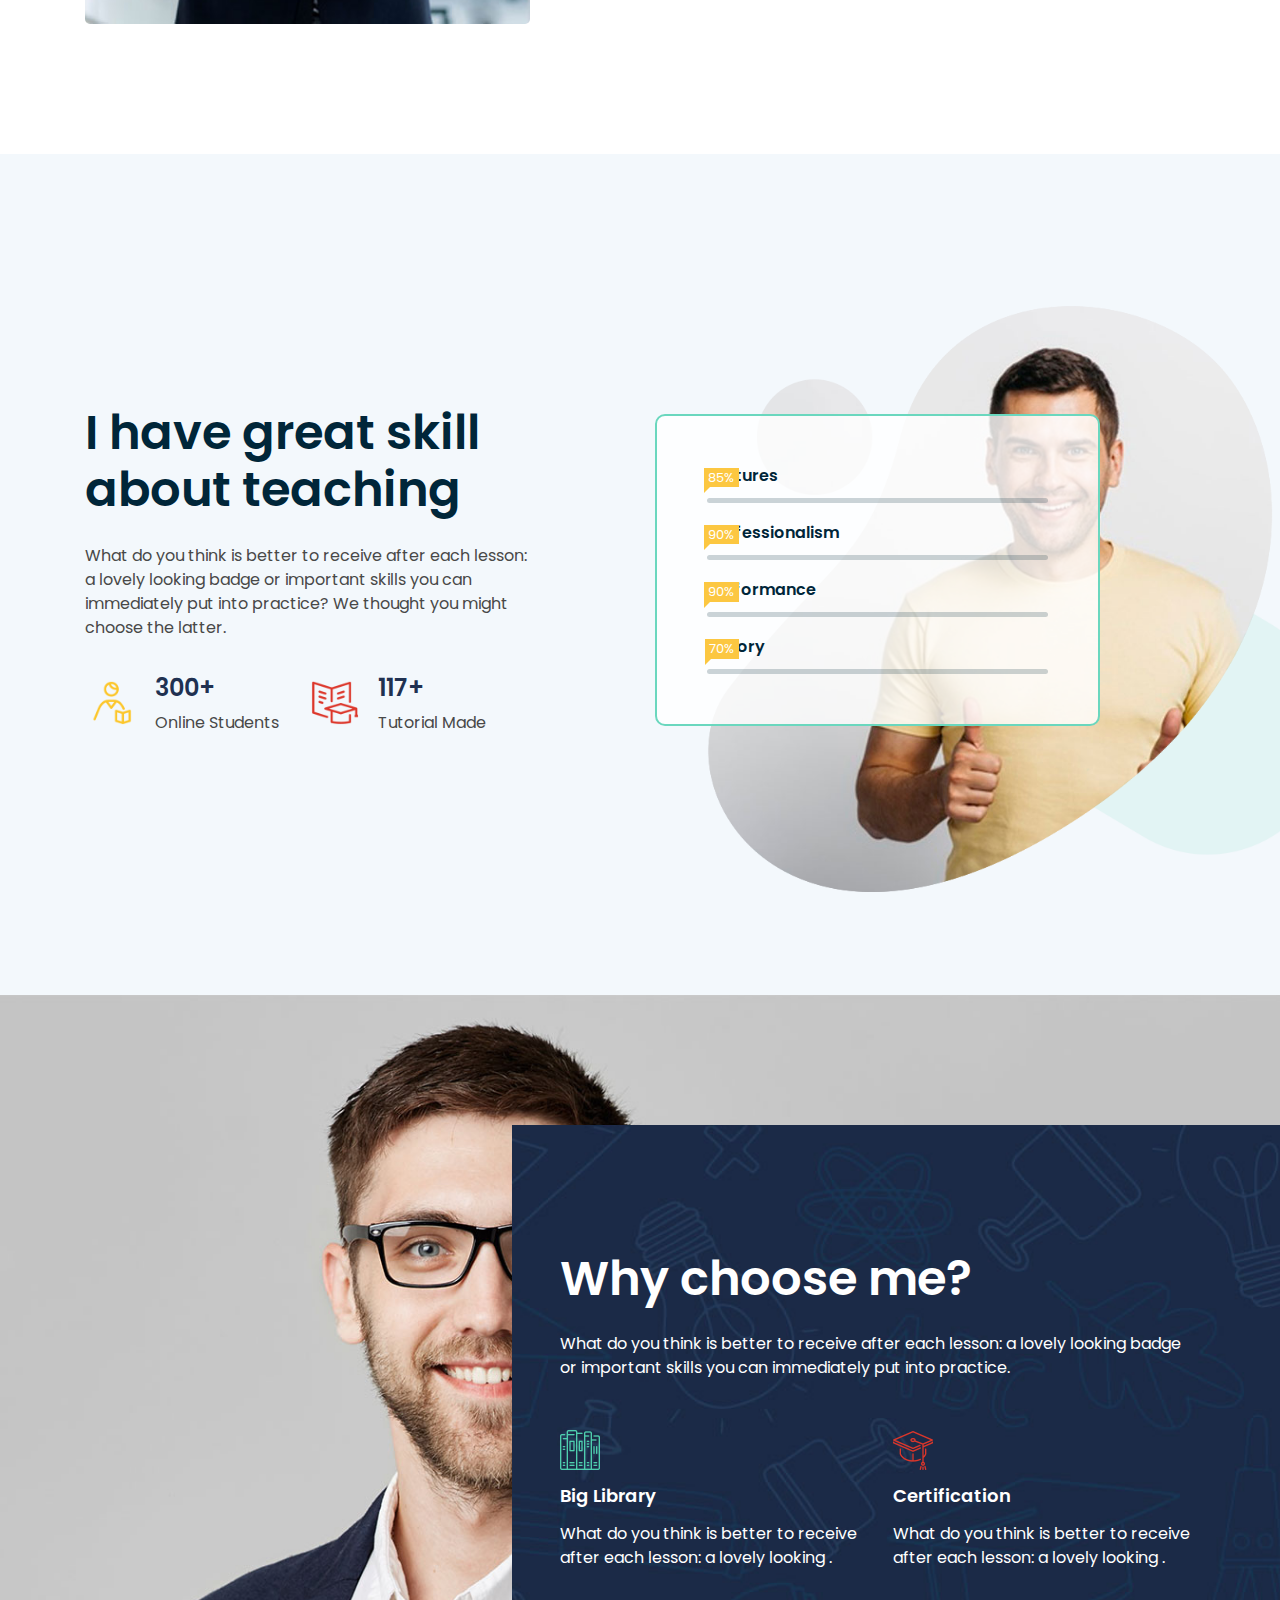
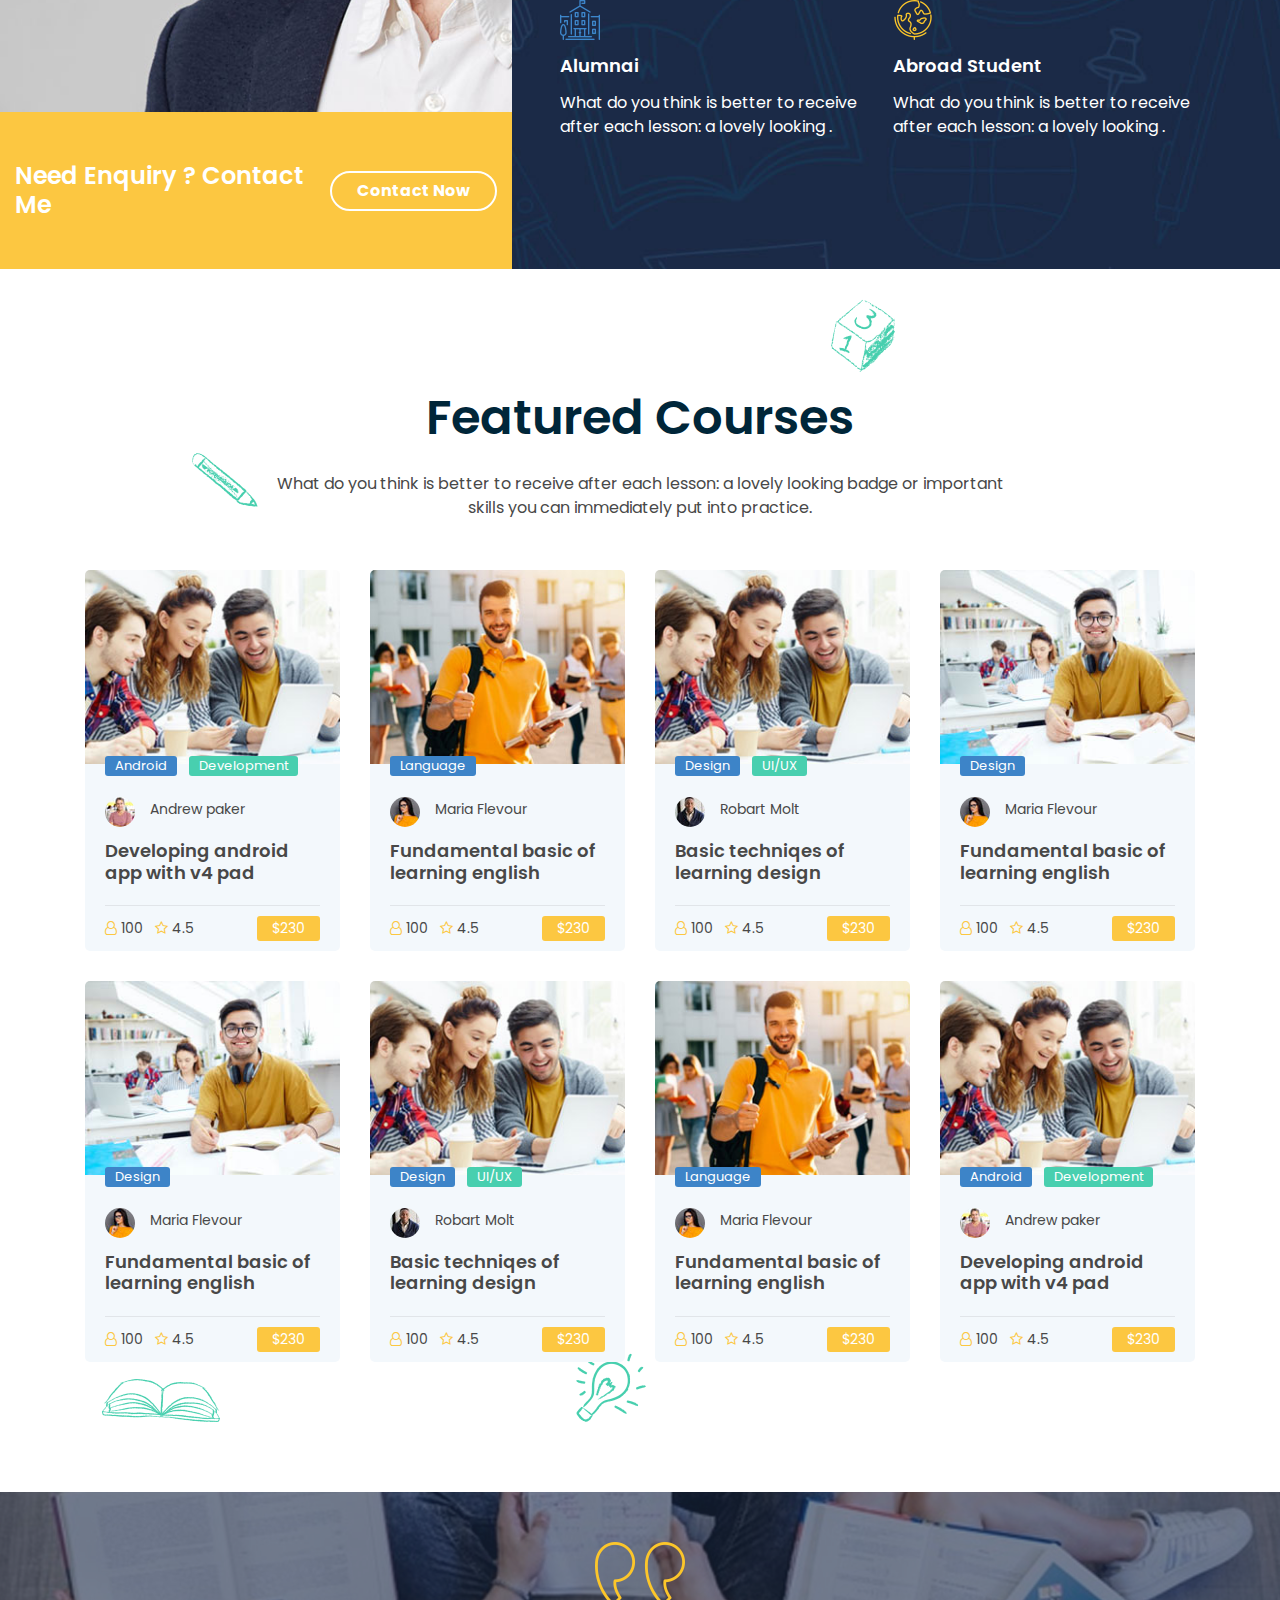
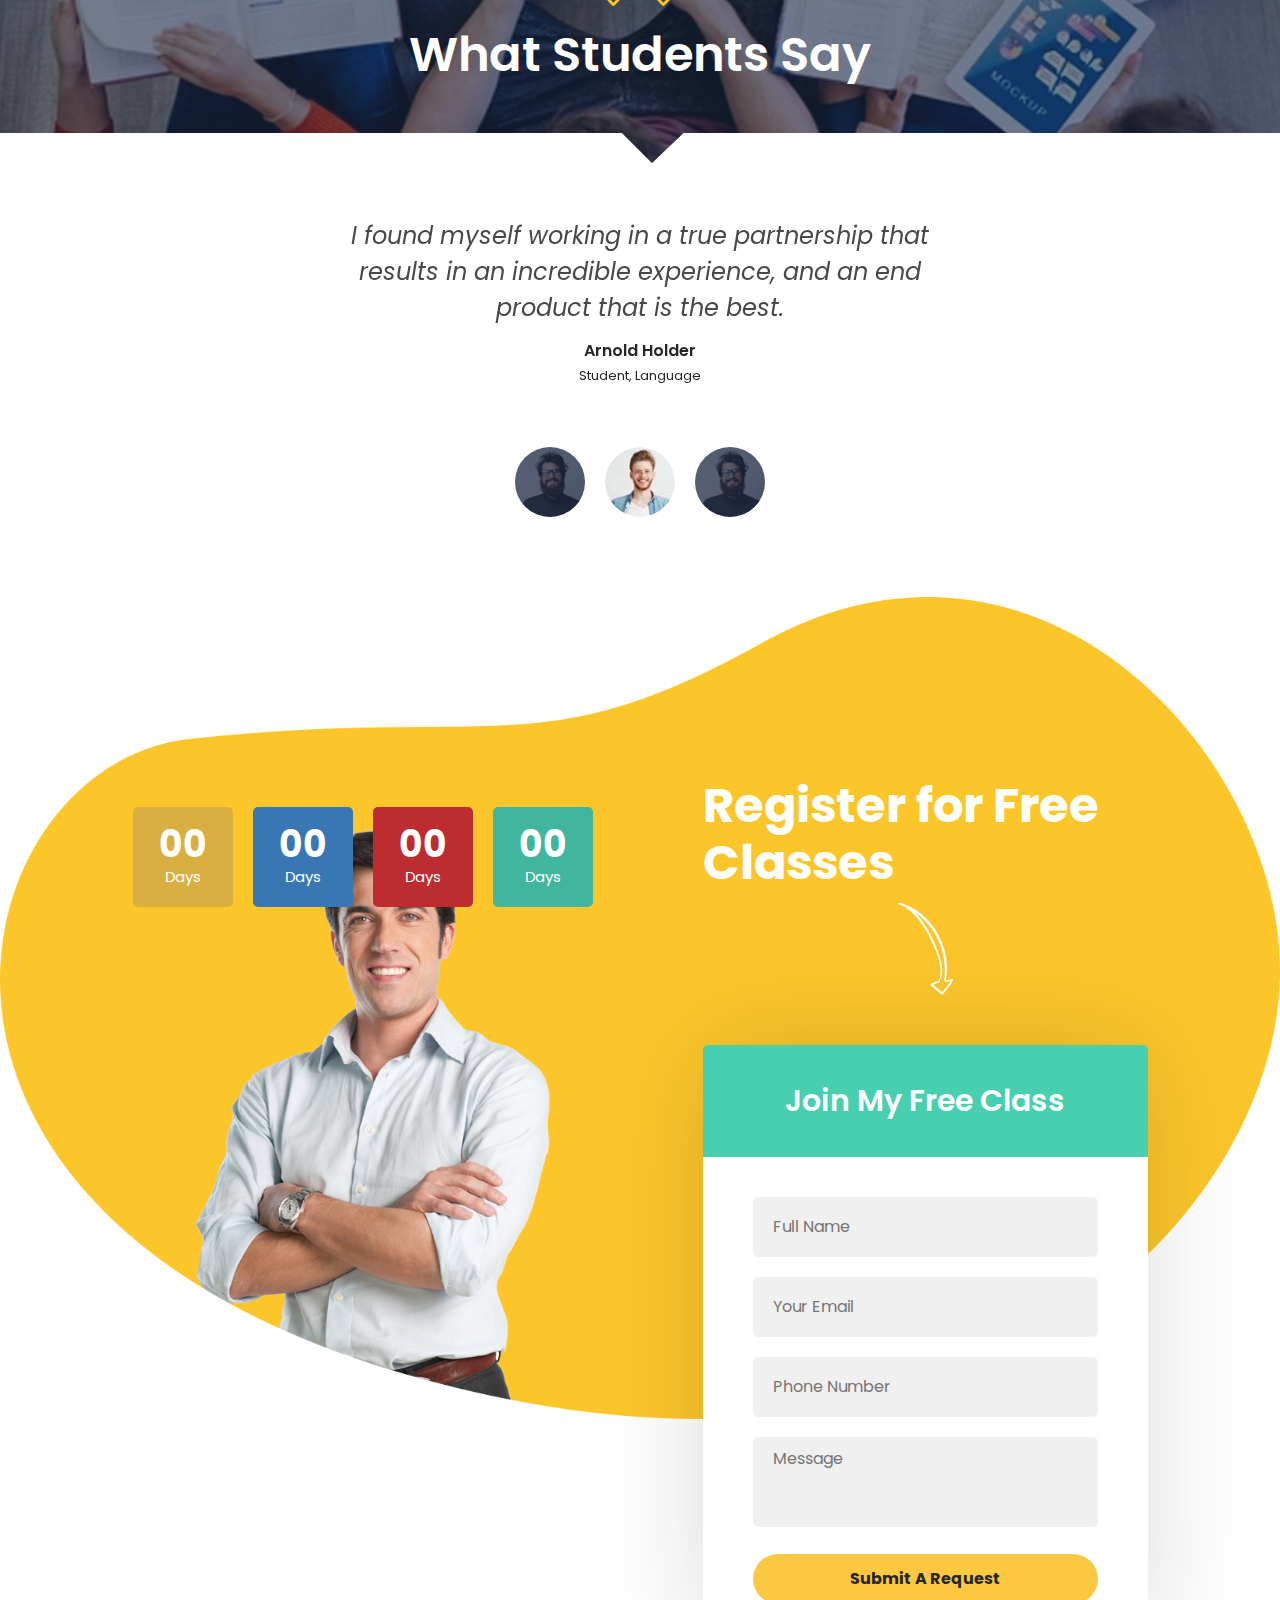
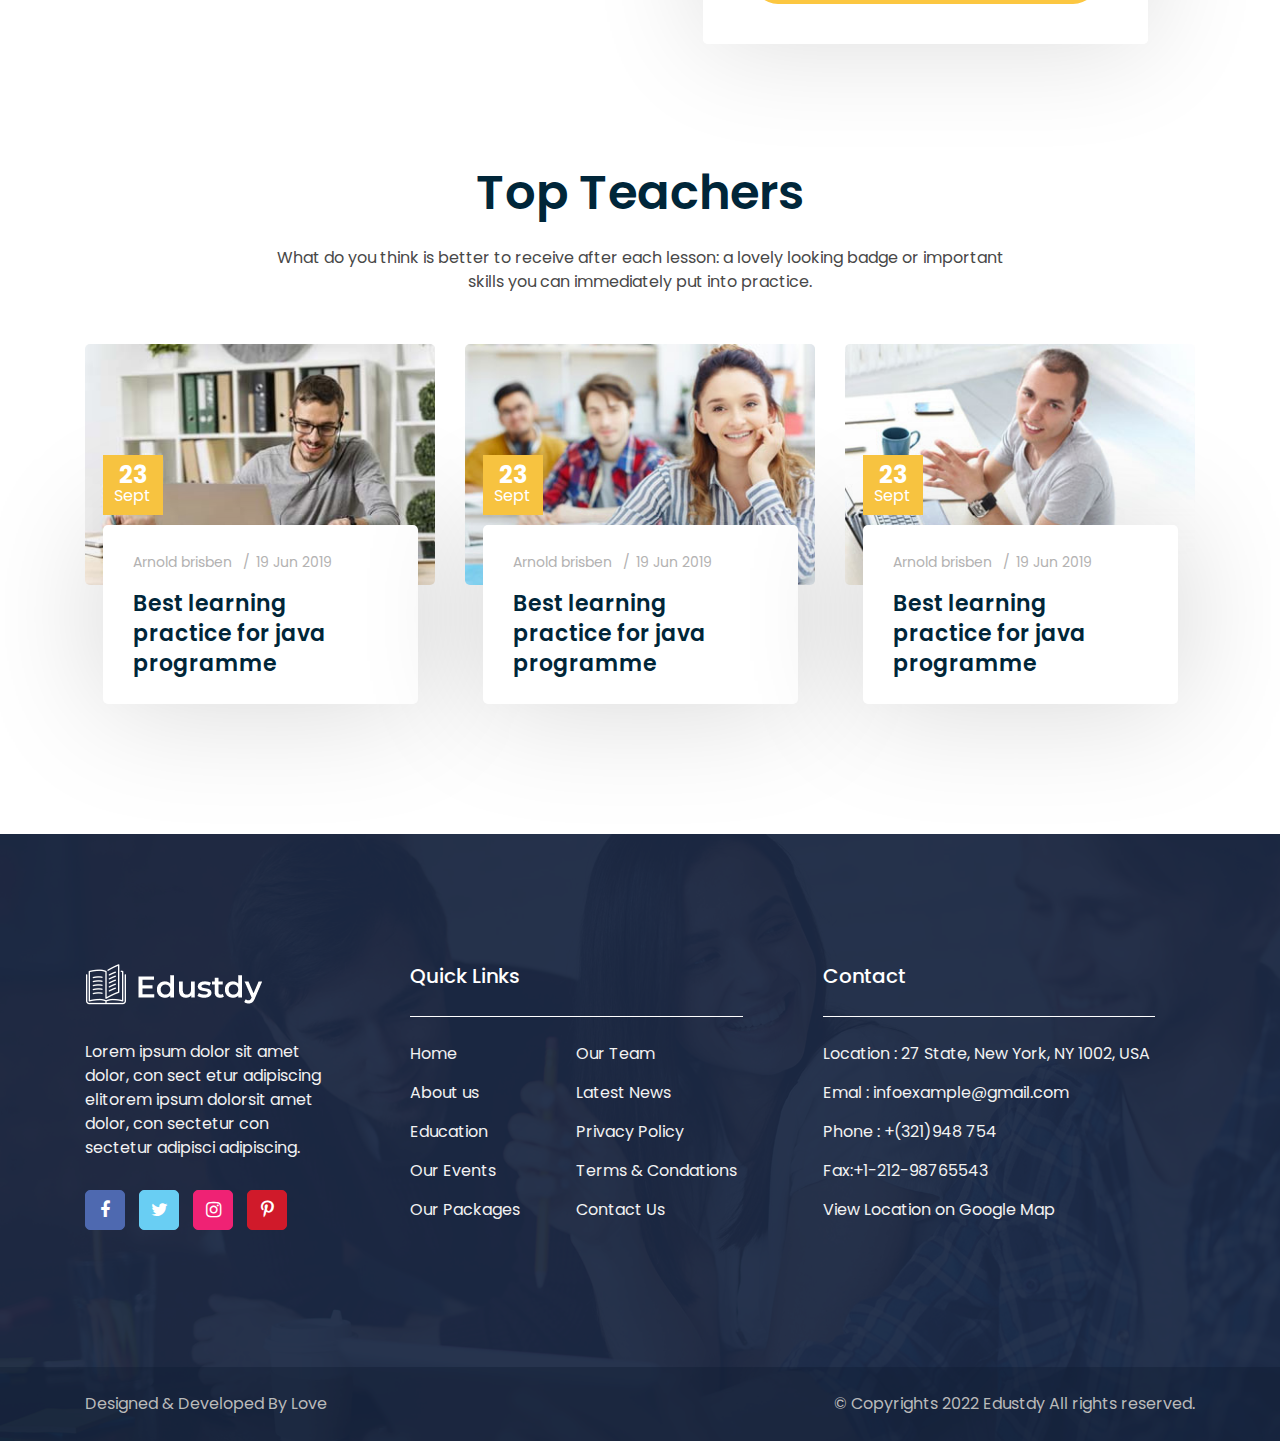
<file: raistheme.com/html/edustdy/edustdy/index-4.html>
<!doctype html>
<html lang="en">


<!-- Mirrored from raistheme.com/html/edustdy/edustdy/index-4.html by HTTrack Website Copier/3.x [XR&CO'2014], Thu, 21 May 2020 13:44:20 GMT -->
<head>

    <!--====== Required meta tags ======-->
    <meta charset="utf-8">
    <meta http-equiv="x-ua-compatible" content="ie=edge">
    <meta name="description" content="">
    <meta name="viewport" content="width=device-width, initial-scale=1, shrink-to-fit=no">

    <!--====== Title ======-->
    <title>Edustdy – Education Html Template</title>

    <!--====== Favicon Icon ======-->
    <link rel="shortcut icon" href="assets/images/favicon.png" type="image/png">

    <!--====== Bootstrap css ======-->
    <link rel="stylesheet" href="assets/css/bootstrap.min.css">

    <!--====== Animate css ======-->
    <link rel="stylesheet" href="assets/css/animate.css">

    <!--====== Fontawesome css ======-->
    <link rel="stylesheet" href="assets/css/font-awesome.min.css">

    <!--====== Magnific Popup css ======-->
    <link rel="stylesheet" href="assets/css/magnific-popup.css">

    <!--====== Nice Select css ======-->
    <link rel="stylesheet" href="assets/css/nice-select.css">

    <!--====== Slick css ======-->
    <link rel="stylesheet" href="assets/css/slick.css">

    <!--====== Default css ======-->
    <link rel="stylesheet" href="assets/css/default.css">

    <!--====== Style css ======-->
    <link rel="stylesheet" href="assets/css/style.css">

    <!--====== Responsive css ======-->
    <link rel="stylesheet" href="assets/css/responsive.css">


</head>

<body>

    <!--====== PRELOADER PART START ======-->

    <div id="preloader">
        <div class="preloader">
            <span></span>
            <span></span>
        </div>
    </div>

    <!--====== PRELOADER PART ENDS ======-->

    <!--====== Header PART START ======-->

    <section class="header_area">
        <div class="header_menu header_menu_2 header_menu_3">
            <div class="container">
                <nav class="navbar navbar-expand-lg">
                    <a class="navbar-brand" href="index-4.html">
                        <img src="assets/images/logo.png" alt="logo">
                    </a>

                    <button class="navbar-toggler" type="button" data-toggle="collapse" data-target="#navbarSupportedContent" aria-controls="navbarSupportedContent" aria-expanded="false" aria-label="Toggle navigation">
                        <span class="toggler-icon"></span>
                        <span class="toggler-icon"></span>
                        <span class="toggler-icon"></span>
                    </button>

                    <div class="collapse navbar-collapse sub-menu-bar" id="navbarSupportedContent">
                        <ul class="navbar-nav m-auto">
                            <li>
                                <a class="active" href="index.html">Home <i class="fa fa-chevron-down"></i></a>
                                
                                <ul class="sub-menu">
                                    <li><a href="index.html">Home 01</a></li>
                                    <li><a href="index-2.html">Home 02</a></li>
                                    <li><a href="index-3.html">Home 03</a></li>
                                    <li><a class="active" href="index-4.html">Home 04</a></li>
                                </ul>
                            </li>
                            <li>
                                <a href="about.html">About</a>
                            </li>
                            <li>
                                <a href="courses.html">Courses <i class="fa fa-chevron-down"></i></a>
                                
                                <ul class="sub-menu">
                                    <li><a href="courses.html">Courses</a></li>
                                    <li><a href="courses-details.html">Courses Details</a></li>
                                </ul>
                            </li>
                            <li>
                                <a href="blog.html">Blog <i class="fa fa-chevron-down"></i></a>
                                
                                <ul class="sub-menu">
                                    <li><a href="blog.html">Blog</a></li>
                                    <li><a href="blog-details.html">Blog Details</a></li>
                                </ul>
                            </li>
                            <li>
                                <a href="contact.html">Contact</a>
                            </li>
                        </ul>
                    </div>

                    <div class="navbar_meta">
                        <ul>
                            <li>
                                <a id="search" href="#"><img src="assets/images/search.png" alt="search"></a>
                                <div class="search_bar">
                                    <input type="text" placeholder="Search">
                                    <button><i class="fa fa-search"></i></button>
                                </div>
                            </li>
                            <li><a href="#"><img src="assets/images/cart.png" alt="cart"> <span>0</span></a></li>
                        </ul>
                    </div>
                </nav>
            </div>
        </div>
    </section>

    <!--====== Header PART ENDS ======-->

    <!--====== Slider PART START ======-->

    <section class="slider_area_4 bg_cover d-flex align-items-center" style="background-image: url(assets/images/shape/bg_shape-2.jpg)">
        <div class="slider_shape shape_1"></div>
        <div class="slider_shape shape_2">
            <img src="assets/images/shape/shape-9.png" alt="shape">
        </div>
        <div class="container">
            <div class="row justify-content-center justify-content-lg-between">
                <div class="col-lg-6">
                    <div class="slider_content_4">
                        <h5 class="sub_title">Hi</h5>
                        <h2 class="main_title">I am David hauge</h2>
                        <p>Phasellus enim libero, blandit vel sapien vitae, condimentum ultricies magna etquisque euismod orci ut et lobortis.</p>
                        <a class="main-btn" href="#">My Courses</a>
                    </div>
                </div>
                <div class="col-lg-5 col-md-6 col-sm-8">
                    <div class="slider_image_4">
                        <img src="assets/images/hero.png" alt="hero">
                    </div>
                </div>
            </div>
        </div>

        <div class="header_shape_4">
            <div class="round_shape"></div>
        </div>
    </section>

    <!--====== Slider PART ENDS ======-->

    <!--====== About 4 PART START ======-->

    <section class="about_area_4 pt-80 pb-130">
        <div class="container">
            <div class="row justify-content-between align-items-center">
                <div class="col-lg-6">
                    <div class="about_image_5 mt-50">
                        <img class="image" src="assets/images/about-7.jpg" alt="about">

                        <div class="about_items d-flex flex-wrap">
                            <div class="single_items">
                                <div class="items_wrapper">
                                    <img src="assets/images/p-icon-7.png" alt="icon">
                                    <h5 class=items_title>Best Tutor 2018</h5>
                                </div>
                            </div>
                            <div class="single_items">
                                <div class="items_wrapper">
                                    <img src="assets/images/p-icon-8.png" alt="icon">
                                    <h5 class=items_title>Most Rated Tutor</h5>
                                </div>
                            </div>
                        </div>
                    </div>
                </div>
                <div class="col-xl-5 col-lg-6">
                    <div class="about_content_5 text-center mt-45">
                        <div class="section_title">
                            <h3 class="main_title">I am professional Online Teacher</h3>
                            <p>What do you think is better to receive after each lesson: a lovely looking badge or important skills you can immediately put into practice? We thought you might choose the latter.</p>
                        </div>

                        <img class="signechar" src="assets/images/signechar.png" alt="signechar">

                        <div class="about_info d-sm-flex justify-content-center">
                            <div class="single_about_info mt-30">
                                <img src="assets/images/call.png" alt="call">
                                <p>+91 458 654 528</p>
                            </div>
                            <div class="single_about_info mt-30">
                                <img src="assets/images/mail.png" alt="mail">
                                <p>info@example.com</p>
                            </div>
                        </div>
                    </div>
                </div>
            </div>
        </div>
    </section>

    <!--====== About 4 PART ENDS ======-->

    <!--====== Skill PART START ======-->

    <section class="skill_area pt-80 pb-130">
        <div class="skill_wrapper">
            <div class="container">
                <div class="row">
                    <div class="col-xl-5 col-lg-6">
                        <div class="skill_content mt-40">
                            <div class="section_title">
                                <h3 class="main_title">I have great skill about teaching</h3>
                                <p>What do you think is better to receive after each lesson: a lovely looking badge or important skills you can immediately put into practice? We thought you might choose the latter.</p>
                            </div>

                            <div class="skill_counter d-flex flex-wrap">
                                <div class="single_skill_counter mt-30 d-flex align-items-center">
                                    <div class="skill_counter_icon">
                                        <img src="assets/images/count_icon-2.png" alt="icon">
                                    </div>
                                    <div class="skill_counter_content media-body">
                                        <span class="count"><span class="counter">300</span>+</span>
                                        <p>Online Students</p>
                                    </div>
                                </div>
                                <div class="single_skill_counter mt-30 d-flex align-items-center">
                                    <div class="skill_counter_icon">
                                        <img src="assets/images/count_icon-3.png" alt="icon">
                                    </div>
                                    <div class="skill_counter_content media-body">
                                        <span class="count"><span class="counter">117</span>+</span>
                                        <p>Tutorial Made</p>
                                    </div>
                                </div>
                            </div>
                        </div>
                    </div>
                    <div class="offset-xl-1 col-xl-5 col-lg-6">
                        <div class="skill_progress mt-50">

                            <div class="skill_item mt-20">
                                <div class="skill_header">
                                    <h6 class="skill_title">Lectures</h6>
                                </div>
                                <div class="skill_bar">
                                    <div class="bar_inner">
                                        <div class="bar progress_line" data-width="85"><span>85%</span></div>
                                    </div>
                                </div>
                            </div>
                            <div class="skill_item mt-20">
                                <div class="skill_header">
                                    <h6 class="skill_title">Professionalism</h6>
                                </div>
                                <div class="skill_bar">
                                    <div class="bar_inner">
                                        <div class="bar progress_line" data-width="90"><span>90%</span></div>
                                    </div>
                                </div>
                            </div>
                            <div class="skill_item mt-20">
                                <div class="skill_header">
                                    <h6 class="skill_title">Performance</h6>
                                </div>
                                <div class="skill_bar">
                                    <div class="bar_inner">
                                        <div class="bar progress_line" data-width="90"><span>90%</span></div>
                                    </div>
                                </div>
                            </div>
                            <div class="skill_item mt-20">
                                <div class="skill_header">
                                    <h6 class="skill_title">Theory</h6>
                                </div>
                                <div class="skill_bar">
                                    <div class="bar_inner">
                                        <div class="bar progress_line" data-width="70"><span>70%</span></div>
                                    </div>
                                </div>
                            </div>

                        </div>
                    </div>
                </div>
            </div>
            <div class="skill_image mt-50 d-none d-lg-flex align-items-center justify-content-end">
                <div class="image">
                    <img class="s_image" src="assets/images/skill.jpg" alt="skill">
                    <img class="s_shape" src="assets/images/shape/shape-7.png" alt="shape">
                </div>
            </div>
        </div>
    </section>

    <!--====== Skill PART ENDS ======-->

    <!--====== Why Chooses Me PART START ======-->

    <section class="why_choose_area_2 pt-130 bg_cover" style="background-image: url(assets/images/choose_bg-2.jpg)">

        <div class="chooses_contact d-none d-lg-block">
            <div class="chooses_contact_wrapper d-flex justify-content-between align-items-center">
                <h5 class="contact_title">Need Enquiry ? Contact Me</h5>
                <a href="#" class="main-btn">Contact Now</a>
            </div>
        </div>

        <div class="why_choose_wrapper pt-125 pb-130">
            <div class="container">
                <div class="row justify-content-end">
                    <div class="col-lg-7">
                        <div class="why_choose_content_2">
                            <div class="section_title section_title_2 pb-20">
                                <h3 class="main_title">Why choose me?</h3>
                                <p>What do you think is better to receive after each lesson: a lovely looking badge or important skills you can immediately put into practice.</p>
                            </div>
                            <div class="row">
                                <div class="col-sm-6 choose_col">
                                    <div class="single_choose_2  mt-30">
                                        <div class="choose_icon">
                                            <img src="assets/images/choose_icon-1.png" alt="Icon">
                                        </div>
                                        <div class="choose_content">
                                            <h5 class="title"><a href="#">Big Library</a></h5>
                                            <p>What do you think is better to receive after each lesson: a lovely looking .</p>
                                        </div>
                                    </div>
                                </div>
                                <div class="col-sm-6 choose_col">
                                    <div class="single_choose_2 mt-30">
                                        <div class="choose_icon">
                                            <img src="assets/images/choose_icon-2.png" alt="Icon">
                                        </div>
                                        <div class="choose_content">
                                            <h5 class="title"><a href="#">Certification</a></h5>
                                            <p>What do you think is better to receive after each lesson: a lovely looking .</p>
                                        </div>
                                    </div>
                                </div>
                                <div class="col-sm-6 choose_col">
                                    <div class="single_choose_2 mt-30">
                                        <div class="choose_icon">
                                            <img src="assets/images/choose_icon-3.png" alt="Icon">
                                        </div>
                                        <div class="choose_content">
                                            <h5 class="title"><a href="#">Alumnai</a></h5>
                                            <p>What do you think is better to receive after each lesson: a lovely looking .</p>
                                        </div>
                                    </div>
                                </div>
                                <div class="col-sm-6 choose_col">
                                    <div class="single_choose_2 mt-30">
                                        <div class="choose_icon">
                                            <img src="assets/images/choose_icon-4.png" alt="Icon">
                                        </div>
                                        <div class="choose_content">
                                            <h5 class="title"><a href="#">Abroad Student</a></h5>
                                            <p>What do you think is better to receive after each lesson: a lovely looking .</p>
                                        </div>
                                    </div>
                                </div>
                            </div>
                        </div>
                    </div>
                </div>
            </div>
            <div class="why_choose_bg bg_cover" style="background-image: url(assets/images/shape/bg_shape.jpg)"></div>
        </div>
    </section>

    <!--====== Why Chooses Me PART ENDS ======-->

    <!--====== Courses PART START ======-->

    <section class="courses_area pt-120 pb-130">

        <img class="shape-1" src="assets/images/shape/shape-1.png" alt="shape">
        <img class="shape-2" src="assets/images/shape/shape-2.png" alt="shape">
        <img class="shape-3" src="assets/images/shape/shape-3.png" alt="shape">
        <img class="shape-4" src="assets/images/shape/shape-4.png" alt="shape">
        <img class="shape-5" src="assets/images/shape/shape-5.png" alt="shape">

        <div class="container">
            <div class="row justify-content-center">
                <div class="col-lg-8">
                    <div class="section_title text-center pb-20">
                        <h3 class="main_title">Featured Courses</h3>
                        <p>What do you think is better to receive after each lesson: a lovely looking badge or important skills you can immediately put into practice.</p>
                    </div>
                </div>
            </div>
            <div class="row">
                <div class="col-lg-3 col-sm-6">
                    <div class="single_courses courses_gray mt-30">
                        <div class="courses_image">
                            <img src="assets/images/courses-1.jpg" alt="courses">
                        </div>
                        <div class="courses_content">
                            <ul class="tag">
                                <li><a class="color-1" href="#">Android</a></li>
                                <li><a class="color-2" href="#">Development</a></li>
                            </ul>
                            <div class="courses_author d-flex">
                                <div class="author_image">
                                    <img src="assets/images/author-1.jpg" alt="author">
                                </div>
                                <div class="author_name media-body">
                                    <a href="#">Andrew paker</a>
                                </div>
                            </div>
                            <h4 class="title"><a href="#">Developing android app with v4 pad </a></h4>
                            <div class="meta d-flex justify-content-between">
                                <ul>
                                    <li><a href="#"><i class="fa fa-user-o"></i> 100</a></li>
                                    <li><a href="#"><i class="fa fa-star-o"></i> 4.5</a></li>
                                </ul>
                                <span>$230</span>
                            </div>
                        </div>
                    </div>
                </div>
                <div class="col-lg-3 col-sm-6">
                    <div class="single_courses courses_gray mt-30">
                        <div class="courses_image">
                            <img src="assets/images/courses-2.jpg" alt="courses">
                        </div>
                        <div class="courses_content">
                            <ul class="tag">
                                <li><a class="color-1" href="#">Language</a></li>
                            </ul>
                            <div class="courses_author d-flex">
                                <div class="author_image">
                                    <img src="assets/images/author-2.jpg" alt="author">
                                </div>
                                <div class="author_name media-body">
                                    <a href="#">Maria Flevour</a>
                                </div>
                            </div>
                            <h4 class="title"><a href="#">Fundamental basic of learning english </a></h4>
                            <div class="meta d-flex justify-content-between">
                                <ul>
                                    <li><a href="#"><i class="fa fa-user-o"></i> 100</a></li>
                                    <li><a href="#"><i class="fa fa-star-o"></i> 4.5</a></li>
                                </ul>
                                <span>$230</span>
                            </div>
                        </div>
                    </div>
                </div>
                <div class="col-lg-3 col-sm-6">
                    <div class="single_courses courses_gray mt-30">
                        <div class="courses_image">
                            <img src="assets/images/courses-1.jpg" alt="courses">
                        </div>
                        <div class="courses_content">
                            <ul class="tag">
                                <li><a class="color-1" href="#">Design</a></li>
                                <li><a class="color-2" href="#">UI/UX</a></li>
                            </ul>
                            <div class="courses_author d-flex">
                                <div class="author_image">
                                    <img src="assets/images/author-3.jpg" alt="author">
                                </div>
                                <div class="author_name media-body">
                                    <a href="#">Robart Molt</a>
                                </div>
                            </div>
                            <h4 class="title"><a href="#">Basic techniqes of learning design </a></h4>
                            <div class="meta d-flex justify-content-between">
                                <ul>
                                    <li><a href="#"><i class="fa fa-user-o"></i> 100</a></li>
                                    <li><a href="#"><i class="fa fa-star-o"></i> 4.5</a></li>
                                </ul>
                                <span>$230</span>
                            </div>
                        </div>
                    </div>
                </div>
                <div class="col-lg-3 col-sm-6">
                    <div class="single_courses courses_gray mt-30">
                        <div class="courses_image">
                            <img src="assets/images/courses-3.jpg" alt="courses">
                        </div>
                        <div class="courses_content">
                            <ul class="tag">
                                <li><a class="color-1" href="#">Design</a></li>
                            </ul>
                            <div class="courses_author d-flex">
                                <div class="author_image">
                                    <img src="assets/images/author-2.jpg" alt="author">
                                </div>
                                <div class="author_name media-body">
                                    <a href="#">Maria Flevour</a>
                                </div>
                            </div>
                            <h4 class="title"><a href="#">Fundamental basic of learning english </a></h4>
                            <div class="meta d-flex justify-content-between">
                                <ul>
                                    <li><a href="#"><i class="fa fa-user-o"></i> 100</a></li>
                                    <li><a href="#"><i class="fa fa-star-o"></i> 4.5</a></li>
                                </ul>
                                <span>$230</span>
                            </div>
                        </div>
                    </div>
                </div>
                <div class="col-lg-3 col-sm-6">
                    <div class="single_courses courses_gray mt-30">
                        <div class="courses_image">
                            <img src="assets/images/courses-3.jpg" alt="courses">
                        </div>
                        <div class="courses_content">
                            <ul class="tag">
                                <li><a class="color-1" href="#">Design</a></li>
                            </ul>
                            <div class="courses_author d-flex">
                                <div class="author_image">
                                    <img src="assets/images/author-2.jpg" alt="author">
                                </div>
                                <div class="author_name media-body">
                                    <a href="#">Maria Flevour</a>
                                </div>
                            </div>
                            <h4 class="title"><a href="#">Fundamental basic of learning english </a></h4>
                            <div class="meta d-flex justify-content-between">
                                <ul>
                                    <li><a href="#"><i class="fa fa-user-o"></i> 100</a></li>
                                    <li><a href="#"><i class="fa fa-star-o"></i> 4.5</a></li>
                                </ul>
                                <span>$230</span>
                            </div>
                        </div>
                    </div>
                </div>
                <div class="col-lg-3 col-sm-6">
                    <div class="single_courses courses_gray mt-30">
                        <div class="courses_image">
                            <img src="assets/images/courses-1.jpg" alt="courses">
                        </div>
                        <div class="courses_content">
                            <ul class="tag">
                                <li><a class="color-1" href="#">Design</a></li>
                                <li><a class="color-2" href="#">UI/UX</a></li>
                            </ul>
                            <div class="courses_author d-flex">
                                <div class="author_image">
                                    <img src="assets/images/author-3.jpg" alt="author">
                                </div>
                                <div class="author_name media-body">
                                    <a href="#">Robart Molt</a>
                                </div>
                            </div>
                            <h4 class="title"><a href="#">Basic techniqes of learning design </a></h4>
                            <div class="meta d-flex justify-content-between">
                                <ul>
                                    <li><a href="#"><i class="fa fa-user-o"></i> 100</a></li>
                                    <li><a href="#"><i class="fa fa-star-o"></i> 4.5</a></li>
                                </ul>
                                <span>$230</span>
                            </div>
                        </div>
                    </div>
                </div>
                <div class="col-lg-3 col-sm-6">
                    <div class="single_courses courses_gray mt-30">
                        <div class="courses_image">
                            <img src="assets/images/courses-2.jpg" alt="courses">
                        </div>
                        <div class="courses_content">
                            <ul class="tag">
                                <li><a class="color-1" href="#">Language</a></li>
                            </ul>
                            <div class="courses_author d-flex">
                                <div class="author_image">
                                    <img src="assets/images/author-2.jpg" alt="author">
                                </div>
                                <div class="author_name media-body">
                                    <a href="#">Maria Flevour</a>
                                </div>
                            </div>
                            <h4 class="title"><a href="#">Fundamental basic of learning english </a></h4>
                            <div class="meta d-flex justify-content-between">
                                <ul>
                                    <li><a href="#"><i class="fa fa-user-o"></i> 100</a></li>
                                    <li><a href="#"><i class="fa fa-star-o"></i> 4.5</a></li>
                                </ul>
                                <span>$230</span>
                            </div>
                        </div>
                    </div>
                </div>
                <div class="col-lg-3 col-sm-6">
                    <div class="single_courses courses_gray mt-30">
                        <div class="courses_image">
                            <img src="assets/images/courses-1.jpg" alt="courses">
                        </div>
                        <div class="courses_content">
                            <ul class="tag">
                                <li><a class="color-1" href="#">Android</a></li>
                                <li><a class="color-2" href="#">Development</a></li>
                            </ul>
                            <div class="courses_author d-flex">
                                <div class="author_image">
                                    <img src="assets/images/author-1.jpg" alt="author">
                                </div>
                                <div class="author_name media-body">
                                    <a href="#">Andrew paker</a>
                                </div>
                            </div>
                            <h4 class="title"><a href="#">Developing android app with v4 pad </a></h4>
                            <div class="meta d-flex justify-content-between">
                                <ul>
                                    <li><a href="#"><i class="fa fa-user-o"></i> 100</a></li>
                                    <li><a href="#"><i class="fa fa-star-o"></i> 4.5</a></li>
                                </ul>
                                <span>$230</span>
                            </div>
                        </div>
                    </div>
                </div>
            </div>
        </div>
    </section>

    <!--====== Courses PART ENDS ======-->

    <!--====== Testimonial PART START ======-->

    <section class="testimonial_area_3">
        <div class="testimonial_title_wrapper_2 bg_cover" style="background-image: url(assets/images/testimonial_bg.jpg)">
            <div class="container">
                <div class="row justify-content-center">
                    <div class="col-lg-8">
                        <div class="testimonial_title text-center">
                            <img src="assets/images/quota.png" alt="quota">
                            <h2 class="title">What Students Say</h2>
                        </div>
                    </div>
                </div>
            </div>
            <div class="testimonial_title_shape">
                <img src="assets/images/shape/shape-8.png" alt="shape">
            </div>
        </div>

        <div class="testimonial_content_wrapper">
            <div class="container">
                <div class="row justify-content-center">
                    <div class="col-lg-7">
                        <div class="testimonial">
                            <div class="testimonial_content_active_3">
                                <div class="single_testimonial_3 text-center">
                                    <p>I found myself working in a true partnership that results in an incredible experience, and an end product that is the best. </p>
                                    <h5 class="author_name">Arnold Holder</h5>
                                    <span>Student, Language</span>
                                </div>
                                <div class="single_testimonial_3 text-center">
                                    <p>I found myself working in a true partnership that results in an incredible experience, and an end product that is the best. </p>
                                    <h5 class="author_name">Nrnold Molder</h5>
                                    <span>Student, Language</span>
                                </div>
                                <div class="single_testimonial_3 text-center">
                                    <p>I found myself working in a true partnership that results in an incredible experience, and an end product that is the best. </p>
                                    <h5 class="author_name">Hrnold Aolder</h5>
                                    <span>Student, Language</span>
                                </div>
                                <div class="single_testimonial_3 text-center">
                                    <p>I found myself working in a true partnership that results in an incredible experience, and an end product that is the best. </p>
                                    <h5 class="author_name">Jrnold Iolder</h5>
                                    <span>Student, Language</span>
                                </div>
                            </div>
                            <div class="testimonial_author_active_3">
                                <div class="single_author">
                                    <img src="assets/images/author-4.jpg" alt="author">
                                </div>
                                <div class="single_author">
                                    <img src="assets/images/author-5.jpg" alt="author">
                                </div>
                                <div class="single_author">
                                    <img src="assets/images/author-6.jpg" alt="author">
                                </div>
                                <div class="single_author">
                                    <img src="assets/images/author-5.jpg" alt="author">
                                </div>
                            </div>
                        </div>
                    </div>
                </div>
            </div>
        </div>
    </section>

    <!--====== Testimonial PART ENDS ======-->

    <!--====== COUNTDOWN PART START ======-->

    <section class="countdown_area_2 pt-80">
        <div class="countdown_wrapper_2">
            <div class="container">
                <div class="row justify-content-center">
                    <div class="col-lg-6 col-md-9">
                        <div class="countdown_2 mt-50">
                            <div data-countdown="2020/03/26"></div>
                        </div>
                    </div>
                    <div class="col-xl-5 col-lg-6 col-md-8">
                        <div class="register_countdown_2 mt-50">
                            <div class="register_countdown_content">
                                <h4 class="title">Register for Free Classes</h4>                            
                            </div>
                            <img class="down" src="assets/images/down.png" alt="Icon">
                            
                            <div class="register_form register_form_2 text-center">
                                <div class="register_form_title">
                                    <h4 class="title">Join My Free Class</h4>
                                </div>
                                <div class="register_form_wrapper">
                                    <form action="#">
                                        <div class="single_form">
                                            <input type="text" placeholder="Full Name">
                                        </div>
                                        <div class="single_form">
                                            <input type="text" placeholder="Your Email">
                                        </div>
                                        <div class="single_form">
                                            <input type="text" placeholder="Phone Number">
                                        </div>
                                        <div class="single_form">
                                            <textarea placeholder="Message"></textarea>
                                        </div>
                                        <div class="single_form">
                                            <button class="main-btn">Submit A Request</button>
                                        </div>
                                    </form>
                                </div>
                            </div>
                        </div>
                    </div>
                </div>
            </div>
        </div>
    </section>

    <!--====== COUNTDOWN PART ENDS ======-->

    <!--====== Blog PART START ======-->

    <section class="blog_area pt-120 pb-130">
        <div class="container">
            <div class="row justify-content-center">
                <div class="col-lg-8">
                    <div class="section_title text-center pb-20">
                        <h3 class="main_title">Top Teachers</h3>
                        <p>What do you think is better to receive after each lesson: a lovely looking badge or important skills you can immediately put into practice.</p>
                    </div>
                </div>
            </div>
            <div class="row justify-content-center">
                <div class="col-lg-4 col-md-7">
                    <div class="single_blog mt-30">
                        <div class="blog_image">
                            <img src="assets/images/blog-1.jpg" alt="blog">
                        </div>
                        <div class="blog_content">
                            <span class="date"><span>23</span> Sept</span>

                            <div class="blog_content_wrapper">
                                <ul class="blog_meta">
                                    <li><a href="#">Arnold brisben</a></li>
                                    <li><a href="#">19 Jun 2019</a></li>
                                </ul>
                                <h4 class="blog_title"><a href="#">Best learning practice for java programme</a></h4>
                            </div>
                        </div>
                    </div>
                </div>
                <div class="col-lg-4 col-md-7">
                    <div class="single_blog mt-30">
                        <div class="blog_image">
                            <img src="assets/images/blog-2.jpg" alt="blog">
                        </div>
                        <div class="blog_content">
                            <span class="date"><span>23</span> Sept</span>

                            <div class="blog_content_wrapper">
                                <ul class="blog_meta">
                                    <li><a href="#">Arnold brisben</a></li>
                                    <li><a href="#">19 Jun 2019</a></li>
                                </ul>
                                <h4 class="blog_title"><a href="#">Best learning practice for java programme</a></h4>
                            </div>
                        </div>
                    </div>
                </div>
                <div class="col-lg-4 col-md-7">
                    <div class="single_blog mt-30">
                        <div class="blog_image">
                            <img src="assets/images/blog-3.jpg" alt="blog">
                        </div>
                        <div class="blog_content">
                            <span class="date"><span>23</span> Sept</span>

                            <div class="blog_content_wrapper">
                                <ul class="blog_meta">
                                    <li><a href="#">Arnold brisben</a></li>
                                    <li><a href="#">19 Jun 2019</a></li>
                                </ul>
                                <h4 class="blog_title"><a href="#">Best learning practice for java programme</a></h4>
                            </div>
                        </div>
                    </div>
                </div>
            </div>
        </div>
    </section>

    <!--====== Blog PART ENDS ======-->

    <!--====== Footer PART START ======-->

    <footer class="footer_area bg_cover" style="background-image: url(assets/images/footer_bg.jpg)">
        <div class="footer_widget pt-80 pb-130">
            <div class="container">
                <div class="row">
                    <div class="col-lg-3 col-sm-6">
                        <div class="footer_about mt-50">
                            <a href="#"><img src="assets/images/logo.png" alt="logo"></a>
                            
                            <p>Lorem ipsum dolor sit amet dolor, con sect etur adipiscing elitorem ipsum dolorsit amet dolor, con sectetur con sectetur adipisci adipiscing.</p>
                            
                            <ul class="footer_social">
                                <li><a href="#"><i class="fa fa-facebook-f"></i></a></li>
                                <li><a href="#"><i class="fa fa-twitter"></i></a></li>
                                <li><a href="#"><i class="fa fa-instagram"></i></a></li>
                                <li><a href="#"><i class="fa fa-pinterest-p"></i></a></li>
                            </ul>
                        </div>
                    </div>
                    <div class="col-lg-9">
                        <div class="footer_widget_wrapper d-flex flex-wrap">
                            <div class="footer_link mt-50">
                                <h5 class="footer_title">Quick Links</h5>

                                <div class="footer_link_wrapper d-flex">
                                    <ul class="link">
                                        <li><a href="#">Home</a></li>
                                        <li><a href="#">About us</a></li>
                                        <li><a href="#">Education</a></li>
                                        <li><a href="#">Our Events</a></li>
                                        <li><a href="#">Our Packages</a></li>
                                    </ul>
                                    <ul class="link">
                                        <li><a href="#">Our Team</a></li>
                                        <li><a href="#">Latest News</a></li>
                                        <li><a href="#">Privacy Policy</a></li>
                                        <li><a href="#">Terms & Condations</a></li>
                                        <li><a href="#">Contact Us</a></li>
                                    </ul>
                                </div>
                            </div>

                            <div class="footer_contact mt-50">
                                <h5 class="footer_title">Contact</h5>
                                
                                <ul class="contact">
                                    <li>Location : 27 State, New York, NY 1002, USA</li>
                                    <li>Emal : infoexample@gmail.com</li>
                                    <li>Phone : +(321)948 754</li>
                                    <li>Fax:+1-212-98765543</li>
                                    <li><a href="#">View Location on Google Map</a></li>
                                    <li></li>
                                </ul>
                            </div>
                        </div>
                    </div>
                </div>
            </div>
        </div>
        
        <div class="footer_copyright">
            <div class="container">
                <div class="footer_copyright_wrapper text-center d-md-flex justify-content-between">
                    <div class="copyright">
                        <p>Designed & Developed By Love</p>
                    </div>
                    <div class="copyright">
                        <p>&copy; Copyrights 2022 Edustdy All rights reserved. </p>
                    </div>
                </div>
            </div>
        </div>
    </footer>

    <!--====== Footer PART ENDS ======-->

    <!--====== BACK TOP TOP PART START ======-->

    <a href="#" class="back-to-top"><i class="fa fa-chevron-up"></i></a>

    <!--====== BACK TOP TOP PART ENDS ======-->

    









    <!--====== jquery js ======-->
    <script src="assets/js/vendor/modernizr-3.6.0.min.js"></script>
    <script src="assets/js/vendor/jquery-1.12.4.min.js"></script>

    <!--====== Bootstrap js ======-->
    <script src="assets/js/bootstrap.min.js"></script>
    <script src="assets/js/popper.min.js"></script>

    <!--====== Slick js ======-->
    <script src="assets/js/slick.min.js"></script>

    <!--====== Magnific Popup js ======-->
    <script src="assets/js/jquery.magnific-popup.min.js"></script>

    <!--====== Counter Up js ======-->
    <script src="assets/js/waypoints.min.js"></script>
    <script src="assets/js/jquery.counterup.min.js"></script>

    <!--====== Nice Select js ======-->
    <script src="assets/js/jquery.nice-select.min.js"></script>
    
    <!--====== Count Down js ======-->
    <script src="assets/js/jquery.countdown.min.js"></script>
    
    <!--====== Appear js ======-->
    <script src="assets/js/jquery.appear.min.js"></script>

    <!--====== Main js ======-->
    <script src="assets/js/main.js"></script>

</body>


<!-- Mirrored from raistheme.com/html/edustdy/edustdy/index-4.html by HTTrack Website Copier/3.x [XR&CO'2014], Thu, 21 May 2020 13:44:27 GMT -->
</html>
</file>
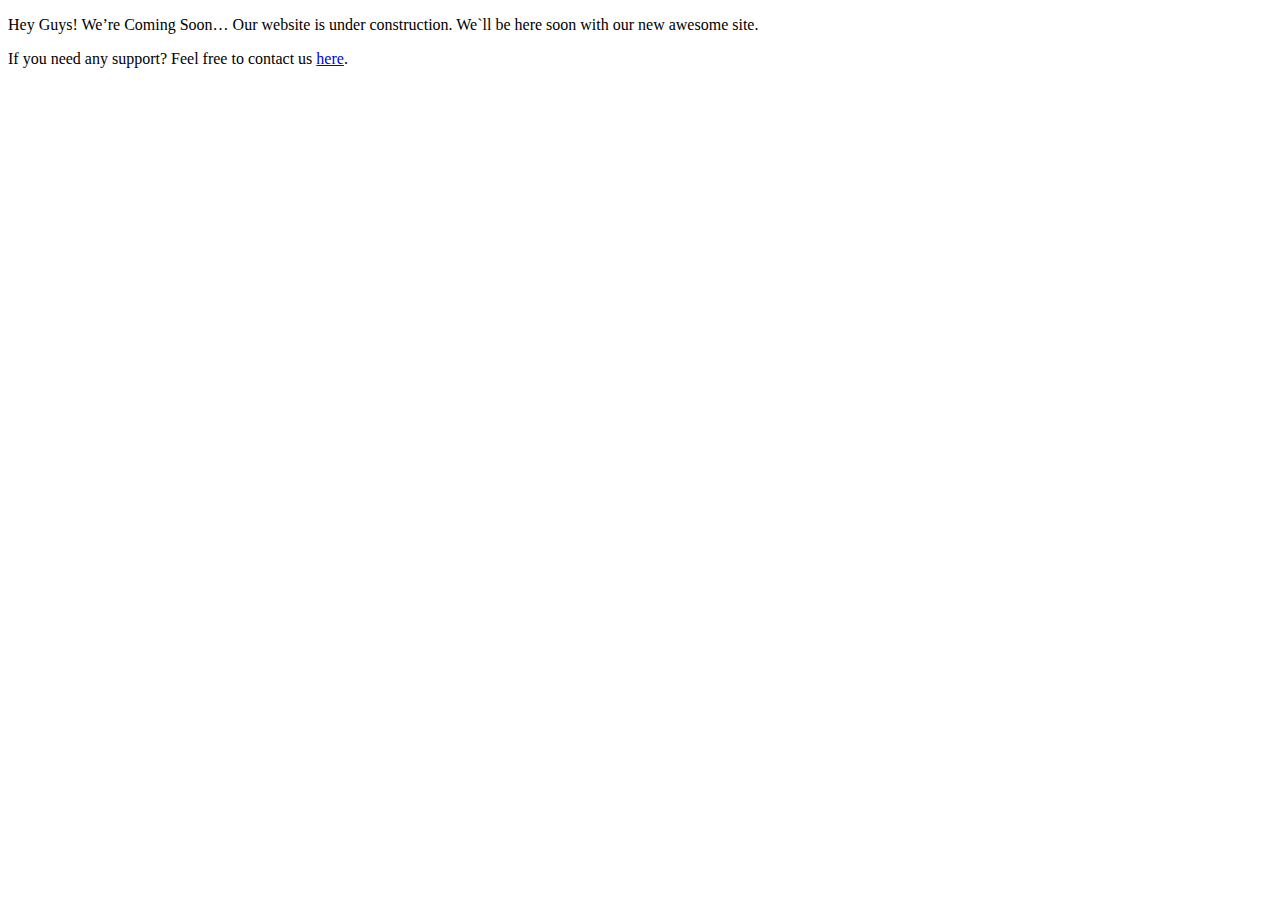
<file: raistheme.com/html/edustdy/edustdy/assets/js/ajax-contact.html>
<!DOCTYPE html>
<html lang="en-US">
<head>
	<meta charset="UTF-8">
		<script>(function(html){html.className = html.className.replace(/\bno-js\b/,'js')})(document.documentElement);</script>
<title>Coming soon&#8230; &#8211; RaisTheme</title>
<link rel='dns-prefetch' href='//fonts.googleapis.com' />
<link rel='dns-prefetch' href='//s.w.org' />
<link href='//fonts.gstatic.com' crossorigin rel='preconnect' />
<link rel="alternate" type="application/rss+xml" title="RaisTheme &raquo; Feed" href="https://raistheme.com/feed/" />
<link rel="alternate" type="application/rss+xml" title="RaisTheme &raquo; Comments Feed" href="https://raistheme.com/comments/feed/" />
		<script type="text/javascript">
			window._wpemojiSettings = {"baseUrl":"https:\/\/s.w.org\/images\/core\/emoji\/12.0.0-1\/72x72\/","ext":".png","svgUrl":"https:\/\/s.w.org\/images\/core\/emoji\/12.0.0-1\/svg\/","svgExt":".svg","source":{"concatemoji":"https:\/\/raistheme.com\/wp-includes\/js\/wp-emoji-release.min.js?ver=5.3.2"}};
			!function(e,a,t){var r,n,o,i,p=a.createElement("canvas"),s=p.getContext&&p.getContext("2d");function c(e,t){var a=String.fromCharCode;s.clearRect(0,0,p.width,p.height),s.fillText(a.apply(this,e),0,0);var r=p.toDataURL();return s.clearRect(0,0,p.width,p.height),s.fillText(a.apply(this,t),0,0),r===p.toDataURL()}function l(e){if(!s||!s.fillText)return!1;switch(s.textBaseline="top",s.font="600 32px Arial",e){case"flag":return!c([127987,65039,8205,9895,65039],[127987,65039,8203,9895,65039])&&(!c([55356,56826,55356,56819],[55356,56826,8203,55356,56819])&&!c([55356,57332,56128,56423,56128,56418,56128,56421,56128,56430,56128,56423,56128,56447],[55356,57332,8203,56128,56423,8203,56128,56418,8203,56128,56421,8203,56128,56430,8203,56128,56423,8203,56128,56447]));case"emoji":return!c([55357,56424,55356,57342,8205,55358,56605,8205,55357,56424,55356,57340],[55357,56424,55356,57342,8203,55358,56605,8203,55357,56424,55356,57340])}return!1}function d(e){var t=a.createElement("script");t.src=e,t.defer=t.type="text/javascript",a.getElementsByTagName("head")[0].appendChild(t)}for(i=Array("flag","emoji"),t.supports={everything:!0,everythingExceptFlag:!0},o=0;o<i.length;o++)t.supports[i[o]]=l(i[o]),t.supports.everything=t.supports.everything&&t.supports[i[o]],"flag"!==i[o]&&(t.supports.everythingExceptFlag=t.supports.everythingExceptFlag&&t.supports[i[o]]);t.supports.everythingExceptFlag=t.supports.everythingExceptFlag&&!t.supports.flag,t.DOMReady=!1,t.readyCallback=function(){t.DOMReady=!0},t.supports.everything||(n=function(){t.readyCallback()},a.addEventListener?(a.addEventListener("DOMContentLoaded",n,!1),e.addEventListener("load",n,!1)):(e.attachEvent("onload",n),a.attachEvent("onreadystatechange",function(){"complete"===a.readyState&&t.readyCallback()})),(r=t.source||{}).concatemoji?d(r.concatemoji):r.wpemoji&&r.twemoji&&(d(r.twemoji),d(r.wpemoji)))}(window,document,window._wpemojiSettings);
		</script>
		<style type="text/css">
img.wp-smiley,
img.emoji {
	display: inline !important;
	border: none !important;
	box-shadow: none !important;
	height: 1em !important;
	width: 1em !important;
	margin: 0 .07em !important;
	vertical-align: -0.1em !important;
	background: none !important;
	padding: 0 !important;
}
</style>
	<link rel='stylesheet' id='wp-block-library-css'  href='https://raistheme.com/wp-includes/css/dist/block-library/style.min.css?ver=5.3.2' type='text/css' media='all' />
<link rel='stylesheet' id='wp-block-library-theme-css'  href='https://raistheme.com/wp-includes/css/dist/block-library/theme.min.css?ver=5.3.2' type='text/css' media='all' />
<link rel='stylesheet' id='email-subscribers-css'  href='https://raistheme.com/wp-content/plugins/email-subscribers/lite/public/css/email-subscribers-public.css' type='text/css' media='all' />
<link rel='stylesheet' id='raistheme-widgets-css'  href='https://raistheme.com/wp-content/plugins/raistheme-core/assets/css/raistheme-widgets.css?ver=342545915089' type='text/css' media='all' />
<link rel='stylesheet' id='raistheme-fonts-css'  href='//fonts.googleapis.com/css?family=Lora%3A400%2C400i%2C700%26display%3Dswap%7CHeebo%3A400%2C500%2C700%26display%3Dswap&#038;subset=latin%2Clatin-ext' type='text/css' media='all' />
<link rel='stylesheet' id='raistheme-style-css'  href='https://raistheme.com/wp-content/themes/raistheme/style.css?ver=5.3.2' type='text/css' media='all' />
<link rel='stylesheet' id='raistheme-block-style-css'  href='https://raistheme.com/wp-content/themes/raistheme/assets/css/blocks.css?ver=1.0.3' type='text/css' media='all' />
<link rel='stylesheet' id='bootstrap-css'  href='https://raistheme.com/wp-content/plugins/raistheme-core/assets/css/bootstrap.min.css?ver=1.0.3' type='text/css' media='all' />
<link rel='stylesheet' id='fontawesome-css'  href='https://raistheme.com/wp-content/plugins/raistheme-core/assets/css/font-awesome.css?ver=1.0.3' type='text/css' media='all' />
<link rel='stylesheet' id='raistheme-flaticon-css'  href='https://raistheme.com/wp-content/themes/raistheme/assets/fonts/flaticon.css?ver=5.3.2' type='text/css' media='all' />
<link rel='stylesheet' id='animate-style-css'  href='https://raistheme.com/wp-content/themes/raistheme/assets/css/animate.css?ver=5.3.2' type='text/css' media='all' />
<link rel='stylesheet' id='edd-style-css'  href='https://raistheme.com/wp-content/themes/raistheme/assets/css/edd.css?ver=1.0.3' type='text/css' media='all' />
<link rel='stylesheet' id='raistheme-theme-css'  href='https://raistheme.com/wp-content/themes/raistheme/assets/css/style.css?ver=1.0.3' type='text/css' media='all' />
<link rel='stylesheet' id='raistheme-source-sans-css'  href='//fonts.googleapis.com/css?family=Montserrat%3A300%2C400%2C500%2C600%2C700&#038;ver=5.3.2' type='text/css' media='all' />
<link rel='stylesheet' id='raistheme-source-body-css'  href='//fonts.googleapis.com/css?family=Roboto%3A300%2C400%2C700&#038;ver=5.3.2' type='text/css' media='all' />
<link rel='stylesheet' id='raistheme-source-menu-css'  href='//fonts.googleapis.com/css?family=Roboto%3A300%2C400%2C700&#038;ver=5.3.2' type='text/css' media='all' />
<script type='text/javascript' src='https://raistheme.com/wp-includes/js/jquery/jquery.js?ver=1.12.4-wp'></script>
<script type='text/javascript'>
/* <![CDATA[ */
var es_data = {"messages":{"es_empty_email_notice":"Please enter email address","es_rate_limit_notice":"You need to wait for sometime before subscribing again","es_single_optin_success_message":"Successfully Subscribed.","es_email_exists_notice":"Email Address already exists!","es_unexpected_error_notice":"Oops.. Unexpected error occurred.","es_invalid_email_notice":"Invalid email address","es_try_later_notice":"Please try after some time"},"es_ajax_url":"https:\/\/raistheme.com\/wp-admin\/admin-ajax.php"};
/* ]]> */
</script>
<script type='text/javascript' src='https://raistheme.com/wp-content/plugins/email-subscribers/lite/public/js/email-subscribers-public.js'></script>
<link rel='https://api.w.org/' href='https://raistheme.com/wp-json/' />
<link rel="EditURI" type="application/rsd+xml" title="RSD" href="https://raistheme.com/xmlrpc.php?rsd" />
<link rel="wlwmanifest" type="application/wlwmanifest+xml" href="https://raistheme.com/wp-includes/wlwmanifest.xml" /> 
<link rel='prev' title='Coming soon&#8230;..' href='https://raistheme.com/?elementor_library=coming-soon' />
<meta name="generator" content="WordPress 5.3.2" />
<link rel="canonical" href="https://raistheme.com/?elementor_library=coming-soon-2" />
<link rel='shortlink' href='https://raistheme.com/?p=987' />
<link rel="alternate" type="application/json+oembed" href="https://raistheme.com/wp-json/oembed/1.0/embed?url=https%3A%2F%2Fraistheme.com%2F%3Felementor_library%3Dcoming-soon-2" />
<link rel="alternate" type="text/xml+oembed" href="https://raistheme.com/wp-json/oembed/1.0/embed?url=https%3A%2F%2Fraistheme.com%2F%3Felementor_library%3Dcoming-soon-2&#038;format=xml" />
<meta name="generator" content="Easy Digital Downloads v2.9.19" />
                            <style type="text/css">
                    /*Logo*/
                    body.home.title-tagline-hidden.has-header-image .custom-logo-link img, 
                    body.home.title-tagline-hidden.has-header-video .custom-logo-link img, 
                    .header-wrapper .header-menu .site-branding img,
                     .site-branding img.custom-logo {
                        max-width: 180px;
                    }
                </style>
                        
            
        		<style>#wp-admin-bar-elementor-maintenance-on > a { background-color: #dc3232; }
			#wp-admin-bar-elementor-maintenance-on > .ab-item:before { content: "\f160"; top: 2px; }</style>
		      <link rel="icon" href="https://raistheme.com/wp-content/uploads/2019/11/cropped-raistheme-logo.png" sizes="32x32" />
<link rel="icon" href="https://raistheme.com/wp-content/uploads/2019/11/cropped-raistheme-logo.png" sizes="192x192" />
<link rel="apple-touch-icon-precomposed" href="https://raistheme.com/wp-content/uploads/2019/11/cropped-raistheme-logo.png" />
<meta name="msapplication-TileImage" content="https://raistheme.com/wp-content/uploads/2019/11/cropped-raistheme-logo.png" />
	<meta name="viewport" content="width=device-width, initial-scale=1.0, viewport-fit=cover" /></head>
<body data-rsssl=1 class="elementor_library-template elementor_library-template-elementor_canvas single single-elementor_library postid-987 wp-embed-responsive has-header-image has-sidebar colors-light elementor-default elementor-template-canvas elementor-page elementor-page-987 elementor-maintenance-mode">
			<div data-elementor-type="page" data-elementor-id="987" class="elementor elementor-987" data-elementor-settings="[]">
			<div class="elementor-inner">
				<div class="elementor-section-wrap">
							<section class="elementor-element elementor-element-7261ef10 elementor-section-boxed elementor-section-height-default elementor-section-height-default elementor-section elementor-top-section" data-id="7261ef10" data-element_type="section" data-settings="{&quot;background_background&quot;:&quot;classic&quot;}">
						<div class="elementor-container elementor-column-gap-default">
				<div class="elementor-row">
				<div class="elementor-element elementor-element-68f12e6d elementor-column elementor-col-100 elementor-top-column" data-id="68f12e6d" data-element_type="column">
			<div class="elementor-column-wrap  elementor-element-populated">
					<div class="elementor-widget-wrap">
				<div class="elementor-element elementor-element-17651c91 elementor-widget elementor-widget-text-editor" data-id="17651c91" data-element_type="widget" data-widget_type="text-editor.default">
				<div class="elementor-widget-container">
					<div class="elementor-text-editor elementor-clearfix"><p>Hey Guys! We’re Coming Soon… Our website is under construction. We`ll be here soon with our new awesome site.</p><p>If you need any support? Feel free to contact us <a href="https://raistheme.com/support">here</a>.</p></div>
				</div>
				</div>
						</div>
			</div>
		</div>
						</div>
			</div>
		</section>
						</div>
			</div>
		</div>
		<link rel='stylesheet' id='elementor-frontend-css'  href='https://raistheme.com/wp-content/plugins/elementor/assets/css/frontend.min.css?ver=2.9.2' type='text/css' media='all' />
<link rel='stylesheet' id='elementor-post-987-css'  href='https://raistheme.com/wp-content/uploads/elementor/css/post-987.css?ver=1585203886' type='text/css' media='all' />
<link rel='stylesheet' id='elementor-icons-css'  href='https://raistheme.com/wp-content/plugins/elementor/assets/lib/eicons/css/elementor-icons.min.css?ver=5.6.2' type='text/css' media='all' />
<link rel='stylesheet' id='elementor-animations-css'  href='https://raistheme.com/wp-content/plugins/elementor/assets/lib/animations/animations.min.css?ver=2.9.2' type='text/css' media='all' />
<link rel='stylesheet' id='font-awesome-css'  href='https://raistheme.com/wp-content/plugins/elementor/assets/lib/font-awesome/css/font-awesome.min.css?ver=4.7.0' type='text/css' media='all' />
<link rel='stylesheet' id='slick-css'  href='https://raistheme.com/wp-content/plugins/raistheme-core/assets/css/slick.min.css?ver=1.0.3' type='text/css' media='all' />
<link rel='stylesheet' id='elementor-global-css'  href='https://raistheme.com/wp-content/uploads/elementor/css/global.css?ver=1582246251' type='text/css' media='all' />
<link rel='stylesheet' id='google-fonts-1-css'  href='https://fonts.googleapis.com/css?family=Roboto%3A100%2C100italic%2C200%2C200italic%2C300%2C300italic%2C400%2C400italic%2C500%2C500italic%2C600%2C600italic%2C700%2C700italic%2C800%2C800italic%2C900%2C900italic%7CRoboto+Slab%3A100%2C100italic%2C200%2C200italic%2C300%2C300italic%2C400%2C400italic%2C500%2C500italic%2C600%2C600italic%2C700%2C700italic%2C800%2C800italic%2C900%2C900italic&#038;ver=5.3.2' type='text/css' media='all' />
<script type='text/javascript'>
/* <![CDATA[ */
var edd_scripts = {"ajaxurl":"https:\/\/raistheme.com\/wp-admin\/admin-ajax.php","position_in_cart":"","has_purchase_links":"","already_in_cart_message":"You have already added this item to your cart","empty_cart_message":"Your cart is empty","loading":"Loading","select_option":"Please select an option","is_checkout":"0","default_gateway":"","redirect_to_checkout":"0","checkout_page":"https:\/\/raistheme.com\/checkout\/","permalinks":"1","quantities_enabled":"","taxes_enabled":"0"};
/* ]]> */
</script>
<script type='text/javascript' src='https://raistheme.com/wp-content/plugins/easy-digital-downloads/assets/js/edd-ajax.min.js?ver=2.9.19'></script>
<script type='text/javascript'>
/* <![CDATA[ */
var raisthemeScreenReaderText = {"quote":"<svg class=\"icon icon-quote-right\" aria-hidden=\"true\" role=\"img\"> <use href=\"#icon-quote-right\" xlink:href=\"#icon-quote-right\"><\/use> <\/svg>"};
/* ]]> */
</script>
<script type='text/javascript' src='https://raistheme.com/wp-content/themes/raistheme/assets/js/skip-link-focus-fix.js?ver=1.0.3'></script>
<script type='text/javascript' src='https://raistheme.com/wp-content/themes/raistheme/assets/js/global.js?ver=1.0.3'></script>
<script type='text/javascript' src='https://raistheme.com/wp-content/themes/raistheme/assets/js/jquery.scrollTo.js?ver=2.1.2'></script>
<script type='text/javascript' src='https://raistheme.com/wp-content/themes/raistheme/assets/js/jquery.countdown.min.js?ver=2.2.0'></script>
<script type='text/javascript' src='https://raistheme.com/wp-content/plugins/raistheme-core/assets/js/bootstrap.min.js?ver=1.0.3'></script>
<script type='text/javascript' src='https://raistheme.com/wp-content/themes/raistheme/assets/js/raistheme-theme.js?ver=1.0.3'></script>
<script type='text/javascript' src='https://raistheme.com/wp-includes/js/wp-embed.min.js?ver=5.3.2'></script>
<script type='text/javascript' src='https://raistheme.com/wp-content/plugins/elementor/assets/js/frontend-modules.min.js?ver=2.9.2'></script>
<script type='text/javascript' src='https://raistheme.com/wp-includes/js/jquery/ui/position.min.js?ver=1.11.4'></script>
<script type='text/javascript' src='https://raistheme.com/wp-content/plugins/elementor/assets/lib/dialog/dialog.min.js?ver=4.7.6'></script>
<script type='text/javascript' src='https://raistheme.com/wp-content/plugins/elementor/assets/lib/waypoints/waypoints.min.js?ver=4.0.2'></script>
<script type='text/javascript' src='https://raistheme.com/wp-content/plugins/elementor/assets/lib/swiper/swiper.min.js?ver=5.3.0'></script>
<script type='text/javascript' src='https://raistheme.com/wp-content/plugins/elementor/assets/lib/share-link/share-link.min.js?ver=2.9.2'></script>
<script type='text/javascript'>
var elementorFrontendConfig = {"environmentMode":{"edit":false,"wpPreview":false},"i18n":{"shareOnFacebook":"Share on Facebook","shareOnTwitter":"Share on Twitter","pinIt":"Pin it","downloadImage":"Download image"},"is_rtl":false,"breakpoints":{"xs":0,"sm":480,"md":768,"lg":1025,"xl":1440,"xxl":1600},"version":"2.9.2","urls":{"assets":"https:\/\/raistheme.com\/wp-content\/plugins\/elementor\/assets\/"},"settings":{"page":[],"general":{"elementor_global_image_lightbox":"yes","elementor_lightbox_enable_counter":"yes","elementor_lightbox_enable_fullscreen":"yes","elementor_lightbox_enable_zoom":"yes","elementor_lightbox_enable_share":"yes","elementor_lightbox_title_src":"title","elementor_lightbox_description_src":"description"},"editorPreferences":[]},"post":{"id":987,"title":"Coming soon&#8230; &#8211; RaisTheme","excerpt":"","featuredImage":false}};
</script>
<script type='text/javascript' src='https://raistheme.com/wp-content/plugins/elementor/assets/js/frontend.min.js?ver=2.9.2'></script>
	</body>
</html>
</file>
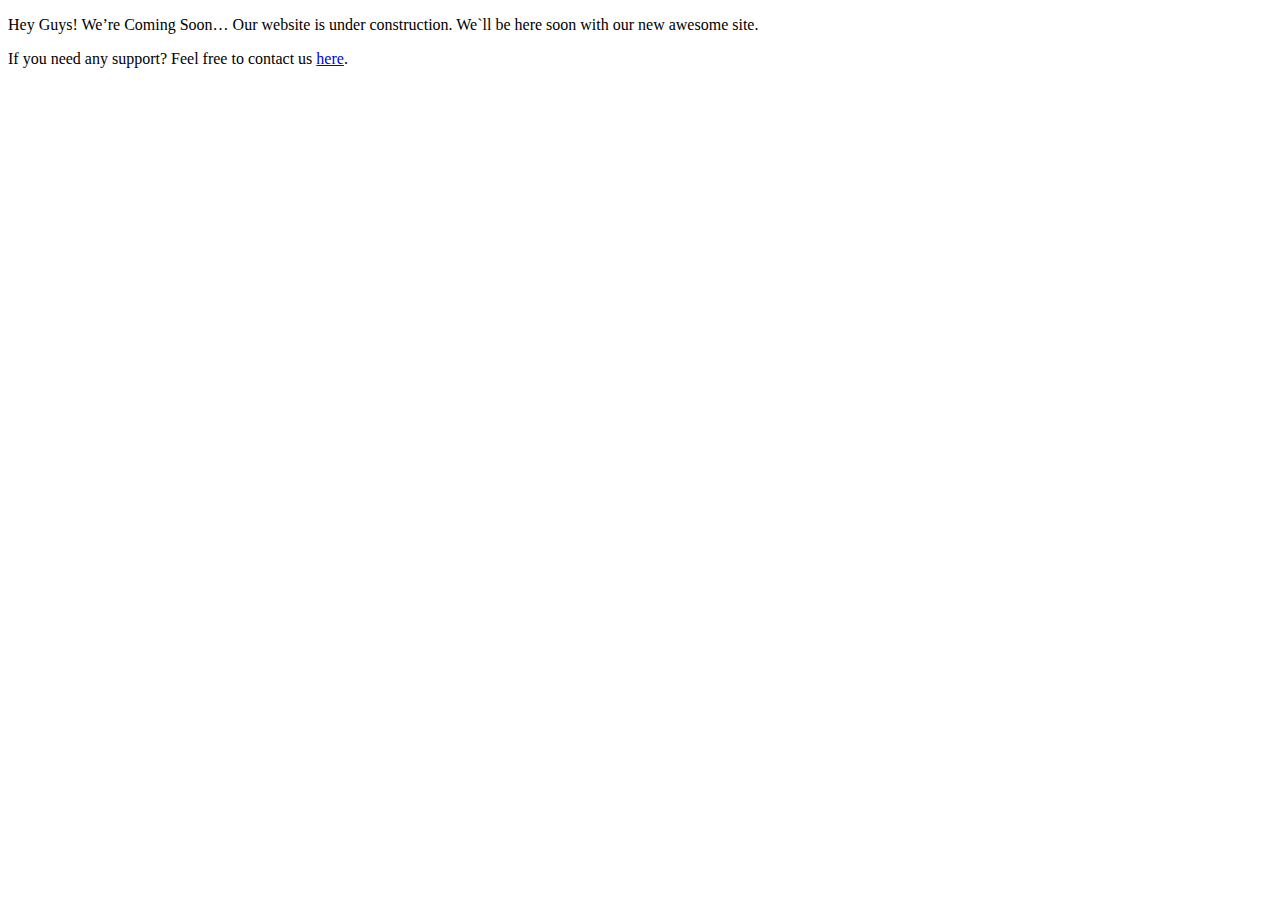
<file: raistheme.com/html/edustdy/edustdy/assets/images/shape/shape-12.html>
<!DOCTYPE html>
<html lang="en-US">
<head>
	<meta charset="UTF-8">
		<script>(function(html){html.className = html.className.replace(/\bno-js\b/,'js')})(document.documentElement);</script>
<title>Coming soon&#8230; &#8211; RaisTheme</title>
<link rel='dns-prefetch' href='//fonts.googleapis.com' />
<link rel='dns-prefetch' href='//s.w.org' />
<link href='//fonts.gstatic.com' crossorigin rel='preconnect' />
<link rel="alternate" type="application/rss+xml" title="RaisTheme &raquo; Feed" href="https://raistheme.com/feed/" />
<link rel="alternate" type="application/rss+xml" title="RaisTheme &raquo; Comments Feed" href="https://raistheme.com/comments/feed/" />
		<script type="text/javascript">
			window._wpemojiSettings = {"baseUrl":"https:\/\/s.w.org\/images\/core\/emoji\/12.0.0-1\/72x72\/","ext":".png","svgUrl":"https:\/\/s.w.org\/images\/core\/emoji\/12.0.0-1\/svg\/","svgExt":".svg","source":{"concatemoji":"https:\/\/raistheme.com\/wp-includes\/js\/wp-emoji-release.min.js?ver=5.3.2"}};
			!function(e,a,t){var r,n,o,i,p=a.createElement("canvas"),s=p.getContext&&p.getContext("2d");function c(e,t){var a=String.fromCharCode;s.clearRect(0,0,p.width,p.height),s.fillText(a.apply(this,e),0,0);var r=p.toDataURL();return s.clearRect(0,0,p.width,p.height),s.fillText(a.apply(this,t),0,0),r===p.toDataURL()}function l(e){if(!s||!s.fillText)return!1;switch(s.textBaseline="top",s.font="600 32px Arial",e){case"flag":return!c([127987,65039,8205,9895,65039],[127987,65039,8203,9895,65039])&&(!c([55356,56826,55356,56819],[55356,56826,8203,55356,56819])&&!c([55356,57332,56128,56423,56128,56418,56128,56421,56128,56430,56128,56423,56128,56447],[55356,57332,8203,56128,56423,8203,56128,56418,8203,56128,56421,8203,56128,56430,8203,56128,56423,8203,56128,56447]));case"emoji":return!c([55357,56424,55356,57342,8205,55358,56605,8205,55357,56424,55356,57340],[55357,56424,55356,57342,8203,55358,56605,8203,55357,56424,55356,57340])}return!1}function d(e){var t=a.createElement("script");t.src=e,t.defer=t.type="text/javascript",a.getElementsByTagName("head")[0].appendChild(t)}for(i=Array("flag","emoji"),t.supports={everything:!0,everythingExceptFlag:!0},o=0;o<i.length;o++)t.supports[i[o]]=l(i[o]),t.supports.everything=t.supports.everything&&t.supports[i[o]],"flag"!==i[o]&&(t.supports.everythingExceptFlag=t.supports.everythingExceptFlag&&t.supports[i[o]]);t.supports.everythingExceptFlag=t.supports.everythingExceptFlag&&!t.supports.flag,t.DOMReady=!1,t.readyCallback=function(){t.DOMReady=!0},t.supports.everything||(n=function(){t.readyCallback()},a.addEventListener?(a.addEventListener("DOMContentLoaded",n,!1),e.addEventListener("load",n,!1)):(e.attachEvent("onload",n),a.attachEvent("onreadystatechange",function(){"complete"===a.readyState&&t.readyCallback()})),(r=t.source||{}).concatemoji?d(r.concatemoji):r.wpemoji&&r.twemoji&&(d(r.twemoji),d(r.wpemoji)))}(window,document,window._wpemojiSettings);
		</script>
		<style type="text/css">
img.wp-smiley,
img.emoji {
	display: inline !important;
	border: none !important;
	box-shadow: none !important;
	height: 1em !important;
	width: 1em !important;
	margin: 0 .07em !important;
	vertical-align: -0.1em !important;
	background: none !important;
	padding: 0 !important;
}
</style>
	<link rel='stylesheet' id='wp-block-library-css'  href='https://raistheme.com/wp-includes/css/dist/block-library/style.min.css?ver=5.3.2' type='text/css' media='all' />
<link rel='stylesheet' id='wp-block-library-theme-css'  href='https://raistheme.com/wp-includes/css/dist/block-library/theme.min.css?ver=5.3.2' type='text/css' media='all' />
<link rel='stylesheet' id='email-subscribers-css'  href='https://raistheme.com/wp-content/plugins/email-subscribers/lite/public/css/email-subscribers-public.css' type='text/css' media='all' />
<link rel='stylesheet' id='raistheme-widgets-css'  href='https://raistheme.com/wp-content/plugins/raistheme-core/assets/css/raistheme-widgets.css?ver=343406061775' type='text/css' media='all' />
<link rel='stylesheet' id='raistheme-fonts-css'  href='//fonts.googleapis.com/css?family=Lora%3A400%2C400i%2C700%26display%3Dswap%7CHeebo%3A400%2C500%2C700%26display%3Dswap&#038;subset=latin%2Clatin-ext' type='text/css' media='all' />
<link rel='stylesheet' id='raistheme-style-css'  href='https://raistheme.com/wp-content/themes/raistheme/style.css?ver=5.3.2' type='text/css' media='all' />
<link rel='stylesheet' id='raistheme-block-style-css'  href='https://raistheme.com/wp-content/themes/raistheme/assets/css/blocks.css?ver=1.0.3' type='text/css' media='all' />
<link rel='stylesheet' id='bootstrap-css'  href='https://raistheme.com/wp-content/plugins/raistheme-core/assets/css/bootstrap.min.css?ver=1.0.3' type='text/css' media='all' />
<link rel='stylesheet' id='fontawesome-css'  href='https://raistheme.com/wp-content/plugins/raistheme-core/assets/css/font-awesome.css?ver=1.0.3' type='text/css' media='all' />
<link rel='stylesheet' id='raistheme-flaticon-css'  href='https://raistheme.com/wp-content/themes/raistheme/assets/fonts/flaticon.css?ver=5.3.2' type='text/css' media='all' />
<link rel='stylesheet' id='animate-style-css'  href='https://raistheme.com/wp-content/themes/raistheme/assets/css/animate.css?ver=5.3.2' type='text/css' media='all' />
<link rel='stylesheet' id='edd-style-css'  href='https://raistheme.com/wp-content/themes/raistheme/assets/css/edd.css?ver=1.0.3' type='text/css' media='all' />
<link rel='stylesheet' id='raistheme-theme-css'  href='https://raistheme.com/wp-content/themes/raistheme/assets/css/style.css?ver=1.0.3' type='text/css' media='all' />
<link rel='stylesheet' id='raistheme-source-sans-css'  href='//fonts.googleapis.com/css?family=Montserrat%3A300%2C400%2C500%2C600%2C700&#038;ver=5.3.2' type='text/css' media='all' />
<link rel='stylesheet' id='raistheme-source-body-css'  href='//fonts.googleapis.com/css?family=Roboto%3A300%2C400%2C700&#038;ver=5.3.2' type='text/css' media='all' />
<link rel='stylesheet' id='raistheme-source-menu-css'  href='//fonts.googleapis.com/css?family=Roboto%3A300%2C400%2C700&#038;ver=5.3.2' type='text/css' media='all' />
<script type='text/javascript' src='https://raistheme.com/wp-includes/js/jquery/jquery.js?ver=1.12.4-wp'></script>
<script type='text/javascript'>
/* <![CDATA[ */
var es_data = {"messages":{"es_empty_email_notice":"Please enter email address","es_rate_limit_notice":"You need to wait for sometime before subscribing again","es_single_optin_success_message":"Successfully Subscribed.","es_email_exists_notice":"Email Address already exists!","es_unexpected_error_notice":"Oops.. Unexpected error occurred.","es_invalid_email_notice":"Invalid email address","es_try_later_notice":"Please try after some time"},"es_ajax_url":"https:\/\/raistheme.com\/wp-admin\/admin-ajax.php"};
/* ]]> */
</script>
<script type='text/javascript' src='https://raistheme.com/wp-content/plugins/email-subscribers/lite/public/js/email-subscribers-public.js'></script>
<link rel='https://api.w.org/' href='https://raistheme.com/wp-json/' />
<link rel="EditURI" type="application/rsd+xml" title="RSD" href="https://raistheme.com/xmlrpc.php?rsd" />
<link rel="wlwmanifest" type="application/wlwmanifest+xml" href="https://raistheme.com/wp-includes/wlwmanifest.xml" /> 
<link rel='prev' title='Coming soon&#8230;..' href='https://raistheme.com/?elementor_library=coming-soon' />
<meta name="generator" content="WordPress 5.3.2" />
<link rel="canonical" href="https://raistheme.com/?elementor_library=coming-soon-2" />
<link rel='shortlink' href='https://raistheme.com/?p=987' />
<link rel="alternate" type="application/json+oembed" href="https://raistheme.com/wp-json/oembed/1.0/embed?url=https%3A%2F%2Fraistheme.com%2F%3Felementor_library%3Dcoming-soon-2" />
<link rel="alternate" type="text/xml+oembed" href="https://raistheme.com/wp-json/oembed/1.0/embed?url=https%3A%2F%2Fraistheme.com%2F%3Felementor_library%3Dcoming-soon-2&#038;format=xml" />
<meta name="generator" content="Easy Digital Downloads v2.9.19" />
                            <style type="text/css">
                    /*Logo*/
                    body.home.title-tagline-hidden.has-header-image .custom-logo-link img, 
                    body.home.title-tagline-hidden.has-header-video .custom-logo-link img, 
                    .header-wrapper .header-menu .site-branding img,
                     .site-branding img.custom-logo {
                        max-width: 180px;
                    }
                </style>
                        
            
        		<style>#wp-admin-bar-elementor-maintenance-on > a { background-color: #dc3232; }
			#wp-admin-bar-elementor-maintenance-on > .ab-item:before { content: "\f160"; top: 2px; }</style>
		      <link rel="icon" href="https://raistheme.com/wp-content/uploads/2019/11/cropped-raistheme-logo.png" sizes="32x32" />
<link rel="icon" href="https://raistheme.com/wp-content/uploads/2019/11/cropped-raistheme-logo.png" sizes="192x192" />
<link rel="apple-touch-icon-precomposed" href="https://raistheme.com/wp-content/uploads/2019/11/cropped-raistheme-logo.png" />
<meta name="msapplication-TileImage" content="https://raistheme.com/wp-content/uploads/2019/11/cropped-raistheme-logo.png" />
	<meta name="viewport" content="width=device-width, initial-scale=1.0, viewport-fit=cover" /></head>
<body data-rsssl=1 class="elementor_library-template elementor_library-template-elementor_canvas single single-elementor_library postid-987 wp-embed-responsive has-header-image has-sidebar colors-light elementor-default elementor-template-canvas elementor-page elementor-page-987 elementor-maintenance-mode">
			<div data-elementor-type="page" data-elementor-id="987" class="elementor elementor-987" data-elementor-settings="[]">
			<div class="elementor-inner">
				<div class="elementor-section-wrap">
							<section class="elementor-element elementor-element-7261ef10 elementor-section-boxed elementor-section-height-default elementor-section-height-default elementor-section elementor-top-section" data-id="7261ef10" data-element_type="section" data-settings="{&quot;background_background&quot;:&quot;classic&quot;}">
						<div class="elementor-container elementor-column-gap-default">
				<div class="elementor-row">
				<div class="elementor-element elementor-element-68f12e6d elementor-column elementor-col-100 elementor-top-column" data-id="68f12e6d" data-element_type="column">
			<div class="elementor-column-wrap  elementor-element-populated">
					<div class="elementor-widget-wrap">
				<div class="elementor-element elementor-element-17651c91 elementor-widget elementor-widget-text-editor" data-id="17651c91" data-element_type="widget" data-widget_type="text-editor.default">
				<div class="elementor-widget-container">
					<div class="elementor-text-editor elementor-clearfix"><p>Hey Guys! We’re Coming Soon… Our website is under construction. We`ll be here soon with our new awesome site.</p><p>If you need any support? Feel free to contact us <a href="https://raistheme.com/support">here</a>.</p></div>
				</div>
				</div>
						</div>
			</div>
		</div>
						</div>
			</div>
		</section>
						</div>
			</div>
		</div>
		<link rel='stylesheet' id='elementor-frontend-css'  href='https://raistheme.com/wp-content/plugins/elementor/assets/css/frontend.min.css?ver=2.9.2' type='text/css' media='all' />
<link rel='stylesheet' id='elementor-post-987-css'  href='https://raistheme.com/wp-content/uploads/elementor/css/post-987.css?ver=1585203886' type='text/css' media='all' />
<link rel='stylesheet' id='elementor-icons-css'  href='https://raistheme.com/wp-content/plugins/elementor/assets/lib/eicons/css/elementor-icons.min.css?ver=5.6.2' type='text/css' media='all' />
<link rel='stylesheet' id='elementor-animations-css'  href='https://raistheme.com/wp-content/plugins/elementor/assets/lib/animations/animations.min.css?ver=2.9.2' type='text/css' media='all' />
<link rel='stylesheet' id='font-awesome-css'  href='https://raistheme.com/wp-content/plugins/elementor/assets/lib/font-awesome/css/font-awesome.min.css?ver=4.7.0' type='text/css' media='all' />
<link rel='stylesheet' id='slick-css'  href='https://raistheme.com/wp-content/plugins/raistheme-core/assets/css/slick.min.css?ver=1.0.3' type='text/css' media='all' />
<link rel='stylesheet' id='elementor-global-css'  href='https://raistheme.com/wp-content/uploads/elementor/css/global.css?ver=1582246251' type='text/css' media='all' />
<link rel='stylesheet' id='google-fonts-1-css'  href='https://fonts.googleapis.com/css?family=Roboto%3A100%2C100italic%2C200%2C200italic%2C300%2C300italic%2C400%2C400italic%2C500%2C500italic%2C600%2C600italic%2C700%2C700italic%2C800%2C800italic%2C900%2C900italic%7CRoboto+Slab%3A100%2C100italic%2C200%2C200italic%2C300%2C300italic%2C400%2C400italic%2C500%2C500italic%2C600%2C600italic%2C700%2C700italic%2C800%2C800italic%2C900%2C900italic&#038;ver=5.3.2' type='text/css' media='all' />
<script type='text/javascript'>
/* <![CDATA[ */
var edd_scripts = {"ajaxurl":"https:\/\/raistheme.com\/wp-admin\/admin-ajax.php","position_in_cart":"","has_purchase_links":"","already_in_cart_message":"You have already added this item to your cart","empty_cart_message":"Your cart is empty","loading":"Loading","select_option":"Please select an option","is_checkout":"0","default_gateway":"","redirect_to_checkout":"0","checkout_page":"https:\/\/raistheme.com\/checkout\/","permalinks":"1","quantities_enabled":"","taxes_enabled":"0"};
/* ]]> */
</script>
<script type='text/javascript' src='https://raistheme.com/wp-content/plugins/easy-digital-downloads/assets/js/edd-ajax.min.js?ver=2.9.19'></script>
<script type='text/javascript'>
/* <![CDATA[ */
var raisthemeScreenReaderText = {"quote":"<svg class=\"icon icon-quote-right\" aria-hidden=\"true\" role=\"img\"> <use href=\"#icon-quote-right\" xlink:href=\"#icon-quote-right\"><\/use> <\/svg>"};
/* ]]> */
</script>
<script type='text/javascript' src='https://raistheme.com/wp-content/themes/raistheme/assets/js/skip-link-focus-fix.js?ver=1.0.3'></script>
<script type='text/javascript' src='https://raistheme.com/wp-content/themes/raistheme/assets/js/global.js?ver=1.0.3'></script>
<script type='text/javascript' src='https://raistheme.com/wp-content/themes/raistheme/assets/js/jquery.scrollTo.js?ver=2.1.2'></script>
<script type='text/javascript' src='https://raistheme.com/wp-content/themes/raistheme/assets/js/jquery.countdown.min.js?ver=2.2.0'></script>
<script type='text/javascript' src='https://raistheme.com/wp-content/plugins/raistheme-core/assets/js/bootstrap.min.js?ver=1.0.3'></script>
<script type='text/javascript' src='https://raistheme.com/wp-content/themes/raistheme/assets/js/raistheme-theme.js?ver=1.0.3'></script>
<script type='text/javascript' src='https://raistheme.com/wp-includes/js/wp-embed.min.js?ver=5.3.2'></script>
<script type='text/javascript' src='https://raistheme.com/wp-content/plugins/elementor/assets/js/frontend-modules.min.js?ver=2.9.2'></script>
<script type='text/javascript' src='https://raistheme.com/wp-includes/js/jquery/ui/position.min.js?ver=1.11.4'></script>
<script type='text/javascript' src='https://raistheme.com/wp-content/plugins/elementor/assets/lib/dialog/dialog.min.js?ver=4.7.6'></script>
<script type='text/javascript' src='https://raistheme.com/wp-content/plugins/elementor/assets/lib/waypoints/waypoints.min.js?ver=4.0.2'></script>
<script type='text/javascript' src='https://raistheme.com/wp-content/plugins/elementor/assets/lib/swiper/swiper.min.js?ver=5.3.0'></script>
<script type='text/javascript' src='https://raistheme.com/wp-content/plugins/elementor/assets/lib/share-link/share-link.min.js?ver=2.9.2'></script>
<script type='text/javascript'>
var elementorFrontendConfig = {"environmentMode":{"edit":false,"wpPreview":false},"i18n":{"shareOnFacebook":"Share on Facebook","shareOnTwitter":"Share on Twitter","pinIt":"Pin it","downloadImage":"Download image"},"is_rtl":false,"breakpoints":{"xs":0,"sm":480,"md":768,"lg":1025,"xl":1440,"xxl":1600},"version":"2.9.2","urls":{"assets":"https:\/\/raistheme.com\/wp-content\/plugins\/elementor\/assets\/"},"settings":{"page":[],"general":{"elementor_global_image_lightbox":"yes","elementor_lightbox_enable_counter":"yes","elementor_lightbox_enable_fullscreen":"yes","elementor_lightbox_enable_zoom":"yes","elementor_lightbox_enable_share":"yes","elementor_lightbox_title_src":"title","elementor_lightbox_description_src":"description"},"editorPreferences":[]},"post":{"id":987,"title":"Coming soon&#8230; &#8211; RaisTheme","excerpt":"","featuredImage":false}};
</script>
<script type='text/javascript' src='https://raistheme.com/wp-content/plugins/elementor/assets/js/frontend.min.js?ver=2.9.2'></script>
	</body>
</html>
</file>
<file: raistheme.com/html/edustdy/edustdy/assets/css/nice-select.css>
.nice-select {
  -webkit-tap-highlight-color: transparent;
  background-color: #fff;
  border-radius: 5px;
  border: solid 1px #e8e8e8;
  box-sizing: border-box;
  clear: both;
  cursor: pointer;
  display: block;
  float: left;
  font-family: inherit;
  font-size: 14px;
  font-weight: normal;
  height: 42px;
  line-height: 40px;
  outline: none;
  padding-left: 18px;
  padding-right: 30px;
  position: relative;
  text-align: left !important;
  -webkit-transition: all 0.2s ease-in-out;
  transition: all 0.2s ease-in-out;
  -webkit-user-select: none;
     -moz-user-select: none;
      -ms-user-select: none;
          user-select: none;
  white-space: nowrap;
  width: auto; }
  .nice-select:hover {
    border-color: #dbdbdb; }
  .nice-select:active, .nice-select.open, .nice-select:focus {
    border-color: #999; }
  .nice-select:after {
    border-bottom: 2px solid #999;
    border-right: 2px solid #999;
    content: '';
    display: block;
    height: 5px;
    margin-top: -4px;
    pointer-events: none;
    position: absolute;
    right: 12px;
    top: 50%;
    -webkit-transform-origin: 66% 66%;
        -ms-transform-origin: 66% 66%;
            transform-origin: 66% 66%;
    -webkit-transform: rotate(45deg);
        -ms-transform: rotate(45deg);
            transform: rotate(45deg);
    -webkit-transition: all 0.15s ease-in-out;
    transition: all 0.15s ease-in-out;
    width: 5px; }
  .nice-select.open:after {
    -webkit-transform: rotate(-135deg);
        -ms-transform: rotate(-135deg);
            transform: rotate(-135deg); }
  .nice-select.open .list {
    opacity: 1;
    pointer-events: auto;
    -webkit-transform: scale(1) translateY(0);
        -ms-transform: scale(1) translateY(0);
            transform: scale(1) translateY(0); }
  .nice-select.disabled {
    border-color: #ededed;
    color: #999;
    pointer-events: none; }
    .nice-select.disabled:after {
      border-color: #cccccc; }
  .nice-select.wide {
    width: 100%; }
    .nice-select.wide .list {
      left: 0 !important;
      right: 0 !important; }
  .nice-select.right {
    float: right; }
    .nice-select.right .list {
      left: auto;
      right: 0; }
  .nice-select.small {
    font-size: 12px;
    height: 36px;
    line-height: 34px; }
    .nice-select.small:after {
      height: 4px;
      width: 4px; }
    .nice-select.small .option {
      line-height: 34px;
      min-height: 34px; }
  .nice-select .list {
    background-color: #fff;
    border-radius: 5px;
    box-shadow: 0 0 0 1px rgba(68, 68, 68, 0.11);
    box-sizing: border-box;
    margin-top: 4px;
    opacity: 0;
    overflow: hidden;
    padding: 0;
    pointer-events: none;
    position: absolute;
    top: 100%;
    left: 0;
    -webkit-transform-origin: 50% 0;
        -ms-transform-origin: 50% 0;
            transform-origin: 50% 0;
    -webkit-transform: scale(0.75) translateY(-21px);
        -ms-transform: scale(0.75) translateY(-21px);
            transform: scale(0.75) translateY(-21px);
    -webkit-transition: all 0.2s cubic-bezier(0.5, 0, 0, 1.25), opacity 0.15s ease-out;
    transition: all 0.2s cubic-bezier(0.5, 0, 0, 1.25), opacity 0.15s ease-out;
    z-index: 9; }
    .nice-select .list:hover .option:not(:hover) {
      background-color: transparent !important; }
  .nice-select .option {
    cursor: pointer;
    font-weight: 400;
    line-height: 40px;
    list-style: none;
    min-height: 40px;
    outline: none;
    padding-left: 18px;
    padding-right: 29px;
    text-align: left;
    -webkit-transition: all 0.2s;
    transition: all 0.2s; }
    .nice-select .option:hover, .nice-select .option.focus, .nice-select .option.selected.focus {
      background-color: #f6f6f6; }
    .nice-select .option.selected {
      font-weight: bold; }
    .nice-select .option.disabled {
      background-color: transparent;
      color: #999;
      cursor: default; }

.no-csspointerevents .nice-select .list {
  display: none; }

.no-csspointerevents .nice-select.open .list {
  display: block; }
</file>
<file: raistheme.com/html/edustdy/edustdy/assets/css/default.css>
/* Deafult Margin & Padding */
/*-- Margin Top --*/
.mt-5 {
	margin-top: 5px;
}
.mt-10 {
	margin-top: 10px;
}
.mt-15 {
	margin-top: 15px;
}
.mt-20 {
	margin-top: 20px;
}
.mt-25 {
	margin-top: 25px;
}
.mt-30 {
	margin-top: 30px;
}
.mt-35 {
	margin-top: 35px;
}
.mt-40 {
	margin-top: 40px;
}
.mt-45 {
	margin-top: 45px;
}
.mt-50 {
	margin-top: 50px;
}
.mt-55 {
	margin-top: 55px;
}
.mt-60 {
	margin-top: 60px;
}
.mt-65 {
	margin-top: 65px;
}
.mt-70 {
	margin-top: 70px;
}
.mt-75 {
	margin-top: 75px;
}
.mt-80 {
	margin-top: 80px;
}
.mt-85 {
	margin-top: 85px;
}
.mt-90 {
	margin-top: 90px;
}
.mt-95 {
	margin-top: 95px;
}
.mt-100 {
	margin-top: 100px;
}
.mt-105 {
	margin-top: 105px;
}
.mt-110 {
	margin-top: 110px;
}
.mt-115 {
	margin-top: 115px;
}
.mt-120 {
	margin-top: 120px;
}
.mt-125 {
	margin-top: 125px;
}
.mt-130 {
	margin-top: 130px;
}
.mt-135 {
	margin-top: 135px;
}
.mt-140 {
	margin-top: 140px;
}
.mt-145 {
	margin-top: 145px;
}
.mt-150 {
	margin-top: 150px;
}
.mt-155 {
	margin-top: 155px;
}
.mt-160 {
	margin-top: 160px;
}
.mt-165 {
	margin-top: 165px;
}
.mt-170 {
	margin-top: 170px;
}
.mt-175 {
	margin-top: 175px;
}
.mt-180 {
	margin-top: 180px;
}
.mt-185 {
	margin-top: 185px;
}
.mt-190 {
	margin-top: 190px;
}
.mt-195 {
	margin-top: 195px;
}
.mt-200 {
	margin-top: 200px;
}
/*-- Margin Bottom --*/

.mb-5 {
	margin-bottom: 5px;
}
.mb-10 {
	margin-bottom: 10px;
}
.mb-15 {
	margin-bottom: 15px;
}
.mb-20 {
	margin-bottom: 20px;
}
.mb-25 {
	margin-bottom: 25px;
}
.mb-30 {
	margin-bottom: 30px;
}
.mb-35 {
	margin-bottom: 35px;
}
.mb-40 {
	margin-bottom: 40px;
}
.mb-45 {
	margin-bottom: 45px;
}
.mb-50 {
	margin-bottom: 50px;
}
.mb-55 {
	margin-bottom: 55px;
}
.mb-60 {
	margin-bottom: 60px;
}
.mb-65 {
	margin-bottom: 65px;
}
.mb-70 {
	margin-bottom: 70px;
}
.mb-75 {
	margin-bottom: 75px;
}
.mb-80 {
	margin-bottom: 80px;
}
.mb-85 {
	margin-bottom: 85px;
}
.mb-90 {
	margin-bottom: 90px;
}
.mb-95 {
	margin-bottom: 95px;
}
.mb-100 {
	margin-bottom: 100px;
}
.mb-105 {
	margin-bottom: 105px;
}
.mb-110 {
	margin-bottom: 110px;
}
.mb-115 {
	margin-bottom: 115px;
}
.mb-120 {
	margin-bottom: 120px;
}
.mb-125 {
	margin-bottom: 125px;
}
.mb-130 {
	margin-bottom: 130px;
}
.mb-135 {
	margin-bottom: 135px;
}
.mb-140 {
	margin-bottom: 140px;
}
.mb-145 {
	margin-bottom: 145px;
}
.mb-150 {
	margin-bottom: 150px;
}
.mb-155 {
	margin-bottom: 155px;
}
.mb-160 {
	margin-bottom: 160px;
}
.mb-165 {
	margin-bottom: 165px;
}
.mb-170 {
	margin-bottom: 170px;
}
.mb-175 {
	margin-bottom: 175px;
}
.mb-180 {
	margin-bottom: 180px;
}
.mb-185 {
	margin-bottom: 185px;
}
.mb-190 {
	margin-bottom: 190px;
}
.mb-195 {
	margin-bottom: 195px;
}
.mb-200 {
	margin-bottom: 200px;
}
/*-- margin left --*/
.ml-5 {
	margin-left: 5px;
}
.ml-10 {
	margin-left: 10px;
}
.ml-15 {
	margin-left: 15px;
}
.ml-20 {
	margin-left: 20px;
}
.ml-25 {
	margin-left: 25px;
}
.ml-30 {
	margin-left: 30px;
}
.ml-35 {
	margin-left: 35px;
}
.ml-40 {
	margin-left: 40px;
}
.ml-45 {
	margin-left: 45px;
}
.ml-50 {
	margin-left: 50px;
}
.ml-55 {
	margin-left: 55px;
}
.ml-60 {
	margin-left: 60px;
}
.ml-65 {
	margin-left: 65px;
}
.ml-70 {
	margin-left: 70px;
}
.ml-75 {
	margin-left: 75px;
}
.ml-80 {
	margin-left: 80px;
}
.ml-85 {
	margin-left: 85px;
}
.ml-90 {
	margin-left: 90px;
}
.ml-95 {
	margin-left: 95px;
}
.ml-100 {
	margin-left: 100px;
}
.ml-105 {
	margin-left: 105px;
}
.ml-110 {
	margin-left: 110px;
}
.ml-115 {
	margin-left: 115px;
}
.ml-120 {
	margin-left: 120px;
}
.ml-125 {
	margin-left: 125px;
}
.ml-130 {
	margin-left: 130px;
}
.ml-135 {
	margin-left: 135px;
}
.ml-140 {
	margin-left: 140px;
}
.ml-145 {
	margin-left: 145px;
}
.ml-150 {
	margin-left: 150px;
}
.ml-155 {
	margin-left: 155px;
}
.ml-160 {
	margin-left: 160px;
}
.ml-165 {
	margin-left: 165px;
}
.ml-170 {
	margin-left: 170px;
}
.ml-175 {
	margin-left: 175px;
}
.ml-180 {
	margin-left: 180px;
}
.ml-185 {
	margin-left: 185px;
}
.ml-190 {
	margin-left: 190px;
}
.ml-195 {
	margin-left: 195px;
}
.ml-200 {
	margin-left: 200px;
}
/*-- margin right --*/
.mr-5 {
	margin-right: 5px;
}
.mr-10 {
	margin-right: 10px;
}
.mr-15 {
	margin-right: 15px;
}
.mr-20 {
	margin-right: 20px;
}
.mr-25 {
	margin-right: 25px;
}
.mr-30 {
	margin-right: 30px;
}
.mr-35 {
	margin-right: 35px;
}
.mr-40 {
	margin-right: 40px;
}
.mr-45 {
	margin-right: 45px;
}
.mr-50 {
	margin-right: 50px;
}
.mr-55 {
	margin-right: 55px;
}
.mr-60 {
	margin-right: 60px;
}
.mr-65 {
	margin-right: 65px;
}
.mr-70 {
	margin-right: 70px;
}
.mr-75 {
	margin-right: 75px;
}
.mr-80 {
	margin-right: 80px;
}
.mr-85 {
	margin-right: 85px;
}
.mr-90 {
	margin-right: 90px;
}
.mr-95 {
	margin-right: 95px;
}
.mr-100 {
	margin-right: 100px;
}
.mr-105 {
	margin-right: 105px;
}
.mr-110 {
	margin-right: 110px;
}
.mr-115 {
	margin-right: 115px;
}
.mr-120 {
	margin-right: 120px;
}
.mr-125 {
	margin-right: 125px;
}
.mr-130 {
	margin-right: 130px;
}
.mr-135 {
	margin-right: 135px;
}
.mr-140 {
	margin-right: 140px;
}
.mr-145 {
	margin-right: 145px;
}
.mr-150 {
	margin-right: 150px;
}
.mr-155 {
	margin-right: 155px;
}
.mr-160 {
	margin-right: 160px;
}
.mr-165 {
	margin-right: 165px;
}
.mr-170 {
	margin-right: 170px;
}
.mr-175 {
	margin-right: 175px;
}
.mr-180 {
	margin-right: 180px;
}
.mr-185 {
	margin-right: 185px;
}
.mr-190 {
	margin-right: 190px;
}
.mr-195 {
	margin-right: 195px;
}
.mr-200 {
	margin-right: 200px;
}


/*-- Padding Top --*/

.pt-5 {
	padding-top: 5px;
}
.pt-10 {
	padding-top: 10px;
}
.pt-15 {
	padding-top: 15px;
}
.pt-20 {
	padding-top: 20px;
}
.pt-25 {
	padding-top: 25px;
}
.pt-30 {
	padding-top: 30px;
}
.pt-35 {
	padding-top: 35px;
}
.pt-40 {
	padding-top: 40px;
}
.pt-45 {
	padding-top: 45px;
}
.pt-50 {
	padding-top: 50px;
}
.pt-55 {
	padding-top: 55px;
}
.pt-60 {
	padding-top: 60px;
}
.pt-65 {
	padding-top: 65px;
}
.pt-70 {
	padding-top: 70px;
}
.pt-75 {
	padding-top: 75px;
}
.pt-80 {
	padding-top: 80px;
}
.pt-85 {
	padding-top: 85px;
}
.pt-90 {
	padding-top: 90px;
}
.pt-95 {
	padding-top: 95px;
}
.pt-100 {
	padding-top: 100px;
}
.pt-105 {
	padding-top: 105px;
}
.pt-110 {
	padding-top: 110px;
}
.pt-115 {
	padding-top: 115px;
}
.pt-120 {
	padding-top: 120px;
}
.pt-125 {
	padding-top: 125px;
}
.pt-130 {
	padding-top: 130px;
}
.pt-135 {
	padding-top: 135px;
}
.pt-140 {
	padding-top: 140px;
}
.pt-145 {
	padding-top: 145px;
}
.pt-150 {
	padding-top: 150px;
}
.pt-155 {
	padding-top: 155px;
}
.pt-160 {
	padding-top: 160px;
}
.pt-165 {
	padding-top: 165px;
}
.pt-170 {
	padding-top: 170px;
}
.pt-175 {
	padding-top: 175px;
}
.pt-180 {
	padding-top: 180px;
}
.pt-185 {
	padding-top: 185px;
}
.pt-190 {
	padding-top: 190px;
}
.pt-195 {
	padding-top: 195px;
}
.pt-200 {
	padding-top: 200px;
}
/*-- Padding Bottom --*/

.pb-5 {
	padding-bottom: 5px;
}
.pb-10 {
	padding-bottom: 10px;
}
.pb-15 {
	padding-bottom: 15px;
}
.pb-20 {
	padding-bottom: 20px;
}
.pb-25 {
	padding-bottom: 25px;
}
.pb-30 {
	padding-bottom: 30px;
}
.pb-35 {
	padding-bottom: 35px;
}
.pb-40 {
	padding-bottom: 40px;
}
.pb-45 {
	padding-bottom: 45px;
}
.pb-50 {
	padding-bottom: 50px;
}
.pb-55 {
	padding-bottom: 55px;
}
.pb-60 {
	padding-bottom: 60px;
}
.pb-65 {
	padding-bottom: 65px;
}
.pb-70 {
	padding-bottom: 70px;
}
.pb-75 {
	padding-bottom: 75px;
}
.pb-80 {
	padding-bottom: 80px;
}
.pb-85 {
	padding-bottom: 85px;
}
.pb-90 {
	padding-bottom: 90px;
}
.pb-95 {
	padding-bottom: 95px;
}
.pb-100 {
	padding-bottom: 100px;
}
.pb-105 {
	padding-bottom: 105px;
}
.pb-110 {
	padding-bottom: 110px;
}
.pb-115 {
	padding-bottom: 115px;
}
.pb-120 {
	padding-bottom: 120px;
}
.pb-125 {
	padding-bottom: 125px;
}
.pb-130 {
	padding-bottom: 130px;
}
.pb-135 {
	padding-bottom: 135px;
}
.pb-140 {
	padding-bottom: 140px;
}
.pb-145 {
	padding-bottom: 145px;
}
.pb-150 {
	padding-bottom: 150px;
}
.pb-155 {
	padding-bottom: 155px;
}
.pb-160 {
	padding-bottom: 160px;
}
.pb-165 {
	padding-bottom: 165px;
}
.pb-170 {
	padding-bottom: 170px;
}
.pb-175 {
	padding-bottom: 175px;
}
.pb-180 {
	padding-bottom: 180px;
}
.pb-185 {
	padding-bottom: 185px;
}
.pb-190 {
	padding-bottom: 190px;
}
.pb-195 {
	padding-bottom: 195px;
}
.pb-200 {
	padding-bottom: 200px;
}

/*-- Padding left --*/

.pl-0 {
	padding-left: 0px;
}
.pl-5 {
	padding-left: 5px;
}
.pl-10 {
	padding-left: 10px;
}
.pl-15 {
	padding-left: 15px;
}
.pl-20 {
	padding-left: 20px;
}
.pl-25 {
	padding-left: 25px;
}
.pl-30 {
	padding-left: 30px;
}
.pl-35 {
	padding-left: 35px;
}
.pl-40 {
	padding-left: 40px;
}
.pl-45 {
	padding-left: 45px;
}
.pl-50 {
	padding-left: 50px;
}
.pl-55 {
	padding-left: 55px;
}
.pl-60 {
	padding-left: 60px;
}
.pl-65 {
	padding-left: 65px;
}
.pl-70 {
	padding-left: 70px;
}
.pl-75 {
	padding-left: 75px;
}
.pl-80 {
	padding-left: 80px;
}
.pl-85 {
	padding-left: 85px;
}
.pl-90 {
	padding-left: 90px;
}
.pl-100 {
	padding-left: 100px;
}
.pl-105 {
	padding-left: 105px;
}
.pl-110 {
	padding-left: 110px;
}
.pl-115 {
	padding-left: 115px;
}
.pl-120 {
	padding-left: 120px;
}
.pl-125 {
	padding-left: 125px;
}
/*-- Padding right --*/

.pr-0 {
	padding-right: 0px;
}
.pr-5 {
	padding-right: 5px;
}
.pr-10 {
	padding-right: 10px;
}
.pr-15 {
	padding-right: 15px;
}
.pr-20 {
	padding-right: 20px;
}
.pr-25 {
	padding-right: 25px;
}
.pr-30 {
	padding-right: 30px;
}
.pr-35 {
	padding-right: 35px;
}
.pr-40 {
	padding-right: 40px;
}
.pr-45 {
	padding-right: 45px;
}
.pr-50 {
	padding-right: 50px;
}
.pr-55 {
	padding-right: 55px;
}
.pr-60 {
	padding-right: 60px;
}
.pr-65 {
	padding-right: 65px;
}
.pr-70 {
	padding-right: 70px;
}
.pr-75 {
	padding-right: 75px;
}
.pr-80 {
	padding-right: 80px;
}
.pr-85 {
	padding-right: 85px;
}
.pr-90 {
	padding-right: 90px;
}
.pr-95 {
	padding-right: 95px;
}
.pr-100 {
	padding-right: 100px;
}
.pr-105 {
	padding-right: 105px;
}
/* Background Color */

.gray-bg {
	background: #f6f6f6;
}
.white-bg {
	background: #fff;
}
.black-bg {
	background: #222;
}
/* Color */

.white {
	color: #fff;
}
.black {
	color: #222;
}
/* black overlay */

[data-overlay] {
	position: relative;
}
[data-overlay]::before {
	background: #000 none repeat scroll 0 0;
	content: "";
	height: 100%;
	left: 0;
	position: absolute;
	top: 0;
	width: 100%;
	z-index: 1;
}
[data-overlay="3"]::before {
	opacity: 0.3;
}
[data-overlay="4"]::before {
	opacity: 0.4;
}
[data-overlay="5"]::before {
	opacity: 0.5;
}
[data-overlay="6"]::before {
	opacity: 0.6;
}
[data-overlay="7"]::before {
	opacity: 0.7;
}
[data-overlay="8"]::before {
	opacity: 0.8;
}
[data-overlay="9"]::before {
	opacity: 0.9;
}
</file>
<file: raistheme.com/html/edustdy/edustdy/assets/css/style.css>
/*
    Template Name: Edustdy – Education Html Template
    Template URI: site.com
    Description: Edustdy – Education Html Template
    Author: raistheme
    Author URI: https://raistheme.com/
    Version: 1.0
*/

/* CSS Index 
-----------------------------------

    01.Theme default
    02.Header
    03.Slider
    04.Features
    05.About
    06.Counter
    07.About 2
    08.Program
    09.Why Choose Us
    10.Courses
    11.Testimonial
    12.Team
    13.Event
    14.Blog
    15.Footer
    16.Courses Form
    17.About 3
    18.Features
    19.Courses 2
    20.testimonial 2
    21.About 4
    22.EVENT 2
    23.Pricing
    24.Category
    25.Register
    26.Testimonial author
    27.EVENT 3
    28.About 4
    29.Skill
    30.Why Chooses
    31.Testimonial
    32.Countdown 2 
    33.Page Banner
    34.Blog List Page
    35.Sidebar
    36.Blog Details
    37.Courses Details Banner
    38.Courses Details
    39.Contact

*/


/*===========================
     01.Theme default css 
===========================*/


@import url('https://fonts.googleapis.com/css?family=Poppins:400,500,600,700,800');

body {
    font-family: 'Poppins', sans-serif;
    font-weight: normal;
    font-style: normal;
    overflow-X: hidden;
    -webkit-font-smoothing: antialiased;
    -moz-osx-font-smoothing: grayscale;
}

img {
    max-width: 100%;
}

a:focus,
input:focus,
textarea:focus,
button:focus {
    text-decoration: none;
    outline: none;
}

a:focus,
a:hover {
    text-decoration: none;
}

i,
span,
a {
    display: inline-block;
}

h1,
h2,
h3,
h4,
h5,
h6 {
    font-family: 'Poppins', sans-serif;
    font-weight: 700;
    color: #252628;
    margin: 0px;
}

h1 {
    font-size: 48px;
}

h2 {
    font-size: 36px;
}

h3 {
    font-size: 28px;
}

h4 {
    font-size: 22px;
}

h5 {
    font-size: 18px;
}

h6 {
    font-size: 16px;
}

ul,
ol {
    margin: 0px;
    padding: 0px;
    list-style-type: none;
}

p {
    font-size: 16px;
    font-weight: 400;
    line-height: 24px;
    color: #484848;
    margin: 0px;
}

.bg_cover {
    background-position: center center;
    background-size: cover;
    background-repeat: no-repeat;
    width: 100%;
    height: 100%;
}


/*===== All Button Style =====*/

.main-btn {
    display: inline-block;
    font-weight: 700;
    text-align: center;
    white-space: nowrap;
    vertical-align: middle;
    -webkit-user-select: none;
    -moz-user-select: none;
    -ms-user-select: none;
    user-select: none;
    border: 0;
    padding: 0 40px;
    font-size: 16px;
    height: 50px;
    line-height: 50px;
    border-radius: 50px;
    color: #252628;
    cursor: pointer;
    z-index: 5;
    -webkit-transition: all 0.3s linear;
    transition: all 0.3s linear;
    background-color: #fcc741;
}

.main-btn:hover {
    background-color: #fe4646;
    color: #fff;
}

.main-btn-2 {
    background-color: #fe4646;
    color: #fff;
}

.main-btn-2:hover {
    background-color: #fcc741;
    color: #252628;
}


/*===== All Section Title Style =====*/

.section_title {}

.section_title .main_title {
    font-size: 48px;
    color: #002639;
    font-weight: 600;
}

.section_title p {
    margin-top: 25px;
}

.section_title.section_title_2 .main_title,
.section_title.section_title_2 p {
    color: #fff;
}


/*===== All Slick Slide Outline Style =====*/

.slick-slide {
    outline: 0;
}


/*===== All Preloader Style =====*/
#preloader {
    position: fixed;
    top: 0;
    left: 0;
    right: 0;
    bottom: 0;
    background-color: #fff;
    z-index: 999999;
}

#preloader .preloader {
    width: 50px;
    height: 50px;
    display: inline-block;
    padding: 0px;
    text-align: left;
    box-sizing: border-box;
    position: absolute;
    top: 50%;
    left: 50%;
    margin-left: -25px;
    margin-top: -25px;
}

#preloader .preloader span {
    position: absolute;
    display: inline-block;
    width: 50px;
    height: 50px;
    border-radius: 100%;
    background-color: #fcc741;
    -webkit-animation: preloader 1.3s linear infinite;
    animation: preloader 1.3s linear infinite;
}

#preloader .preloader span:last-child {
    animation-delay: -0.8s;
    -webkit-animation-delay: -0.8s;
}

@keyframes preloader {
    0% {
        transform: scale(0, 0);
        opacity: 0.5;
    }

    100% {
        transform: scale(1, 1);
        opacity: 0;
    }
}

@-webkit-keyframes preloader {
    0% {
        -webkit-transform: scale(0, 0);
        opacity: 0.5;
    }

    100% {
        -webkit-transform: scale(1, 1);
        opacity: 0;
    }
}


/*===== All Form Style =====*/

.single_form {
    margin-top: 30px;
}


.single_form textarea,
.single_form input {
    width: 100%;
    height: 55px;
    padding: 0 25px;
    font-size: 16px;
    color: #2b2a35;
    border: 1px solid rgba(43, 42, 53, 0.3);
    border-radius: 5px;
    -webkit-transition: all 0.3s ease-out 0s;
    transition: all 0.3s ease-out 0s;
}

.single_form textarea {
    resize: none;
    padding-top: 15px;
    height: 120px;
}

.single_form textarea:focus,
.single_form input:focus {
    border-color: #fcc741;
}


/*===== All Pagination Style =====*/

.pagination {
    margin-top: 60px;
}

.pagination li {
    margin: 0 5px;
}

.pagination li a {
    width: 40px;
    height: 40px;
    line-height: 36px;
    text-align: center;
    border: 2px solid #dbdbdb;
    font-size: 18px;
    color: #333333;
    -webkit-transition: all 0.3s linear;
    transition: all 0.3s linear;
}

.pagination li a:hover,
.pagination li a.active {
    background-color: #f9c540;
    color: #fff;
    border-color: #f9c540;
}


/*===========================
     02.Header css 
===========================*/

.header_area {
    position: absolute;
    top: 0;
    left: 0;
    width: 100%;
    z-index: 999;
}

.header_top {
    background-color: #1b2945;
    padding-bottom: 15px;
}

.header_top_info {
    margin-top: 15px;
}

.header_top_info ul li {
    display: inline-block;
}

.header_top_info ul li + li {
    margin-left: 30px;
}

.header_top_info ul li a {
    color: #fff;
    font-size: 14px;
}

.header_top_info ul li img {
    width: 16px;
    margin-right: 8px;
}

.header_top_login {
    margin-top: 15px;
}

.header_top_login ul li {
    display: inline-block;
}

.header_top_login ul li + li {
    margin-left: 15px;
}

.header_top_login ul li a {
    font-size: 14px;
    color: #fff;
}


.header_top_login ul li a.main-btn {
    height: 30px;
    line-height: 30px;
    padding: 0 25px;
    background-color: #fcc741;
    -webkit-transition: all 0.3s linear;
    transition: all 0.3s linear;
    border: 0;
    color: #252628;
    font-weight: 600;
}

.header_top_login ul li a.main-btn i {
    margin-right: 5px;
}

.header_top_login ul li a.main-btn:hover {
    background-color: #de322e;
    color: #fff;
}



/*===== Headr Menu =====*/

.header_menu {
    border-bottom: 1px solid rgba(255, 255, 255, 0.10);
}

.navbar {
    padding: 0;
    position: relative;
}

.navbar-brand {}


.navbar-toggler {
    padding: 0;
}

.navbar-toggler .toggler-icon {
    width: 30px;
    height: 2px;
    background-color: #fff;
    margin: 5px 0;
    display: block;
    position: relative;
    -webkit-transition: all 0.3s linear;
    transition: all 0.3s linear;
}

.navbar-toggler.active .toggler-icon:nth-of-type(1) {
    -webkit-transform: rotate(45deg);
    transform: rotate(45deg);
    top: 7px;
}

.navbar-toggler.active .toggler-icon:nth-of-type(2) {
    opacity: 0;
}

.navbar-toggler.active .toggler-icon:nth-of-type(3) {
    -webkit-transform: rotate(135deg);
    transform: rotate(135deg);
    top: -7px;
}

.navbar-nav {}

.navbar-nav li {
    margin: 0 10px;
    position: relative;
}

.navbar-nav li a {
    padding: 30px 5px;
    font-size: 15px;
    color: #fff;
    font-weight: 600;
    position: relative;
    -webkit-transition: all 0.3s linear;
    transition: all 0.3s linear;
}

.navbar-nav li a::before {
    position: absolute;
    content: '';
    bottom: 0;
    left: 0;
    width: 0;
    height: 2px;
    background-color: #fcc741;
    -webkit-transition: all 0.3s linear;
    transition: all 0.3s linear;
}

.navbar-nav li a i {
    font-size: 12px;
    margin-left: 5px;
}

.navbar-nav li > a.active::before,
.navbar-nav li:hover > a::before {
    width: 100%;
}

.navbar-nav li .sub-menu {
    position: absolute;
    top: 110%;
    left: 0;
    width: 200px;
    background-color: #fff;
    opacity: 0;
    visibility: hidden;
    -webkit-transition: all 0.3s linear;
    transition: all 0.3s linear;
    z-index: 99;
    padding: 8px 0;
    box-shadow: 0px 0px 125px 0px rgba(0, 0, 0, 0.1);
}

.navbar-nav li .sub-menu li {
    margin: 0;
}

.navbar-nav li .sub-menu li a {
    display: block;
    padding: 8px 15px;
    color: #252628;
    -webkit-transition: all 0.3s linear;
    transition: all 0.3s linear;
    font-weight: 500;
    font-size: 14px;
}

.navbar-nav li .sub-menu li a i {
    float: right;
    line-height: 2;
}

.navbar-nav li .sub-menu li > a.active,
.navbar-nav li .sub-menu li:hover > a {
    color: #fcc741;
    padding-left: 20px;
}

.navbar-nav li .sub-menu li a::before {
    display: none;
}

.navbar-nav li:hover > .sub-menu {
    opacity: 1;
    top: 100%;
    visibility: visible;
}

.navbar-nav li .sub-menu li .sub-menu {
    top: 0;
    left: 100%;
}

.navbar-nav li .sub-menu li .sub-menu li {}

.navbar-nav li .sub-menu li .sub-menu li a {}

.navbar-nav li a .sub-nav-toggler span {
    width: 8px;
    height: 8px;
    border-left: 1px solid #222;
    border-bottom: 1px solid #222;
    -webkit-transform: rotate(-45deg);
    transform: rotate(-45deg);
    position: relative;
    top: -5px;
}

.sub-nav-toggler {
    display: none;
}

.navbar_meta {
    padding-right: 10px;
    padding-left: 20px;
}

.navbar_meta ul li .main-btn {
    height: 40px;
    line-height: 40px;
    padding: 0 15px;
    font-size: 14px;
    width: 130px;
}


.navbar_meta ul li {
    display: inline-block;
}

.navbar_meta ul li + li {
    margin-left: 15px;
}

.navbar_meta ul li a {
    width: 16px;
    position: relative;
}

.navbar_meta ul li a span {
    padding: 0px 5px;
    border-radius: 50%;
    font-size: 13px;
    color: #252628;
    background-color: #fcc741;
    position: absolute;
    top: -6px;
    right: -9px;
}

.search_bar {
    width: 300px;
    padding: 15px;
    position: absolute;
    top: 100%;
    right: 0;
    background-color: #fff;
    display: none;
}

.search_bar input {
    width: 100%;
    height: 50px;
    padding: 0 20px;
    border: 1px solid rgba(37, 38, 40, 0.25);
    color: #252628;
}

.search_bar button {
    background: none;
    padding: 0;
    position: absolute;
    top: 50%;
    right: 40px;
    border: 0;
    -webkit-transform: translateY(-50%);
    transform: translateY(-50%);
    font-size: 14px;
}

/*===== Headr Menu 2 =====*/

.header_menu_2 {
    border-bottom: 0;
}

.header_menu_2 .navbar-nav li a::before {
    display: none;
}

.header_menu_2 .navbar-nav li > a.active,
.header_menu_2 .navbar-nav li:hover > a{
    color: #fe4646;
}

.header_menu_2 .navbar-nav li .sub-menu li > a.active,
.header_menu_2 .navbar-nav li .sub-menu li:hover > a {
	color: #fe4646;
}


/*===== Headr Menu 3 =====*/

.header_area_2 {}

.header_area_2 .header_top {
    background-color: transparent;
}

.header_area_2::before {
    position: absolute;
    content: '';
    width: 100%;
    top: 0;
    left: 0;
    height: 118px;
    background-color: #1b2945;
    z-index: -1;
}

.header_area_2::after {
    position: absolute;
    content: '';
    width: 100%;
    top: 0;
    right: calc((100% - -390px) / 2);
    height: 118px;
    background-color: #fcc741;
    z-index: -1;
    -webkit-transform: skewX(-45deg);
    transform: skewX(-45deg);
}


.header_top_wrapper_2 {
    padding-top: 10px;
    padding-bottom: 10px;
}

.main_menu {}

.main_menu li {
    margin-left: 30px;
    position: relative;
    display: inline-block;
}

.main_menu li:first-child {
    margin-left: 0;
}

.main_menu li a {
    padding: 15px 0;
    font-size: 15px;
    color: #fff;
    font-weight: 600;
    position: relative;
    -webkit-transition: all 0.3s linear;
    transition: all 0.3s linear;
}


.main_menu li a i {
    font-size: 12px;
    margin-left: 5px;
}

.main_menu li > a.active,
.main_menu li:hover > a {
    color: #fcc741;
}

.main_menu li .sub-menu {
    position: absolute;
    top: 110%;
    left: 0;
    width: 200px;
    background-color: #fff;
    opacity: 0;
    visibility: hidden;
    -webkit-transition: all 0.3s linear;
    transition: all 0.3s linear;
    z-index: 99;
    padding: 8px 0;
    box-shadow: 0px 0px 125px 0px rgba(0, 0, 0, 0.1);
}

.main_menu li .sub-menu li {
    margin: 0;
    display: block;
}

.main_menu li .sub-menu li a {
	display: block;
	padding: 8px 15px;
	color: #252628;
	-webkit-transition: all 0.3s linear;
	transition: all 0.3s linear;
	font-size: 14px;
	font-weight: 500;
}

.main_menu li .sub-menu li a i {
    float: right;
    line-height: 2;
}

.main_menu li .sub-menu li > a.active,
.main_menu li .sub-menu li:hover > a {
    color: #fcc741;
    padding-left: 20px;
}

.main_menu li .sub-menu li a::before {
    display: none;
}

.main_menu li:hover > .sub-menu {
    opacity: 1;
    top: 100%;
    visibility: visible;
}

.main_menu li .sub-menu li .sub-menu {
    top: 0;
    left: 100%;
}

.header_bottom_wrapper {
    background-color: #fff;
    padding: 20px;
}

.header_search {}

.header_search input {
    width: 100%;
    height: 45px;
    padding: 0 20px;
    border-radius: 5px;
    background-color: #f0f0f0;
    color: #252628;
    border: 0;
}

.header_search button {
    padding: 0;
    width: 45px;
    height: 45px;
    background-color: #fcc741;
    border-top-right-radius: 5px;
    border-bottom-right-radius: 5px;
    border: 0;
    position: absolute;
    top: 0;
    right: 0;
    color: #252628;
    font-size: 16px;
}


.header_bottom_login ul li {
    display: inline-block;
}

.header_bottom_login ul li + li {
    margin-left: 15px;
}

.header_bottom_login ul li a {
    font-size: 14px;
    color: rgba(0, 38, 57, 0.7);
}

.header_bottom_login ul li a.main-btn {
    height: 30px;
    line-height: 30px;
    padding: 0 25px;
    background-color: #fcc741;
    -webkit-transition: all 0.3s linear;
    transition: all 0.3s linear;
    border: 0;
    color: #252628;
    font-weight: 600;
}

.header_bottom_login ul li a.main-btn i {
    margin-right: 5px;
}

.header_bottom_login ul li a.main-btn:hover {
    background-color: #de322e;
    color: #fff;
}

.header_bottom_login ul li .cart {
    width: 16px;
    position: relative;
}

.header_bottom_login ul li .cart span {
    padding: 0px 5px;
    border-radius: 50%;
    font-size: 13px;
    color: #252628;
    background-color: #fcc741;
    position: absolute;
    top: -6px;
    right: -9px;
}

.header_mobile {
    border-bottom: 0;
}

.header_mobile_bg {
    background-color: #fff;
    padding: 15px 20px !important;
}

.header_mobile .navbar-toggler .toggler-icon {
    background-color: #002639;
}


/*===== Headr Menu 4 =====*/

.header_menu_3 {
    border-bottom: 0;
}

.header_menu_3 .navbar-nav li a::before {
    display: none;
}

.header_menu_3 .navbar-nav li > a.active,
.header_menu_3 .navbar-nav li:hover > a{
    color: #fcc741;
}

.header_menu_3 .navbar-nav li .sub-menu li > a.active,
.header_menu_3 .navbar-nav li .sub-menu li:hover > a {
	color: #fcc741;
}


/*===========================
    03.Slider css 
===========================*/


.slider_area {}

.single_slider {
    height: 800px;
    position: relative;
    z-index: 5;
}

.single_slider::before {
    position: absolute;
    content: '';
    top: 0;
    left: 0;
    width: 100%;
    height: 100%;
    background-color: rgba(27, 41, 69, 0.75);
    z-index: -1;
}

.slider_content {}

.slider_content .sub_title {
    font-size: 30px;
    font-weight: 600;
    color: #fff;
}

.slider_content .main_title {
    font-size: 72px;
    font-weight: 600;
    color: #fff;
}

.slider_content .main_title span {
    color: #fcc741;
}

.slider_content p {
    color: #fff;
    margin-top: 25px;
}

.slider_content .main-btn {
    margin-top: 45px;
}

.slider-active {}

.slider-active .slick-arrow {
    position: absolute;
    top: 50%;
    left: 0;
    -webkit-transform: translateY(-50%);
    transform: translateY(-50%);
    z-index: 9;
    cursor: pointer;
    -webkit-transition: all 0.3s linear;
    transition: all 0.3s linear;
    opacity: 0;
    visibility: hidden;
}

.slider-active .slick-arrow i {
    width: 45px;
    height: 45px;
    line-height: 43px;
    text-align: center;
    border: 1px solid #fff;
    color: #fff;
    z-index: 9;
    font-size: 28px;
    border-radius: 50%;
    -webkit-transition: all 0.3s linear;
    transition: all 0.3s linear;
}

.slider-active .slick-arrow i:hover {
    background-color: #fff;
    color: #fcc741;
}

.slider-active .slick-arrow.next {
    left: auto;
    right: 0;
}

.slider-active:hover .slick-arrow {
    left: 3%;
    opacity: 1;
    visibility: visible;
}

.slider-active:hover .slick-arrow.next {
    left: auto;
    right: 3%;
}



/*===== Slider 2 =====*/

.slider_area_2 {
    height: 900px;
}

.slider_area_2::before {
    display: none;
}

.slider_content_2 {}

.slider_content_2 .main_title {
    font-size: 60px;
    font-weight: 600;
    color: #fff;
}

.slider_content_2 .main-btn {
    margin-top: 45px;
}

.slider_content_2 .main-btn img {
    width: 18px;
    margin-right: 5px;
}


/*===== Slider 3 =====*/

.slider_area_3 {
    position: relative;
    padding-top: 160px;
    padding-bottom: 250px;
}

.slider_area_3::before {
    position: absolute;
    content: '';
    top: 0;
    left: 0;
    width: 100%;
    height: 100%;
    background-color: rgba(33, 31, 74, 0.5);
}

.slider_content_3 {
    padding-top: 240px;
}

.slider_content_3 .main_title {
    font-size: 60px;
    color: #fff;
    font-weight: 600;
}

.slider_content_3 .main_title span {
    color: #fcc741;
}

.slider_box_wrapper {
    padding-top: 30px;
}

.slider_box_wrapper .single_column {}

.slider_box_wrapper .single_box {
    position: relative;
    max-width: 165px;
    height: 165px;
    border-radius: 5px;
    padding: 15px 20px;
    margin-top: 30px;
    transition: all 0.3s linear;
}

.slider_box_wrapper .single_box:hover {
    margin-top: 20px;
}

.slider_box_wrapper .single_box img {}

.slider_box_wrapper .single_box p {
    font-size: 18px;
    color: #fff;
    font-weight: 600;
    margin-top: 10px;
}

.slider_box_wrapper .single_box a {
    position: absolute;
    top: 0;
    left: 0;
    width: 100%;
    height: 100%;
}

.slider_box_wrapper .single_column:nth-child(6n+1) .single_box {
    background-color: #48cfaf;
}

.slider_box_wrapper .single_column:nth-child(6n+2)  .single_box {
    background-color: #fcc741;
}

.slider_box_wrapper .single_column:nth-child(6n+3) .single_box {
    background-color: #de322e;
}

.slider_box_wrapper .single_column:nth-child(6n+4)  .single_box {
    background-color: #3d84c8;
}

.slider_box_wrapper .single_column:nth-child(6n+5)  .single_box {
    background-color: #be20c5;
}

.slider_box_wrapper .single_column:nth-child(6n+6)  .single_box {
    background-color: #01c15b;
}


/*===== Slider 4 =====*/

.slider_area_4 {
    padding-top: 190px;
    position: relative;
    z-index: 5;
}

.slider_shape {
    position: absolute;
}

.slider_shape.shape_1 {
    width: 75px;
    height: 75px;
    border-radius: 50%;
    background-color: #be20c5;
    top: 27%;
    left: 80px;
    animation: scale-up 3s infinite;
}

.slider_shape.shape_2 {
    right: 165px;
    bottom: 122px;
    animation: rotate 5s infinite;
}

@keyframes scale-up {
    0% {
        transform: scale(1);
    }

    50% {
        transform: scale(1.3);
    }

    100% {
        transform: scale(1);
    }
}

@keyframes rotate {
    0% {
        transform: rotate(0deg);
    }

    50% {
        transform: rotate(180deg);
    }

    100% {
        transform: rotate(0deg);
    }
}


.header_shape_4 {
    position: absolute;
    top: 0;
    right: 0;
    width: 50%;
    height: 100%;
    z-index: -1;
    display: -webkit-flex;
    display: -moz-flex;
    display: -ms-flex;
    display: -o-flex;
    display: flex;
    align-items: center;
}

.header_shape_4 .round_shape {
    max-width: 555px;
    width: 100%;
    height: 555px;
    background-color: #fcc741;
    animation: sliderShape 5s linear infinite;
}

@keyframes sliderShape {

    0%,
    100% {
        border-radius: 50% 50% 50% 50% / 50% 35% 65% 50%;
    }

    34% {
        border-radius: 50% 50% 35% 65% / 50% 50% 50% 50%;
    }

    50% {
        border-radius: 50% 50% 50% 50% / 65% 50% 50% 35%;
    }

    67% {
        border-radius: 35% 65% 50% 50% / 50% 50% 50% 50%;
    }
}


.slider_content_4 {
    padding-top: 120px;
}

.slider_content_4 .sub_title {
    width: 85px;
    height: 60px;
    line-height: 60px;
    text-align: center;
    background-color: #48cfaf;
    border-radius: 5px;
    font-size: 30px;
    font-weight: 600;
    color: #fff;
    position: relative;
}

.slider_content_4 .sub_title::before {
    position: absolute;
    content: '';
    bottom: -25px;
    left: 60%;
    -webkit-transform: translateX(-50%);
    transform: translateX(-50%);
    width: 0;
    height: 0;
    border-top: 25px solid #48cfaf;
    border-right: 30px solid transparent;
    border-bottom-left-radius: 5px;
}

.slider_content_4 .main_title {
    font-size: 56px;
    font-weight: 600;
    color: #fff;
    text-transform: uppercase;
    margin-top: 45px;
}

.slider_content_4 p {
    margin-top: 15px;
    color: #fff;
}

.slider_content_4 .main-btn {
    margin-top: 35px;
}




/*===========================
     04.Features css 
===========================*/


.features_area {}

.features_wrapper {
    position: relative;
    z-index: 5;
    margin-top: -122px;
}

.single_features {
    padding: 40px 30px;
    z-index: 5;
    position: relative;
    overflow: hidden;
}

.single_features::before {
    position: absolute;
    content: '';
    top: 0;
    left: 0;
    width: 100%;
    height: 100%;
    z-index: -1;
    background-position: center center;
    background-size: cover;
    opacity: 0.1;
    -webkit-transition: all 0.3s linear;
    transition: all 0.3s linear;
}

.single_features:hover::before {
    -webkit-transform: scale(1.1);
    transform: scale(1.1);
}

.single_features .features_icon {}

.single_features .features_content {
    margin-top: 25px;
}

.single_features .features_content .features_title a {
    color: #fff;
    font-size: 20px;
    font-weight: 600;
}

.single_features .features_content p {
    margin-top: 15px;
    color: #fff;
}

.features_wrapper .row .features_col:nth-child(3n+1) .single_features {
    background-color: #da2d2b;
}

.features_wrapper .row .features_col:nth-child(3n+1) .single_features::before {
    background-image: url(../images/features-1.png);
}

.features_wrapper .row .features_col:nth-child(3n+2) .single_features {
    background-color: #fcc741;
}

.features_wrapper .row .features_col:nth-child(3n+2) .single_features::before {
    background-image: url(../images/features-2.png);
}

.features_wrapper .row .features_col:nth-child(3n+3) .single_features {
    background-color: #48cfaf;
}

.features_wrapper .row .features_col:nth-child(3n+3) .single_features::before {
    background-image: url(../images/features-3.png);
}




/*===========================
     05.About css 
===========================*/

.about_area {
    position: relative;
}

.about_area .shap_1 {
    position: absolute;
    top: 60px;
    left: 10%;
}

.about_area .shap_2 {
    position: absolute;
    bottom: 0;
    left: 5%;
}

.about_area .shap_3 {
    position: absolute;
    bottom: 0;
    left: 40%;
}

.about_area .shap_4 {
    position: absolute;
    top: 120px;
    right: 5%;
}

.about_content {
    padding-right: 95px;
}

.about_content .about_title {
    font-size: 48px;
    color: #002639;
    font-weight: 600;
}

.about_content .text {
    font-size: 18px;
    margin-top: 25px;
}

.about_content p {
    margin-top: 25px;
}

.about_content .main-btn {
    margin-top: 35px;
    border: 2px solid #fcc741;
    line-height: 46px;
    background-color: transparent;
}

.about_content .main-btn:hover {
    background-color: #fcc741;
    color: #252628;
}

.about_image {
    position: relative;
    padding: 0 95px;
}

.about_image img {
    border-radius: 5px;
}

.about_image .about_image-1 {
    width: 100%;
}

.about_image .about_image-2 {
    position: absolute;
    top: 60px;
    left: 0;
    max-width: 225px;
    -webkit-box-shadow: 0px 0px 120px 0px rgba(0, 0, 0, 0.2);
    box-shadow: 0px 0px 120px 0px rgba(0, 0, 0, 0.2);
}

.about_image .about_image-3 {
    max-width: 160px;
    position: absolute;
    bottom: 60px;
    right: 0;
    -webkit-box-shadow: 0px 0px 120px 0px rgba(0, 0, 0, 0.2);
    box-shadow: 0px 0px 120px 0px rgba(0, 0, 0, 0.2);
}



/*===========================
     06.Counter css 
===========================*/

.counter_area {}

.single_counter {
    position: relative;
}

.single_counter .counter_icon {
    width: 100px;
    height: 100px;
    display: table;
    border: 1px dashed;
    border-radius: 5px;
}

.single_counter .counter_icon .icon_wrapper {
    display: table-cell;
    vertical-align: middle;
}

.single_counter .counter_icon .icon_wrapper img {
    width: 55px;
}

.single_counter .counter_content {
    background-color: #fff;
    position: absolute;
    top: 50%;
    left: 85px;
    -webkit-transform: translateY(-50%);
    transform: translateY(-50%);
    text-align: left;
}

.single_counter .counter_content .cont {
    font-size: 30px;
    font-weight: 700;
    color: #203151;
}

.single_counter .counter_content p {}

.counter_wrapper .counter_col:nth-child(4n+1) .single_counter .counter_icon {
    border-color: #40d0af;
}

.counter_wrapper .counter_col:nth-child(4n+2) .single_counter .counter_icon {
    border-color: #fcc741;
}

.counter_wrapper .counter_col:nth-child(4n+3) .single_counter .counter_icon {
    border-color: #de322e;
}

.counter_wrapper .counter_col:nth-child(4n+4) .single_counter .counter_icon {
    border-color: #3d84c8;
}



/*===========================
     07.About 2 css 
===========================*/

.about_area_2 {}

.about_video {
    width: 60%;
    height: 700px;
    display: table;
    position: relative;
}

.about_video::before {
    position: absolute;
    content: '';
    top: 0;
    left: 0;
    width: 100%;
    height: 100%;
    background-color: rgba(27, 41, 69, 0.5);
}

.video {
    display: table-cell;
    vertical-align: middle;
    text-align: center;
}

.video_play {
    width: 80px;
    height: 80px;
    line-height: 80px;
    text-align: center;
    background-color: #fff;
    border-radius: 50%;
    margin-right: 10px;
    position: relative;
    z-index: 5;
    color: #fcc741;
    font-size: 20px;
}

.video_play:hover {
    color: #fcc741;
}

.video_play::before {
    position: absolute;
    content: '';
    width: 100%;
    height: 100%;
    background-color: #fff;
    border-radius: 50%;
    -webkit-animation: video-ripple 1500ms ease-out infinite;
    animation: video-ripple 1500ms ease-out infinite;
    left: 0;
    top: 0;
    z-index: -1;
}

@keyframes video-ripple {

    0%,
    35% {
        -webkit-transform: scale(0);
        transform: scale(0);
        opacity: 1;
    }

    50% {
        -webkit-transform: scale(1.3);
        transform: scale(1.3);
        opacity: 0.8;
    }

    100% {
        opacity: 0;
        -webkit-transform: scale(1.5);
        transform: scale(1.5);
    }
}

@-webkit-keyframes video-ripple {

    0%,
    35% {
        -webkit-transform: scale(0);
        transform: scale(0);
        opacity: 1;
    }

    50% {
        -webkit-transform: scale(1.3);
        transform: scale(1.3);
        opacity: 0.8;
    }

    100% {
        opacity: 0;
        -webkit-transform: scale(1.5);
        transform: scale(1.5);
    }
}

.about_content_2 {
    width: 40%;
}

.single_about_2 {}

.single_about_2 .about_2_content {
    display: table;
    height: 100%;
    width: 50%;
    height: 350px;
    padding: 40px;
}

.single_about_2 .about_2_content .about_2_content_wrapper {
    max-width: 390px;
    display: table-cell;
    vertical-align: middle;
}

.single_about_2 .about_2_content .title a {
    font-size: 24px;
    font-weight: 600;
    color: #fff;
}

.single_about_2 .about_2_content p {
    color: #fff;
    margin-top: 15px;
}

.single_about_2 .about_2_content .main-btn {
    border: 2px solid #fff;
    height: 35px;
    line-height: 31px;
    background-color: transparent;
    padding: 0 25px;
    font-size: 14px;
    color: #fff;
    margin-top: 25px;
}

.single_about_2 .about_2_content .main-btn:hover {
    background-color: #fff;
    color: #252628;
}

.about_content_2 .single_about_2:nth-child(2n+1) {
    background-color: #fcc741;
}

.about_content_2 .single_about_2:nth-child(2n+2) {
    background-color: #48cfaf;
}

.courses_form_content .single_about_2:nth-child(2n+1) {
    background-color: #be20c5;
}

.courses_form_content .single_about_2:nth-child(2n+2) {
    background-color: #fcc741;
}

.about_2_image {
    width: 50%;
    height: 350px;
    position: relative;
}

.about_2_image::before {
    position: absolute;
    content: '';
    top: 0;
    left: 0;
    width: 100%;
    height: 100%;
    background-color: rgba(27, 41, 69, 0.5);
}


/*===========================
    08.Program css 
===========================*/


.program_area {
    position: relative;
}

.program_area::before {
    position: absolute;
    content: '';
    top: 0;
    left: 0;
    width: 100%;
    height: 86%;
    background-image: url(../images/shape/bg_shape.jpg);
    background-position: center center;
    background-size: cover;
    background-repeat: no-repeat;
}


.single_program {
    background-color: #fff;
}

.program_2 {
    -webkit-box-orient: horizontal;
    -webkit-box-direction: reverse;
    -ms-flex-direction: row-reverse;
    flex-direction: row-reverse;
}

.single_program .program_icon {
    width: 50%;
    height: 190px;
    display: table;
}

.single_program .program_icon .icon_wrapper {
    display: table-cell;
    vertical-align: middle;
    text-align: center;
}

.single_program .program_icon img {
    -webkit-transition: all 0.3s linear;
    transition: all 0.3s linear;
}

.single_program:hover .program_icon img {
    -webkit-transform: scale(1.1);
    transform: scale(1.1);
}


.single_program .program_content {
    width: 50%;
    height: 190px;
    display: table;
}

.single_program .program_content .content_wrapper {
    display: table-cell;
    vertical-align: middle;
    text-align: center;
}

.single_program .program_content .title a {
    font-size: 24px;
    font-weight: 600;
    color: #002639;
    -webkit-transition: all 0.3s linear;
    transition: all 0.3s linear;
}

.single_program .program_content .title a:hover {
    color: #fcc741;
}

@keyframes video-ripple {

    0%,
    35% {
        -webkit-transform: scale(0);
        transform: scale(0);
        opacity: 1;
    }

    50% {
        -webkit-transform: scale(1.3);
        transform: scale(1.3);
        opacity: 0.8;
    }

    100% {
        opacity: 0;
        -webkit-transform: scale(1.5);
        transform: scale(1.5);
    }
}


.program_wrapper .program_col:nth-child(6n+1) .single_program .program_icon {
    background-color: #48cfaf;
}

.program_wrapper .program_col:nth-child(6n+2) .single_program .program_icon {
    background-color: #fcc741;
}

.program_wrapper .program_col:nth-child(6n+3) .single_program .program_icon {
    background-color: #de322e;
}

.program_wrapper .program_col:nth-child(6n+4) .single_program .program_icon {
    background-color: #3d84c8;
}

.program_wrapper .program_col:nth-child(6n+5) .single_program .program_icon {
    background-color: #be20c5;
}

.program_wrapper .program_col:nth-child(6n+6) .single_program .program_icon {
    background-color: #01c15b;
}



/*===========================
    09.Why Choose Us css 
===========================*/


.why_choose_area {
    position: relative;
}

.why_choose_image {
    position: absolute;
    top: 0;
    height: 100%;
    right: -35px;
    display: table;
    z-index: -1;
}

.why_choose_image .image {
    display: table-cell;
    vertical-align: bottom;
}

.why_choose_content {}

.single_choose {}

.single_choose .choose_icon {}

.single_choose .choose_content {
    margin-top: 15px;
}

.single_choose .choose_content .title a {
    color: #002639;
    font-weight: 600;
    font-size: 18px;
    -webkit-transition: all 0.3s linear;
    transition: all 0.3s linear;
}

.single_choose .choose_content p {
    margin-top: 15px;
}

.why_choose_content .row .choose_col:nth-child(4n+1) .single_choose .choose_content .title a:hover {
    color: #48cfaf;
}

.why_choose_content .row .choose_col:nth-child(4n+2) .single_choose .choose_content .title a:hover {
    color: #de322e;
}

.why_choose_content .row .choose_col:nth-child(4n+3) .single_choose .choose_content .title a:hover {
    color: #3d84c8;
}

.why_choose_content .row .choose_col:nth-child(4n+4) .single_choose .choose_content .title a:hover {
    color: #fcc741;
}



/*===========================
    10.Courses css 
===========================*/

.courses_area {
    position: relative;
}

.courses_bg {
    background-color: #f3f8fc;
}

.courses_area .shape-1 {
    position: absolute;
    top: 15%;
    left: 15%;
}

.courses_area .shape-2 {
    position: absolute;
    bottom: 70px;
    left: 8%;
}

.courses_area .shape-3 {
    position: absolute;
    bottom: 70px;
    left: 45%;
}

.courses_area .shape-4 {
    position: absolute;
    top: 38%;
    right: 8%;
}

.courses_area .shape-5 {
    position: absolute;
    top: 30px;
    right: 30%;
}


.single_courses {}

.single_courses .courses_image {
    overflow: hidden;
    border-top-left-radius: 5px;
    border-top-right-radius: 5px;
}

.single_courses .courses_image img {
    width: 100%;
    -webkit-transition: all 0.3s linear;
    transition: all 0.3s linear;
}

.single_courses:hover .courses_image img {
    -webkit-transform: scale(1.1);
    transform: scale(1.1);
}

.single_courses .courses_content {
    background-color: #fff;
    padding: 0 20px;
    border-bottom-left-radius: 5px;
    border-bottom-right-radius: 5px;
}

.single_courses.courses_gray .courses_content {
    background-color: #f3f8fc;
}

.single_courses .courses_content .tag {
    margin-top: -11px;
    position: relative;
    z-index: 5;
}

.single_courses .courses_content .tag li {
    display: inline-block;
}

.single_courses .courses_content .tag li + li {
    margin-left: 8px;
}

.single_courses .courses_content .tag li a {
    font-size: 13px;
    padding: 0 10px;
    height: 20px;
    line-height: 20px;
    border-radius: 3px;
    color: #fff;
    background-color: #3d84c8;
}

.single_courses .courses_content .tag li:nth-child(2n+1) a {
    background-color: #3d84c8;
}

.single_courses .courses_content .tag li:nth-child(2n+2) a {
    background-color: #48cfaf;
}

.single_courses .courses_content .courses_author {
    margin-top: 20px;
}

.single_courses .courses_content .courses_author .author_image img {
    border-radius: 50%;
}

.single_courses .courses_content .courses_author .author_name {
    padding-left: 15px;
}

.single_courses .courses_content .courses_author .author_name a {
    font-size: 14px;
    color: #484848;
}

.single_courses .courses_content .title a {
    color: #484848;
    font-size: 18px;
    font-weight: 600;
    -webkit-transition: all 0.3s linear;
    transition: all 0.3s linear;
    margin-top: 13px;
}

.single_courses .courses_content .title a:hover {
    color: #fcc741;
}

.single_courses .courses_content .meta {
    border-top: 1px solid rgba(72, 72, 72, 0.1);
    padding-bottom: 10px;
    margin-top: 20px;
    padding-bottom: 10px;
}

.single_courses .courses_content .meta ul {
    margin-top: 10px;
}

.single_courses .courses_content .meta ul li {
    display: inline-block;
}

.single_courses .courses_content .meta ul li + li {
    margin-left: 8px;
}

.single_courses .courses_content .meta ul li a {
    font-size: 14px;
    color: #484848;
}

.single_courses .courses_content .meta ul li a i {
    color: #fcc741;
}

.single_courses .courses_content .meta span {
    background-color: #fcc741;
    padding: 0 15px;
    height: 25px;
    line-height: 25px;
    color: #fff;
    font-size: 14px;
    border-radius: 3px;
    margin-top: 10px;
}



/*===========================
    11.Testimonial css 
===========================*/


.testimonial_area {
    position: relative;
}

.testimonial_area::before {
    position: absolute;
    content: '';
    width: 100%;
    height: 100%;
    top: 0;
    left: 0;
    background-color: rgba(27, 41, 69, 0.9);
}

.testimonial_title {}

.testimonial_title .title {
    font-size: 48px;
    font-weight: 600;
    color: #fff;
    margin-top: 20px;
}

.testimonial_items {
    padding-top: 100px;
}

.testimonial_items .slick-list {
    background-color: rgba(255, 255, 255, 0.20);
    border-top-right-radius: 25px;
    border-bottom-left-radius: 25px;
}


.testimonial_items .slick-dots {
    position: absolute;
    top: 0;
    left: 0;
    width: 100%;
}

.testimonial_items .slick-dots li {
    display: inline-block;
    margin-right: 15px;
}

.testimonial_items .slick-dots li button {
    padding: 0;
    border: 0;
    opacity: 0.4;
    width: 75px;
    height: 75px;
    border-radius: 50%;
    -webkit-transition: all 0.3s linear;
    transition: all 0.3s linear;
}

.testimonial_items .slick-dots li:nth-of-type(1) button {
    background-image: url(../images/author-4.jpg);
}

.testimonial_items .slick-dots li:nth-of-type(2) button {
    background-image: url(../images/author-5.jpg);
}

.testimonial_items .slick-dots li:nth-of-type(3) button {
    background-image: url(../images/author-6.jpg);
}

.testimonial_items .slick-dots li.slick-active button {
    opacity: 1;
}

.single_testimonial {
    padding: 25px 40px;
}

.single_testimonial p {
    font-size: 18px;
    font-style: italic;
    color: #fff;
}

.single_testimonial .name {
    font-size: 16px;
    font-weight: 600;
    color: #fff;
    margin-top: 20px;
}

.single_testimonial span {
    color: #fff;
}




/*===========================
    12.Team css 
===========================*/

.team_area {}

.single_team {
    position: relative;
}

.single_team .team_arrow {
    position: absolute;
    top: 50%;
    left: 50%;
    -webkit-transform: translate(-50%, -50%);
    transform: translate(-50%, -50%);
    z-index: 9;
}

.single_team .team_image {
    width: 50%;
    overflow: hidden;
}

.single_team .team_image img {
    width: 100%;
    -webkit-transition: all 0.3s linear;
    transition: all 0.3s linear;
}

.single_team:hover .team_image img {
    -webkit-transform: scale(1.1);
    transform: scale(1.1);
}

.single_team .team_content {
    display: table;
    width: 50%;
    text-align: center;
    height: 100%;
}

.single_team .team_content .team_content_wrapper {
    display: table-cell;
    vertical-align: middle;
}

.single_team .team_content .title a {
    font-size: 18px;
    font-weight: 600;
    color: #fff;
    -webkit-transition: all 0.3s linear;
    transition: all 0.3s linear;
}

.single_team .team_content .title a:hover {
    opacity: 0.7;
}

.single_team .team_content span {
    font-size: 14px;
    color: #fff;
}

.single_team .team_content .social {
    margin-top: 10px;
}

.single_team .team_content .social li {
    display: inline-block;
    margin: 0 5px;
}

.single_team .team_content .social li a {
    font-size: 16px;
    color: #fff;
    -webkit-transition: all 0.3s linear;
    transition: all 0.3s linear;
}

.single_team .team_content .social li:nth-of-type(1) a:hover {
    color: #3b5999;
}

.single_team .team_content .social li:nth-of-type(2) a:hover {
    color: #55acee;
}

.single_team .team_content .social li:nth-of-type(3) a:hover {
    color: #0077B5;
}

.single_team .team_content .social li:nth-of-type(4) a:hover {
    color: #e4405f;
}



.team_col_1 .single_team:nth-child(4n+1) {
    background-color: #48cfaf;
}

.team_col_1 .single_team:nth-child(4n+2) {
    background-color: #fcc741;
}

.team_col_2 .single_team:nth-child(4n+1) {
    background-color: #3d84c8;
}

.team_col_2 .single_team:nth-child(4n+2){
    background-color: #de322e;
}



/*===========================
    13.Event css 
===========================*/

.events_area {
    overflow: hidden;
}

.events_left {
    width: 40%;
}

.events_left .single_events {
    background-color: #fcc741;
}

.events_left .single_events .events_content {
    width: 50%;
    height: 400px;
    display: table;
    padding: 30px;
    position: relative;
    z-index: 5;
}

.events_left .single_events .events_content_2 {
    width: 100%;
}

.events_left .single_events .events_content::before {
    position: absolute;
    content: '';
    top: 0;
    left: 0;
    width: 100%;
    height: 100%;
    background-color: rgba(27, 41, 69, 0.7);
    z-index: -1;
}

.events_left .single_events .events_content .events_wrapper {
    display: table-cell;
    vertical-align: middle;
    max-width: 320px;
    margin: 0 auto;
}

.events_left .single_events .events_content .events_meta li {
    display: inline-block;
    margin-top: 10px;
}

.events_left .single_events .events_content .events_meta li .color-1 {
    background-color: #3d84c8;
}

.events_left .single_events .events_content .events_meta li .color-2 {
    background-color: #48cfaf;
}

.events_left .single_events .events_content .events_meta li a {
    font-size: 14px;
    padding: 0 10px;
    height: 30px;
    line-height: 30px;
    border-radius: 3px;
    color: #fff;
}

.events_left .single_events .events_content .events_title a {
    font-size: 24px;
    font-weight: 600;
    color: #fff;
    margin-top: 25px;
    -webkit-transition: all 0.3s linear;
    transition: all 0.3s linear;
}

.events_left .single_events .events_content .events_title a:hover {
    color: #fcc741;
}

.events_left .single_events .events_content_title {
    width: 50%;
    height: 400px;
    display: table;
}

.events_left .single_events .events_content_title .title {
    font-size: 48px;
    color: #fff;
    padding: 0 50px;
}

.events_left .single_events .events_content_title .events_wrapper {
    display: table-cell;
    vertical-align: middle;
}

.events_right {
    width: 60%;
    position: relative;
    z-index: 5;
}

.events_right::before {
    position: absolute;
    content: '';
    top: 0;
    left: 0;
    width: 100%;
    height: 100%;
    background-color: rgba(27, 41, 69, 0.7);
    z-index: -1;
}

.events_right .events_content_3 {
    height: 800px;
    width: 100%;
    display: table;
}

.events_right .events_content_3 .events_wrapper {
    display: table-cell;
    vertical-align: middle;
}

.events_right .events_content_3 .events_meta li {
    display: inline-block;
    margin-top: 10px;
}

.events_right .events_content_3 .events_meta li .color-1 {
    background-color: #3d84c8;
}

.events_right .events_content_3 .events_meta li .color-2 {
    background-color: #48cfaf;
}

.events_right .events_content_3 .events_meta li a {
    font-size: 16px;
    padding: 0 15px;
    height: 40px;
    line-height: 40px;
    border-radius: 3px;
    color: #fff;
}

.events_right .events_content_3 .events_title a {
    font-size: 36px;
    font-weight: 600;
    color: #fff;
    margin-top: 25px;
    -webkit-transition: all 0.3s linear;
    transition: all 0.3s linear;
}

.events_right .events_content_3 .events_title a:hover {
    color: #fcc741;
}



/*===========================
    14.Blog css 
===========================*/

.blog_area {}

.single_blog {}

.single_blog .blog_image {
    overflow: hidden;
    border-radius: 5px;
}

.single_blog .blog_image img {
    width: 100%;
    -webkit-transition: all 0.3s linear;
    transition: all 0.3s linear;
}

.single_blog:hover .blog_image img {
    -webkit-transform: scale(1.1);
    transform: scale(1.1);
    brs
}

.single_blog .blog_content {
    width: 90%;
    margin: -130px auto 0;
    position: relative;
}

.single_blog .blog_content .date {
    width: 60px;
    height: 60px;
    background-color: #f7c340;
    color: #fff;
    font-size: 16px;
    text-align: center;
    padding: 5px 0;
    line-height: 12px;
}

.single_blog .blog_content .date span {
    font-size: 24px;
    font-weight: 700;
    line-height: 30px;
}

.single_blog .blog_content .blog_content_wrapper {
    padding: 25px 30px;
    border-radius: 5px;
    -webkit-box-shadow: 0px 0px 125px 0px rgba(0, 0, 0, 0.17);
    box-shadow: 0px 0px 125px 0px rgba(0, 0, 0, 0.17);
    margin-top: 10px;
    background-color: #fff;
}

.single_blog .blog_content .blog_content_wrapper .blog_meta {}

.single_blog .blog_content .blog_content_wrapper .blog_meta li {
    display: inline-block;
    position: relative;
}

.single_blog .blog_content .blog_content_wrapper .blog_meta li + li {
    margin-left: 20px;
}

.single_blog .blog_content .blog_content_wrapper .blog_meta li + li::before {
    position: absolute;
    content: '/';
    top: 2px;
    left: -13px;
    font-size: 14px;
    color: #b3b2b2;
}

.single_blog .blog_content .blog_content_wrapper .blog_meta li a {
    font-size: 14px;
    color: #b3b2b2;
}

.single_blog .blog_content .blog_content_wrapper .blog_title {}

.single_blog .blog_content .blog_content_wrapper .blog_title a {
    font-size: 22px;
    line-height: 30px;
    font-weight: 600;
    color: #002639;
    -webkit-transition: all 0.3s linear;
    transition: all 0.3s linear;
    margin-top: 15px;
}

.single_blog .blog_content .blog_content_wrapper .blog_title a:hover {
    color: #f7c340;
}




/*===========================
    15.Footer css 
===========================*/

.footer_area {
    position: relative;
    z-index: 5;
}

.footer_area::before {
    position: absolute;
    content: '';
    top: 0;
    left: 0;
    width: 100%;
    height: 100%;
    background-color: rgba(27, 41, 69, 0.95);
    z-index: -1;
}

.footer_about p {
    color: #f2f2f2;
    margin-top: 35px;
}
.footer_widget .footer_about .footer_social {
    margin-top: 30px;
}

.footer_widget .footer_about .footer_social li {
    display: inline-block;
}

.footer_widget .footer_about .footer_social li + li {
    margin-left: 10px;
}

.footer_widget .footer_about .footer_social li a {
    width: 40px;
    height: 40px;
    line-height: 38px;
    text-align: center;
    border: 1px solid #bababa;
    border-radius: 5px;
    color: #fff;
    font-size: 18px;
    -webkit-transition: all 0.3s linear;
    transition: all 0.3s linear;
}

.footer_widget .footer_about .footer_social li:nth-of-type(1) a {
    background-color: #4e69b0;
    border-color: #4e69b0;
}
.footer_widget .footer_about .footer_social li:nth-of-type(2) a {
    background-color: #69cef3;
    border-color: #69cef3;
}
.footer_widget .footer_about .footer_social li:nth-of-type(3) a {
    background-color: #ef2274;
    border-color: #ef2274;
}
.footer_widget .footer_about .footer_social li:nth-of-type(4) a {
    background-color: #d01a2a;
    border-color: #d01a2a;
}


.footer_title {
    font-size: 20px;
    font-weight: 500;
    color: #fff;
    border-bottom: 1px solid #fff;
    padding-bottom: 28px;
}


.footer_widget_wrapper{}

.footer_link{
    width: 50%;
    padding: 0 40px;
}

.footer_link .link{
    width: 50%;
    padding-top: 10px;
}
.footer_link .link li{}
.footer_link .link li a{
    font-size: 16px;
    color: #f2f2f2;
    margin-top: 15px;
    transition: all 0.3s linear;
}

.footer_link .link li a:hover{
    color: #f8cb59;
}

.footer_contact{}
.footer_contact .contact{
    padding-top: 10px;
}
.footer_contact .contact li{
    font-size: 16px;
    color: #f2f2f2;
    margin-top: 15px;
}
.footer_contact .contact li a{
    color: #f2f2f2;
     transition: all 0.3s linear;
}

.footer_contact .contact li a:hover{
    color: #f8cb59;
}



.footer_contact{
    width: 50%;
    padding: 0 40px;
}



.footer_copyright {
    background-color: rgba(16, 28, 50, 0.4);
    padding-top: 10px;
    padding-bottom: 25px;
}

.copyright {
    padding-top: 15px;
}

.copyright p {
    color: #bababa;
}

/*===== BACK TO TOP =====*/
.back-to-top {
    font-size: 20px;
    color: #fff;
    position: fixed;
    right: 20px;
    bottom: 20px;
    width: 40px;
    height: 40px;
    line-height: 40px;
    border-radius: 5px;
    background-color: #fcc741;
    text-align: center;
    z-index: 99;
    -webkit-transition: all 0.3s linear;
    transition: all 0.3s linear;
    display: none;
}

.back-to-top:hover {
    color: #fff;
}



/*===========================
    16.Courses Form css 
===========================*/

.courses_form_area {}

.courses_form_wrapper {
    margin-top: -200px;
    position: relative;
    z-index: 5;
}



.courses_form {
    background-color: #fe4646;
    display: table;
    height: 700px;
    width: 100%;
    padding: 50px;
}

.courses_form .form_wrapper {
    display: table-cell;
    vertical-align: middle;
}

.courses_form .form_title {
    font-size: 30px;
    font-weight: 600;
    color: #fff;
}

.courses_form .single_form {
    margin-top: 30px;
}


.courses_form .single_form .nice-select {
    float: none;
    width: 100%;
    height: 60px;
    background-color: #e43f3f;
    border-radius: 5px;
    border: 0;
}

.courses_form .single_form .nice-select::after {
    border-color: #fff;
    width: 8px;
    height: 8px;
    right: 25px;
}

.courses_form .single_form .nice-select .current {
    color: #fff;
    font-size: 16px;
    line-height: 60px;
}

.courses_form .single_form .nice-select .list {
    background-color: #e43f3f;
    width: 100%;
    color: #fff;
}

.courses_form .single_form .nice-select .list .option {
    background-color: #e43f3f;
}

.courses_form .single_form .nice-select .list .option:hover,
.courses_form .single_form .nice-select .list .option.selected {
    background-color: #c93e3e;
}

.courses_form .single_form input {
    width: 100%;
    height: 60px;
    background-color: #e43f3f;
    color: #fff;
    font-size: 16px;
    padding: 0 25px;
    border: 0;
    border-radius: 5px;
}

.courses_form .single_form input::-webkit-input-placeholder {
    opacity: 1;
    color: #fff;
}

.courses_form .single_form input:-ms-input-placeholder {
    opacity: 1;
    color: #fff;
}

.courses_form .single_form input::placeholder {
    opacity: 1;
    color: #fff;
}

.courses_form .single_form .main-btn {
    background-color: transparent;
    border: 2px solid #fff;
    color: #fff;
    height: 50px;
    line-height: 46px;
    width: 100%;
}

.courses_form .single_form .main-btn:hover {
    background-color: #fff;
    color: #252628;
}


/*===========================
    17.About 3 css 
===========================*/

.about_area_3 {}

.about_certified {}

.about_certified .title {
    font-size: 28px;
    font-weight: 700;
    color: #002639;
}

.about_certified p {
    margin-top: 25px;
}

.about_certified span {
    color: #fe4646;
    font-size: 18px;
    font-weight: 700;
    margin-top: 15px;
}

.about_certified span img {
    width: 20px;
    margin-right: 5px;
}

.about_welcome {
    position: relative;
}

.about_welcome .welcome_circle {
    width: 460px;
    height: 460px;
    display: table;
    background-color: #fe4646;
    border-radius: 50%;
    text-align: center;
    padding: 50px;
}

.about_welcome .welcome_circle .circle_title {
    font-size: 48px;
    color: #fff;
    font-weight: 700;
    display: table-cell;
    vertical-align: middle;
    line-height: 72px;
}

.welcome_info {
    position: absolute;
    top: 50%;
    right: 0;
    width: 50%;
    -webkit-transform: translateY(-50%);
    transform: translateY(-50%);
    z-index: -1;
}

.welcome_info .info_wrapper {
    padding: 15px 0;
    margin-left: 80px;
}

.welcome_info .info_icon {}

.welcome_info .info_content {
    padding-left: 20px;
}

.welcome_info .info_content .info_title {
    font-size: 18px;
    font-weight: 600;
    color: #002639;
}

.welcome_info .info_content p {
    margin-top: 5px;
}

.welcome_info .info_time {
    background-color: #fff4f4;
    margin-bottom: 20px;
}

.welcome_info .info_location {
    background-color: #f4fcfa;
    margin-top: 20px;
}


/*===========================
    18.Features css 
===========================*/


.features_area_2 {
    position: relative;
}

.features_area_2::before {
    position: absolute;
    content: '';
    top: 0;
    left: 0;
    right: 0;
    width: 70%;
    margin: 0 auto;
    height: 100%;
    opacity: 0.1;
    background-image: url(../images/dots.png);
    background-position: top center;
    background-size: cover;
}

.single_features_2 {}

.single_features_2 img {}

.single_features_2 .title a {
    margin-top: 20px;
    font-size: 18px;
    font-weight: 600;
    color: #002639;
    -webkit-transition: all 0.3s linear;
    transition: all 0.3s linear;
}

.single_features_2 .title a:hover {
    color: #fe4646;
}

.single_features_2 p {
    margin-top: 10px;
}

/*===========================
    19.Courses 2 css 
===========================*/

.courses_area_2 {}

.courses_wrapper {}


.single_courses_2 {
    width: 25%;
}

.single_courses_2 .courses_image_2 {
    overflow: hidden;
}

.single_courses_2 .courses_image_2 img {
    width: 100%;
    height: 300px;
    -o-object-fit: cover;
    object-fit: cover;
    -o-object-position: center;
    object-position: center;
    -webkit-transition: all 0.3s linear;
    transition: all 0.3s linear;
}

.single_courses_2:hover .courses_image_2 img {
    -webkit-transform: scale(1.1);
    transform: scale(1.1);
}

.single_courses_2 .courses_content_2 {
    max-width: 350px;
    text-align: center;
    width: 100%;
    height: 300px;
    display: table;
    margin: 0 auto;
    padding: 15px;
}

.single_courses_2 .courses_content_2 .courses_content_wrapper {
    display: table-cell;
    vertical-align: middle;
}


.single_courses_2 .courses_content_2 .courses_title a {
    font-size: 18px;
    font-weight: 600;
    color: #002639;
    transition: all 0.3s linear;
}

.single_courses_2 .courses_content_2 .courses_title a:hover {
    color: #fcc741;
}

.single_courses_2 .courses_content_2 p {
    margin-top: 15px;
}

.single_courses_2 .courses_content_2 .courses_time {
    font-size: 14px;
    font-weight: 600;
    color: #fe4646;
    display: block;
    margin-top: 15px;
}

.single_courses_2 .courses_content_2 .sub_title {
    font-size: 13px;
    color: #484848;
    margin-top: 5px;
    display: block;
}


/*===========================
   20.testimonial 2 css 
===========================*/

.testimonial_area_2 {
    position: relative;
    z-index: 5;
}

.testimonial_image_items {
    position: absolute;
    top: 0;
    left: 0;
    width: 100%;
    height: 100%;
    z-index: -1;
}

.single_testimonial_image img {
    height: 100%;
}

.single_testimonial_2 {
    padding: 25px 40px;
}

.single_testimonial_2 p {
    font-size: 18px;
    font-style: italic;
    color: #fff;
}

.single_testimonial_2 .name {
    font-size: 16px;
    font-weight: 600;
    color: #fff;
    margin-top: 20px;
}

.single_testimonial_2 span {
    color: #fff;
}

.testimonial_items_2 .slick-list {
    background-color: #fe4646;
    border-top-right-radius: 25px;
    border-bottom-left-radius: 25px;
}

.testimonial_items_2 .slick-dots {
    width: 100%;
    text-align: center;
    margin-top: 15px;
}

.testimonial_items_2 .slick-dots li {
    display: inline-block;
    margin-right: 8px;
}

.testimonial_items_2 .slick-dots li button {
    padding: 0;
    border: 0;
    width: 13px;
    height: 13px;
    border-radius: 50%;
    -webkit-transition: all 0.3s linear;
    transition: all 0.3s linear;
    font-size: 0;
    padding: 0;
}

.testimonial_items_2 .slick-dots li.slick-active button {
    background-color: #fe4646;
}



/*===========================
    21.About 4 css 
===========================*/


.about_image_4 {
    padding: 40px 95px;
    position: relative;
    z-index: 5;
}

.about_image_4::before {
    position: absolute;
    content: '';
    top: 0;
    left: 0;
    width: 50%;
    height: 70%;
    background-color: #fcc741;
    z-index: -1;
}

.about_image_4 & img {
    width: 100%;
}

.about_content_4 {}

.about_content_4 .main-btn {
    margin-top: 35px;
    height: 40px;
    line-height: 40px;
    font-size: 14px;
    padding: 0 30px;
}


/*===========================
    22.EVENT 2 css 
===========================*/

.event_area_2 {}

.event_counter {
    padding-right: 95px;
}

.event_counter_wrapper {}

.single_counter {}

.single_counter .count {
    font-size: 30px;
    color: #203151;
    font-weight: 600;
    line-height: 35px;
}

.single_counter p {}


.event_content {}

.event_content .title {
    font-size: 30px;
    color: #203151;
    font-weight: 600;
}

.event_content ul {}

.event_content ul li {
    padding: 30px 0;
    border-bottom: 1px solid #ebebeb;
}

.event_content ul li:last-child {
    border-bottom: 0;
}


.single_events_2 {}

.single_events_2 .events_image_2 img {
    width: 165px;
    height: 100px;
    -o-object-fit: cover;
    object-fit: cover;
    -o-object-position: center;
    object-position: center;
}

.single_events_2 .events_content_2 {
    padding-left: 25px;
    position: relative;
    padding-right: 85px;
}

.single_events_2 .events_content_2 .meta {
    font-size: 15px;
    color: #484848;
}

.single_events_2 .events_content_2 .meta i {
    margin-right: 8px;
}

.single_events_2 .events_content_2 .event_title a {
    margin-top: 10px;
    font-size: 20px;
    font-weight: 600;
    color: #203151;
    -webkit-transition: all 0.3s linear;
    transition: all 0.3s linear;
}

.single_events_2 .events_content_2 .event_title a:hover {
    color: #fe4646;
}

.single_events_2 .events_content_2 .date {
    width: 60px;
    height: 60px;
    background-color: #fe4646;
    font-size: 16px;
    text-align: center;
    color: #fff;
    padding: 7px 0;
    position: absolute;
    top: 50%;
    right: 0;
    -webkit-transform: translateY(-50%);
    transform: translateY(-50%);
    line-height: 16px;
}

.single_events_2 .events_content_2 .date span {
    font-size: 24px;
    line-height: 25px;
}


/*===========================
    23.Pricing css 
===========================*/

.pricing_area {
    position: relative;
    z-index: 5;
}

.pricing_area::before {
    position: absolute;
    content: '';
    width: 100%;
    height: 100%;
    top: 0;
    left: 0;
    z-index: -1;
    background-color: rgba(15, 15, 41, 0.3);
}


.single_pricing {
    background-color: #fff;
    border-radius: 10px;
    padding: 40px;
}

.single_pricing .title {
    font-size: 24px;
    font-weight: 600;
    color: #fe4646;
}

.single_pricing .price {
    font-size: 72px;
    color: #002639;
    font-weight: 600;
    line-height: 80px;
    margin-top: 25px;
}

.single_pricing p {
    margin-top: 35px;
}

.single_pricing .main-btn {
    margin-top: 35px;
}


.single_pricing.active {
    background-color: #fe4646;
}

.single_pricing.active .title,
.single_pricing.active .price,
.single_pricing.active p {
    color: #fff;
}

.single_pricing.active .main-btn {
    background-color: #fff;
    color: #002639;
}

.single_pricing.active .main-btn:hover {
    background-color: #fcc741;
}



/*===========================
    24.Category css 
===========================*/

.category_area {
    background-color: #f3f8fc;
    position: relative;
}

.category_area .shape-1 {
    position: absolute;
    bottom: 30px;
    left: 10%;
}

.category_area .shape-2 {
    position: absolute;
    top: 30px;
    right: 23%;
}

.category_area .shape-3 {
    position: absolute;
    bottom: 0;
    right: 5%;
}

.single_category {
    position: relative;
    overflow: hidden;
    border-radius: 5px;
    display: table;
    height: 175px;
    text-align: center;
    z-index: 5;
}

.single_category::before {
    position: absolute;
    content: '';
    top: 0;
    left: 0;
    width: 100%;
    height: 100%;
    background-color: rgba(27, 41, 69, 0.4);
    z-index: -1;
    border-radius: 5px;
    -webkit-transition: all 0.3s linear;
    transition: all 0.3s linear;
}

.single_category:hover::before {
    background-color: rgba(27, 41, 69, 0.7);
}

.single_category .category_wrapper {
    display: table-cell;
    vertical-align: middle
}

.single_category .category_title {
    color: #fff;
    font-size: 18px;
    font-weight: 700;
}

.single_category p {
    font-size: 15px;
    color: #fff;
    margin-top: 5px;
}

.single_category a {
    position: absolute;
    top: 0;
    left: 0;
    width: 100%;
    height: 100%;
}



/*===========================
    25.Register css 
===========================*/

.register_area {
    position: relative;
    margin-top: 112px;
}

.register_area::before {
    position: absolute;
    content: '';
    width: 100%;
    height: 100%;
    top: 0;
    left: 0;
    background-color: rgba(27, 41, 69, 0.8);
}

.register_countdown_content {
    padding-top: 125px;
    padding-bottom: 130px;
}

.register_countdown_content .title {
    font-size: 48px;
    font-weight: 700;
    color: #fff;
    padding-bottom: 10px;
}

.register_countdown {}

.single_countdown {
    width: 100px;
    height: 100px;
    border: 2px solid;
    text-align: center;
    display: table;
    border-radius: 5px;
    margin-top: 30px;
}

.single_countdown + .single_countdown {
    margin-left: 20px;
}

.single_countdown .countdown_wrapper {
    display: table-cell;
    vertical-align: middle;
}

.single_countdown .count {
    color: #fff;
    font-size: 36px;
    font-weight: 700;
    line-height: 40px;
}

.single_countdown p {
    color: #fff;
    font-size: 15px;
}

.register_countdown .single_countdown:nth-child(4n+1) {
    border-color: #daaf42;
}

.register_countdown .single_countdown:nth-child(4n+2) {
    border-color: #3876b4;
}

.register_countdown .single_countdown:nth-child(4n+3) {
    border-color: #bd2c2f;
}

.register_countdown .single_countdown:nth-child(4n+4) {
    border-color: #41b69f;
}

.countdown_2 {}

.countdown_2 .single_countdown {}

.countdown_2 .single_countdown:nth-child(4n+1) {
    background-color: #daaf42;
}

.countdown_2 .single_countdown:nth-child(4n+2) {
    background-color: #3876b4;
}

.countdown_2 .single_countdown:nth-child(4n+3) {
    background-color: #bd2c2f;
}

.countdown_2 .single_countdown:nth-child(4n+4) {
    background-color: #41b69f;
}

.register_form {
    border-radius: 5px;
    overflow: hidden;
    margin-top: -112px;
    position: relative;
    -webkit-box-shadow: 0px 0px 114px 0px rgba(0, 0, 0, 0.14);
    box-shadow: 0px 0px 114px 0px rgba(0, 0, 0, 0.14);
}



.register_form_title {
    background-color: #48cfaf;
    padding: 38px 0;
}

.register_form_title .title {
    font-size: 30px;
    font-weight: 600;
    color: #fff;
}

.register_form_wrapper {
    background-color: #fff;
    padding: 20px 50px 40px;
}

.register_form_wrapper .single_form {
    margin-top: 20px;
}

.register_form_wrapper .single_form input,
.register_form_wrapper .single_form textarea {
    width: 100%;
    height: 60px;
    padding: 0 20px;
    background-color: #f0f0f0;
    border-radius: 5px;
    border: 0;
}

.register_form_wrapper .single_form textarea {
    padding-top: 10px;
    height: 90px;
    resize: none;
}

.register_form_wrapper .single_form .main-btn {
    width: 100%;
}



/*===========================
    26.Testimonial author css 
===========================*/

.single_testimonial_author {
    position: relative;
}

.single_testimonial_author::before {
    position: absolute;
    content: '';
    top: 0;
    left: 0;
    width: 100%;
    height: 100%;
    background-color: rgba(27, 41, 69, 0.6);
    opacity: 1;
    transition: all 0.3s linear;
}

.single_testimonial_author img {
    width: 100%;
}

.testimonial_author_active {}

.testimonial_author_active .slick-center .single_testimonial_author::before {
    opacity: 0;
}

.single_testimonial_content {
    background-color: #fcc741;
    padding: 25px 30px;
    text-align: center;
    position: relative;
    margin-top: 15px;
    border-radius: 25px;
}

.single_testimonial_content::before {
    position: absolute;
    content: '';
    top: -3px;
    left: 50%;
    width: 20px;
    height: 20px;
    background-color: #fcc741;
    -webkit-transform: rotate(45deg) translateX(-50%);
    transform: rotate(45deg) translateX(-50%);
}

.single_testimonial_content p {
    font-size: 24px;
    font-weight: 400;
    color: #fff;
    line-height: 40px;
    font-style: italic;
}

.single_testimonial_content .author_name {
    font-weight: 16;
    font-weight: 700;
    color: #fff;
    margin-top: 15px;
}

.single_testimonial_content .sub_title {
    font-size: 15px;
    color: #fff;
}


.testimonial_content_active {
    margin-top: -200px;
}



/*===========================
    27.EVENT 3 css 
===========================*/

.event_area_3 {
    position: relative;
    z-index: 5;
}

.event_bg {
    position: absolute;
    top: 0;
    left: 0;
    width: 100%;
    height: 90%;
    z-index: -1;
}

.event_bg::before {
    position: absolute;
    content: '';
    width: 100%;
    height: 100%;
    top: 0;
    left: 0;
    background-color: rgba(27, 41, 69, 0.8);
}

.single_event_3 {
    position: relative;
    overflow: hidden;
    margin: 21px 0;
    -webkit-transition: all 0.3s linear;
    transition: all 0.3s linear;
}

.single_event_3 .event_image {
    position: relative;
}

.single_event_3 .event_image::before {
    position: absolute;
    content: '';
    border-radius: 5px;
    top: 0;
    left: 0;
    width: 100%;
    height: 100%;
    background-color: rgba(27, 41, 69, 0.5);
    opacity: 0;
    -webkit-transition: all 0.3s linear;
    transition: all 0.3s linear;
}

.single_event_3 .event_image img {
    width: 100%;
    border-radius: 5px;
}

.single_event_3 .event_content {
    position: absolute;
    bottom: 70px;
    left: 0;
    right: 0;
    max-width: 360px;
    margin: 0 auto;
    opacity: 0;
    visibility: hidden;
    -webkit-transition: all 0.3s linear;
    transition: all 0.3s linear;
}

.single_event_3 .event_content .event_date .date {
    width: 60px;
    height: 60px;
    background-color: #fcc741;
    border-radius: 5px;
    color: #fff;
    font-size: 16px;
    font-weight: 400;
    text-align: center;
    padding: 9px 0;
    line-height: 15px;
}

.single_event_3 .event_content .event_date .date span {
    font-size: 24px;
    line-height: 25px;
}

.single_event_3 .event_content .event_meta {
    padding-left: 20px;
}

.single_event_3 .event_content .event_meta .location {
    color: #fff;
    font-size: 15px;
    line-height: 25px;
}

.single_event_3 .event_content .event_meta .event_title a {
    color: #fff;
    font-size: 20px;
    font-weight: 600;
    margin-top: 15px;
}

.slick-center .single_event_3 {
    -webkit-transform: scale(1.11);
    transform: scale(1.11);

}

.slick-center .single_event_3 .event_image::before {
    opacity: 1;
}

.slick-center .single_event_3 .event_content {
    opacity: 1;
    visibility: visible;
}



/*===========================
    28.About 4 css 
===========================*/

.about_area_4 {}

.about_image_5 {
    position: relative;
    padding-right: 95px;
}

.about_image_5 .image {
    width: 100%;
    border-radius: 5px;
}

.about_items {
    position: absolute;
    right: 0;
    top: 50%;
    -webkit-transform: translateY(-50%);
    transform: translateY(-50%);
}

.single_items {
    max-width: 165px;
    height: 165px;
    display: table;
    text-align: center;
    border-radius: 5px;
    padding: 15px;
    transition: all 0.3s linear;
}

.single_items:hover {
    margin-top: -10px;
}

.single_items + .single_items {
    margin-left: 30px;
}

.single_items .items_wrapper {
    display: table-cell;
    vertical-align: middle;
}

.single_items img {
    width: 60px;
}

.single_items .items_title {
    font-size: 20px;
    font-weight: 600;
    color: #fff;
    margin-top: 10px;
}

.about_items .single_items:nth-child(2n+1) {
    background-color: #da2d2b;
}

.about_items .single_items:nth-child(2n+2) {
    background-color: #fcc741;
}

.about_content_5 {}

.about_content_5 .signechar {
    margin-top: 25px;
}

.about_info {}

.single_about_info {
    padding: 0 40px;
}

.single_about_info + .single_about_info {
    border-left: 1px solid #ebebeb;
}

.single_about_info img {
    width: 30px;
}

.single_about_info p {
    font-size: 16px;
    font-weight: 400;
    color: #002639;
    margin-top: 15px;
}



/*===========================
    29.Skill css 
===========================*/

.skill_area {
    background-color: #f3f8fc;
}

.skill_wrapper {
    position: relative;
    z-index: 5;
    padding-top: 130px;
    padding-bottom: 130px;
}

.skill_wrapper .skill_image {
    position: absolute;
    width: 50%;
    right: 0;
    top: 0;
    height: 100%;
    z-index: -1;
}

.skill_wrapper .skill_image .image {
    position: relative;
    max-width: 580px;
}

.skill_wrapper .skill_image .image .s_image {}

.skill_wrapper .skill_image .image .s_shape {
    position: absolute;
    top: 0;
    left: 0;
}


.skill_counter {}

.single_skill_counter {
    width: 50%;
}

.single_skill_counter .skill_counter_icon img {
    width: 55px;
}

.single_skill_counter .skill_counter_content {
    padding-left: 15px;
}

.single_skill_counter .skill_counter_content .count {
    font-size: 24px;
    font-weight: 600;
    color: #203151;
}

.single_skill_counter .skill_counter_content p {
    margin-top: 5px;
}


.skill_progress {
    background-color: rgba(255, 255, 255, 0.8);
    border: 2px solid #6ad7be;
    border-radius: 10px;
    padding: 30px 50px 50px;
}

.skill_item {}

.skill_item .skill_header {}

.skill_item .skill_header .skill_title {
    font-size: 16px;
    font-weight: 600;
    color: #002639;
}

.skill_item .skill_bar {
    margin-top: 13px;
}

.skill_item .skill_bar .bar_inner {
    width: 100%;
    height: 5px;
    border-radius: 5px;
    background-color: rgba(0, 38, 57, 0.2);
    position: relative;
}

.skill_item .skill_bar .bar_inner .progress_line {
    position: absolute;
    top: 0;
    left: 0;
    height: 100%;
    border-radius: 5px;
    background-color: #fcc741;
    -webkit-transition: all 1s linear;
    transition: all 1s linear;
    width: 0;
}

.skill_item .skill_bar .bar_inner .progress_line span {
    position: absolute;
    top: -30px;
    right: -32px;
    font-size: 13px;
    background-color: #fcc741;
    color: #fff;
    padding: 0 4px;
}

.skill_item .skill_bar .bar_inner .progress_line span::before {
    position: absolute;
    content: '';
    bottom: -6px;
    left: 0;
    width: 0;
    height: 0;
    border-top: 6px solid #fcc741;
    border-right: 6px solid transparent;
}



/*===========================
    30.Why Chooses css 
===========================*/

.why_choose_area_2 {
    background-position: left center;
    position: relative;
}

.why_choose_wrapper {
    position: relative;
    z-index: 5;
}

.why_choose_wrapper .why_choose_bg {
    position: absolute;
    top: 0;
    right: 0;
    width: 60%;
    height: 100%;
    z-index: -1;
}

.single_choose_2 {}

.single_choose_2 .choose_icon {}

.single_choose_2 .choose_content {
    margin-top: 15px;
}

.single_choose_2 .choose_content .title a {
    color: #fff;
    font-weight: 600;
    font-size: 18px;
    -webkit-transition: all 0.3s linear;
    transition: all 0.3s linear;
}

.why_choose_content_2 .row .choose_col:nth-of-type(1) .single_choose_2 .choose_content .title a:hover {
    color: #48cfaf;
}

.why_choose_content_2 .row .choose_col:nth-of-type(2) .single_choose_2 .choose_content .title a:hover {
    color: #de322e;
}

.why_choose_content_2 .row .choose_col:nth-of-type(3) .single_choose_2 .choose_content .title a:hover {
    color: #3d84c8;
}

.why_choose_content_2 .row .choose_col:nth-of-type(4) .single_choose_2 .choose_content .title a:hover {
    color: #fcc741;
}

.single_choose_2 .choose_content p {
    margin-top: 15px;
    color: #fff;
}


.chooses_contact {
    position: absolute;
    bottom: 0;
    left: 0;
    width: 40%;
    background-color: #fcc741;
    z-index: 9;
}

.chooses_contact .chooses_contact_wrapper {
    max-width: 650px;
    margin: 0 auto;
    padding-bottom: 50px;
    padding-top: 25px;
    padding-left: 15px;
    padding-right: 15px;
}

.chooses_contact .contact_title {
    color: #FFF;
    font-size: 24px;
    font-weight: 600;
    margin-top: 25px;
}

.chooses_contact .main-btn {
    margin-top: 25px;
    height: 40px;
    padding: 0 25px;
    border: 2px solid #fff;
    border-radius: 50px;
    color: #fff;
    line-height: 36px;
}

.chooses_contact .main-btn:hover {
    color: #fcc741;
    background-color: #fff;
}


/*===========================
    31.Testimonial css 
===========================*/

.testimonial_area_3 {}

.testimonial_title_wrapper_2 {
    position: relative;
    padding-top: 50px;
    padding-bottom: 80px;
}

.testimonial_title_wrapper_2::before {
    position: absolute;
    content: '';
    width: 100%;
    height: 100%;
    top: 0;
    left: 0;
    background-color: rgba(27, 41, 69, 0.6);
}

.testimonial_title_shape {
    position: absolute;
    bottom: 0;
    left: 0;
    width: 100%;
}

.testimonial_title_shape img {
    width: 100%;
    height: 30px;
    -o-object-fit: cover;
    object-fit: cover;
    -o-object-position: center;
    object-position: center;
}


.testimonial {
    margin-top: 55px;
}

.testimonial_content_wrapper {}

.testimonial_content_active_3 {}

.single_testimonial_3 {}

.single_testimonial_3 p {
    font-size: 24px;
    font-weight: 400;
    font-style: italic;
    line-height: 36px;
}

.single_testimonial_3 .author_name {
    font-size: 16px;
    font-weight: 600;
    margin-top: 15px;
}

.single_testimonial_3 span {
    font-size: 13px;
    margin-top: 5px;
}

.testimonial_author_active_3 {
    width: 270px;
    margin: 0 auto;
    padding-top: 60px;
}

.single_author {
    cursor: pointer;
}

.single_author {
    position: relative;
    border-radius: 50%;
    overflow: hidden;
    margin: 0 10px;
}

.single_author::before {
    position: absolute;
    content: '';
    top: 0;
    left: 0;
    width: 100%;
    height: 100%;
    background-color: rgba(27, 41, 69, 0.7);
    transition: all 0.3s linear;
}

.single_author img {
    border-radius: 50%;
    display: inline-block;
}

.testimonial_author_active_3 .slick-center.single_author::before {
    opacity: 0;
}



/*===========================
    32.Countdown 2 css 
===========================*/

.countdown_wrapper_2 {
    position: relative;
    padding-top: 130px;
    padding-bottom: 130px;
}

.countdown_wrapper_2::before {
    position: absolute;
    content: '';
    width: 100%;
    height: 100%;
    top: 0;
    left: 0;
    background-size: contain;
    background-repeat: no-repeat;
    background-position: center center;
    background-image: url(../images/countdown_bg.png);
}


.register_countdown_2 {
    position: relative;
    text-align: center;
}

.register_countdown_2 .register_countdown_content {
    padding-top: 0;
    padding-bottom: 0;
    text-align: left;
}

.register_countdown_2 .down {}

.register_form_2 {
    margin-top: 50px;
}




/*===========================
    33.Page Banner css 
===========================*/


.page_banner {
    position: relative;
    padding-top: 235px;
    padding-bottom: 95px;
    z-index: 5;
    background-position: top center;
}

.page_banner::before {
    position: absolute;
    content: '';
    top: 0;
    left: 0;
    width: 100%;
    height: 100%;
    background-color: rgba(27, 41, 69, 0.75);
    z-index: -1;
}

.banner_content {}

.banner_content .title {
    font-size: 36px;
    font-weight: 600;
    color: #fff;
}

.banner_content .breadcrumb {
    padding: 0;
    border-radius: 0;
    margin: 0;
    background-color: transparent;
    margin-top: 15px;
}

.banner_content .breadcrumb li {
    position: relative;
}

.banner_content .breadcrumb li + li {
    margin-left: 20px;
}

.banner_content .breadcrumb li + li::before {
    position: absolute;
    content: '/';
    top: 2px;
    left: -12px;
    color: #fff;
    font-size: 14px;
}

.banner_content .breadcrumb li a {
    font-size: 16px;
    color: #fff;
}

.banner_content .breadcrumb li a.active {
    font-weight: 700;
    color: #fcc741;
}


/*===========================
    34.Blog List Page css 
===========================*/


.blog_list_page {}

.single_blog_list .blog_list_image {
    overflow: hidden;
    border-radius: 5px;
}

.single_blog_list .blog_list_image img {
    width: 100%;
    -webkit-transition: all 0.3s linear;
    transition: all 0.3s linear;
}

.single_blog_list:hover .blog_list_image img {
    -webkit-transform: scale(1.1);
    transform: scale(1.1);
}

.single_blog_list .blog_list_content {
    width: 90%;
    margin: -130px auto 0;
    position: relative;
}

.single_blog_list .blog_list_content .date {
    width: 60px;
    height: 60px;
    background-color: #f7c340;
    color: #fff;
    font-size: 16px;
    text-align: center;
    padding: 7px 0;
    line-height: 10px;
}

.single_blog_list .blog_list_content .date span {
    font-size: 24px;
    font-weight: 700;
    line-height: 30px;
}

.single_blog_list .blog_list_content .blog_content_wrapper {
    padding: 25px 30px;
    border-radius: 5px;
    -webkit-box-shadow: 0px 0px 125px 0px rgba(0, 0, 0, 0.17);
    box-shadow: 0px 0px 125px 0px rgba(0, 0, 0, 0.17);
    margin-top: 10px;
    background-color: #fff;
}

.single_blog_list .blog_list_content .blog_content_wrapper .blog_meta {}

.single_blog_list .blog_list_content .blog_content_wrapper .blog_meta li {
    display: inline-block;
    position: relative;
}

.single_blog_list .blog_list_content .blog_content_wrapper .blog_meta li + li {
    margin-left: 20px;
}

.single_blog_list .blog_list_content .blog_content_wrapper .blog_meta li + li::before {
    position: absolute;
    content: '/';
    top: 2px;
    left: -13px;
    font-size: 14px;
    color: #b3b2b2;
}

.single_blog_list .blog_list_content .blog_content_wrapper .blog_meta li a {
    font-size: 14px;
    color: #b3b2b2;
}

.single_blog_list .blog_list_content .blog_content_wrapper .blog_title {}

.single_blog_list .blog_list_content .blog_content_wrapper .blog_title a {
    font-size: 24px;
    line-height: 30px;
    font-weight: 600;
    color: #002639;
    -webkit-transition: all 0.3s linear;
    transition: all 0.3s linear;
    margin-top: 15px;
}

.single_blog_list .blog_list_content .blog_content_wrapper .blog_title a:hover {
    color: #f7c340;
}

.single_blog_list .blog_list_content .blog_content_wrapper p {
    margin-top: 15px;
}


/*===========================
    35.Sidebar css 
===========================*/

.sidebar {}

.sidebar_search {
    position: relative;
}

.sidebar_search input {
    width: 100%;
    height: 50px;
    padding: 0 25px;
    background-color: #ebebeb;
    color: #797e82;
    border: 0;
}

.sidebar_search button {
    width: 50px;
    height: 50px;
    padding: 0;
    border: 0;
    background-color: #fcc741;
    color: #fff;
    font-size: 16px;
    position: absolute;
    top: 0;
    right: 0;
}

.sidebar_title {
    font-size: 18px;
    font-weight: 600;
    color: #002639;
}

.sidebar_tag,
.sidebar_list,
.sidebar_post {
    border: 1px solid #ebebeb;
    padding: 30px 35px 35px;
}

.single_sidebar_post {}

.single_sidebar_post .post_image img {
    width: 60px;
    height: 60px;
    -o-object-fit: cover;
    object-fit: cover;
    -o-object-position: center;
    object-position: center;
}

.single_sidebar_post .post_content {
    padding-left: 15px;
}

.single_sidebar_post .post_content .title a {
    font-size: 14px;
    font-weight: 700;
    color: #002639;
    -webkit-transition: all 0.3s linear;
    transition: all 0.3s linear;
}

.single_sidebar_post .post_content .title a:hover {
    color: #fcc741;
}

.single_sidebar_post .post_content .date {
    margin-top: 5px;
    font-size: 14px;
}

.archives_list {
    margin-top: 20px;
}

.archives_list li {
    margin-top: 10px;
}

.archives_list li a {
    display: block;
    color: #484848;
    -webkit-transition: all 0.3s linear;
    transition: all 0.3s linear;
}

.archives_list li a i {
    color: #fcc741;
    margin-right: 8px;
}

.archives_list li a span {
    float: right;
}

.archives_tag {
    margin-left: -5px;
    margin-right: -5px;
    margin-top: 20px;
}

.archives_tag li {
    margin: 0 4px;
    display: inline-block;
    margin-top: 10px;
}

.archives_tag li a {
    font-size: 14px;
    padding: 0 13px;
    height: 30px;
    line-height: 28px;
    border: 1px solid #ebebeb;
    color: #484848;
    -webkit-transition: all 0.3s linear;
    transition: all 0.3s linear;
}

.archives_tag li a:hover {
    color: #fff;
    background-color: #fcc741;
    border-color: #fcc741;
}



/*===========================
    36.Blog Details css 
===========================*/

.blog_details_page {}


.blog_details .details_image img {
    width: 100%;
    -webkit-transition: all 0.3s linear;
    transition: all 0.3s linear;
}

.blog_details .details_content {
    width: 90%;
    margin: -130px auto 0;
    position: relative;
}

.blog_details .details_content .date {
    width: 60px;
    height: 60px;
    background-color: #f7c340;
    color: #fff;
    font-size: 16px;
    text-align: center;
    padding: 5px 0;
    line-height: 13px;
}

.blog_details .details_content .date span {
    font-size: 24px;
    font-weight: 700;
    line-height: 30px;
}

.blog_details .details_content .blog_content_wrapper {
    padding: 25px 30px;
    border-radius: 5px;
    -webkit-box-shadow: 0px 0px 125px 0px rgba(0, 0, 0, 0.17);
    box-shadow: 0px 0px 125px 0px rgba(0, 0, 0, 0.17);
    margin-top: 10px;
    background-color: #fff;
}

.blog_details .details_content .blog_content_wrapper .blog_meta {}

.blog_details .details_content .blog_content_wrapper .blog_meta li {
    display: inline-block;
    position: relative;
}

.blog_details .details_content .blog_content_wrapper .blog_meta li + li {
    margin-left: 20px;
}

.blog_details .details_content .blog_content_wrapper .blog_meta li + li::before {
    position: absolute;
    content: '/';
    top: 2px;
    left: -13px;
    font-size: 14px;
    color: #b3b2b2;
}

.blog_details .details_content .blog_content_wrapper .blog_meta li a {
    font-size: 14px;
    color: #b3b2b2;
}

.blog_details .details_content .blog_content_wrapper .blog_title {
    font-size: 24px;
    line-height: 30px;
    font-weight: 600;
    color: #002639;
    -webkit-transition: all 0.3s linear;
    transition: all 0.3s linear;
    margin-top: 15px;
}

.blog_details p {
    margin-top: 25px;
}

.blog_details .blockquote {
    background-color: #fff;
    -webkit-box-shadow: 0px 0px 95px 0px rgba(34, 34, 34, 0.15);
    box-shadow: 0px 0px 95px 0px rgba(34, 34, 34, 0.15);
    padding: 35px 40px;
    border-radius: 30px;
    overflow: hidden;
    position: relative;
    margin-top: 45px;
    margin-bottom: 30px;
    z-index: 5;
}

.blog_details .blockquote i {
    font-size: 72px;
    line-height: 75px;
    position: absolute;
    right: 40px;
    top: -10px;
    color: #fcc741;
    z-index: -1;
}

.blog_details .blockquote p {
    font-size: 24px;
    line-height: 36px;
    margin-top: 0;
}


.blog_details_share {
    margin-top: 35px;
    padding-bottom: 45px;
}

.blog_details_share span {
    font-size: 18px;
    font-weight: 600;
    color: #002639;
}

.blog_details_share .social li {
    display: inline-block;
    margin-left: 10px;
}

.blog_details_share .social li a {
    font-size: 18px;
    color: #9d9d9d;
    -webkit-transition: all 0.3s ease-out 0s;
    transition: all 0.3s ease-out 0s;
}

.blog_details_share .social li a:hover {
    color: #fcc741;
}



.blog_details_comment {
    border-top: 1px solid #ebebeb;
    padding-top: 45px;
}

.blog_details_comment .blog_comment_items {
    padding-top: 15px;
}

.blog_details_comment .blog_details_comment_title {
    font-size: 24px;
    font-weight: 600;
}

.blog_details_comment .blog_comment_items ul li .single_comment {
    margin-top: 30px;
}

.blog_details_comment .blog_comment_items ul li .single_comment .comment_author img {
    width: 80px;
    border-radius: 50%;
}

.blog_details_comment .blog_comment_items ul li .single_comment .comment_content {
    margin-left: 20px;
    padding: 30px;
    border: 1px solid #ebebeb;
}

.blog_details_comment .blog_comment_items ul li .single_comment .comment_content .author_name {
    font-size: 18px;
    font-weight: 400;
}

.blog_details_comment .blog_comment_items ul li .single_comment .comment_content p {
    font-size: 16px;
    margin-top: 15px;
}

.blog_details_comment .blog_comment_items ul li .single_comment .comment_content .commtent_meta li {
    display: inline-block;
}

.blog_details_comment .blog_comment_items ul li .single_comment .comment_content .commtent_meta li a {
    font-size: 14px;
    color: #616161;
    -webkit-transition: all 0.3s ease-out 0s;
    transition: all 0.3s ease-out 0s;
}

.blog_details_comment .blog_comment_items ul li .single_comment .comment_content .commtent_meta li a i {
    margin-right: 5px;
}

.blog_details_comment .blog_comment_items ul li .single_comment .comment_content .commtent_meta li a:hover {
    color: #fcc741;
}

.blog_details_comment .blog_comment_items ul li .single_comment .comment_content .commtent_meta li + li {
    margin-left: 20px;
    margin-top: 10px;
}

.blog_details_comment .blog_comment_items .reply_comment {
    padding-left: 90px;
}


/*===========================
  37.Courses Details Banner css 
===========================*/

.courses_details_banner {
    position: relative;
    padding-top: 235px;
    padding-bottom: 95px;
    z-index: 5;
    background-position: top center;
}

.courses_details_banner::before {
    position: absolute;
    content: '';
    top: 0;
    left: 0;
    width: 100%;
    height: 100%;
    background-color: rgba(27, 41, 69, 0.95);
    z-index: -1;
}

.details_banner_content {}

.details_banner_content .title {
    font-size: 36px;
    color: #fff;
    font-weight: 600;
}

.details_media_wrapper {}

.details_media {
    width: 50%;
}

.details_media .media_image {}

.details_media .media_image .author {
    width: 50px;
    border-radius: 50%;
}

.details_media .media_image .bookmark {
    width: 20px;
}

.details_media .media_image i {
    font-size: 40px;
    color: #fcc741;
}

.details_media .media_content {
    padding-left: 15px;
}

.details_media .media_content p {
    font-size: 14px;
    color: #fff;
}

.details_media .media_content .title a,
.details_media .media_content .title {
    font-size: 16px;
    color: #fff;
    font-weight: 600;
}

.details_media .media_content .rating {}

.details_media .media_content .rating li {
    display: inline-block;
    font-size: 14px;
    color: #fff;
}

.details_media .media_content .rating li i {}

.details_media .media_content .rating li span {
    margin-left: 5px;
}



/*===========================
   38.Courses Details css 
===========================*/

.courses_details_area {}

.courses_details_content {}

.courses_details_title {
    font-size: 24px;
    color: #002639;
    font-weight: 600;
}

.single_courses_details {}

.single_courses_details p {
    margin-top: 15px;
}

.single_courses_details ul {
    padding-top: 10px;
}

.single_courses_details ul li {
    margin-top: 15px;
    font-size: 16px;
    color: #484848;
}

.single_courses_details ul li i {
    color: #fcc741;
    margin-right: 5px;
}


.courses_top_bar {
    background-color: #f3f8fc;
    padding: 0 20px 15px;
    margin: 8px;
}

.courses_top_bar .courses_title {
    padding-top: 15px;
}

.courses_top_bar .courses_meta .meta {
    padding-top: 15px;
}

.courses_top_bar .courses_meta .meta li {
    display: inline-block;
}

.courses_top_bar .courses_meta .meta li + li {
    margin-left: 15px;
}

.courses_top_bar .courses_meta .meta li i {
    color: #fcc741;
}

.courses_curriculum {
    border: 1px solid #ebebeb;
}

.courses_curriculum .accordion {
    padding: 0;
    border: 0;
}

.courses_curriculum .accordion .card {
    padding: 0;
    border-radius: 0;
    border: 0;
}

.courses_curriculum .accordion .card .card-header {
    padding: 15px 30px;
    border-radius: 0;
    background: none;
    border: 0;
    border-top: 1px solid #ebebeb;
    border-bottom: 1px solid #ebebeb;
}

.courses_curriculum .accordion .card:first-child .card-header {
    border-top: 0;
}

.courses_curriculum .accordion .card .card-header a {
    font-size: 16px;
    font-weight: 600;
    color: #002639;
    position: relative;
    padding-left: 25px;
}

.courses_curriculum .accordion .card .card-header a::before {
    position: absolute;
    content: "\f068";
    font-family: FontAwesome;
    font-size: 16px;
    color: #fcc741;
    left: 0;
    -webkit-transition: all 0.3s linear;
    transition: all 0.3s linear;
}

.courses_curriculum .accordion .card .card-header a.collapsed::before {
    content: "\f067";
}

.courses_curriculum .accordion .card .card-body {
    padding: 25px 30px 20px;
}

.courses_curriculum .accordion .card .card-body .curriculum_content {}

.courses_curriculum .accordion .card .card-body .curriculum_content .title {
    font-size: 16px;
    font-weight: 600;
    color: #002639;
}

.courses_curriculum .accordion .card .card-body .curriculum_content p {
    margin-top: 15px;
}


.courses_curriculum .curriculum_list {
    margin-top: 20px;
}

.courses_curriculum .curriculum_list span {
    font-size: 16px;
    color: #002639;
    font-weight: 400;
}

.courses_curriculum .curriculum_list span i {
    color: #fcc741;
    margin-right: 5px;
}

.courses_curriculum .curriculum_list ul {
    padding-left: 25px;
    padding-top: 10px;
}

.courses_curriculum .curriculum_list ul li {
    border-bottom: 1px solid #ebebeb;
}

.courses_curriculum .curriculum_list ul li:last-child {
    border-bottom: 0;
}

.courses_curriculum .curriculum_list ul li a {
    font-size: 16px;
    color: #484848;
    font-weight: 400;
    display: block;
    padding: 8px 0;
}

.courses_curriculum .curriculum_list ul li a i {
    color: #40d0af;
    margin-right: 5px;
}


.courses_about {
    border: 1px solid #ebebeb;
}

.courses_about_wrapper {
    padding: 30px;
    padding-top: 0;
}


.single_teachers {
    margin-top: 25px;
    width: 50%;
}

.single_teachers .author_image img {
    width: 80px;
    border-radius: 50%;
}

.single_teachers .author_content {
    padding-left: 15px;
}

.single_teachers .author_content .author_name {
    font-size: 18px;
    font-weight: 600;
}

.single_teachers .author_content p {
    margin-top: 3px;
}

.single_teachers .author_content .social {
    margin-top: 10px;
}

.single_teachers .author_content .social li {
    display: inline-block;
}

.single_teachers .author_content .social li + li {
    margin-left: 8px;
}

.single_teachers .author_content .social li a {
    font-size: 16px;
    color: rgba(72, 72, 72, 0.50);
    -webkit-transition: all 0.3s linear;
    transition: all 0.3s linear;
}

.single_teachers .author_content .social li a:hover {
    color: #fcc741;
}



.courses_reviews {
    border: 1px solid #ebebeb;
}

.courses_reviews_wrapper {
    padding: 30px 0;
}

.average_rating {
    width: 250px;
    border-right: 1px solid #ebebeb;
    padding: 30px 0;
}

.average_rating .rating_value {
    font-size: 48px;
    color: #fccb54;
    line-height: 50px;
}

.average_rating .review_star {}

.average_rating .review_star li {
    display: inline-block;
    margin: 0 3px;
}

.average_rating .review_star li span {
    color: #fccb54;
    font-size: 18px;
}

.average_rating p {
    margin-top: 5px;
}

.detailed_rating {
    width: 66%;
}

.detailed_rating .single_star {
    margin-top: 8px;
}

.detailed_rating .single_star:first-child {
    margin-top: 0;
}

.detailed_rating .single_star .key {
    display: inline-block;
    font-size: 16px;
    color: #484848;
    padding-right: 15px;
}

.detailed_rating .single_star .bar {
    width: 50%;
    background-color: #ebebeb;
    height: 10px;
    display: inline-block;
}

.detailed_rating .single_star .bar .full_bar {
    background-color: #fccb54;
    height: 100%;
}

.detailed_rating .single_star .value {
    display: inline-block;
    font-size: 16px;
    color: #484848;
    padding-left: 15px;
    width: 20px;
}


.courses_reviews_comment {
    padding: 0 30px 30px;
}

.courses_reviews_comment .comment_author img {
    width: 80px;
    border-radius: 50%;
}

.courses_reviews_comment .comment_content {
    padding-left: 15px;
}

.courses_reviews_comment .comment_content .author_name {
    font-size: 18px;
    font-weight: 600;
}

.courses_reviews_comment .comment_content .star {
    margin-top: 4px;
}

.courses_reviews_comment .comment_content .star li {
    display: inline-block;
    font-size: 16px;
}

.courses_reviews_comment .comment_content .star li + li {
    margin-left: 5px;
}

.courses_reviews_comment .comment_content .star li span {
    color: #8de2ce;
}

.courses_reviews_comment .comment_content .star li i {
    color: #fccb54;
}

.courses_reviews_comment .comment_content p {
    margin-top: 12px;
}


.courses_details_sidebar {
    margin-top: -410px;
    position: -webkit-sticky;
    position: sticky;
    top: 50px;
    z-index: 9;
    -webkit-transition: all 0.3s linear;
    transition: all 0.3s linear;
}

.courses_details_sidebar .courses_sidebar_image {
    position: relative;
}

.courses_details_sidebar .courses_sidebar_image img {
    width: 100%;
}

.courses_details_sidebar .courses_sidebar_image .price {
    width: 90px;
    height: 90px;
    display: table;
    text-align: center;
    background: #de322e;
    border-radius: 50%;
    position: absolute;
    top: 30px;
    left: -45px;
}

.courses_details_sidebar .courses_sidebar_image .price .price_wrapper {
    display: table-cell;
    vertical-align: middle;
}

.courses_details_sidebar .courses_sidebar_image .price .price_wrapper p {
    font-size: 14px;
    color: #fff;
}

.courses_details_sidebar .courses_sidebar_image .price .price_wrapper span {
    font-size: 18px;
    font-weight: 700;
    color: #fff;
    line-height: 18px;
}

.courses_details_sidebar .courses_sidebar_image .courses_btn {
    padding: 30px;
    position: absolute;
    bottom: 0;
    left: 0;
    width: 100%;
}

.courses_details_sidebar .courses_sidebar_image .courses_btn .main-btn {
    width: 100%;
}


.courses_details_sidebar .courses_sidebar_title {
    background-color: #40d0af;
    padding: 20px 0;
    text-align: center;
    position: relative;
}

.courses_details_sidebar .courses_sidebar_title::before {
    width: 20px;
    height: 20px;
    background-color: #40d0af;
    position: absolute;
    content: '';
    bottom: -10px;
    left: 50%;
    -webkit-transform: translateX(-50%) rotate(45deg);
    transform: translateX(-50%) rotate(45deg);
}

.courses_details_sidebar .courses_sidebar_title .title {
    color: #fff;
    font-size: 20px;
    font-weight: 600;
}

.courses_details_sidebar .courses_sidebar_list {
    background-color: #f3f8fc;
    padding: 30px;
}

.courses_details_sidebar .courses_sidebar_list .list {}

.courses_details_sidebar .courses_sidebar_list .list li {
    font-size: 16px;
    color: #002639;
    border-bottom: 1px solid rgba(72, 72, 72, 0.10);
    padding: 15px 0;
}

.courses_details_sidebar .courses_sidebar_list .list li:last-child {
    border-bottom: 0;
}

.courses_details_sidebar .courses_sidebar_list .list li i {
    color: #fcc741;
    width: 23px;
}

.courses_details_sidebar .courses_sidebar_list .list li span {
    float: right;
}

.courses_details_sidebar .courses_sidebar_list {}

.courses_details_sidebar .courses_sidebar_list .social {
    text-align: center;
    margin-top: 20px;
}

.courses_details_sidebar .courses_sidebar_list .social li {
    display: inline-block;
    margin: 0 5px;
}

.courses_details_sidebar .courses_sidebar_list .social li a {
    width: 35px;
    height: 35px;
    line-height: 35px;
    text-align: center;
    color: #fff;
    border-radius: 50%;
}

.courses_details_sidebar .courses_sidebar_list .social li:nth-of-type(1) a {
    background-color: #3b5999;
}

.courses_details_sidebar .courses_sidebar_list .social li:nth-of-type(2) a {
    background-color: #55acee;
}

.courses_details_sidebar .courses_sidebar_list .social li:nth-of-type(3) a {
    background-color: #0077B5;
}

.courses_details_sidebar .courses_sidebar_list .social li:nth-of-type(4) a {
    background-color: #e4405f;
}


/*===========================
    39.Contact css 
===========================*/

.contact_area {}

.contact_info .single_info .info_icon i {
    width: 50px;
    height: 50px;
    line-height: 48px;
    font-size: 24px;
    border-radius: 50%;
    border: 1px solid rgba(43, 42, 53, 0.2);
    color: #2b2a35;
    text-align: center;
}

.contact_info .single_info .info_content {
    padding-left: 20px;
}

.contact_map .gmap_canvas iframe {
    width: 100%;
    height: 290px;
}
</file>
<file: raistheme.com/html/edustdy/edustdy/assets/css/responsive.css>
/* Normal desktop :1600px. */
@media (min-width: 1600px) {


.single_slider{
    height: 950px;
}

.category_area{
    padding-left: 70px;
    padding-right: 70px;
}
.event_area_3{
    padding-left: 70px;
    padding-right: 70px;
}



}


/* Normal desktop :1200px. */
@media (min-width: 1200px) and (max-width: 1599px) {


.single_about_2 .about_2_content {
	padding: 25px;
}
.events_left .single_events .events_content_title .title {
	font-size: 36px;
	padding: 0 30px;
}

.countdown_wrapper_2{
    padding-bottom: 0;
}
.countdown_wrapper_2::before{
    background-position: top center;
}


}


/* Normal desktop :992px. */
@media (min-width: 992px) and (max-width: 1199px) {

.header_top_info ul li + li {
	margin-left: 20px;
}

.section_title .main_title {
	font-size: 44px;
}

.about_content {
	padding-right: 0;
}
.about_image {
	padding: 0 50px;
}
.about_image .about_image-2 {
	max-width: 165px;
}
.about_image .about_image-3 {
	max-width: 120px;
}
.single_counter .counter_icon {
	width: 80px;
	height: 80px;
}
.single_counter .counter_icon .icon_wrapper img {
	width: 45px;
}
.single_counter .counter_content {
	left: 65px;
}
.single_counter .counter_content .cont {
	font-size: 26px;
}
.single_counter .counter_content p{
    font-size: 14px;
}

.about_video {
	width: 50%;
}
.about_content_2 {
	width: 50%;
}
.single_about_2 .about_2_content {
	padding: 20px;
}

.single_program .program_icon {
	height: 160px;
}

.single_program .program_content {
	height: 160px;
}
.single_program .program_content .title {
	font-size: 20px;
}
.single_courses .courses_content .tag li a {
	font-size: 11px;
}
.single_courses .courses_content {
	padding: 15px;
    padding-top: 0;
}
.single_courses .courses_content .title a {
	font-size: 16px;
}

.events_left {
	width: 50%;
}
.events_right {
	width: 50%;
}

.events_left .single_events .events_content_title .title {
	font-size: 36px;
	padding: 0 30px;
}

.events_left .single_events .events_content .events_title a {
	font-size: 20px;
}
.events_left .single_events .events_content .events_title a br{
    display: none;
}
.single_blog .blog_content .blog_content_wrapper .blog_title a {
	font-size: 20px;
    line-height: 26px;
}
.single_blog .blog_content .blog_content_wrapper {
	padding: 16px 20px;
}


.about_welcome .welcome_circle {
	width: 400px;
	height: 400px;
}

.about_welcome .welcome_circle .circle_title {
	font-size: 44px;
}

.about_image_4 {
	padding: 40px 60px;
}
.single_events_2 .events_image_2 img {
	width: 140px;
	height: 140px;
}

.event_counter {
	padding-right: 30px;
}
.single_pricing .price {
	font-size: 62px;
}

.main_menu li {
	margin: 0 10px;
}

.main_menu li a {
	font-size: 14px;
}
.header_area_2::after {
	right: calc((100% - -260px) / 2);
	-webkit-transform: skewX(-35deg);
	transform: skewX(-35deg);
}
.header_bottom_login ul li a.main-btn {
	padding: 0 15px;
    font-size: 13px;
}

.single_countdown {
	width: 90px;
	height: 90px;
}
.single_countdown .count {
	font-size: 32px;
	line-height: 25px;
}


.slider_box_wrapper .single_box {
	max-width: 145px;
	height: 145px;
}
.slider_box_wrapper .single_box img {
	width: 55px;
}
.testimonial_content_active {
	margin-top: -140px;
}

.slick-center .single_event_3 {
	-webkit-transform: scale(1.2);
	transform: scale(1.2);
}

.single_event_3 .event_content .event_meta .event_title a {
	color: #fff;
	font-size: 16px;
	font-weight: 600;
	margin-top: 15px;
}

.single_event_3 .event_content .event_date .date {
	width: 50px;
	height: 50px;
	font-size: 14px;
}
.single_event_3 .event_content .event_date .date span {
	font-size: 20px;
	line-height: 19px;
}
.slick-center .single_event_3 .event_content {
	padding: 0 14px;
}
.single_event_3 .event_content {
	bottom: 20px;
}

.slider_content_4 .main_title {
	font-size: 48px;
}


.single_items {
	max-width: 140px;
	height: 140px;
}
.single_items img {
	width: 40px;
}
.single_items .items_title {
	font-size: 18px;
}

.why_choose_area_2 {
	background-position: 30% 0%;
}


.countdown_wrapper_2{
    padding-bottom: 0;
}
.countdown_wrapper_2::before{
    background-position: top center;
}


.page_banner {
	padding-top: 235px;
	padding-bottom: 95px;
}

.courses_details_sidebar {
	margin-top: -364px;
}

.footer_link {
	padding: 0 15px;
}







}

 
/* Tablet desktop :768px. */
@media (min-width: 768px) and (max-width: 991px) {



.navbar{
    padding: 15px 0;
}
.navbar-collapse {
	position: absolute;
	top: 100%;
	left: 0;
	width: 100%;
	background-color: #fff;
	max-height: 280px;
	overflow: auto;
    -webkit-transition: all 0.3s linear;
    transition: all 0.3s linear;
}
.navbar-nav li {
	margin: 0;
}
.navbar-nav li a {
	color: #252628;
    padding: 8px 15px;
    display: block;
}
.navbar-nav li a::before{
    display: none;
}
.navbar-nav li a i{
    display: none;
}
.navbar-nav li a .sub-nav-toggler {
	display: block;
	position: absolute;
	right: 15px;
	top: 2px;
	background: none;
	color: #616161;
	font-size: 16px;
	border: 0;
	width: 35px;
	height: 35px;
}
.navbar-nav li .sub-menu li:hover > a.active,
.navbar-nav li .sub-menu li:hover > a {
	padding-left: 15px;
}
.navbar-nav li .sub-menu {
	position: relative;
	width: 100%;
	top: 0;
	display: none;
	opacity: 1;
	visibility: visible;
	-webkit-box-shadow: none;
	box-shadow: none;
    padding-left: 15px;
    -webkit-transition: 0s;
    transition: 0s;
}
.navbar-nav li .sub-menu li .sub-menu {
    top: 0;
    left: 0;
}
.navbar-nav li:hover > .sub-menu {
	top: 0;
}
.navbar_meta {
	position: absolute;
	top: 50%;
	right: 50px;
    -webkit-transform: translateY(-50%);
    transform: translateY(-50%);
}
.search_bar {
	top: 220%;
}


.slider_content .sub_title {
	font-size: 24px;
}
.slider_content .main_title {
	font-size: 48px;
    margin-top: 15px;
}
.single_features {
	padding: 30px 20px;
}
.single_features .features_content .features_title a {
	font-size: 18px;
}

.about_video {
	width: 100%;
	height: 350px;
}
.about_content_2 {
	width: 100%;
}

.program_3{
    -webkit-box-orient: horizontal !important;
    -webkit-box-direction: reverse !important;
    -ms-flex-direction: row-reverse !important;
    flex-direction: row-reverse !important;
}
.program_2{
    -webkit-box-orient: horizontal;
    -webkit-box-direction: normal;
    -ms-flex-direction: row;
    flex-direction: row
}


.events_left {
	width: 100%;
}
.events_right {
	width: 100%;
}
.events_right .events_content_3 {
	height: 400px;
}
.events_right .events_content_3 .events_title a {
	font-size: 24px;
}
.events_right .events_content_3 .events_meta li a {
	font-size: 14px;
	padding: 0 10px;
	height: 30px;
	line-height: 30px;
}

.courses_form{
    height: auto;
}
.about_welcome .welcome_circle {
	width: 400px;
	height: 400px;
}
.about_welcome .welcome_circle .circle_title {
	font-size: 44px;
	line-height: 64px;
}
.single_courses_2 {
	width: 50%;
}

.header_area_2::before {
    height: 100px;
}
.header_area_2::after {
	right: calc((100% - -30px) / 2);
	-webkit-transform: skewX(-35deg);
	transform: skewX(-35deg);
    height: 100px;
}

.header_mobile .navbar_meta {
	right: 70px;
}


.slider_area_3 {
	padding-bottom: 150px;
}
.slider_content_3 {
	padding-top: 140px;
}

.slider_content_3 .main_title {
	font-size: 46px;
}

.slider_box_wrapper .single_box {
	max-width: 180px;
	height: 180px;
}

.register_area {
	margin-top: 0;
    padding-top: 80px;
    padding-bottom: 130px;
}

.register_countdown_content {
	padding-top: 40px;
	padding-bottom: 0;
}

.register_form {
	margin-top: 50px;
}
.slick-center .single_event_3{
    -webkit-transform: scale(1);
    transform: scale(1);
    
}

.slider_content_4 {
	padding-top: 0;
}
.header_shape_4 {
	width: 100%;
    -webkit-box-align: end;
    -ms-flex-align: end;
    align-items: flex-end;
}


.skill_wrapper{
    padding-top: 0;
    padding-bottom: 0;
}


.countdown_wrapper_2{
    padding-top: 0;
    padding-bottom: 0;
}

.countdown_wrapper_2::before{
    display: none;
}

.register_countdown_content .title {
	color: #252628;
}
.register_countdown_2 .down {
	display: none;
}

.why_choose_wrapper .why_choose_bg {
	width: 100%;
}

.why_choose_area_2{
    padding-top: 0;
}

.slider_image_4 {
	margin-top: 50px;
}


.courses_details_banner,
.page_banner {
	padding-top: 235px;
	padding-bottom: 95px;
}

.courses_details_sidebar {
	margin-top: 50px;
}

.footer_link {
	padding-left: 0;
}
.footer_contact {
	padding-right: 0;
}



}

 
/* small mobile :320px. */
@media (max-width: 767px) {


.navbar{
    padding: 15px 0;
}

.navbar-brand {
	width: 140px;
}
.navbar-collapse {
	position: absolute;
	top: 100%;
	left: 0;
	width: 100%;
	background-color: #fff;
	max-height: 280px;
	overflow: auto;
}
.navbar-nav li {
	margin: 0;
}
.navbar-nav li a {
	color: #252628;
    padding: 8px 15px;
    display: block;
}
.navbar-nav li a::before{
    display: none;
}
.navbar-nav li a i{
    display: none;
}
.navbar-nav li a .sub-nav-toggler {
	display: block;
	position: absolute;
	right: 15px;
	top: 2px;
	background: none;
	color: #616161;
	font-size: 16px;
	border: 0;
	width: 35px;
	height: 35px;
}
.navbar-nav li .sub-menu li:hover > a.active,
.navbar-nav li .sub-menu li:hover > a {
	padding-left: 15px;
}
.navbar-nav li .sub-menu {
	position: relative;
	width: 100%;
	top: 0;
	display: none;
	opacity: 1;
	visibility: visible;
	-webkit-box-shadow: none;
	box-shadow: none;
    padding-left: 15px;
    -webkit-transition: 0s;
    transition: 0s;
}
.navbar-nav li .sub-menu li .sub-menu {
    top: 0;
    left: 0;
}
.navbar-nav li:hover > .sub-menu {
	top: 0;
}
.navbar_meta {
	position: absolute;
	top: 50%;
	right: 40px;
    -webkit-transform: translateY(-50%);
    transform: translateY(-50%);
}
.search_bar {
	top: 220%;
    width: 200px;
    padding: 5px;
}
.search_bar button {
	right: 20px;
}

.section_title .main_title {
	font-size: 28px;
}
.section_title p {
	font-size: 14px;
}


.slider_content .sub_title {
	font-size: 20px;
}
.slider_content .main_title {
	font-size: 36px;
    margin-top: 15px;
}
.slider_content p br{
	display: none;
}

.about_content {
	padding-right: 0;
}

.about_content .about_title {
	font-size: 30px;
}
.about_content .text {
	font-size: 16px;
}

.about_image {
	padding: 0 20px;
}
.about_image .about_image-2 {
	top: 30px;
	max-width: 130px;
}

.about_image .about_image-3 {
	max-width: 90px;
	bottom: 30px;
	
}

.about_video {
	width: 100%;
	height: 350px;
}
.about_content_2 {
	width: 100%;
}


.events_left {
	width: 100%;
}
.events_right {
	width: 100%;
}
.events_right .events_content_3 {
	height: 400px;
}
.events_right .events_content_3 .events_title a {
	font-size: 24px;
}
.events_right .events_content_3 .events_meta li a {
	font-size: 14px;
	padding: 0 10px;
	height: 30px;
	line-height: 30px;
}

.single_about_2 .about_2_content {
	width: 100%;
}
.about_2_image {
	width: 100%;
}

.program_4{
    -webkit-box-orient: horizontal !important;
    -webkit-box-direction: reverse !important;
    -ms-flex-direction: row-reverse !important;
    flex-direction: row-reverse !important;
}
.program_2 {
	-webkit-box-orient: horizontal;
	-webkit-box-direction: normal;
	-ms-flex-direction: row;
	flex-direction: row;
}

.testimonial_title img{
    width: 60px;
}
.testimonial_title .title {
	font-size: 28px;
}
.single_testimonial {
	padding: 15px 20px;
}
.single_testimonial p {
	font-size: 16px;
}

.testimonial_items .slick-dots li button {
	width: 60px;
	height: 60px;
}

.single_team .team_image {
	width: 100%;
}

.single_team .team_content {
	width: 100%;
	padding: 50px 0;
}

.events_left .single_events .events_content {
	width: 100%;
}
.events_left .single_events .events_content_title {
	width: 100%;
}

.single_blog .blog_content .blog_content_wrapper {
	padding: 20px 25px;
}
.single_blog .blog_content .blog_content_wrapper .blog_title a {
	font-size: 20px;
	line-height: 26px;
}

.slider_area_2 {
	height: 450px;
}

.slider_content_2 .main_title {
	font-size: 28px;
}

.courses_form_wrapper {
	margin-top: -100px;
}

.courses_form {
	padding: 30px 20px;
    height: auto;
}
.courses_form .form_title {
	font-size: 20px;
}

.about_welcome .welcome_circle {
	width: 260px;
	height: 260px;
    margin: 0 auto;
}

.about_welcome .welcome_circle .circle_title {
	font-size: 26px;
	line-height: 40px;
}

.welcome_info {
	position: relative;
	top: 0;
	width: 100%;
	-webkit-transform: translateY(0);
	transform: translateY(0);
	margin-top: 30px;
}

.welcome_info .info_wrapper {
    padding: 15px 20px;
	margin-left: 0;
}
.welcome_info .info_content .info_title {
	font-size: 16px;
}

.single_courses_2 {
	width: 100%;
}
.single_testimonial_2 {
	padding: 25px;
}

.about_image_4 {
	padding: 40px 35px;
	position: relative;
	z-index: 5;
}


.event_counter {
	padding-right: 0;
}

.single_counter .count {
	font-size: 24px;
}
.single_counter p {
	font-size: 14px;
}

.single_events_2 .events_image_2 img {
	width: 100%;
	height: auto;
}
.single_events_2 .events_content_2 {
	padding-left: 0;
	margin-top: 20px;
}

.single_pricing .price {
	font-size: 60px;
}


.header_area_2::before{
    height: 100px;
}
.header_area_2::after {
	display: none;
}
.header_mobile .navbar_meta {
	right: 60px;
}

.navbar-brand{
    width: 130px;
}

.header_mobile_bg {
	padding: 10px 15px !important;
}


.single_countdown {
	width: 60px;
	height: 60px;
}
.single_countdown .count {
	font-size: 24px;
	line-height: 25px;
}
.single_countdown p {
	font-size: 13px;
    line-height: 16px;
}

.single_countdown + .single_countdown {
	margin-left: 13px;
}

.slider_area_3 {
	padding-bottom: 100px;
}
.slider_content_3 {
	padding-top: 40px;
}

.slider_content_3 .main_title {
	font-size: 24px;
}

.slider_box_wrapper .single_box {
	max-width: 135px;
	height: 135px;
}
.slider_box_wrapper .single_box img {
	width: 50px;
}

.register_area {
	margin-top: 0;
    padding-top: 80px;
    padding-bottom: 130px;
}

.register_countdown_content .title {
	font-size: 30px;
}

.register_form_title .title {
	font-size: 20px;
}

.register_countdown_content {
	padding-top: 40px;
	padding-bottom: 0;
}

.register_form_title {
	padding: 20px 0;
}

.register_form {
	margin-top: 50px;
}
.register_form_wrapper {
	padding: 10px 20px 30px;
}

.single_testimonial_content p {
	font-size: 18px;
}
.single_testimonial_content {
	padding: 15px;
}
.testimonial_content_active {
	margin-top: -100px;
}


.slick-center .single_event_3{
    -webkit-transform: scale(1);
    transform: scale(1);
    
}

.single_event_3 .event_content {
	bottom: 20px;
}

.single_event_3 .event_content .event_meta .event_title a {
	font-size: 16px;
}

.single_event_3 .event_content .event_date .date {
	width: 50px;
	height: 50px;
	padding: 6px;
}
.single_event_3 .event_content .event_date .date span {
	font-size: 20px;
	line-height: 20px;
}

.slider_content_4 {
	padding-top: 0;
}

.slider_content_4 .main_title {
	font-size: 28px;
}
.slider_image_4 {
	margin-top: 50px;
}

.header_shape_4 {
	width: 100%;
    -webkit-box-align: end;
    -ms-flex-align: end;
    align-items: flex-end;
}
.header_shape_4 .round_shape {
    height: 355px;
}
.single_items {
	max-width: 110px;
	height: 110px;
    padding: 10px;
}
.single_items img {
	width: 30px;
}

.single_items .items_title {
	font-size: 15px;
}

.about_image_5 {
	padding-right: 40px;
}
.single_items + .single_items {
	margin-left: 15px;
}

.single_about_info + .single_about_info {
	border-top: 1px solid #ebebeb;
    border-left: 0;
	padding-top: 30px;
}

.skill_wrapper {
	padding-top: 0;
	padding-bottom: 0;
}

.skill_progress {
	padding: 10px 30px 30px;
}

.why_choose_area_2 {
	padding-top: 0;
}

.why_choose_wrapper .why_choose_bg {
	width: 100%;
	height: 100%;
}
.single_testimonial_3 p {
	font-size: 18px;
	line-height: 30px;
}

.register_countdown_content .title {
	color: #252628;
}
.register_countdown_2 .down {
	display: none;
}

.countdown_wrapper_2::before {
	display: none;
}
.countdown_wrapper_2 {
	padding-top: 0;
	padding-bottom: 0;
}


.courses_details_banner,
.page_banner {
	padding-top: 235px;
	padding-bottom: 95px;
}

.courses_details_banner .title,
.banner_content .title {
	font-size: 24px;
}

.banner_content .breadcrumb li a {
	font-size: 14px;
}

.banner_content .breadcrumb li + li::before{
    top: 3px;
    font-size: 12px;
}

.single_blog_list .blog_list_content .blog_content_wrapper {
	padding: 15px 20px;
}
.single_blog_list .blog_list_content .blog_content_wrapper .blog_title a {
	font-size: 18px;
}

.single_blog_list .blog_list_content {
	margin: -75px auto 0;
}

.single_blog_list .blog_list_content .date {
	width: 45px;
	height: 45px;
    font-size: 14px;
    line-height: 18px;
    padding: 4px 0;
}
.single_blog_list .blog_list_content .date span {
	font-size: 18px;
	line-height: 18px;
}
    
.blog_details .details_content .date {
	width: 45px;
	height: 45px;
    font-size: 14px;
    line-height: 18px;
    padding: 4px 0;
}
.blog_details .details_content .date span {
	font-size: 18px;
	line-height: 18px;
}

.blog_details .details_content .blog_content_wrapper {
	padding: 15px 20px;
}

.blog_details .details_content .blog_content_wrapper .blog_title {
	font-size: 18px;
}

.blog_details .blockquote {
	padding: 25px 30px;
}
.blog_details .blockquote i {
	font-size: 42px;
	line-height: 45px;
}
.blog_details .blockquote p {
	font-size: 18px;
	line-height: 28px;
}
.blog_details_comment .blog_comment_items ul li .single_comment .comment_content {
	margin-left: 0;
	margin-top: 25px;
}
.blog_details_comment .blog_comment_items .reply_comment {
	padding-left: 0;
}
.blog_details .details_content {
	margin: -75px auto 0;
}
.sidebar_tag, .sidebar_list, .sidebar_post {
	border: 1px solid #ebebeb;
	padding: 25px 30px 30px;
}

.courses_details_sidebar {
	margin-top: 50px;
}
.details_media {
	width: 100%;
}

.courses_details_sidebar .courses_sidebar_image .price {
	width: 60px;
	height: 60px;
	top: 20px;
	left: 20px;
}
.courses_details_sidebar .courses_sidebar_image .price .price_wrapper p {
	font-size: 13px;
    line-height: 20px;
}
.courses_details_sidebar .courses_sidebar_image .price .price_wrapper span {
	font-size: 15px;
}

.courses_details_title {
	font-size: 20px;
}
.single_author {
	width: 100%;
}
.single_author .author_image img {
	width: 60px;
}
.single_author .author_content .author_name {
	font-size: 16px;
}
.single_author .author_content p {
	font-size: 14px;
}

.courses_reviews_comment .comment_content {
    padding-left: 0;
    padding-top: 15px;
}

.average_rating {
	width: 100%;
	border-right: 0;
	border-bottom: 1px solid #ebebeb;
}

.detailed_rating {
	width: 100%;
    margin-top: 30px;
}

.courses_curriculum .curriculum_list ul li a {
	font-size: 14px;
}
.detailed_rating .single_star .bar {
	width: 45%;
}

.footer_link,
.footer_contact {
	width: 100%;
    padding: 0;
}




 
}
 
/* Large Mobile :480px. */
@media (min-width: 575px) and (max-width: 767px) {



.navbar-brand {
	width: auto;
}

.navbar_meta {
	right: 50px;
}
.search_bar {
	top: 220%;
    width: 300px;
    padding: 15px;
}
.search_bar button {
	right: 40px;
}
.section_title .main_title {
	font-size: 36px;
}

.about_content .about_title {
	font-size: 40px;
}

.about_image {
	padding: 0 90px;
}

.about_image .about_image-2 {
	 max-width: 225px; 
}
.about_image .about_image-3 {
	max-width: 160px;
}
.testimonial_title .title {
	font-size: 36px;
}

.single_testimonial p {
	font-size: 18px;
}
.single_testimonial {
	padding: 25px 40px;
}

.single_team .team_image {
	width: 50%;
}
.single_team .team_content {
	width: 50%;
}

.slider_area_2 {
	height: 650px;
}

.slider_content_2 .main_title {
	font-size: 44px;
}


.courses_form .form_title {
	font-size: 30px;
}

.courses_form {
	padding: 50px;
}

.about_welcome .welcome_circle {
	width: 360px;
	height: 360px;
}

.about_welcome .welcome_circle .circle_title {
	font-size: 40px;
	line-height: 60px;
}

.single_courses_2 {
	width: 50%;
}


.single_events_2 .events_image_2 img {
	width: 165px;
	height: 125px;
}

.single_events_2 .events_content_2 {
	padding-left: 25px;
	margin-top: 0;
}

.header_mobile .navbar_meta {
	right: 70px;
}
.header_mobile_bg {
	padding: 15px 20px !important;
}


.single_countdown {
	width: 80px;
	height: 80px;
}
.single_countdown .count {
	font-size: 30px;
	line-height: 25px;
}
.single_countdown p {
	font-size: 15px;
    line-height: 16px;
}

.single_countdown + .single_countdown {
	margin-left: 20px;
}

.slider_content_3 .main_title {
	font-size: 34px;
}
.slider_box_wrapper .single_box {
	max-width: 155px;
	height: 155px;
}

.about_image_5 {
	padding-right: 95px;
}
.single_items {
	max-width: 146px;
	height: 145px;
	padding: 15px;
}

.single_items img {
	width: 50px;
}

.single_items .items_title {
	font-size: 18px;
}

.single_about_info + .single_about_info {
	border-left: 1px solid #ebebeb;
	border-top: 0;
	padding-top: 0;
}

.banner_content .title {
	font-size: 36px;
}

.banner_content .breadcrumb li a {
	font-size: 16px;
}

.banner_content .breadcrumb li + li::before{
    top: 2px;
    font-size: 16px;
}

.single_blog_list .blog_list_content .blog_content_wrapper .blog_title a {
	font-size: 20px;
}

.single_blog_list .blog_list_content {
	margin: -100px auto 0;
}

.single_blog_list .blog_list_content .date {
	width: 55px;
	height: 55px;
    font-size: 16px;
    line-height: 22px;
    padding: 4px 0;
}
.single_blog_list .blog_list_content .date span {
	font-size: 20px;
	line-height: 22px;
}



.blog_details_comment .blog_comment_items ul li .single_comment .comment_content {
	margin-left: 25px;
	margin-top: 0;
}
.blog_details_comment .blog_comment_items .reply_comment {
	padding-left: 90px;
}

.blog_details .details_content {
	margin: -100px auto 0;
}

.courses_reviews_comment .comment_content {
    padding-left: 15px;
    padding-top: 0;
}

.details_media {
	width: 50%;
}

.single_author {
	width: 50%;
}

.courses_details_banner .title {
	font-size: 36px;
}

.header_shape_4 .round_shape {
    height: 555px;
}








}
</file>
